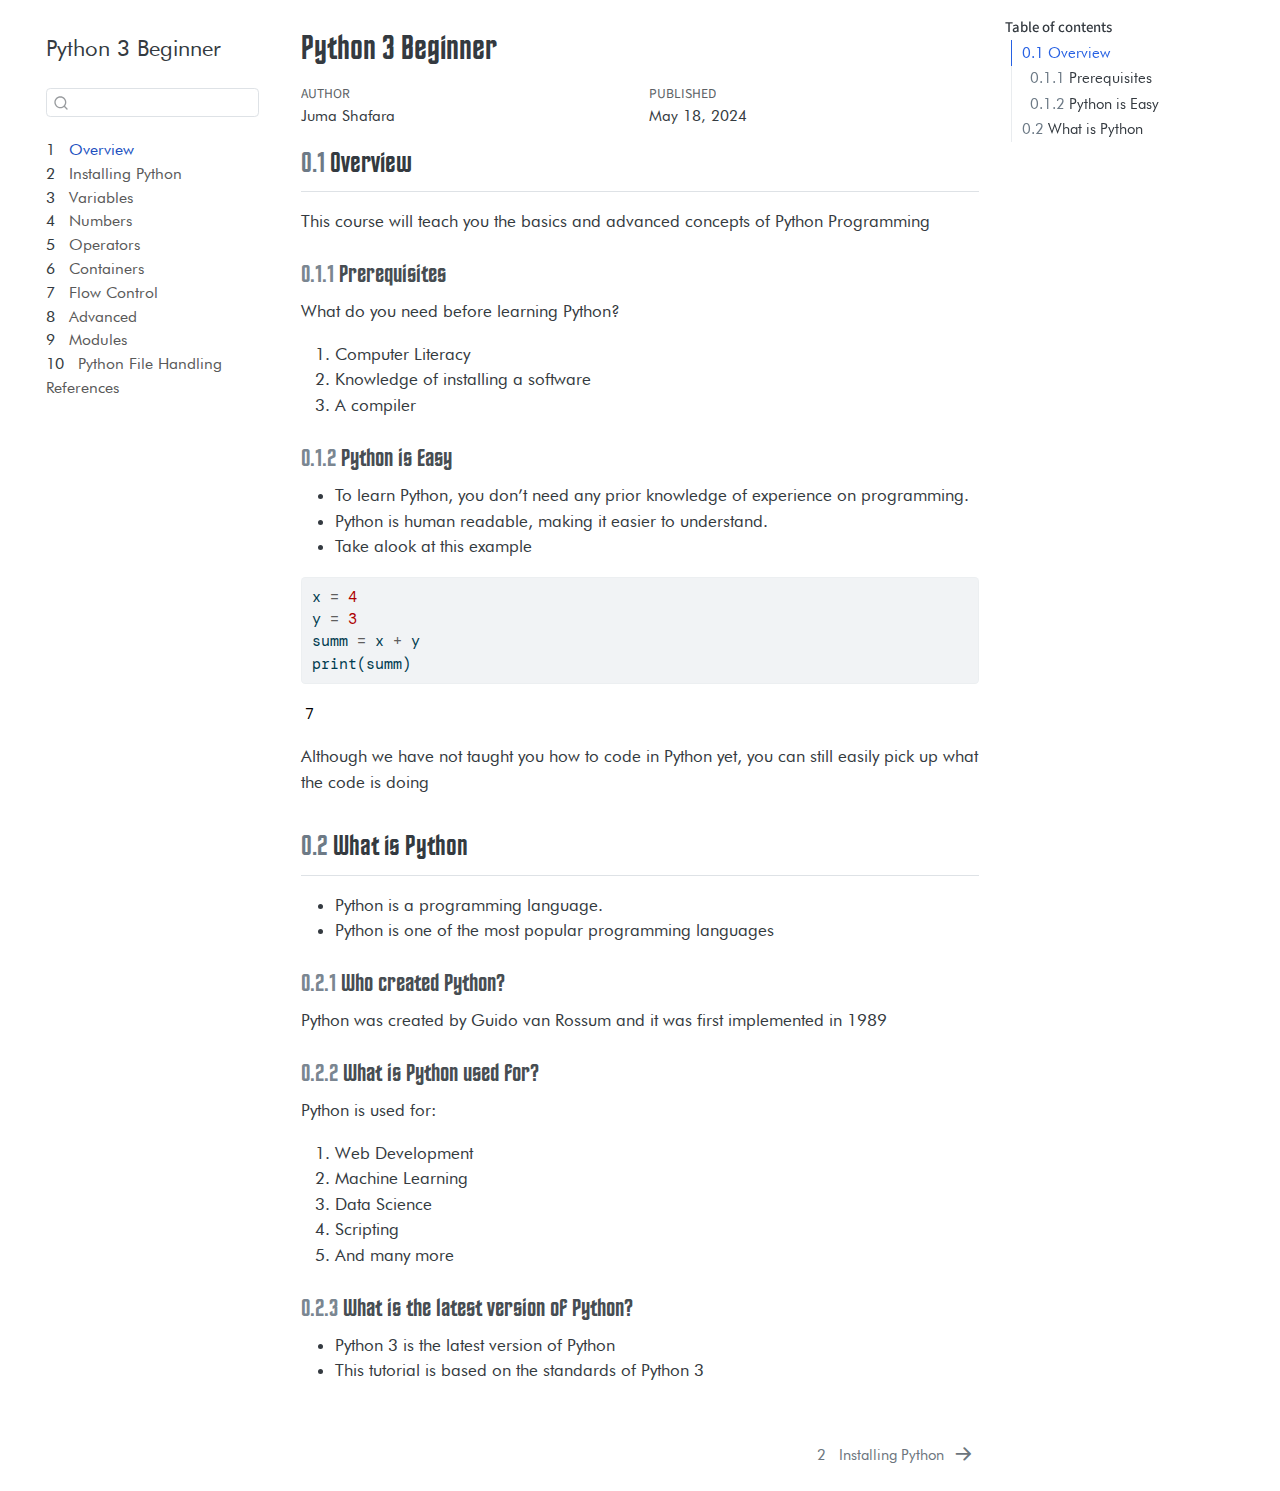
<file: index.html>
<!DOCTYPE html>
<html xmlns="http://www.w3.org/1999/xhtml" lang="en" xml:lang="en"><head>

<meta charset="utf-8">
<meta name="generator" content="quarto-1.4.554">

<meta name="viewport" content="width=device-width, initial-scale=1.0, user-scalable=yes">

<meta name="author" content="Juma Shafara">
<meta name="dcterms.date" content="2024-05-18">

<title>Python 3 Beginner</title>
<style>
code{white-space: pre-wrap;}
span.smallcaps{font-variant: small-caps;}
div.columns{display: flex; gap: min(4vw, 1.5em);}
div.column{flex: auto; overflow-x: auto;}
div.hanging-indent{margin-left: 1.5em; text-indent: -1.5em;}
ul.task-list{list-style: none;}
ul.task-list li input[type="checkbox"] {
  width: 0.8em;
  margin: 0 0.8em 0.2em -1em; /* quarto-specific, see https://github.com/quarto-dev/quarto-cli/issues/4556 */ 
  vertical-align: middle;
}
/* CSS for syntax highlighting */
pre > code.sourceCode { white-space: pre; position: relative; }
pre > code.sourceCode > span { line-height: 1.25; }
pre > code.sourceCode > span:empty { height: 1.2em; }
.sourceCode { overflow: visible; }
code.sourceCode > span { color: inherit; text-decoration: inherit; }
div.sourceCode { margin: 1em 0; }
pre.sourceCode { margin: 0; }
@media screen {
div.sourceCode { overflow: auto; }
}
@media print {
pre > code.sourceCode { white-space: pre-wrap; }
pre > code.sourceCode > span { text-indent: -5em; padding-left: 5em; }
}
pre.numberSource code
  { counter-reset: source-line 0; }
pre.numberSource code > span
  { position: relative; left: -4em; counter-increment: source-line; }
pre.numberSource code > span > a:first-child::before
  { content: counter(source-line);
    position: relative; left: -1em; text-align: right; vertical-align: baseline;
    border: none; display: inline-block;
    -webkit-touch-callout: none; -webkit-user-select: none;
    -khtml-user-select: none; -moz-user-select: none;
    -ms-user-select: none; user-select: none;
    padding: 0 4px; width: 4em;
  }
pre.numberSource { margin-left: 3em;  padding-left: 4px; }
div.sourceCode
  {   }
@media screen {
pre > code.sourceCode > span > a:first-child::before { text-decoration: underline; }
}
</style>


<script src="site_libs/quarto-nav/quarto-nav.js"></script>
<script src="site_libs/quarto-nav/headroom.min.js"></script>
<script src="site_libs/clipboard/clipboard.min.js"></script>
<script src="site_libs/quarto-search/autocomplete.umd.js"></script>
<script src="site_libs/quarto-search/fuse.min.js"></script>
<script src="site_libs/quarto-search/quarto-search.js"></script>
<meta name="quarto:offset" content="./">
<link href="./01_basics.html" rel="next">
<script src="site_libs/quarto-html/quarto.js"></script>
<script src="site_libs/quarto-html/popper.min.js"></script>
<script src="site_libs/quarto-html/tippy.umd.min.js"></script>
<script src="site_libs/quarto-html/anchor.min.js"></script>
<link href="site_libs/quarto-html/tippy.css" rel="stylesheet">
<link href="site_libs/quarto-html/quarto-syntax-highlighting.css" rel="stylesheet" id="quarto-text-highlighting-styles">
<script src="site_libs/bootstrap/bootstrap.min.js"></script>
<link href="site_libs/bootstrap/bootstrap-icons.css" rel="stylesheet">
<link href="site_libs/bootstrap/bootstrap.min.css" rel="stylesheet" id="quarto-bootstrap" data-mode="light">
<script id="quarto-search-options" type="application/json">{
  "location": "sidebar",
  "copy-button": false,
  "collapse-after": 3,
  "panel-placement": "start",
  "type": "textbox",
  "limit": 50,
  "keyboard-shortcut": [
    "f",
    "/",
    "s"
  ],
  "show-item-context": false,
  "language": {
    "search-no-results-text": "No results",
    "search-matching-documents-text": "matching documents",
    "search-copy-link-title": "Copy link to search",
    "search-hide-matches-text": "Hide additional matches",
    "search-more-match-text": "more match in this document",
    "search-more-matches-text": "more matches in this document",
    "search-clear-button-title": "Clear",
    "search-text-placeholder": "",
    "search-detached-cancel-button-title": "Cancel",
    "search-submit-button-title": "Submit",
    "search-label": "Search"
  }
}</script>


<link rel="stylesheet" href="styles.css">
</head>

<body class="nav-sidebar floating">

<div id="quarto-search-results"></div>
  <header id="quarto-header" class="headroom fixed-top">
  <nav class="quarto-secondary-nav">
    <div class="container-fluid d-flex">
      <button type="button" class="quarto-btn-toggle btn" data-bs-toggle="collapse" data-bs-target=".quarto-sidebar-collapse-item" aria-controls="quarto-sidebar" aria-expanded="false" aria-label="Toggle sidebar navigation" onclick="if (window.quartoToggleHeadroom) { window.quartoToggleHeadroom(); }">
        <i class="bi bi-layout-text-sidebar-reverse"></i>
      </button>
        <nav class="quarto-page-breadcrumbs" aria-label="breadcrumb"><ol class="breadcrumb"><li class="breadcrumb-item"><a href="./index.html"><span class="chapter-number">1</span>&nbsp; <span class="chapter-title">Overview</span></a></li></ol></nav>
        <a class="flex-grow-1" role="button" data-bs-toggle="collapse" data-bs-target=".quarto-sidebar-collapse-item" aria-controls="quarto-sidebar" aria-expanded="false" aria-label="Toggle sidebar navigation" onclick="if (window.quartoToggleHeadroom) { window.quartoToggleHeadroom(); }">      
        </a>
      <button type="button" class="btn quarto-search-button" aria-label="" onclick="window.quartoOpenSearch();">
        <i class="bi bi-search"></i>
      </button>
    </div>
  </nav>
</header>
<!-- content -->
<div id="quarto-content" class="quarto-container page-columns page-rows-contents page-layout-article">
<!-- sidebar -->
  <nav id="quarto-sidebar" class="sidebar collapse collapse-horizontal quarto-sidebar-collapse-item sidebar-navigation floating overflow-auto">
    <div class="pt-lg-2 mt-2 text-left sidebar-header">
    <div class="sidebar-title mb-0 py-0">
      <a href="./">Python 3 Beginner</a> 
    </div>
      </div>
        <div class="mt-2 flex-shrink-0 align-items-center">
        <div class="sidebar-search">
        <div id="quarto-search" class="" title="Search"></div>
        </div>
        </div>
    <div class="sidebar-menu-container"> 
    <ul class="list-unstyled mt-1">
        <li class="sidebar-item">
  <div class="sidebar-item-container"> 
  <a href="./index.html" class="sidebar-item-text sidebar-link active">
 <span class="menu-text"><span class="chapter-number">1</span>&nbsp; <span class="chapter-title">Overview</span></span></a>
  </div>
</li>
        <li class="sidebar-item">
  <div class="sidebar-item-container"> 
  <a href="./01_basics.html" class="sidebar-item-text sidebar-link">
 <span class="menu-text"><span class="chapter-number">2</span>&nbsp; <span class="chapter-title">Installing Python</span></span></a>
  </div>
</li>
        <li class="sidebar-item">
  <div class="sidebar-item-container"> 
  <a href="./02_variables.html" class="sidebar-item-text sidebar-link">
 <span class="menu-text"><span class="chapter-number">3</span>&nbsp; <span class="chapter-title">Variables</span></span></a>
  </div>
</li>
        <li class="sidebar-item">
  <div class="sidebar-item-container"> 
  <a href="./03_numbers.html" class="sidebar-item-text sidebar-link">
 <span class="menu-text"><span class="chapter-number">4</span>&nbsp; <span class="chapter-title">Numbers</span></span></a>
  </div>
</li>
        <li class="sidebar-item">
  <div class="sidebar-item-container"> 
  <a href="./04_operators.html" class="sidebar-item-text sidebar-link">
 <span class="menu-text"><span class="chapter-number">5</span>&nbsp; <span class="chapter-title">Operators</span></span></a>
  </div>
</li>
        <li class="sidebar-item">
  <div class="sidebar-item-container"> 
  <a href="./05_containers.html" class="sidebar-item-text sidebar-link">
 <span class="menu-text"><span class="chapter-number">6</span>&nbsp; <span class="chapter-title">Containers</span></span></a>
  </div>
</li>
        <li class="sidebar-item">
  <div class="sidebar-item-container"> 
  <a href="./06_flow_control.html" class="sidebar-item-text sidebar-link">
 <span class="menu-text"><span class="chapter-number">7</span>&nbsp; <span class="chapter-title">Flow Control</span></span></a>
  </div>
</li>
        <li class="sidebar-item">
  <div class="sidebar-item-container"> 
  <a href="./07_advanced.html" class="sidebar-item-text sidebar-link">
 <span class="menu-text"><span class="chapter-number">8</span>&nbsp; <span class="chapter-title">Advanced</span></span></a>
  </div>
</li>
        <li class="sidebar-item">
  <div class="sidebar-item-container"> 
  <a href="./08_modules.html" class="sidebar-item-text sidebar-link">
 <span class="menu-text"><span class="chapter-number">9</span>&nbsp; <span class="chapter-title">Modules</span></span></a>
  </div>
</li>
        <li class="sidebar-item">
  <div class="sidebar-item-container"> 
  <a href="./09_file_handling.html" class="sidebar-item-text sidebar-link">
 <span class="menu-text"><span class="chapter-number">10</span>&nbsp; <span class="chapter-title">Python File Handling</span></span></a>
  </div>
</li>
        <li class="sidebar-item">
  <div class="sidebar-item-container"> 
  <a href="./references.html" class="sidebar-item-text sidebar-link">
 <span class="menu-text">References</span></a>
  </div>
</li>
    </ul>
    </div>
</nav>
<div id="quarto-sidebar-glass" class="quarto-sidebar-collapse-item" data-bs-toggle="collapse" data-bs-target=".quarto-sidebar-collapse-item"></div>
<!-- margin-sidebar -->
    <div id="quarto-margin-sidebar" class="sidebar margin-sidebar">
        <nav id="TOC" role="doc-toc" class="toc-active">
    <h2 id="toc-title">Table of contents</h2>
   
  <ul>
  <li><a href="#overview" id="toc-overview" class="nav-link active" data-scroll-target="#overview"><span class="header-section-number">0.1</span> Overview</a>
  <ul class="collapse">
  <li><a href="#prerequisites" id="toc-prerequisites" class="nav-link" data-scroll-target="#prerequisites"><span class="header-section-number">0.1.1</span> Prerequisites</a></li>
  <li><a href="#python-is-easy" id="toc-python-is-easy" class="nav-link" data-scroll-target="#python-is-easy"><span class="header-section-number">0.1.2</span> Python is Easy</a></li>
  </ul></li>
  <li><a href="#what-is-python" id="toc-what-is-python" class="nav-link" data-scroll-target="#what-is-python"><span class="header-section-number">0.2</span> What is Python</a>
  <ul class="collapse">
  <li><a href="#who-created-python" id="toc-who-created-python" class="nav-link" data-scroll-target="#who-created-python"><span class="header-section-number">0.2.1</span> Who created Python?</a></li>
  <li><a href="#what-is-python-used-for" id="toc-what-is-python-used-for" class="nav-link" data-scroll-target="#what-is-python-used-for"><span class="header-section-number">0.2.2</span> What is Python used for?</a></li>
  <li><a href="#what-is-the-latest-version-of-python" id="toc-what-is-the-latest-version-of-python" class="nav-link" data-scroll-target="#what-is-the-latest-version-of-python"><span class="header-section-number">0.2.3</span> What is the latest version of Python?</a></li>
  </ul></li>
  </ul>
</nav>
    </div>
<!-- main -->
<main class="content" id="quarto-document-content">

<header id="title-block-header" class="quarto-title-block default">
<div class="quarto-title">
<h1 class="title">Python 3 Beginner</h1>
</div>



<div class="quarto-title-meta">

    <div>
    <div class="quarto-title-meta-heading">Author</div>
    <div class="quarto-title-meta-contents">
             <p>Juma Shafara </p>
          </div>
  </div>
    
    <div>
    <div class="quarto-title-meta-heading">Published</div>
    <div class="quarto-title-meta-contents">
      <p class="date">May 18, 2024</p>
    </div>
  </div>
  
    
  </div>
  


</header>


<section id="overview" class="level2" data-number="0.1">
<h2 data-number="0.1" class="anchored" data-anchor-id="overview"><span class="header-section-number">0.1</span> Overview</h2>
<p>This course will teach you the basics and advanced concepts of Python Programming</p>
<section id="prerequisites" class="level3" data-number="0.1.1">
<h3 data-number="0.1.1" class="anchored" data-anchor-id="prerequisites"><span class="header-section-number">0.1.1</span> Prerequisites</h3>
<p>What do you need before learning Python?</p>
<ol type="1">
<li>Computer Literacy</li>
<li>Knowledge of installing a software</li>
<li>A compiler</li>
</ol>
</section>
<section id="python-is-easy" class="level3" data-number="0.1.2">
<h3 data-number="0.1.2" class="anchored" data-anchor-id="python-is-easy"><span class="header-section-number">0.1.2</span> Python is Easy</h3>
<ul>
<li>To learn Python, you don’t need any prior knowledge of experience on programming.</li>
<li>Python is human readable, making it easier to understand.</li>
<li>Take alook at this example</li>
</ul>
<div class="sourceCode" id="cb1"><pre class="sourceCode python code-with-copy"><code class="sourceCode python"><span id="cb1-1"><a href="#cb1-1" aria-hidden="true" tabindex="-1"></a>x <span class="op">=</span> <span class="dv">4</span></span>
<span id="cb1-2"><a href="#cb1-2" aria-hidden="true" tabindex="-1"></a>y <span class="op">=</span> <span class="dv">3</span></span>
<span id="cb1-3"><a href="#cb1-3" aria-hidden="true" tabindex="-1"></a>summ <span class="op">=</span> x <span class="op">+</span> y</span>
<span id="cb1-4"><a href="#cb1-4" aria-hidden="true" tabindex="-1"></a><span class="bu">print</span>(summ)</span></code><button title="Copy to Clipboard" class="code-copy-button"><i class="bi"></i></button></pre></div>
<pre><code>7</code></pre>
<p>Although we have not taught you how to code in Python yet, you can still easily pick up what the code is doing</p>
</section>
</section>
<section id="what-is-python" class="level2" data-number="0.2">
<h2 data-number="0.2" class="anchored" data-anchor-id="what-is-python"><span class="header-section-number">0.2</span> What is Python</h2>
<ul>
<li>Python is a programming language.</li>
<li>Python is one of the most popular programming languages</li>
</ul>
<section id="who-created-python" class="level3" data-number="0.2.1">
<h3 data-number="0.2.1" class="anchored" data-anchor-id="who-created-python"><span class="header-section-number">0.2.1</span> Who created Python?</h3>
<p>Python was created by Guido van Rossum and it was first implemented in 1989</p>
</section>
<section id="what-is-python-used-for" class="level3" data-number="0.2.2">
<h3 data-number="0.2.2" class="anchored" data-anchor-id="what-is-python-used-for"><span class="header-section-number">0.2.2</span> What is Python used for?</h3>
<p>Python is used for:</p>
<ol type="1">
<li>Web Development</li>
<li>Machine Learning</li>
<li>Data Science</li>
<li>Scripting</li>
<li>And many more</li>
</ol>
</section>
<section id="what-is-the-latest-version-of-python" class="level3" data-number="0.2.3">
<h3 data-number="0.2.3" class="anchored" data-anchor-id="what-is-the-latest-version-of-python"><span class="header-section-number">0.2.3</span> What is the latest version of Python?</h3>
<ul>
<li>Python 3 is the latest version of Python</li>
<li>This tutorial is based on the standards of Python 3</li>
</ul>


</section>
</section>

</main> <!-- /main -->
<script id="quarto-html-after-body" type="application/javascript">
window.document.addEventListener("DOMContentLoaded", function (event) {
  const toggleBodyColorMode = (bsSheetEl) => {
    const mode = bsSheetEl.getAttribute("data-mode");
    const bodyEl = window.document.querySelector("body");
    if (mode === "dark") {
      bodyEl.classList.add("quarto-dark");
      bodyEl.classList.remove("quarto-light");
    } else {
      bodyEl.classList.add("quarto-light");
      bodyEl.classList.remove("quarto-dark");
    }
  }
  const toggleBodyColorPrimary = () => {
    const bsSheetEl = window.document.querySelector("link#quarto-bootstrap");
    if (bsSheetEl) {
      toggleBodyColorMode(bsSheetEl);
    }
  }
  toggleBodyColorPrimary();  
  const icon = "";
  const anchorJS = new window.AnchorJS();
  anchorJS.options = {
    placement: 'right',
    icon: icon
  };
  anchorJS.add('.anchored');
  const isCodeAnnotation = (el) => {
    for (const clz of el.classList) {
      if (clz.startsWith('code-annotation-')) {                     
        return true;
      }
    }
    return false;
  }
  const clipboard = new window.ClipboardJS('.code-copy-button', {
    text: function(trigger) {
      const codeEl = trigger.previousElementSibling.cloneNode(true);
      for (const childEl of codeEl.children) {
        if (isCodeAnnotation(childEl)) {
          childEl.remove();
        }
      }
      return codeEl.innerText;
    }
  });
  clipboard.on('success', function(e) {
    // button target
    const button = e.trigger;
    // don't keep focus
    button.blur();
    // flash "checked"
    button.classList.add('code-copy-button-checked');
    var currentTitle = button.getAttribute("title");
    button.setAttribute("title", "Copied!");
    let tooltip;
    if (window.bootstrap) {
      button.setAttribute("data-bs-toggle", "tooltip");
      button.setAttribute("data-bs-placement", "left");
      button.setAttribute("data-bs-title", "Copied!");
      tooltip = new bootstrap.Tooltip(button, 
        { trigger: "manual", 
          customClass: "code-copy-button-tooltip",
          offset: [0, -8]});
      tooltip.show();    
    }
    setTimeout(function() {
      if (tooltip) {
        tooltip.hide();
        button.removeAttribute("data-bs-title");
        button.removeAttribute("data-bs-toggle");
        button.removeAttribute("data-bs-placement");
      }
      button.setAttribute("title", currentTitle);
      button.classList.remove('code-copy-button-checked');
    }, 1000);
    // clear code selection
    e.clearSelection();
  });
    var localhostRegex = new RegExp(/^(?:http|https):\/\/localhost\:?[0-9]*\//);
    var mailtoRegex = new RegExp(/^mailto:/);
      var filterRegex = new RegExp('/' + window.location.host + '/');
    var isInternal = (href) => {
        return filterRegex.test(href) || localhostRegex.test(href) || mailtoRegex.test(href);
    }
    // Inspect non-navigation links and adorn them if external
 	var links = window.document.querySelectorAll('a[href]:not(.nav-link):not(.navbar-brand):not(.toc-action):not(.sidebar-link):not(.sidebar-item-toggle):not(.pagination-link):not(.no-external):not([aria-hidden]):not(.dropdown-item):not(.quarto-navigation-tool)');
    for (var i=0; i<links.length; i++) {
      const link = links[i];
      if (!isInternal(link.href)) {
        // undo the damage that might have been done by quarto-nav.js in the case of
        // links that we want to consider external
        if (link.dataset.originalHref !== undefined) {
          link.href = link.dataset.originalHref;
        }
      }
    }
  function tippyHover(el, contentFn, onTriggerFn, onUntriggerFn) {
    const config = {
      allowHTML: true,
      maxWidth: 500,
      delay: 100,
      arrow: false,
      appendTo: function(el) {
          return el.parentElement;
      },
      interactive: true,
      interactiveBorder: 10,
      theme: 'quarto',
      placement: 'bottom-start',
    };
    if (contentFn) {
      config.content = contentFn;
    }
    if (onTriggerFn) {
      config.onTrigger = onTriggerFn;
    }
    if (onUntriggerFn) {
      config.onUntrigger = onUntriggerFn;
    }
    window.tippy(el, config); 
  }
  const noterefs = window.document.querySelectorAll('a[role="doc-noteref"]');
  for (var i=0; i<noterefs.length; i++) {
    const ref = noterefs[i];
    tippyHover(ref, function() {
      // use id or data attribute instead here
      let href = ref.getAttribute('data-footnote-href') || ref.getAttribute('href');
      try { href = new URL(href).hash; } catch {}
      const id = href.replace(/^#\/?/, "");
      const note = window.document.getElementById(id);
      if (note) {
        return note.innerHTML;
      } else {
        return "";
      }
    });
  }
  const xrefs = window.document.querySelectorAll('a.quarto-xref');
  const processXRef = (id, note) => {
    // Strip column container classes
    const stripColumnClz = (el) => {
      el.classList.remove("page-full", "page-columns");
      if (el.children) {
        for (const child of el.children) {
          stripColumnClz(child);
        }
      }
    }
    stripColumnClz(note)
    if (id === null || id.startsWith('sec-')) {
      // Special case sections, only their first couple elements
      const container = document.createElement("div");
      if (note.children && note.children.length > 2) {
        container.appendChild(note.children[0].cloneNode(true));
        for (let i = 1; i < note.children.length; i++) {
          const child = note.children[i];
          if (child.tagName === "P" && child.innerText === "") {
            continue;
          } else {
            container.appendChild(child.cloneNode(true));
            break;
          }
        }
        if (window.Quarto?.typesetMath) {
          window.Quarto.typesetMath(container);
        }
        return container.innerHTML
      } else {
        if (window.Quarto?.typesetMath) {
          window.Quarto.typesetMath(note);
        }
        return note.innerHTML;
      }
    } else {
      // Remove any anchor links if they are present
      const anchorLink = note.querySelector('a.anchorjs-link');
      if (anchorLink) {
        anchorLink.remove();
      }
      if (window.Quarto?.typesetMath) {
        window.Quarto.typesetMath(note);
      }
      // TODO in 1.5, we should make sure this works without a callout special case
      if (note.classList.contains("callout")) {
        return note.outerHTML;
      } else {
        return note.innerHTML;
      }
    }
  }
  for (var i=0; i<xrefs.length; i++) {
    const xref = xrefs[i];
    tippyHover(xref, undefined, function(instance) {
      instance.disable();
      let url = xref.getAttribute('href');
      let hash = undefined; 
      if (url.startsWith('#')) {
        hash = url;
      } else {
        try { hash = new URL(url).hash; } catch {}
      }
      if (hash) {
        const id = hash.replace(/^#\/?/, "");
        const note = window.document.getElementById(id);
        if (note !== null) {
          try {
            const html = processXRef(id, note.cloneNode(true));
            instance.setContent(html);
          } finally {
            instance.enable();
            instance.show();
          }
        } else {
          // See if we can fetch this
          fetch(url.split('#')[0])
          .then(res => res.text())
          .then(html => {
            const parser = new DOMParser();
            const htmlDoc = parser.parseFromString(html, "text/html");
            const note = htmlDoc.getElementById(id);
            if (note !== null) {
              const html = processXRef(id, note);
              instance.setContent(html);
            } 
          }).finally(() => {
            instance.enable();
            instance.show();
          });
        }
      } else {
        // See if we can fetch a full url (with no hash to target)
        // This is a special case and we should probably do some content thinning / targeting
        fetch(url)
        .then(res => res.text())
        .then(html => {
          const parser = new DOMParser();
          const htmlDoc = parser.parseFromString(html, "text/html");
          const note = htmlDoc.querySelector('main.content');
          if (note !== null) {
            // This should only happen for chapter cross references
            // (since there is no id in the URL)
            // remove the first header
            if (note.children.length > 0 && note.children[0].tagName === "HEADER") {
              note.children[0].remove();
            }
            const html = processXRef(null, note);
            instance.setContent(html);
          } 
        }).finally(() => {
          instance.enable();
          instance.show();
        });
      }
    }, function(instance) {
    });
  }
      let selectedAnnoteEl;
      const selectorForAnnotation = ( cell, annotation) => {
        let cellAttr = 'data-code-cell="' + cell + '"';
        let lineAttr = 'data-code-annotation="' +  annotation + '"';
        const selector = 'span[' + cellAttr + '][' + lineAttr + ']';
        return selector;
      }
      const selectCodeLines = (annoteEl) => {
        const doc = window.document;
        const targetCell = annoteEl.getAttribute("data-target-cell");
        const targetAnnotation = annoteEl.getAttribute("data-target-annotation");
        const annoteSpan = window.document.querySelector(selectorForAnnotation(targetCell, targetAnnotation));
        const lines = annoteSpan.getAttribute("data-code-lines").split(",");
        const lineIds = lines.map((line) => {
          return targetCell + "-" + line;
        })
        let top = null;
        let height = null;
        let parent = null;
        if (lineIds.length > 0) {
            //compute the position of the single el (top and bottom and make a div)
            const el = window.document.getElementById(lineIds[0]);
            top = el.offsetTop;
            height = el.offsetHeight;
            parent = el.parentElement.parentElement;
          if (lineIds.length > 1) {
            const lastEl = window.document.getElementById(lineIds[lineIds.length - 1]);
            const bottom = lastEl.offsetTop + lastEl.offsetHeight;
            height = bottom - top;
          }
          if (top !== null && height !== null && parent !== null) {
            // cook up a div (if necessary) and position it 
            let div = window.document.getElementById("code-annotation-line-highlight");
            if (div === null) {
              div = window.document.createElement("div");
              div.setAttribute("id", "code-annotation-line-highlight");
              div.style.position = 'absolute';
              parent.appendChild(div);
            }
            div.style.top = top - 2 + "px";
            div.style.height = height + 4 + "px";
            div.style.left = 0;
            let gutterDiv = window.document.getElementById("code-annotation-line-highlight-gutter");
            if (gutterDiv === null) {
              gutterDiv = window.document.createElement("div");
              gutterDiv.setAttribute("id", "code-annotation-line-highlight-gutter");
              gutterDiv.style.position = 'absolute';
              const codeCell = window.document.getElementById(targetCell);
              const gutter = codeCell.querySelector('.code-annotation-gutter');
              gutter.appendChild(gutterDiv);
            }
            gutterDiv.style.top = top - 2 + "px";
            gutterDiv.style.height = height + 4 + "px";
          }
          selectedAnnoteEl = annoteEl;
        }
      };
      const unselectCodeLines = () => {
        const elementsIds = ["code-annotation-line-highlight", "code-annotation-line-highlight-gutter"];
        elementsIds.forEach((elId) => {
          const div = window.document.getElementById(elId);
          if (div) {
            div.remove();
          }
        });
        selectedAnnoteEl = undefined;
      };
        // Handle positioning of the toggle
    window.addEventListener(
      "resize",
      throttle(() => {
        elRect = undefined;
        if (selectedAnnoteEl) {
          selectCodeLines(selectedAnnoteEl);
        }
      }, 10)
    );
    function throttle(fn, ms) {
    let throttle = false;
    let timer;
      return (...args) => {
        if(!throttle) { // first call gets through
            fn.apply(this, args);
            throttle = true;
        } else { // all the others get throttled
            if(timer) clearTimeout(timer); // cancel #2
            timer = setTimeout(() => {
              fn.apply(this, args);
              timer = throttle = false;
            }, ms);
        }
      };
    }
      // Attach click handler to the DT
      const annoteDls = window.document.querySelectorAll('dt[data-target-cell]');
      for (const annoteDlNode of annoteDls) {
        annoteDlNode.addEventListener('click', (event) => {
          const clickedEl = event.target;
          if (clickedEl !== selectedAnnoteEl) {
            unselectCodeLines();
            const activeEl = window.document.querySelector('dt[data-target-cell].code-annotation-active');
            if (activeEl) {
              activeEl.classList.remove('code-annotation-active');
            }
            selectCodeLines(clickedEl);
            clickedEl.classList.add('code-annotation-active');
          } else {
            // Unselect the line
            unselectCodeLines();
            clickedEl.classList.remove('code-annotation-active');
          }
        });
      }
  const findCites = (el) => {
    const parentEl = el.parentElement;
    if (parentEl) {
      const cites = parentEl.dataset.cites;
      if (cites) {
        return {
          el,
          cites: cites.split(' ')
        };
      } else {
        return findCites(el.parentElement)
      }
    } else {
      return undefined;
    }
  };
  var bibliorefs = window.document.querySelectorAll('a[role="doc-biblioref"]');
  for (var i=0; i<bibliorefs.length; i++) {
    const ref = bibliorefs[i];
    const citeInfo = findCites(ref);
    if (citeInfo) {
      tippyHover(citeInfo.el, function() {
        var popup = window.document.createElement('div');
        citeInfo.cites.forEach(function(cite) {
          var citeDiv = window.document.createElement('div');
          citeDiv.classList.add('hanging-indent');
          citeDiv.classList.add('csl-entry');
          var biblioDiv = window.document.getElementById('ref-' + cite);
          if (biblioDiv) {
            citeDiv.innerHTML = biblioDiv.innerHTML;
          }
          popup.appendChild(citeDiv);
        });
        return popup.innerHTML;
      });
    }
  }
});
</script>
<nav class="page-navigation">
  <div class="nav-page nav-page-previous">
  </div>
  <div class="nav-page nav-page-next">
      <a href="./01_basics.html" class="pagination-link" aria-label="Installing Python">
        <span class="nav-page-text"><span class="chapter-number">2</span>&nbsp; <span class="chapter-title">Installing Python</span></span> <i class="bi bi-arrow-right-short"></i>
      </a>
  </div>
</nav>
</div> <!-- /content -->




</body></html>
</file>
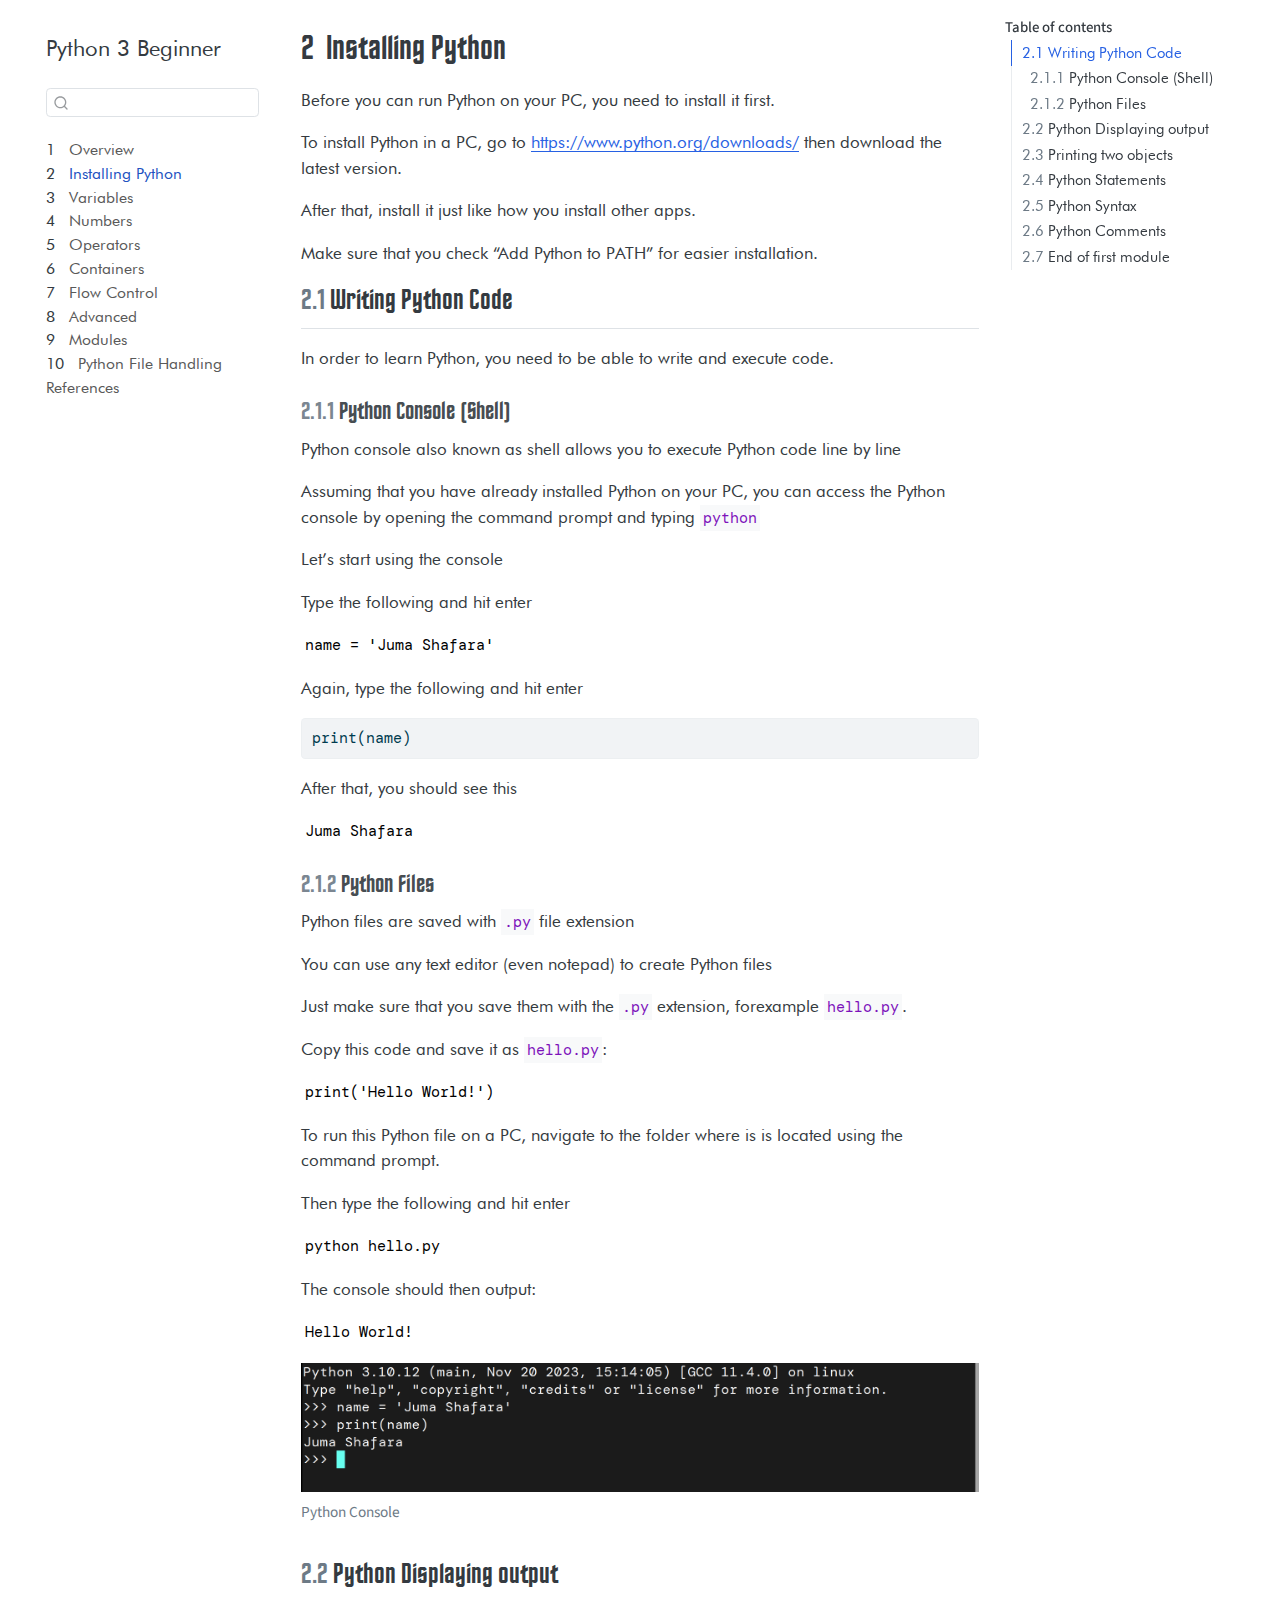
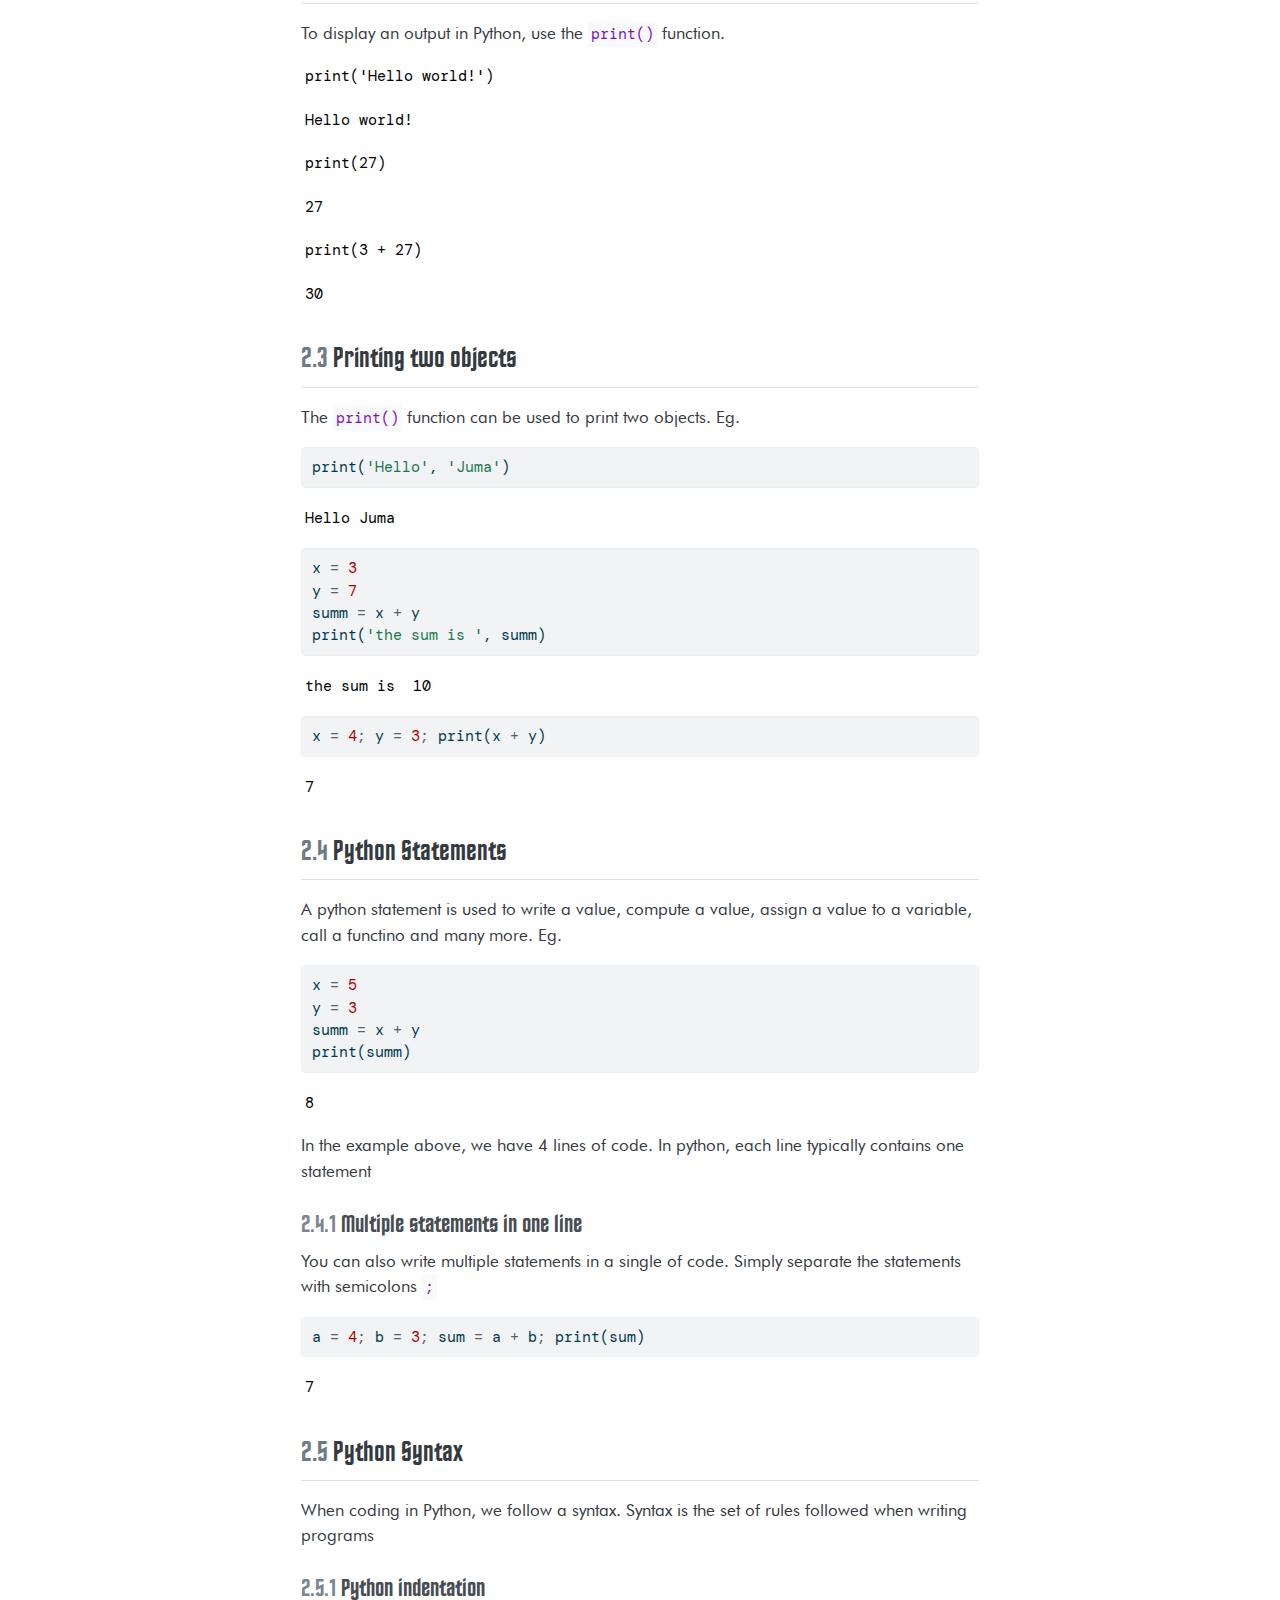
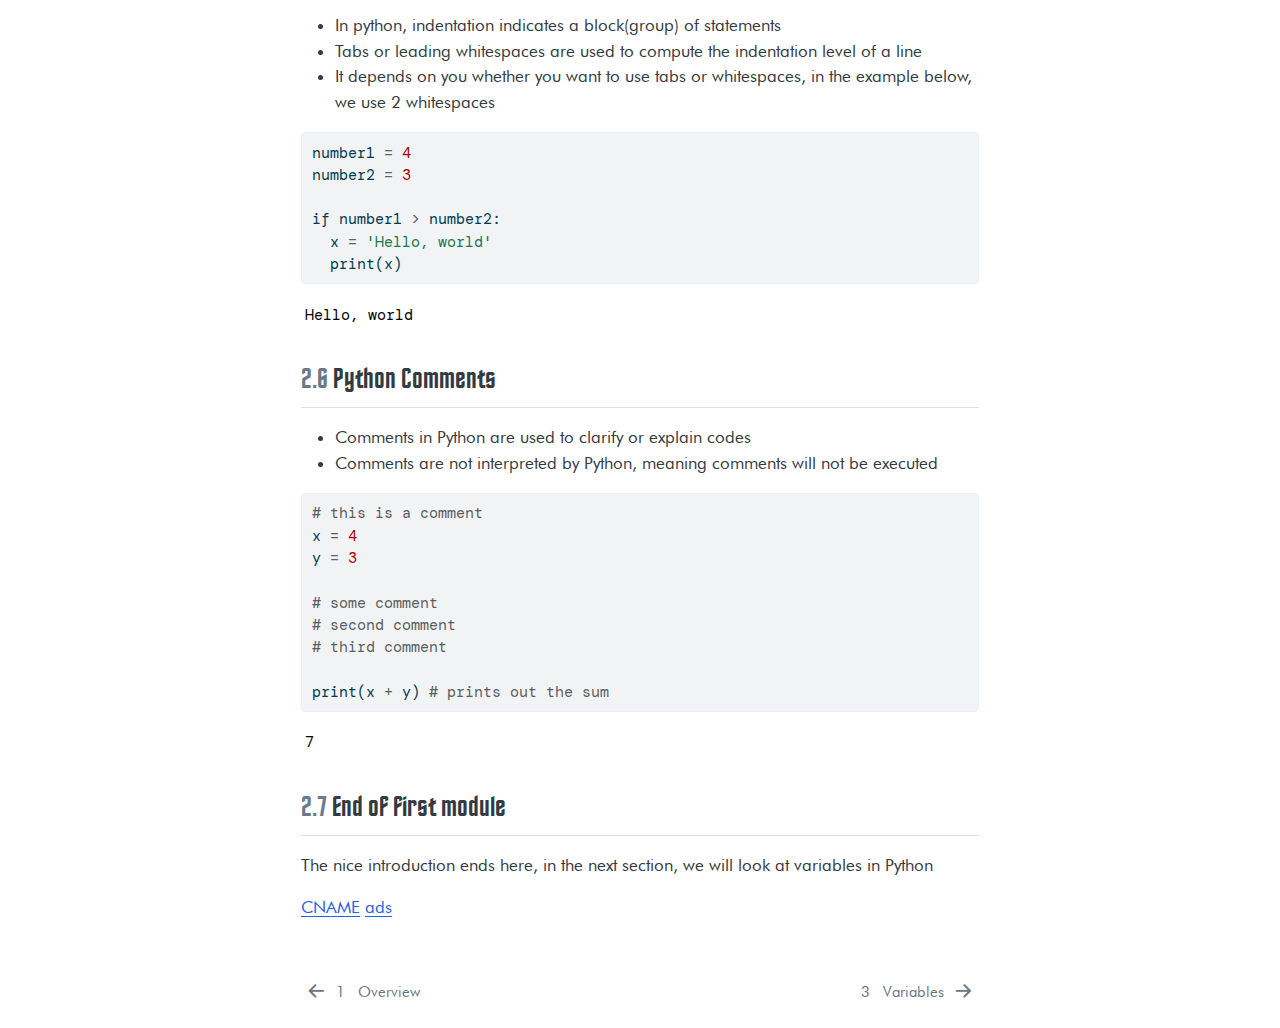
<file: 01_basics.html>
<!DOCTYPE html>
<html xmlns="http://www.w3.org/1999/xhtml" lang="en" xml:lang="en"><head>

<meta charset="utf-8">
<meta name="generator" content="quarto-1.4.554">

<meta name="viewport" content="width=device-width, initial-scale=1.0, user-scalable=yes">


<title>Python 3 Beginner - 2&nbsp; Installing Python</title>
<style>
code{white-space: pre-wrap;}
span.smallcaps{font-variant: small-caps;}
div.columns{display: flex; gap: min(4vw, 1.5em);}
div.column{flex: auto; overflow-x: auto;}
div.hanging-indent{margin-left: 1.5em; text-indent: -1.5em;}
ul.task-list{list-style: none;}
ul.task-list li input[type="checkbox"] {
  width: 0.8em;
  margin: 0 0.8em 0.2em -1em; /* quarto-specific, see https://github.com/quarto-dev/quarto-cli/issues/4556 */ 
  vertical-align: middle;
}
/* CSS for syntax highlighting */
pre > code.sourceCode { white-space: pre; position: relative; }
pre > code.sourceCode > span { line-height: 1.25; }
pre > code.sourceCode > span:empty { height: 1.2em; }
.sourceCode { overflow: visible; }
code.sourceCode > span { color: inherit; text-decoration: inherit; }
div.sourceCode { margin: 1em 0; }
pre.sourceCode { margin: 0; }
@media screen {
div.sourceCode { overflow: auto; }
}
@media print {
pre > code.sourceCode { white-space: pre-wrap; }
pre > code.sourceCode > span { text-indent: -5em; padding-left: 5em; }
}
pre.numberSource code
  { counter-reset: source-line 0; }
pre.numberSource code > span
  { position: relative; left: -4em; counter-increment: source-line; }
pre.numberSource code > span > a:first-child::before
  { content: counter(source-line);
    position: relative; left: -1em; text-align: right; vertical-align: baseline;
    border: none; display: inline-block;
    -webkit-touch-callout: none; -webkit-user-select: none;
    -khtml-user-select: none; -moz-user-select: none;
    -ms-user-select: none; user-select: none;
    padding: 0 4px; width: 4em;
  }
pre.numberSource { margin-left: 3em;  padding-left: 4px; }
div.sourceCode
  {   }
@media screen {
pre > code.sourceCode > span > a:first-child::before { text-decoration: underline; }
}
</style>


<script src="site_libs/quarto-nav/quarto-nav.js"></script>
<script src="site_libs/quarto-nav/headroom.min.js"></script>
<script src="site_libs/clipboard/clipboard.min.js"></script>
<script src="site_libs/quarto-search/autocomplete.umd.js"></script>
<script src="site_libs/quarto-search/fuse.min.js"></script>
<script src="site_libs/quarto-search/quarto-search.js"></script>
<meta name="quarto:offset" content="./">
<link href="./02_variables.html" rel="next">
<link href="./index.html" rel="prev">
<script src="site_libs/quarto-html/quarto.js"></script>
<script src="site_libs/quarto-html/popper.min.js"></script>
<script src="site_libs/quarto-html/tippy.umd.min.js"></script>
<script src="site_libs/quarto-html/anchor.min.js"></script>
<link href="site_libs/quarto-html/tippy.css" rel="stylesheet">
<link href="site_libs/quarto-html/quarto-syntax-highlighting.css" rel="stylesheet" id="quarto-text-highlighting-styles">
<script src="site_libs/bootstrap/bootstrap.min.js"></script>
<link href="site_libs/bootstrap/bootstrap-icons.css" rel="stylesheet">
<link href="site_libs/bootstrap/bootstrap.min.css" rel="stylesheet" id="quarto-bootstrap" data-mode="light">
<script id="quarto-search-options" type="application/json">{
  "location": "sidebar",
  "copy-button": false,
  "collapse-after": 3,
  "panel-placement": "start",
  "type": "textbox",
  "limit": 50,
  "keyboard-shortcut": [
    "f",
    "/",
    "s"
  ],
  "show-item-context": false,
  "language": {
    "search-no-results-text": "No results",
    "search-matching-documents-text": "matching documents",
    "search-copy-link-title": "Copy link to search",
    "search-hide-matches-text": "Hide additional matches",
    "search-more-match-text": "more match in this document",
    "search-more-matches-text": "more matches in this document",
    "search-clear-button-title": "Clear",
    "search-text-placeholder": "",
    "search-detached-cancel-button-title": "Cancel",
    "search-submit-button-title": "Submit",
    "search-label": "Search"
  }
}</script>


<link rel="stylesheet" href="styles.css">
</head>

<body class="nav-sidebar floating">

<div id="quarto-search-results"></div>
  <header id="quarto-header" class="headroom fixed-top">
  <nav class="quarto-secondary-nav">
    <div class="container-fluid d-flex">
      <button type="button" class="quarto-btn-toggle btn" data-bs-toggle="collapse" data-bs-target=".quarto-sidebar-collapse-item" aria-controls="quarto-sidebar" aria-expanded="false" aria-label="Toggle sidebar navigation" onclick="if (window.quartoToggleHeadroom) { window.quartoToggleHeadroom(); }">
        <i class="bi bi-layout-text-sidebar-reverse"></i>
      </button>
        <nav class="quarto-page-breadcrumbs" aria-label="breadcrumb"><ol class="breadcrumb"><li class="breadcrumb-item"><a href="./01_basics.html"><span class="chapter-number">2</span>&nbsp; <span class="chapter-title">Installing Python</span></a></li></ol></nav>
        <a class="flex-grow-1" role="button" data-bs-toggle="collapse" data-bs-target=".quarto-sidebar-collapse-item" aria-controls="quarto-sidebar" aria-expanded="false" aria-label="Toggle sidebar navigation" onclick="if (window.quartoToggleHeadroom) { window.quartoToggleHeadroom(); }">      
        </a>
      <button type="button" class="btn quarto-search-button" aria-label="" onclick="window.quartoOpenSearch();">
        <i class="bi bi-search"></i>
      </button>
    </div>
  </nav>
</header>
<!-- content -->
<div id="quarto-content" class="quarto-container page-columns page-rows-contents page-layout-article">
<!-- sidebar -->
  <nav id="quarto-sidebar" class="sidebar collapse collapse-horizontal quarto-sidebar-collapse-item sidebar-navigation floating overflow-auto">
    <div class="pt-lg-2 mt-2 text-left sidebar-header">
    <div class="sidebar-title mb-0 py-0">
      <a href="./">Python 3 Beginner</a> 
    </div>
      </div>
        <div class="mt-2 flex-shrink-0 align-items-center">
        <div class="sidebar-search">
        <div id="quarto-search" class="" title="Search"></div>
        </div>
        </div>
    <div class="sidebar-menu-container"> 
    <ul class="list-unstyled mt-1">
        <li class="sidebar-item">
  <div class="sidebar-item-container"> 
  <a href="./index.html" class="sidebar-item-text sidebar-link">
 <span class="menu-text"><span class="chapter-number">1</span>&nbsp; <span class="chapter-title">Overview</span></span></a>
  </div>
</li>
        <li class="sidebar-item">
  <div class="sidebar-item-container"> 
  <a href="./01_basics.html" class="sidebar-item-text sidebar-link active">
 <span class="menu-text"><span class="chapter-number">2</span>&nbsp; <span class="chapter-title">Installing Python</span></span></a>
  </div>
</li>
        <li class="sidebar-item">
  <div class="sidebar-item-container"> 
  <a href="./02_variables.html" class="sidebar-item-text sidebar-link">
 <span class="menu-text"><span class="chapter-number">3</span>&nbsp; <span class="chapter-title">Variables</span></span></a>
  </div>
</li>
        <li class="sidebar-item">
  <div class="sidebar-item-container"> 
  <a href="./03_numbers.html" class="sidebar-item-text sidebar-link">
 <span class="menu-text"><span class="chapter-number">4</span>&nbsp; <span class="chapter-title">Numbers</span></span></a>
  </div>
</li>
        <li class="sidebar-item">
  <div class="sidebar-item-container"> 
  <a href="./04_operators.html" class="sidebar-item-text sidebar-link">
 <span class="menu-text"><span class="chapter-number">5</span>&nbsp; <span class="chapter-title">Operators</span></span></a>
  </div>
</li>
        <li class="sidebar-item">
  <div class="sidebar-item-container"> 
  <a href="./05_containers.html" class="sidebar-item-text sidebar-link">
 <span class="menu-text"><span class="chapter-number">6</span>&nbsp; <span class="chapter-title">Containers</span></span></a>
  </div>
</li>
        <li class="sidebar-item">
  <div class="sidebar-item-container"> 
  <a href="./06_flow_control.html" class="sidebar-item-text sidebar-link">
 <span class="menu-text"><span class="chapter-number">7</span>&nbsp; <span class="chapter-title">Flow Control</span></span></a>
  </div>
</li>
        <li class="sidebar-item">
  <div class="sidebar-item-container"> 
  <a href="./07_advanced.html" class="sidebar-item-text sidebar-link">
 <span class="menu-text"><span class="chapter-number">8</span>&nbsp; <span class="chapter-title">Advanced</span></span></a>
  </div>
</li>
        <li class="sidebar-item">
  <div class="sidebar-item-container"> 
  <a href="./08_modules.html" class="sidebar-item-text sidebar-link">
 <span class="menu-text"><span class="chapter-number">9</span>&nbsp; <span class="chapter-title">Modules</span></span></a>
  </div>
</li>
        <li class="sidebar-item">
  <div class="sidebar-item-container"> 
  <a href="./09_file_handling.html" class="sidebar-item-text sidebar-link">
 <span class="menu-text"><span class="chapter-number">10</span>&nbsp; <span class="chapter-title">Python File Handling</span></span></a>
  </div>
</li>
        <li class="sidebar-item">
  <div class="sidebar-item-container"> 
  <a href="./references.html" class="sidebar-item-text sidebar-link">
 <span class="menu-text">References</span></a>
  </div>
</li>
    </ul>
    </div>
</nav>
<div id="quarto-sidebar-glass" class="quarto-sidebar-collapse-item" data-bs-toggle="collapse" data-bs-target=".quarto-sidebar-collapse-item"></div>
<!-- margin-sidebar -->
    <div id="quarto-margin-sidebar" class="sidebar margin-sidebar">
        <nav id="TOC" role="doc-toc" class="toc-active">
    <h2 id="toc-title">Table of contents</h2>
   
  <ul>
  <li><a href="#writing-python-code" id="toc-writing-python-code" class="nav-link active" data-scroll-target="#writing-python-code"><span class="header-section-number">2.1</span> Writing Python Code</a>
  <ul class="collapse">
  <li><a href="#python-console-shell" id="toc-python-console-shell" class="nav-link" data-scroll-target="#python-console-shell"><span class="header-section-number">2.1.1</span> Python Console (Shell)</a></li>
  <li><a href="#python-files" id="toc-python-files" class="nav-link" data-scroll-target="#python-files"><span class="header-section-number">2.1.2</span> Python Files</a></li>
  </ul></li>
  <li><a href="#python-displaying-output" id="toc-python-displaying-output" class="nav-link" data-scroll-target="#python-displaying-output"><span class="header-section-number">2.2</span> Python Displaying output</a></li>
  <li><a href="#printing-two-objects" id="toc-printing-two-objects" class="nav-link" data-scroll-target="#printing-two-objects"><span class="header-section-number">2.3</span> Printing two objects</a></li>
  <li><a href="#python-statements" id="toc-python-statements" class="nav-link" data-scroll-target="#python-statements"><span class="header-section-number">2.4</span> Python Statements</a>
  <ul class="collapse">
  <li><a href="#multiple-statements-in-one-line" id="toc-multiple-statements-in-one-line" class="nav-link" data-scroll-target="#multiple-statements-in-one-line"><span class="header-section-number">2.4.1</span> Multiple statements in one line</a></li>
  </ul></li>
  <li><a href="#python-syntax" id="toc-python-syntax" class="nav-link" data-scroll-target="#python-syntax"><span class="header-section-number">2.5</span> Python Syntax</a>
  <ul class="collapse">
  <li><a href="#python-indentation" id="toc-python-indentation" class="nav-link" data-scroll-target="#python-indentation"><span class="header-section-number">2.5.1</span> Python indentation</a></li>
  </ul></li>
  <li><a href="#python-comments" id="toc-python-comments" class="nav-link" data-scroll-target="#python-comments"><span class="header-section-number">2.6</span> Python Comments</a></li>
  <li><a href="#end-of-first-module" id="toc-end-of-first-module" class="nav-link" data-scroll-target="#end-of-first-module"><span class="header-section-number">2.7</span> End of first module</a></li>
  </ul>
</nav>
    </div>
<!-- main -->
<main class="content" id="quarto-document-content">

<header id="title-block-header" class="quarto-title-block default">
<div class="quarto-title">
<h1 class="title"><span class="chapter-number">2</span>&nbsp; <span class="chapter-title">Installing Python</span></h1>
</div>



<div class="quarto-title-meta">

    
  
    
  </div>
  


</header>


<p>Before you can run Python on your PC, you need to install it first.</p>
<p>To install Python in a PC, go to <a href="https://www.python.org/downloads/">https://www.python.org/downloads/</a> then download the latest version.</p>
<p>After that, install it just like how you install other apps.</p>
<p>Make sure that you check “Add Python to PATH” for easier installation.</p>
<section id="writing-python-code" class="level2" data-number="2.1">
<h2 data-number="2.1" class="anchored" data-anchor-id="writing-python-code"><span class="header-section-number">2.1</span> Writing Python Code</h2>
<p>In order to learn Python, you need to be able to write and execute code.</p>
<section id="python-console-shell" class="level3" data-number="2.1.1">
<h3 data-number="2.1.1" class="anchored" data-anchor-id="python-console-shell"><span class="header-section-number">2.1.1</span> Python Console (Shell)</h3>
<p>Python console also known as shell allows you to execute Python code line by line</p>
<p>Assuming that you have already installed Python on your PC, you can access the Python console by opening the command prompt and typing <code>python</code></p>
<p>Let’s start using the console</p>
<p>Type the following and hit enter</p>
<pre><code>name = 'Juma Shafara'</code></pre>
<p>Again, type the following and hit enter</p>
<div class="sourceCode" id="cb2"><pre class="sourceCode python code-with-copy"><code class="sourceCode python"><span id="cb2-1"><a href="#cb2-1" aria-hidden="true" tabindex="-1"></a><span class="bu">print</span>(name)</span></code><button title="Copy to Clipboard" class="code-copy-button"><i class="bi"></i></button></pre></div>
<p>After that, you should see this</p>
<pre><code>Juma Shafara</code></pre>
</section>
<section id="python-files" class="level3" data-number="2.1.2">
<h3 data-number="2.1.2" class="anchored" data-anchor-id="python-files"><span class="header-section-number">2.1.2</span> Python Files</h3>
<p>Python files are saved with <code>.py</code> file extension</p>
<p>You can use any text editor (even notepad) to create Python files</p>
<p>Just make sure that you save them with the <code>.py</code> extension, forexample <code>hello.py</code>.</p>
<p>Copy this code and save it as <code>hello.py</code>:</p>
<pre><code>print('Hello World!')</code></pre>
<p>To run this Python file on a PC, navigate to the folder where is is located using the command prompt.</p>
<p>Then type the following and hit enter</p>
<pre><code>python hello.py</code></pre>
<p>The console should then output:</p>
<pre><code>Hello World!</code></pre>
<div class="quarto-figure quarto-figure-center">
<figure class="figure">
<p><img src="python_console.png" class="img-fluid figure-img"></p>
<figcaption>Python Console</figcaption>
</figure>
</div>
</section>
</section>
<section id="python-displaying-output" class="level2" data-number="2.2">
<h2 data-number="2.2" class="anchored" data-anchor-id="python-displaying-output"><span class="header-section-number">2.2</span> Python Displaying output</h2>
<p>To display an output in Python, use the <code>print()</code> function.</p>
<pre><code>print('Hello world!')</code></pre>
<pre><code>Hello world!</code></pre>
<pre><code>print(27)</code></pre>
<pre><code>27</code></pre>
<pre><code>print(3 + 27)</code></pre>
<pre><code>30</code></pre>
</section>
<section id="printing-two-objects" class="level2" data-number="2.3">
<h2 data-number="2.3" class="anchored" data-anchor-id="printing-two-objects"><span class="header-section-number">2.3</span> Printing two objects</h2>
<p>The <code>print()</code> function can be used to print two objects. Eg.</p>
<div class="sourceCode" id="cb13"><pre class="sourceCode python code-with-copy"><code class="sourceCode python"><span id="cb13-1"><a href="#cb13-1" aria-hidden="true" tabindex="-1"></a><span class="bu">print</span>(<span class="st">'Hello'</span>, <span class="st">'Juma'</span>)</span></code><button title="Copy to Clipboard" class="code-copy-button"><i class="bi"></i></button></pre></div>
<pre><code>Hello Juma</code></pre>
<div class="sourceCode" id="cb15"><pre class="sourceCode python code-with-copy"><code class="sourceCode python"><span id="cb15-1"><a href="#cb15-1" aria-hidden="true" tabindex="-1"></a>x <span class="op">=</span> <span class="dv">3</span></span>
<span id="cb15-2"><a href="#cb15-2" aria-hidden="true" tabindex="-1"></a>y <span class="op">=</span> <span class="dv">7</span></span>
<span id="cb15-3"><a href="#cb15-3" aria-hidden="true" tabindex="-1"></a>summ <span class="op">=</span> x <span class="op">+</span> y</span>
<span id="cb15-4"><a href="#cb15-4" aria-hidden="true" tabindex="-1"></a><span class="bu">print</span>(<span class="st">'the sum is '</span>, summ)</span></code><button title="Copy to Clipboard" class="code-copy-button"><i class="bi"></i></button></pre></div>
<pre><code>the sum is  10</code></pre>
<div class="sourceCode" id="cb17"><pre class="sourceCode python code-with-copy"><code class="sourceCode python"><span id="cb17-1"><a href="#cb17-1" aria-hidden="true" tabindex="-1"></a>x <span class="op">=</span> <span class="dv">4</span><span class="op">;</span> y <span class="op">=</span> <span class="dv">3</span><span class="op">;</span> <span class="bu">print</span>(x <span class="op">+</span> y)</span></code><button title="Copy to Clipboard" class="code-copy-button"><i class="bi"></i></button></pre></div>
<pre><code>7</code></pre>
</section>
<section id="python-statements" class="level2" data-number="2.4">
<h2 data-number="2.4" class="anchored" data-anchor-id="python-statements"><span class="header-section-number">2.4</span> Python Statements</h2>
<p>A python statement is used to write a value, compute a value, assign a value to a variable, call a functino and many more. Eg.</p>
<div class="sourceCode" id="cb19"><pre class="sourceCode python code-with-copy"><code class="sourceCode python"><span id="cb19-1"><a href="#cb19-1" aria-hidden="true" tabindex="-1"></a>x <span class="op">=</span> <span class="dv">5</span></span>
<span id="cb19-2"><a href="#cb19-2" aria-hidden="true" tabindex="-1"></a>y <span class="op">=</span> <span class="dv">3</span></span>
<span id="cb19-3"><a href="#cb19-3" aria-hidden="true" tabindex="-1"></a>summ <span class="op">=</span> x <span class="op">+</span> y</span>
<span id="cb19-4"><a href="#cb19-4" aria-hidden="true" tabindex="-1"></a><span class="bu">print</span>(summ)</span></code><button title="Copy to Clipboard" class="code-copy-button"><i class="bi"></i></button></pre></div>
<pre><code>8</code></pre>
<p>In the example above, we have 4 lines of code. In python, each line typically contains one statement</p>
<section id="multiple-statements-in-one-line" class="level3" data-number="2.4.1">
<h3 data-number="2.4.1" class="anchored" data-anchor-id="multiple-statements-in-one-line"><span class="header-section-number">2.4.1</span> Multiple statements in one line</h3>
<p>You can also write multiple statements in a single of code. Simply separate the statements with semicolons <code>;</code></p>
<div class="sourceCode" id="cb21"><pre class="sourceCode python code-with-copy"><code class="sourceCode python"><span id="cb21-1"><a href="#cb21-1" aria-hidden="true" tabindex="-1"></a>a <span class="op">=</span> <span class="dv">4</span><span class="op">;</span> b <span class="op">=</span> <span class="dv">3</span><span class="op">;</span> <span class="bu">sum</span> <span class="op">=</span> a <span class="op">+</span> b<span class="op">;</span> <span class="bu">print</span>(<span class="bu">sum</span>)</span></code><button title="Copy to Clipboard" class="code-copy-button"><i class="bi"></i></button></pre></div>
<pre><code>7</code></pre>
</section>
</section>
<section id="python-syntax" class="level2" data-number="2.5">
<h2 data-number="2.5" class="anchored" data-anchor-id="python-syntax"><span class="header-section-number">2.5</span> Python Syntax</h2>
<p>When coding in Python, we follow a syntax. Syntax is the set of rules followed when writing programs</p>
<section id="python-indentation" class="level3" data-number="2.5.1">
<h3 data-number="2.5.1" class="anchored" data-anchor-id="python-indentation"><span class="header-section-number">2.5.1</span> Python indentation</h3>
<ul>
<li>In python, indentation indicates a block(group) of statements</li>
<li>Tabs or leading whitespaces are used to compute the indentation level of a line</li>
<li>It depends on you whether you want to use tabs or whitespaces, in the example below, we use 2 whitespaces</li>
</ul>
<div class="sourceCode" id="cb23"><pre class="sourceCode python code-with-copy"><code class="sourceCode python"><span id="cb23-1"><a href="#cb23-1" aria-hidden="true" tabindex="-1"></a>number1 <span class="op">=</span> <span class="dv">4</span></span>
<span id="cb23-2"><a href="#cb23-2" aria-hidden="true" tabindex="-1"></a>number2 <span class="op">=</span> <span class="dv">3</span></span>
<span id="cb23-3"><a href="#cb23-3" aria-hidden="true" tabindex="-1"></a></span>
<span id="cb23-4"><a href="#cb23-4" aria-hidden="true" tabindex="-1"></a><span class="cf">if</span> number1 <span class="op">&gt;</span> number2:</span>
<span id="cb23-5"><a href="#cb23-5" aria-hidden="true" tabindex="-1"></a>  x <span class="op">=</span> <span class="st">'Hello, world'</span></span>
<span id="cb23-6"><a href="#cb23-6" aria-hidden="true" tabindex="-1"></a>  <span class="bu">print</span>(x)</span></code><button title="Copy to Clipboard" class="code-copy-button"><i class="bi"></i></button></pre></div>
<pre><code>Hello, world</code></pre>
</section>
</section>
<section id="python-comments" class="level2" data-number="2.6">
<h2 data-number="2.6" class="anchored" data-anchor-id="python-comments"><span class="header-section-number">2.6</span> Python Comments</h2>
<ul>
<li>Comments in Python are used to clarify or explain codes</li>
<li>Comments are not interpreted by Python, meaning comments will not be executed</li>
</ul>
<div class="sourceCode" id="cb25"><pre class="sourceCode python code-with-copy"><code class="sourceCode python"><span id="cb25-1"><a href="#cb25-1" aria-hidden="true" tabindex="-1"></a><span class="co"># this is a comment</span></span>
<span id="cb25-2"><a href="#cb25-2" aria-hidden="true" tabindex="-1"></a>x <span class="op">=</span> <span class="dv">4</span></span>
<span id="cb25-3"><a href="#cb25-3" aria-hidden="true" tabindex="-1"></a>y <span class="op">=</span> <span class="dv">3</span></span>
<span id="cb25-4"><a href="#cb25-4" aria-hidden="true" tabindex="-1"></a></span>
<span id="cb25-5"><a href="#cb25-5" aria-hidden="true" tabindex="-1"></a><span class="co"># some comment</span></span>
<span id="cb25-6"><a href="#cb25-6" aria-hidden="true" tabindex="-1"></a><span class="co"># second comment</span></span>
<span id="cb25-7"><a href="#cb25-7" aria-hidden="true" tabindex="-1"></a><span class="co"># third comment</span></span>
<span id="cb25-8"><a href="#cb25-8" aria-hidden="true" tabindex="-1"></a></span>
<span id="cb25-9"><a href="#cb25-9" aria-hidden="true" tabindex="-1"></a><span class="bu">print</span>(x <span class="op">+</span> y) <span class="co"># prints out the sum</span></span></code><button title="Copy to Clipboard" class="code-copy-button"><i class="bi"></i></button></pre></div>
<pre><code>7</code></pre>
</section>
<section id="end-of-first-module" class="level2" data-number="2.7">
<h2 data-number="2.7" class="anchored" data-anchor-id="end-of-first-module"><span class="header-section-number">2.7</span> End of first module</h2>
<p>The nice introduction ends here, in the next section, we will look at variables in Python</p>
<p><a href="./CNAME">CNAME</a> <a href="./ads.txt">ads</a></p>


</section>

</main> <!-- /main -->
<script id="quarto-html-after-body" type="application/javascript">
window.document.addEventListener("DOMContentLoaded", function (event) {
  const toggleBodyColorMode = (bsSheetEl) => {
    const mode = bsSheetEl.getAttribute("data-mode");
    const bodyEl = window.document.querySelector("body");
    if (mode === "dark") {
      bodyEl.classList.add("quarto-dark");
      bodyEl.classList.remove("quarto-light");
    } else {
      bodyEl.classList.add("quarto-light");
      bodyEl.classList.remove("quarto-dark");
    }
  }
  const toggleBodyColorPrimary = () => {
    const bsSheetEl = window.document.querySelector("link#quarto-bootstrap");
    if (bsSheetEl) {
      toggleBodyColorMode(bsSheetEl);
    }
  }
  toggleBodyColorPrimary();  
  const icon = "";
  const anchorJS = new window.AnchorJS();
  anchorJS.options = {
    placement: 'right',
    icon: icon
  };
  anchorJS.add('.anchored');
  const isCodeAnnotation = (el) => {
    for (const clz of el.classList) {
      if (clz.startsWith('code-annotation-')) {                     
        return true;
      }
    }
    return false;
  }
  const clipboard = new window.ClipboardJS('.code-copy-button', {
    text: function(trigger) {
      const codeEl = trigger.previousElementSibling.cloneNode(true);
      for (const childEl of codeEl.children) {
        if (isCodeAnnotation(childEl)) {
          childEl.remove();
        }
      }
      return codeEl.innerText;
    }
  });
  clipboard.on('success', function(e) {
    // button target
    const button = e.trigger;
    // don't keep focus
    button.blur();
    // flash "checked"
    button.classList.add('code-copy-button-checked');
    var currentTitle = button.getAttribute("title");
    button.setAttribute("title", "Copied!");
    let tooltip;
    if (window.bootstrap) {
      button.setAttribute("data-bs-toggle", "tooltip");
      button.setAttribute("data-bs-placement", "left");
      button.setAttribute("data-bs-title", "Copied!");
      tooltip = new bootstrap.Tooltip(button, 
        { trigger: "manual", 
          customClass: "code-copy-button-tooltip",
          offset: [0, -8]});
      tooltip.show();    
    }
    setTimeout(function() {
      if (tooltip) {
        tooltip.hide();
        button.removeAttribute("data-bs-title");
        button.removeAttribute("data-bs-toggle");
        button.removeAttribute("data-bs-placement");
      }
      button.setAttribute("title", currentTitle);
      button.classList.remove('code-copy-button-checked');
    }, 1000);
    // clear code selection
    e.clearSelection();
  });
    var localhostRegex = new RegExp(/^(?:http|https):\/\/localhost\:?[0-9]*\//);
    var mailtoRegex = new RegExp(/^mailto:/);
      var filterRegex = new RegExp('/' + window.location.host + '/');
    var isInternal = (href) => {
        return filterRegex.test(href) || localhostRegex.test(href) || mailtoRegex.test(href);
    }
    // Inspect non-navigation links and adorn them if external
 	var links = window.document.querySelectorAll('a[href]:not(.nav-link):not(.navbar-brand):not(.toc-action):not(.sidebar-link):not(.sidebar-item-toggle):not(.pagination-link):not(.no-external):not([aria-hidden]):not(.dropdown-item):not(.quarto-navigation-tool)');
    for (var i=0; i<links.length; i++) {
      const link = links[i];
      if (!isInternal(link.href)) {
        // undo the damage that might have been done by quarto-nav.js in the case of
        // links that we want to consider external
        if (link.dataset.originalHref !== undefined) {
          link.href = link.dataset.originalHref;
        }
      }
    }
  function tippyHover(el, contentFn, onTriggerFn, onUntriggerFn) {
    const config = {
      allowHTML: true,
      maxWidth: 500,
      delay: 100,
      arrow: false,
      appendTo: function(el) {
          return el.parentElement;
      },
      interactive: true,
      interactiveBorder: 10,
      theme: 'quarto',
      placement: 'bottom-start',
    };
    if (contentFn) {
      config.content = contentFn;
    }
    if (onTriggerFn) {
      config.onTrigger = onTriggerFn;
    }
    if (onUntriggerFn) {
      config.onUntrigger = onUntriggerFn;
    }
    window.tippy(el, config); 
  }
  const noterefs = window.document.querySelectorAll('a[role="doc-noteref"]');
  for (var i=0; i<noterefs.length; i++) {
    const ref = noterefs[i];
    tippyHover(ref, function() {
      // use id or data attribute instead here
      let href = ref.getAttribute('data-footnote-href') || ref.getAttribute('href');
      try { href = new URL(href).hash; } catch {}
      const id = href.replace(/^#\/?/, "");
      const note = window.document.getElementById(id);
      if (note) {
        return note.innerHTML;
      } else {
        return "";
      }
    });
  }
  const xrefs = window.document.querySelectorAll('a.quarto-xref');
  const processXRef = (id, note) => {
    // Strip column container classes
    const stripColumnClz = (el) => {
      el.classList.remove("page-full", "page-columns");
      if (el.children) {
        for (const child of el.children) {
          stripColumnClz(child);
        }
      }
    }
    stripColumnClz(note)
    if (id === null || id.startsWith('sec-')) {
      // Special case sections, only their first couple elements
      const container = document.createElement("div");
      if (note.children && note.children.length > 2) {
        container.appendChild(note.children[0].cloneNode(true));
        for (let i = 1; i < note.children.length; i++) {
          const child = note.children[i];
          if (child.tagName === "P" && child.innerText === "") {
            continue;
          } else {
            container.appendChild(child.cloneNode(true));
            break;
          }
        }
        if (window.Quarto?.typesetMath) {
          window.Quarto.typesetMath(container);
        }
        return container.innerHTML
      } else {
        if (window.Quarto?.typesetMath) {
          window.Quarto.typesetMath(note);
        }
        return note.innerHTML;
      }
    } else {
      // Remove any anchor links if they are present
      const anchorLink = note.querySelector('a.anchorjs-link');
      if (anchorLink) {
        anchorLink.remove();
      }
      if (window.Quarto?.typesetMath) {
        window.Quarto.typesetMath(note);
      }
      // TODO in 1.5, we should make sure this works without a callout special case
      if (note.classList.contains("callout")) {
        return note.outerHTML;
      } else {
        return note.innerHTML;
      }
    }
  }
  for (var i=0; i<xrefs.length; i++) {
    const xref = xrefs[i];
    tippyHover(xref, undefined, function(instance) {
      instance.disable();
      let url = xref.getAttribute('href');
      let hash = undefined; 
      if (url.startsWith('#')) {
        hash = url;
      } else {
        try { hash = new URL(url).hash; } catch {}
      }
      if (hash) {
        const id = hash.replace(/^#\/?/, "");
        const note = window.document.getElementById(id);
        if (note !== null) {
          try {
            const html = processXRef(id, note.cloneNode(true));
            instance.setContent(html);
          } finally {
            instance.enable();
            instance.show();
          }
        } else {
          // See if we can fetch this
          fetch(url.split('#')[0])
          .then(res => res.text())
          .then(html => {
            const parser = new DOMParser();
            const htmlDoc = parser.parseFromString(html, "text/html");
            const note = htmlDoc.getElementById(id);
            if (note !== null) {
              const html = processXRef(id, note);
              instance.setContent(html);
            } 
          }).finally(() => {
            instance.enable();
            instance.show();
          });
        }
      } else {
        // See if we can fetch a full url (with no hash to target)
        // This is a special case and we should probably do some content thinning / targeting
        fetch(url)
        .then(res => res.text())
        .then(html => {
          const parser = new DOMParser();
          const htmlDoc = parser.parseFromString(html, "text/html");
          const note = htmlDoc.querySelector('main.content');
          if (note !== null) {
            // This should only happen for chapter cross references
            // (since there is no id in the URL)
            // remove the first header
            if (note.children.length > 0 && note.children[0].tagName === "HEADER") {
              note.children[0].remove();
            }
            const html = processXRef(null, note);
            instance.setContent(html);
          } 
        }).finally(() => {
          instance.enable();
          instance.show();
        });
      }
    }, function(instance) {
    });
  }
      let selectedAnnoteEl;
      const selectorForAnnotation = ( cell, annotation) => {
        let cellAttr = 'data-code-cell="' + cell + '"';
        let lineAttr = 'data-code-annotation="' +  annotation + '"';
        const selector = 'span[' + cellAttr + '][' + lineAttr + ']';
        return selector;
      }
      const selectCodeLines = (annoteEl) => {
        const doc = window.document;
        const targetCell = annoteEl.getAttribute("data-target-cell");
        const targetAnnotation = annoteEl.getAttribute("data-target-annotation");
        const annoteSpan = window.document.querySelector(selectorForAnnotation(targetCell, targetAnnotation));
        const lines = annoteSpan.getAttribute("data-code-lines").split(",");
        const lineIds = lines.map((line) => {
          return targetCell + "-" + line;
        })
        let top = null;
        let height = null;
        let parent = null;
        if (lineIds.length > 0) {
            //compute the position of the single el (top and bottom and make a div)
            const el = window.document.getElementById(lineIds[0]);
            top = el.offsetTop;
            height = el.offsetHeight;
            parent = el.parentElement.parentElement;
          if (lineIds.length > 1) {
            const lastEl = window.document.getElementById(lineIds[lineIds.length - 1]);
            const bottom = lastEl.offsetTop + lastEl.offsetHeight;
            height = bottom - top;
          }
          if (top !== null && height !== null && parent !== null) {
            // cook up a div (if necessary) and position it 
            let div = window.document.getElementById("code-annotation-line-highlight");
            if (div === null) {
              div = window.document.createElement("div");
              div.setAttribute("id", "code-annotation-line-highlight");
              div.style.position = 'absolute';
              parent.appendChild(div);
            }
            div.style.top = top - 2 + "px";
            div.style.height = height + 4 + "px";
            div.style.left = 0;
            let gutterDiv = window.document.getElementById("code-annotation-line-highlight-gutter");
            if (gutterDiv === null) {
              gutterDiv = window.document.createElement("div");
              gutterDiv.setAttribute("id", "code-annotation-line-highlight-gutter");
              gutterDiv.style.position = 'absolute';
              const codeCell = window.document.getElementById(targetCell);
              const gutter = codeCell.querySelector('.code-annotation-gutter');
              gutter.appendChild(gutterDiv);
            }
            gutterDiv.style.top = top - 2 + "px";
            gutterDiv.style.height = height + 4 + "px";
          }
          selectedAnnoteEl = annoteEl;
        }
      };
      const unselectCodeLines = () => {
        const elementsIds = ["code-annotation-line-highlight", "code-annotation-line-highlight-gutter"];
        elementsIds.forEach((elId) => {
          const div = window.document.getElementById(elId);
          if (div) {
            div.remove();
          }
        });
        selectedAnnoteEl = undefined;
      };
        // Handle positioning of the toggle
    window.addEventListener(
      "resize",
      throttle(() => {
        elRect = undefined;
        if (selectedAnnoteEl) {
          selectCodeLines(selectedAnnoteEl);
        }
      }, 10)
    );
    function throttle(fn, ms) {
    let throttle = false;
    let timer;
      return (...args) => {
        if(!throttle) { // first call gets through
            fn.apply(this, args);
            throttle = true;
        } else { // all the others get throttled
            if(timer) clearTimeout(timer); // cancel #2
            timer = setTimeout(() => {
              fn.apply(this, args);
              timer = throttle = false;
            }, ms);
        }
      };
    }
      // Attach click handler to the DT
      const annoteDls = window.document.querySelectorAll('dt[data-target-cell]');
      for (const annoteDlNode of annoteDls) {
        annoteDlNode.addEventListener('click', (event) => {
          const clickedEl = event.target;
          if (clickedEl !== selectedAnnoteEl) {
            unselectCodeLines();
            const activeEl = window.document.querySelector('dt[data-target-cell].code-annotation-active');
            if (activeEl) {
              activeEl.classList.remove('code-annotation-active');
            }
            selectCodeLines(clickedEl);
            clickedEl.classList.add('code-annotation-active');
          } else {
            // Unselect the line
            unselectCodeLines();
            clickedEl.classList.remove('code-annotation-active');
          }
        });
      }
  const findCites = (el) => {
    const parentEl = el.parentElement;
    if (parentEl) {
      const cites = parentEl.dataset.cites;
      if (cites) {
        return {
          el,
          cites: cites.split(' ')
        };
      } else {
        return findCites(el.parentElement)
      }
    } else {
      return undefined;
    }
  };
  var bibliorefs = window.document.querySelectorAll('a[role="doc-biblioref"]');
  for (var i=0; i<bibliorefs.length; i++) {
    const ref = bibliorefs[i];
    const citeInfo = findCites(ref);
    if (citeInfo) {
      tippyHover(citeInfo.el, function() {
        var popup = window.document.createElement('div');
        citeInfo.cites.forEach(function(cite) {
          var citeDiv = window.document.createElement('div');
          citeDiv.classList.add('hanging-indent');
          citeDiv.classList.add('csl-entry');
          var biblioDiv = window.document.getElementById('ref-' + cite);
          if (biblioDiv) {
            citeDiv.innerHTML = biblioDiv.innerHTML;
          }
          popup.appendChild(citeDiv);
        });
        return popup.innerHTML;
      });
    }
  }
});
</script>
<nav class="page-navigation">
  <div class="nav-page nav-page-previous">
      <a href="./index.html" class="pagination-link" aria-label="Overview">
        <i class="bi bi-arrow-left-short"></i> <span class="nav-page-text"><span class="chapter-number">1</span>&nbsp; <span class="chapter-title">Overview</span></span>
      </a>          
  </div>
  <div class="nav-page nav-page-next">
      <a href="./02_variables.html" class="pagination-link" aria-label="Variables">
        <span class="nav-page-text"><span class="chapter-number">3</span>&nbsp; <span class="chapter-title">Variables</span></span> <i class="bi bi-arrow-right-short"></i>
      </a>
  </div>
</nav>
</div> <!-- /content -->




</body></html>
</file>
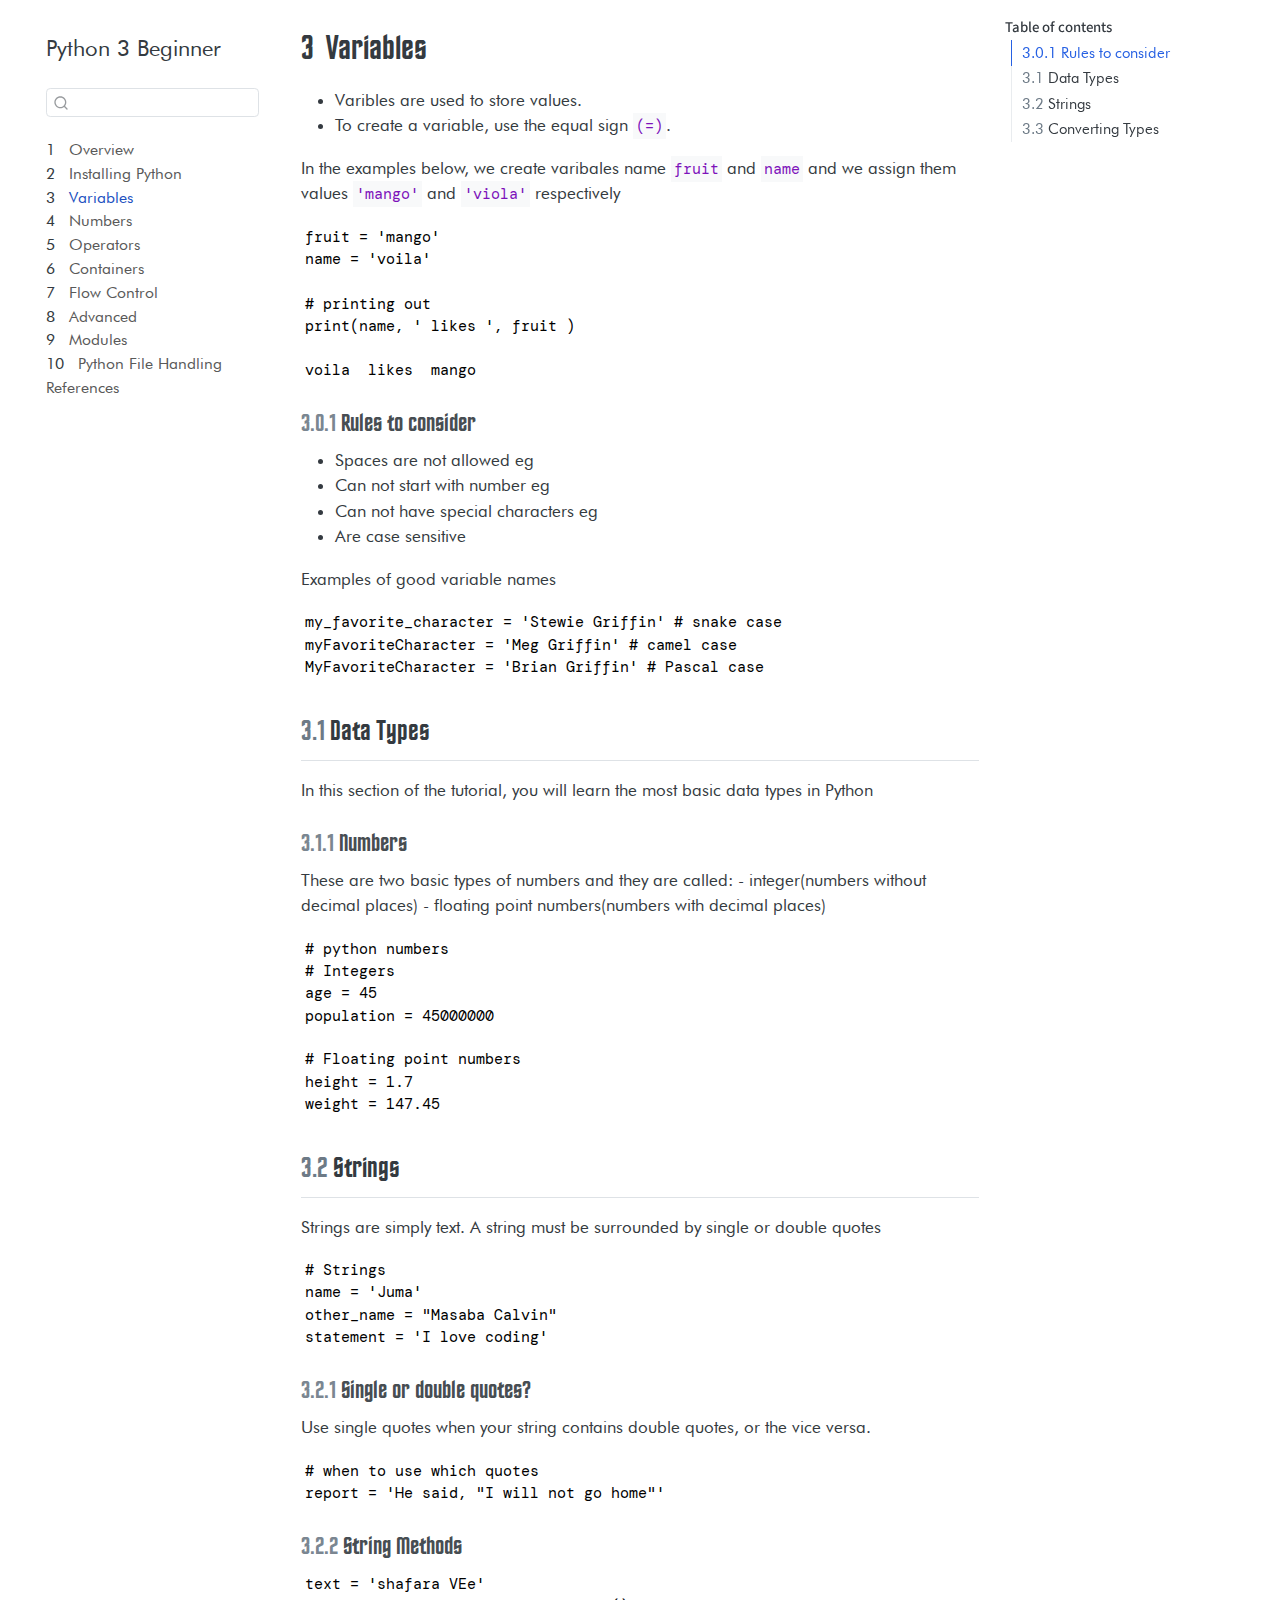
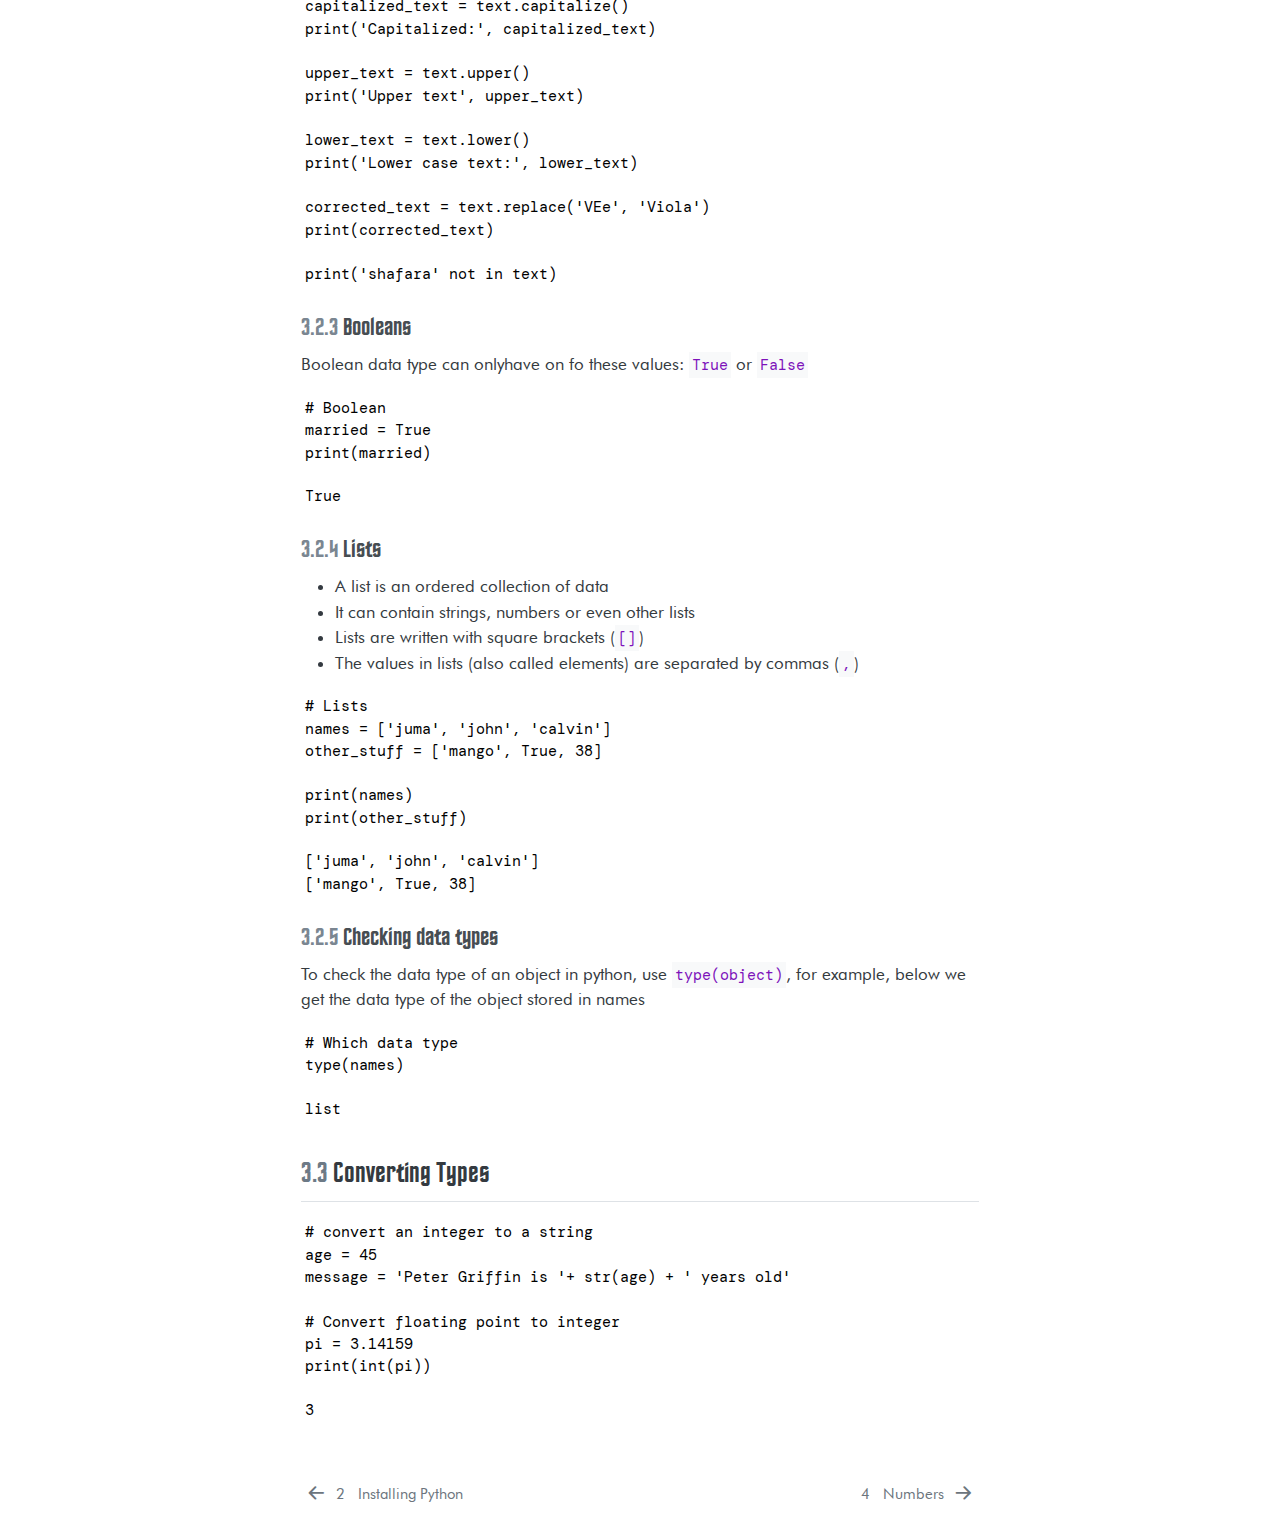
<file: 02_variables.html>
<!DOCTYPE html>
<html xmlns="http://www.w3.org/1999/xhtml" lang="en" xml:lang="en"><head>

<meta charset="utf-8">
<meta name="generator" content="quarto-1.4.554">

<meta name="viewport" content="width=device-width, initial-scale=1.0, user-scalable=yes">


<title>Python 3 Beginner - 3&nbsp; Variables</title>
<style>
code{white-space: pre-wrap;}
span.smallcaps{font-variant: small-caps;}
div.columns{display: flex; gap: min(4vw, 1.5em);}
div.column{flex: auto; overflow-x: auto;}
div.hanging-indent{margin-left: 1.5em; text-indent: -1.5em;}
ul.task-list{list-style: none;}
ul.task-list li input[type="checkbox"] {
  width: 0.8em;
  margin: 0 0.8em 0.2em -1em; /* quarto-specific, see https://github.com/quarto-dev/quarto-cli/issues/4556 */ 
  vertical-align: middle;
}
</style>


<script src="site_libs/quarto-nav/quarto-nav.js"></script>
<script src="site_libs/quarto-nav/headroom.min.js"></script>
<script src="site_libs/clipboard/clipboard.min.js"></script>
<script src="site_libs/quarto-search/autocomplete.umd.js"></script>
<script src="site_libs/quarto-search/fuse.min.js"></script>
<script src="site_libs/quarto-search/quarto-search.js"></script>
<meta name="quarto:offset" content="./">
<link href="./03_numbers.html" rel="next">
<link href="./01_basics.html" rel="prev">
<script src="site_libs/quarto-html/quarto.js"></script>
<script src="site_libs/quarto-html/popper.min.js"></script>
<script src="site_libs/quarto-html/tippy.umd.min.js"></script>
<script src="site_libs/quarto-html/anchor.min.js"></script>
<link href="site_libs/quarto-html/tippy.css" rel="stylesheet">
<link href="site_libs/quarto-html/quarto-syntax-highlighting.css" rel="stylesheet" id="quarto-text-highlighting-styles">
<script src="site_libs/bootstrap/bootstrap.min.js"></script>
<link href="site_libs/bootstrap/bootstrap-icons.css" rel="stylesheet">
<link href="site_libs/bootstrap/bootstrap.min.css" rel="stylesheet" id="quarto-bootstrap" data-mode="light">
<script id="quarto-search-options" type="application/json">{
  "location": "sidebar",
  "copy-button": false,
  "collapse-after": 3,
  "panel-placement": "start",
  "type": "textbox",
  "limit": 50,
  "keyboard-shortcut": [
    "f",
    "/",
    "s"
  ],
  "show-item-context": false,
  "language": {
    "search-no-results-text": "No results",
    "search-matching-documents-text": "matching documents",
    "search-copy-link-title": "Copy link to search",
    "search-hide-matches-text": "Hide additional matches",
    "search-more-match-text": "more match in this document",
    "search-more-matches-text": "more matches in this document",
    "search-clear-button-title": "Clear",
    "search-text-placeholder": "",
    "search-detached-cancel-button-title": "Cancel",
    "search-submit-button-title": "Submit",
    "search-label": "Search"
  }
}</script>


<link rel="stylesheet" href="styles.css">
</head>

<body class="nav-sidebar floating">

<div id="quarto-search-results"></div>
  <header id="quarto-header" class="headroom fixed-top">
  <nav class="quarto-secondary-nav">
    <div class="container-fluid d-flex">
      <button type="button" class="quarto-btn-toggle btn" data-bs-toggle="collapse" data-bs-target=".quarto-sidebar-collapse-item" aria-controls="quarto-sidebar" aria-expanded="false" aria-label="Toggle sidebar navigation" onclick="if (window.quartoToggleHeadroom) { window.quartoToggleHeadroom(); }">
        <i class="bi bi-layout-text-sidebar-reverse"></i>
      </button>
        <nav class="quarto-page-breadcrumbs" aria-label="breadcrumb"><ol class="breadcrumb"><li class="breadcrumb-item"><a href="./02_variables.html"><span class="chapter-number">3</span>&nbsp; <span class="chapter-title">Variables</span></a></li></ol></nav>
        <a class="flex-grow-1" role="button" data-bs-toggle="collapse" data-bs-target=".quarto-sidebar-collapse-item" aria-controls="quarto-sidebar" aria-expanded="false" aria-label="Toggle sidebar navigation" onclick="if (window.quartoToggleHeadroom) { window.quartoToggleHeadroom(); }">      
        </a>
      <button type="button" class="btn quarto-search-button" aria-label="" onclick="window.quartoOpenSearch();">
        <i class="bi bi-search"></i>
      </button>
    </div>
  </nav>
</header>
<!-- content -->
<div id="quarto-content" class="quarto-container page-columns page-rows-contents page-layout-article">
<!-- sidebar -->
  <nav id="quarto-sidebar" class="sidebar collapse collapse-horizontal quarto-sidebar-collapse-item sidebar-navigation floating overflow-auto">
    <div class="pt-lg-2 mt-2 text-left sidebar-header">
    <div class="sidebar-title mb-0 py-0">
      <a href="./">Python 3 Beginner</a> 
    </div>
      </div>
        <div class="mt-2 flex-shrink-0 align-items-center">
        <div class="sidebar-search">
        <div id="quarto-search" class="" title="Search"></div>
        </div>
        </div>
    <div class="sidebar-menu-container"> 
    <ul class="list-unstyled mt-1">
        <li class="sidebar-item">
  <div class="sidebar-item-container"> 
  <a href="./index.html" class="sidebar-item-text sidebar-link">
 <span class="menu-text"><span class="chapter-number">1</span>&nbsp; <span class="chapter-title">Overview</span></span></a>
  </div>
</li>
        <li class="sidebar-item">
  <div class="sidebar-item-container"> 
  <a href="./01_basics.html" class="sidebar-item-text sidebar-link">
 <span class="menu-text"><span class="chapter-number">2</span>&nbsp; <span class="chapter-title">Installing Python</span></span></a>
  </div>
</li>
        <li class="sidebar-item">
  <div class="sidebar-item-container"> 
  <a href="./02_variables.html" class="sidebar-item-text sidebar-link active">
 <span class="menu-text"><span class="chapter-number">3</span>&nbsp; <span class="chapter-title">Variables</span></span></a>
  </div>
</li>
        <li class="sidebar-item">
  <div class="sidebar-item-container"> 
  <a href="./03_numbers.html" class="sidebar-item-text sidebar-link">
 <span class="menu-text"><span class="chapter-number">4</span>&nbsp; <span class="chapter-title">Numbers</span></span></a>
  </div>
</li>
        <li class="sidebar-item">
  <div class="sidebar-item-container"> 
  <a href="./04_operators.html" class="sidebar-item-text sidebar-link">
 <span class="menu-text"><span class="chapter-number">5</span>&nbsp; <span class="chapter-title">Operators</span></span></a>
  </div>
</li>
        <li class="sidebar-item">
  <div class="sidebar-item-container"> 
  <a href="./05_containers.html" class="sidebar-item-text sidebar-link">
 <span class="menu-text"><span class="chapter-number">6</span>&nbsp; <span class="chapter-title">Containers</span></span></a>
  </div>
</li>
        <li class="sidebar-item">
  <div class="sidebar-item-container"> 
  <a href="./06_flow_control.html" class="sidebar-item-text sidebar-link">
 <span class="menu-text"><span class="chapter-number">7</span>&nbsp; <span class="chapter-title">Flow Control</span></span></a>
  </div>
</li>
        <li class="sidebar-item">
  <div class="sidebar-item-container"> 
  <a href="./07_advanced.html" class="sidebar-item-text sidebar-link">
 <span class="menu-text"><span class="chapter-number">8</span>&nbsp; <span class="chapter-title">Advanced</span></span></a>
  </div>
</li>
        <li class="sidebar-item">
  <div class="sidebar-item-container"> 
  <a href="./08_modules.html" class="sidebar-item-text sidebar-link">
 <span class="menu-text"><span class="chapter-number">9</span>&nbsp; <span class="chapter-title">Modules</span></span></a>
  </div>
</li>
        <li class="sidebar-item">
  <div class="sidebar-item-container"> 
  <a href="./09_file_handling.html" class="sidebar-item-text sidebar-link">
 <span class="menu-text"><span class="chapter-number">10</span>&nbsp; <span class="chapter-title">Python File Handling</span></span></a>
  </div>
</li>
        <li class="sidebar-item">
  <div class="sidebar-item-container"> 
  <a href="./references.html" class="sidebar-item-text sidebar-link">
 <span class="menu-text">References</span></a>
  </div>
</li>
    </ul>
    </div>
</nav>
<div id="quarto-sidebar-glass" class="quarto-sidebar-collapse-item" data-bs-toggle="collapse" data-bs-target=".quarto-sidebar-collapse-item"></div>
<!-- margin-sidebar -->
    <div id="quarto-margin-sidebar" class="sidebar margin-sidebar">
        <nav id="TOC" role="doc-toc" class="toc-active">
    <h2 id="toc-title">Table of contents</h2>
   
  <ul>
  <li><a href="#rules-to-consider" id="toc-rules-to-consider" class="nav-link active" data-scroll-target="#rules-to-consider"><span class="header-section-number">3.0.1</span> Rules to consider</a></li>
  <li><a href="#data-types" id="toc-data-types" class="nav-link" data-scroll-target="#data-types"><span class="header-section-number">3.1</span> Data Types</a>
  <ul class="collapse">
  <li><a href="#numbers" id="toc-numbers" class="nav-link" data-scroll-target="#numbers"><span class="header-section-number">3.1.1</span> Numbers</a></li>
  </ul></li>
  <li><a href="#strings" id="toc-strings" class="nav-link" data-scroll-target="#strings"><span class="header-section-number">3.2</span> Strings</a>
  <ul class="collapse">
  <li><a href="#single-or-double-quotes" id="toc-single-or-double-quotes" class="nav-link" data-scroll-target="#single-or-double-quotes"><span class="header-section-number">3.2.1</span> Single or double quotes?</a></li>
  <li><a href="#string-methods" id="toc-string-methods" class="nav-link" data-scroll-target="#string-methods"><span class="header-section-number">3.2.2</span> String Methods</a></li>
  <li><a href="#booleans" id="toc-booleans" class="nav-link" data-scroll-target="#booleans"><span class="header-section-number">3.2.3</span> Booleans</a></li>
  <li><a href="#lists" id="toc-lists" class="nav-link" data-scroll-target="#lists"><span class="header-section-number">3.2.4</span> Lists</a></li>
  <li><a href="#checking-data-types" id="toc-checking-data-types" class="nav-link" data-scroll-target="#checking-data-types"><span class="header-section-number">3.2.5</span> Checking data types</a></li>
  </ul></li>
  <li><a href="#converting-types" id="toc-converting-types" class="nav-link" data-scroll-target="#converting-types"><span class="header-section-number">3.3</span> Converting Types</a></li>
  </ul>
</nav>
    </div>
<!-- main -->
<main class="content" id="quarto-document-content">

<header id="title-block-header" class="quarto-title-block default">
<div class="quarto-title">
<h1 class="title"><span class="chapter-number">3</span>&nbsp; <span class="chapter-title">Variables</span></h1>
</div>



<div class="quarto-title-meta">

    
  
    
  </div>
  


</header>


<ul>
<li>Varibles are used to store values.</li>
<li>To create a variable, use the equal sign <code>(=)</code>.</li>
</ul>
<p>In the examples below, we create varibales name <code>fruit</code> and <code>name</code> and we assign them values <code>'mango'</code> and <code>'viola'</code> respectively</p>
<pre><code>fruit = 'mango'
name = 'voila'

# printing out
print(name, ' likes ', fruit )</code></pre>
<pre><code>voila  likes  mango</code></pre>
<section id="rules-to-consider" class="level3" data-number="3.0.1">
<h3 data-number="3.0.1" class="anchored" data-anchor-id="rules-to-consider"><span class="header-section-number">3.0.1</span> Rules to consider</h3>
<ul>
<li>Spaces are not allowed eg</li>
<li>Can not start with number eg</li>
<li>Can not have special characters eg</li>
<li>Are case sensitive</li>
</ul>
<p>Examples of good variable names</p>
<pre><code>my_favorite_character = 'Stewie Griffin' # snake case
myFavoriteCharacter = 'Meg Griffin' # camel case
MyFavoriteCharacter = 'Brian Griffin' # Pascal case</code></pre>
</section>
<section id="data-types" class="level2" data-number="3.1">
<h2 data-number="3.1" class="anchored" data-anchor-id="data-types"><span class="header-section-number">3.1</span> Data Types</h2>
<p>In this section of the tutorial, you will learn the most basic data types in Python</p>
<section id="numbers" class="level3" data-number="3.1.1">
<h3 data-number="3.1.1" class="anchored" data-anchor-id="numbers"><span class="header-section-number">3.1.1</span> Numbers</h3>
<p>These are two basic types of numbers and they are called: - integer(numbers without decimal places) - floating point numbers(numbers with decimal places)</p>
<pre><code># python numbers
# Integers
age = 45
population = 45000000</code></pre>
<pre><code># Floating point numbers
height = 1.7
weight = 147.45</code></pre>
</section>
</section>
<section id="strings" class="level2" data-number="3.2">
<h2 data-number="3.2" class="anchored" data-anchor-id="strings"><span class="header-section-number">3.2</span> Strings</h2>
<p>Strings are simply text. A string must be surrounded by single or double quotes</p>
<pre><code># Strings
name = 'Juma'
other_name = "Masaba Calvin"
statement = 'I love coding'</code></pre>
<section id="single-or-double-quotes" class="level3" data-number="3.2.1">
<h3 data-number="3.2.1" class="anchored" data-anchor-id="single-or-double-quotes"><span class="header-section-number">3.2.1</span> Single or double quotes?</h3>
<p>Use single quotes when your string contains double quotes, or the vice versa.</p>
<pre><code># when to use which quotes
report = 'He said, "I will not go home"'</code></pre>
</section>
<section id="string-methods" class="level3" data-number="3.2.2">
<h3 data-number="3.2.2" class="anchored" data-anchor-id="string-methods"><span class="header-section-number">3.2.2</span> String Methods</h3>
<pre><code>text = 'shafara VEe'
capitalized_text = text.capitalize()
print('Capitalized:', capitalized_text)

upper_text = text.upper()
print('Upper text', upper_text)

lower_text = text.lower()
print('Lower case text:', lower_text)

corrected_text = text.replace('VEe', 'Viola')
print(corrected_text)

print('shafara' not in text)</code></pre>
</section>
<section id="booleans" class="level3" data-number="3.2.3">
<h3 data-number="3.2.3" class="anchored" data-anchor-id="booleans"><span class="header-section-number">3.2.3</span> Booleans</h3>
<p>Boolean data type can onlyhave on fo these values: <code>True</code> or <code>False</code></p>
<pre><code># Boolean
married = True
print(married)</code></pre>
<pre><code>True</code></pre>
</section>
<section id="lists" class="level3" data-number="3.2.4">
<h3 data-number="3.2.4" class="anchored" data-anchor-id="lists"><span class="header-section-number">3.2.4</span> Lists</h3>
<ul>
<li>A list is an ordered collection of data</li>
<li>It can contain strings, numbers or even other lists</li>
<li>Lists are written with square brackets (<code>[]</code>)</li>
<li>The values in lists (also called elements) are separated by commas (<code>,</code>)</li>
</ul>
<pre><code># Lists
names = ['juma', 'john', 'calvin']
other_stuff = ['mango', True, 38]

print(names)
print(other_stuff)</code></pre>
<pre><code>['juma', 'john', 'calvin']
['mango', True, 38]</code></pre>
</section>
<section id="checking-data-types" class="level3" data-number="3.2.5">
<h3 data-number="3.2.5" class="anchored" data-anchor-id="checking-data-types"><span class="header-section-number">3.2.5</span> Checking data types</h3>
<p>To check the data type of an object in python, use <code>type(object)</code>, for example, below we get the data type of the object stored in names</p>
<pre><code># Which data type
type(names)</code></pre>
<pre><code>list</code></pre>
</section>
</section>
<section id="converting-types" class="level2" data-number="3.3">
<h2 data-number="3.3" class="anchored" data-anchor-id="converting-types"><span class="header-section-number">3.3</span> Converting Types</h2>
<pre><code># convert an integer to a string
age = 45
message = 'Peter Griffin is '+ str(age) + ' years old'

# Convert floating point to integer
pi = 3.14159
print(int(pi))</code></pre>
<pre><code>3</code></pre>


</section>

</main> <!-- /main -->
<script id="quarto-html-after-body" type="application/javascript">
window.document.addEventListener("DOMContentLoaded", function (event) {
  const toggleBodyColorMode = (bsSheetEl) => {
    const mode = bsSheetEl.getAttribute("data-mode");
    const bodyEl = window.document.querySelector("body");
    if (mode === "dark") {
      bodyEl.classList.add("quarto-dark");
      bodyEl.classList.remove("quarto-light");
    } else {
      bodyEl.classList.add("quarto-light");
      bodyEl.classList.remove("quarto-dark");
    }
  }
  const toggleBodyColorPrimary = () => {
    const bsSheetEl = window.document.querySelector("link#quarto-bootstrap");
    if (bsSheetEl) {
      toggleBodyColorMode(bsSheetEl);
    }
  }
  toggleBodyColorPrimary();  
  const icon = "";
  const anchorJS = new window.AnchorJS();
  anchorJS.options = {
    placement: 'right',
    icon: icon
  };
  anchorJS.add('.anchored');
  const isCodeAnnotation = (el) => {
    for (const clz of el.classList) {
      if (clz.startsWith('code-annotation-')) {                     
        return true;
      }
    }
    return false;
  }
  const clipboard = new window.ClipboardJS('.code-copy-button', {
    text: function(trigger) {
      const codeEl = trigger.previousElementSibling.cloneNode(true);
      for (const childEl of codeEl.children) {
        if (isCodeAnnotation(childEl)) {
          childEl.remove();
        }
      }
      return codeEl.innerText;
    }
  });
  clipboard.on('success', function(e) {
    // button target
    const button = e.trigger;
    // don't keep focus
    button.blur();
    // flash "checked"
    button.classList.add('code-copy-button-checked');
    var currentTitle = button.getAttribute("title");
    button.setAttribute("title", "Copied!");
    let tooltip;
    if (window.bootstrap) {
      button.setAttribute("data-bs-toggle", "tooltip");
      button.setAttribute("data-bs-placement", "left");
      button.setAttribute("data-bs-title", "Copied!");
      tooltip = new bootstrap.Tooltip(button, 
        { trigger: "manual", 
          customClass: "code-copy-button-tooltip",
          offset: [0, -8]});
      tooltip.show();    
    }
    setTimeout(function() {
      if (tooltip) {
        tooltip.hide();
        button.removeAttribute("data-bs-title");
        button.removeAttribute("data-bs-toggle");
        button.removeAttribute("data-bs-placement");
      }
      button.setAttribute("title", currentTitle);
      button.classList.remove('code-copy-button-checked');
    }, 1000);
    // clear code selection
    e.clearSelection();
  });
    var localhostRegex = new RegExp(/^(?:http|https):\/\/localhost\:?[0-9]*\//);
    var mailtoRegex = new RegExp(/^mailto:/);
      var filterRegex = new RegExp('/' + window.location.host + '/');
    var isInternal = (href) => {
        return filterRegex.test(href) || localhostRegex.test(href) || mailtoRegex.test(href);
    }
    // Inspect non-navigation links and adorn them if external
 	var links = window.document.querySelectorAll('a[href]:not(.nav-link):not(.navbar-brand):not(.toc-action):not(.sidebar-link):not(.sidebar-item-toggle):not(.pagination-link):not(.no-external):not([aria-hidden]):not(.dropdown-item):not(.quarto-navigation-tool)');
    for (var i=0; i<links.length; i++) {
      const link = links[i];
      if (!isInternal(link.href)) {
        // undo the damage that might have been done by quarto-nav.js in the case of
        // links that we want to consider external
        if (link.dataset.originalHref !== undefined) {
          link.href = link.dataset.originalHref;
        }
      }
    }
  function tippyHover(el, contentFn, onTriggerFn, onUntriggerFn) {
    const config = {
      allowHTML: true,
      maxWidth: 500,
      delay: 100,
      arrow: false,
      appendTo: function(el) {
          return el.parentElement;
      },
      interactive: true,
      interactiveBorder: 10,
      theme: 'quarto',
      placement: 'bottom-start',
    };
    if (contentFn) {
      config.content = contentFn;
    }
    if (onTriggerFn) {
      config.onTrigger = onTriggerFn;
    }
    if (onUntriggerFn) {
      config.onUntrigger = onUntriggerFn;
    }
    window.tippy(el, config); 
  }
  const noterefs = window.document.querySelectorAll('a[role="doc-noteref"]');
  for (var i=0; i<noterefs.length; i++) {
    const ref = noterefs[i];
    tippyHover(ref, function() {
      // use id or data attribute instead here
      let href = ref.getAttribute('data-footnote-href') || ref.getAttribute('href');
      try { href = new URL(href).hash; } catch {}
      const id = href.replace(/^#\/?/, "");
      const note = window.document.getElementById(id);
      if (note) {
        return note.innerHTML;
      } else {
        return "";
      }
    });
  }
  const xrefs = window.document.querySelectorAll('a.quarto-xref');
  const processXRef = (id, note) => {
    // Strip column container classes
    const stripColumnClz = (el) => {
      el.classList.remove("page-full", "page-columns");
      if (el.children) {
        for (const child of el.children) {
          stripColumnClz(child);
        }
      }
    }
    stripColumnClz(note)
    if (id === null || id.startsWith('sec-')) {
      // Special case sections, only their first couple elements
      const container = document.createElement("div");
      if (note.children && note.children.length > 2) {
        container.appendChild(note.children[0].cloneNode(true));
        for (let i = 1; i < note.children.length; i++) {
          const child = note.children[i];
          if (child.tagName === "P" && child.innerText === "") {
            continue;
          } else {
            container.appendChild(child.cloneNode(true));
            break;
          }
        }
        if (window.Quarto?.typesetMath) {
          window.Quarto.typesetMath(container);
        }
        return container.innerHTML
      } else {
        if (window.Quarto?.typesetMath) {
          window.Quarto.typesetMath(note);
        }
        return note.innerHTML;
      }
    } else {
      // Remove any anchor links if they are present
      const anchorLink = note.querySelector('a.anchorjs-link');
      if (anchorLink) {
        anchorLink.remove();
      }
      if (window.Quarto?.typesetMath) {
        window.Quarto.typesetMath(note);
      }
      // TODO in 1.5, we should make sure this works without a callout special case
      if (note.classList.contains("callout")) {
        return note.outerHTML;
      } else {
        return note.innerHTML;
      }
    }
  }
  for (var i=0; i<xrefs.length; i++) {
    const xref = xrefs[i];
    tippyHover(xref, undefined, function(instance) {
      instance.disable();
      let url = xref.getAttribute('href');
      let hash = undefined; 
      if (url.startsWith('#')) {
        hash = url;
      } else {
        try { hash = new URL(url).hash; } catch {}
      }
      if (hash) {
        const id = hash.replace(/^#\/?/, "");
        const note = window.document.getElementById(id);
        if (note !== null) {
          try {
            const html = processXRef(id, note.cloneNode(true));
            instance.setContent(html);
          } finally {
            instance.enable();
            instance.show();
          }
        } else {
          // See if we can fetch this
          fetch(url.split('#')[0])
          .then(res => res.text())
          .then(html => {
            const parser = new DOMParser();
            const htmlDoc = parser.parseFromString(html, "text/html");
            const note = htmlDoc.getElementById(id);
            if (note !== null) {
              const html = processXRef(id, note);
              instance.setContent(html);
            } 
          }).finally(() => {
            instance.enable();
            instance.show();
          });
        }
      } else {
        // See if we can fetch a full url (with no hash to target)
        // This is a special case and we should probably do some content thinning / targeting
        fetch(url)
        .then(res => res.text())
        .then(html => {
          const parser = new DOMParser();
          const htmlDoc = parser.parseFromString(html, "text/html");
          const note = htmlDoc.querySelector('main.content');
          if (note !== null) {
            // This should only happen for chapter cross references
            // (since there is no id in the URL)
            // remove the first header
            if (note.children.length > 0 && note.children[0].tagName === "HEADER") {
              note.children[0].remove();
            }
            const html = processXRef(null, note);
            instance.setContent(html);
          } 
        }).finally(() => {
          instance.enable();
          instance.show();
        });
      }
    }, function(instance) {
    });
  }
      let selectedAnnoteEl;
      const selectorForAnnotation = ( cell, annotation) => {
        let cellAttr = 'data-code-cell="' + cell + '"';
        let lineAttr = 'data-code-annotation="' +  annotation + '"';
        const selector = 'span[' + cellAttr + '][' + lineAttr + ']';
        return selector;
      }
      const selectCodeLines = (annoteEl) => {
        const doc = window.document;
        const targetCell = annoteEl.getAttribute("data-target-cell");
        const targetAnnotation = annoteEl.getAttribute("data-target-annotation");
        const annoteSpan = window.document.querySelector(selectorForAnnotation(targetCell, targetAnnotation));
        const lines = annoteSpan.getAttribute("data-code-lines").split(",");
        const lineIds = lines.map((line) => {
          return targetCell + "-" + line;
        })
        let top = null;
        let height = null;
        let parent = null;
        if (lineIds.length > 0) {
            //compute the position of the single el (top and bottom and make a div)
            const el = window.document.getElementById(lineIds[0]);
            top = el.offsetTop;
            height = el.offsetHeight;
            parent = el.parentElement.parentElement;
          if (lineIds.length > 1) {
            const lastEl = window.document.getElementById(lineIds[lineIds.length - 1]);
            const bottom = lastEl.offsetTop + lastEl.offsetHeight;
            height = bottom - top;
          }
          if (top !== null && height !== null && parent !== null) {
            // cook up a div (if necessary) and position it 
            let div = window.document.getElementById("code-annotation-line-highlight");
            if (div === null) {
              div = window.document.createElement("div");
              div.setAttribute("id", "code-annotation-line-highlight");
              div.style.position = 'absolute';
              parent.appendChild(div);
            }
            div.style.top = top - 2 + "px";
            div.style.height = height + 4 + "px";
            div.style.left = 0;
            let gutterDiv = window.document.getElementById("code-annotation-line-highlight-gutter");
            if (gutterDiv === null) {
              gutterDiv = window.document.createElement("div");
              gutterDiv.setAttribute("id", "code-annotation-line-highlight-gutter");
              gutterDiv.style.position = 'absolute';
              const codeCell = window.document.getElementById(targetCell);
              const gutter = codeCell.querySelector('.code-annotation-gutter');
              gutter.appendChild(gutterDiv);
            }
            gutterDiv.style.top = top - 2 + "px";
            gutterDiv.style.height = height + 4 + "px";
          }
          selectedAnnoteEl = annoteEl;
        }
      };
      const unselectCodeLines = () => {
        const elementsIds = ["code-annotation-line-highlight", "code-annotation-line-highlight-gutter"];
        elementsIds.forEach((elId) => {
          const div = window.document.getElementById(elId);
          if (div) {
            div.remove();
          }
        });
        selectedAnnoteEl = undefined;
      };
        // Handle positioning of the toggle
    window.addEventListener(
      "resize",
      throttle(() => {
        elRect = undefined;
        if (selectedAnnoteEl) {
          selectCodeLines(selectedAnnoteEl);
        }
      }, 10)
    );
    function throttle(fn, ms) {
    let throttle = false;
    let timer;
      return (...args) => {
        if(!throttle) { // first call gets through
            fn.apply(this, args);
            throttle = true;
        } else { // all the others get throttled
            if(timer) clearTimeout(timer); // cancel #2
            timer = setTimeout(() => {
              fn.apply(this, args);
              timer = throttle = false;
            }, ms);
        }
      };
    }
      // Attach click handler to the DT
      const annoteDls = window.document.querySelectorAll('dt[data-target-cell]');
      for (const annoteDlNode of annoteDls) {
        annoteDlNode.addEventListener('click', (event) => {
          const clickedEl = event.target;
          if (clickedEl !== selectedAnnoteEl) {
            unselectCodeLines();
            const activeEl = window.document.querySelector('dt[data-target-cell].code-annotation-active');
            if (activeEl) {
              activeEl.classList.remove('code-annotation-active');
            }
            selectCodeLines(clickedEl);
            clickedEl.classList.add('code-annotation-active');
          } else {
            // Unselect the line
            unselectCodeLines();
            clickedEl.classList.remove('code-annotation-active');
          }
        });
      }
  const findCites = (el) => {
    const parentEl = el.parentElement;
    if (parentEl) {
      const cites = parentEl.dataset.cites;
      if (cites) {
        return {
          el,
          cites: cites.split(' ')
        };
      } else {
        return findCites(el.parentElement)
      }
    } else {
      return undefined;
    }
  };
  var bibliorefs = window.document.querySelectorAll('a[role="doc-biblioref"]');
  for (var i=0; i<bibliorefs.length; i++) {
    const ref = bibliorefs[i];
    const citeInfo = findCites(ref);
    if (citeInfo) {
      tippyHover(citeInfo.el, function() {
        var popup = window.document.createElement('div');
        citeInfo.cites.forEach(function(cite) {
          var citeDiv = window.document.createElement('div');
          citeDiv.classList.add('hanging-indent');
          citeDiv.classList.add('csl-entry');
          var biblioDiv = window.document.getElementById('ref-' + cite);
          if (biblioDiv) {
            citeDiv.innerHTML = biblioDiv.innerHTML;
          }
          popup.appendChild(citeDiv);
        });
        return popup.innerHTML;
      });
    }
  }
});
</script>
<nav class="page-navigation">
  <div class="nav-page nav-page-previous">
      <a href="./01_basics.html" class="pagination-link" aria-label="Installing Python">
        <i class="bi bi-arrow-left-short"></i> <span class="nav-page-text"><span class="chapter-number">2</span>&nbsp; <span class="chapter-title">Installing Python</span></span>
      </a>          
  </div>
  <div class="nav-page nav-page-next">
      <a href="./03_numbers.html" class="pagination-link" aria-label="Numbers">
        <span class="nav-page-text"><span class="chapter-number">4</span>&nbsp; <span class="chapter-title">Numbers</span></span> <i class="bi bi-arrow-right-short"></i>
      </a>
  </div>
</nav>
</div> <!-- /content -->




</body></html>
</file>
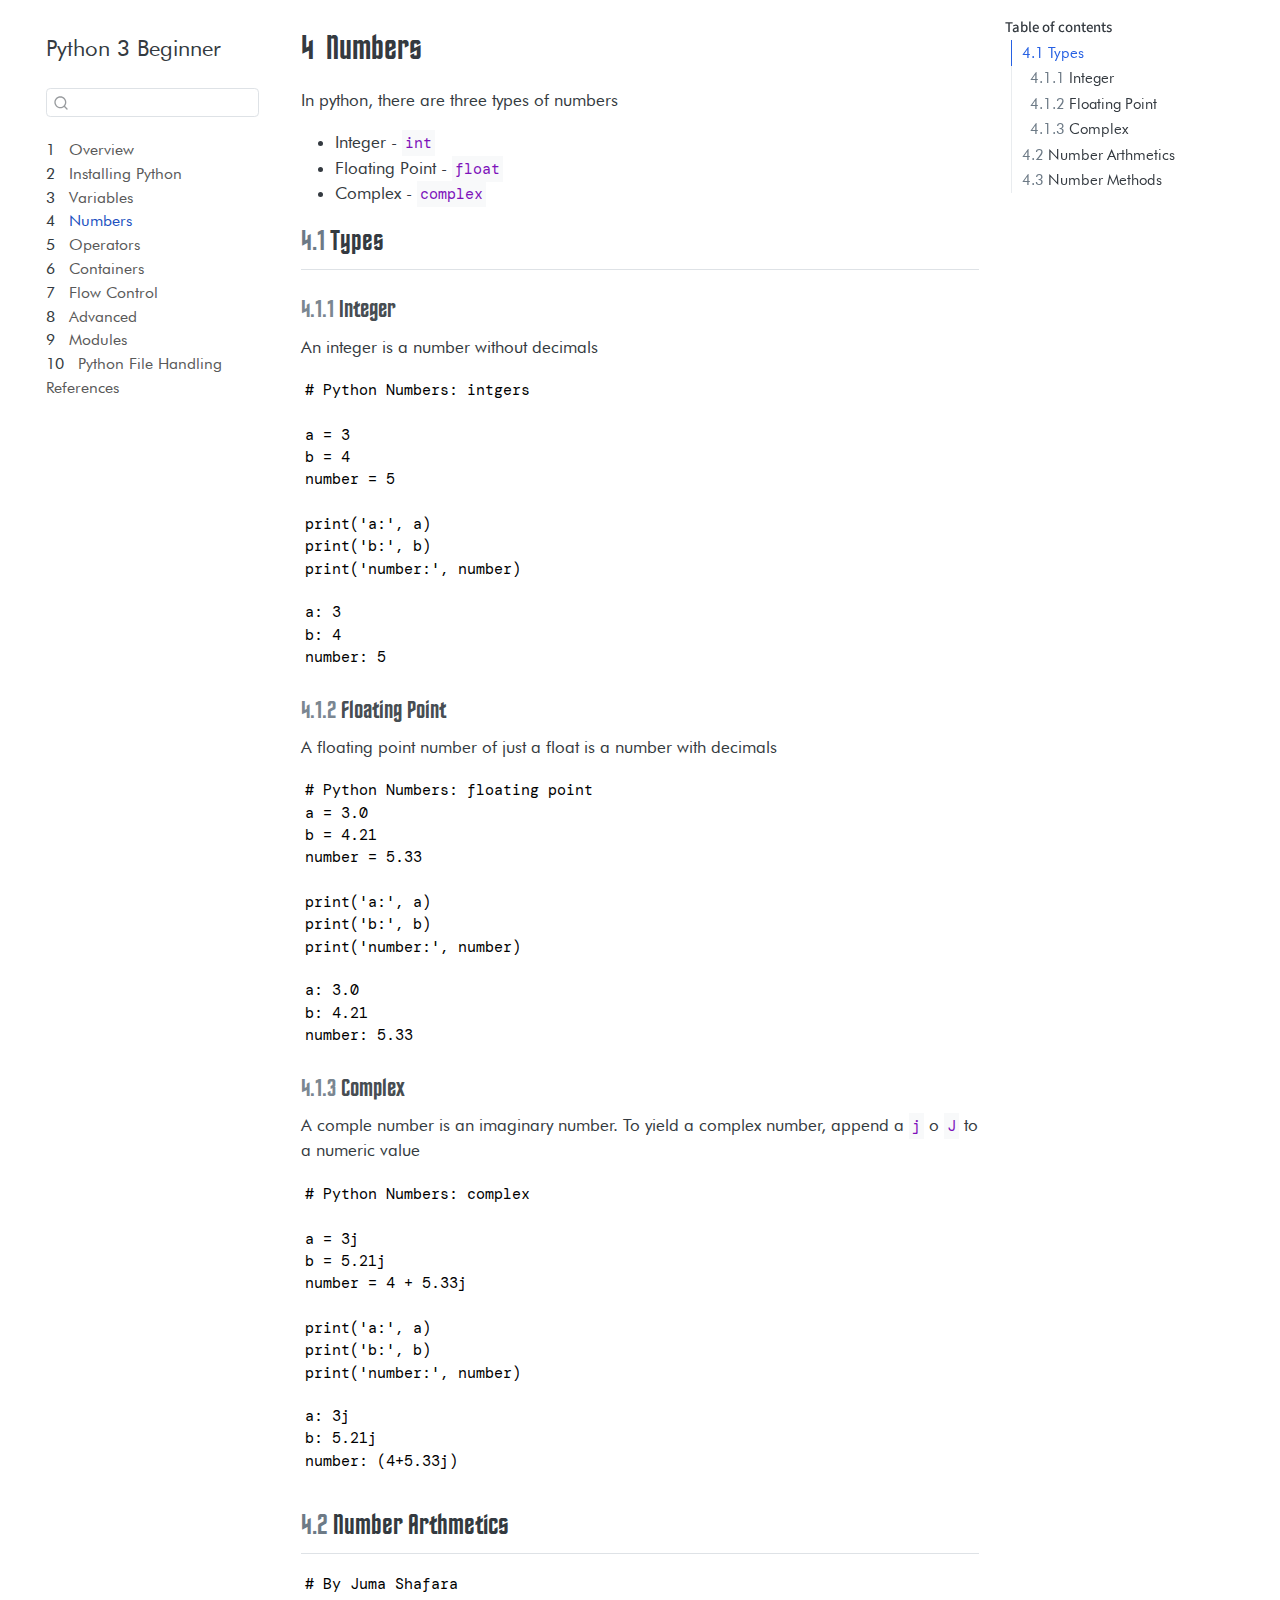
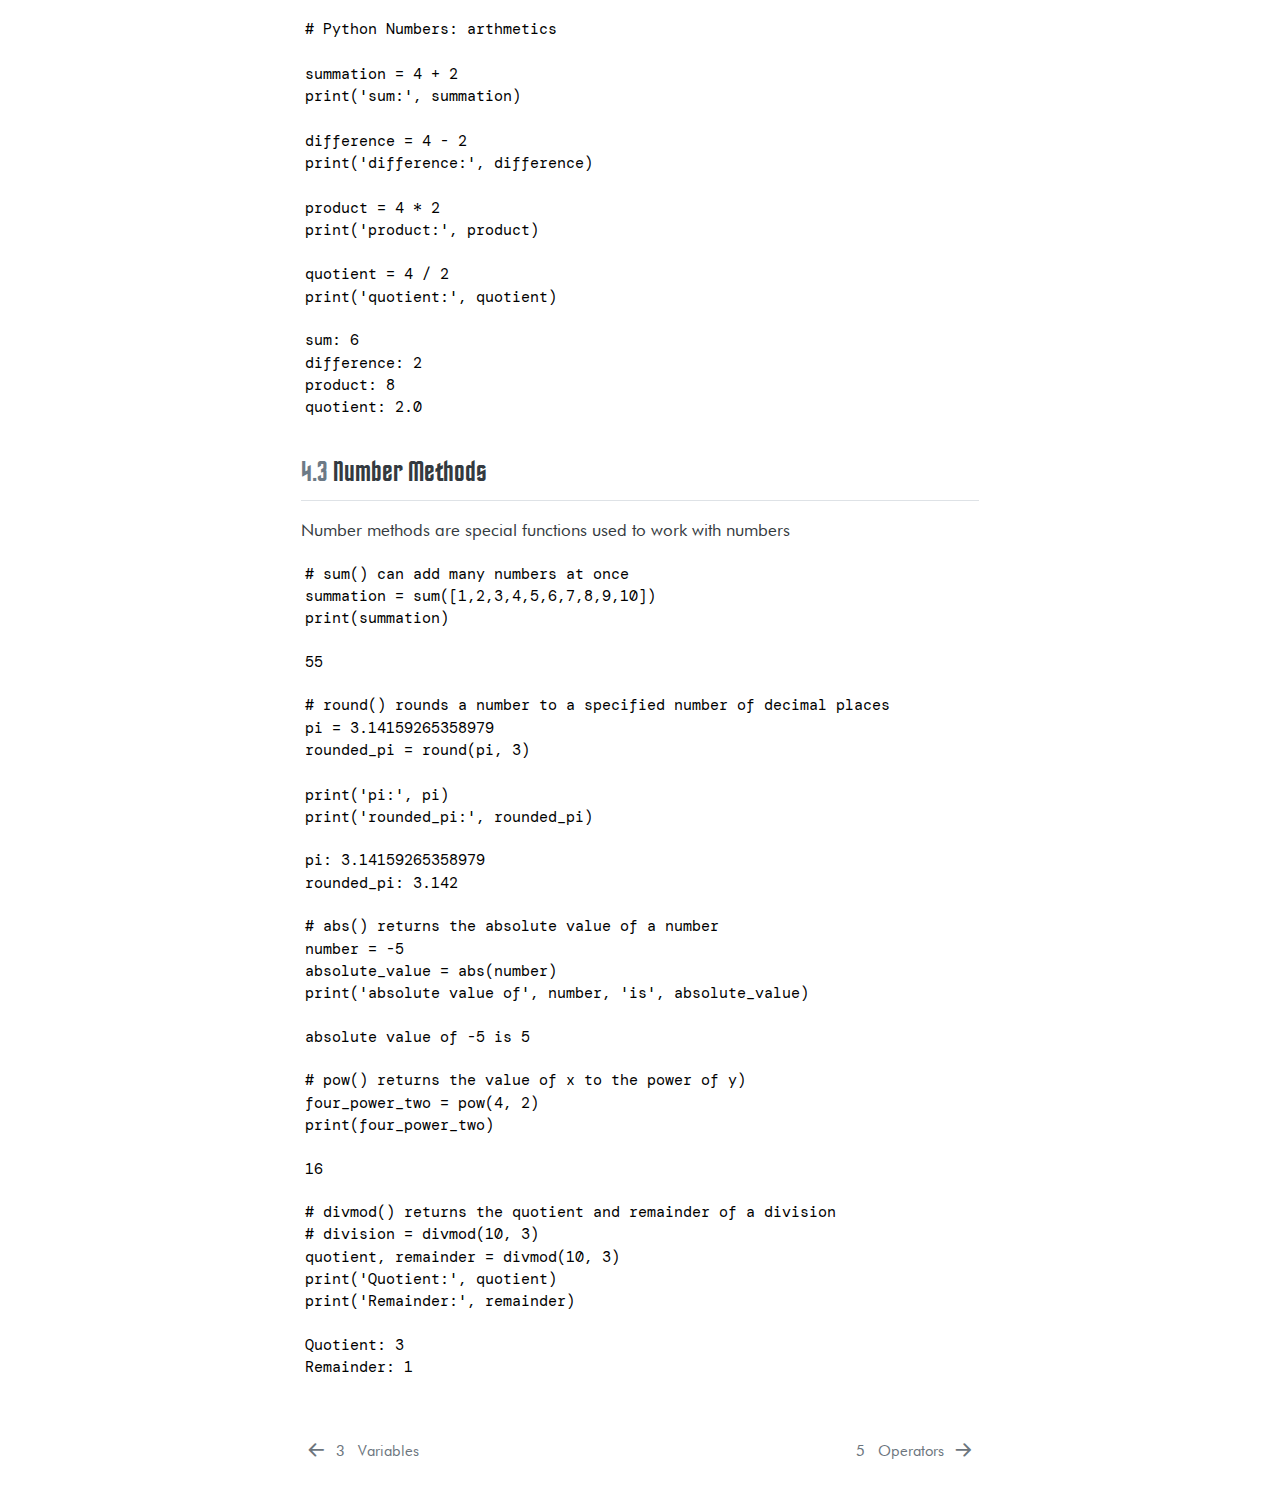
<file: 03_numbers.html>
<!DOCTYPE html>
<html xmlns="http://www.w3.org/1999/xhtml" lang="en" xml:lang="en"><head>

<meta charset="utf-8">
<meta name="generator" content="quarto-1.4.554">

<meta name="viewport" content="width=device-width, initial-scale=1.0, user-scalable=yes">


<title>Python 3 Beginner - 4&nbsp; Numbers</title>
<style>
code{white-space: pre-wrap;}
span.smallcaps{font-variant: small-caps;}
div.columns{display: flex; gap: min(4vw, 1.5em);}
div.column{flex: auto; overflow-x: auto;}
div.hanging-indent{margin-left: 1.5em; text-indent: -1.5em;}
ul.task-list{list-style: none;}
ul.task-list li input[type="checkbox"] {
  width: 0.8em;
  margin: 0 0.8em 0.2em -1em; /* quarto-specific, see https://github.com/quarto-dev/quarto-cli/issues/4556 */ 
  vertical-align: middle;
}
</style>


<script src="site_libs/quarto-nav/quarto-nav.js"></script>
<script src="site_libs/quarto-nav/headroom.min.js"></script>
<script src="site_libs/clipboard/clipboard.min.js"></script>
<script src="site_libs/quarto-search/autocomplete.umd.js"></script>
<script src="site_libs/quarto-search/fuse.min.js"></script>
<script src="site_libs/quarto-search/quarto-search.js"></script>
<meta name="quarto:offset" content="./">
<link href="./04_operators.html" rel="next">
<link href="./02_variables.html" rel="prev">
<script src="site_libs/quarto-html/quarto.js"></script>
<script src="site_libs/quarto-html/popper.min.js"></script>
<script src="site_libs/quarto-html/tippy.umd.min.js"></script>
<script src="site_libs/quarto-html/anchor.min.js"></script>
<link href="site_libs/quarto-html/tippy.css" rel="stylesheet">
<link href="site_libs/quarto-html/quarto-syntax-highlighting.css" rel="stylesheet" id="quarto-text-highlighting-styles">
<script src="site_libs/bootstrap/bootstrap.min.js"></script>
<link href="site_libs/bootstrap/bootstrap-icons.css" rel="stylesheet">
<link href="site_libs/bootstrap/bootstrap.min.css" rel="stylesheet" id="quarto-bootstrap" data-mode="light">
<script id="quarto-search-options" type="application/json">{
  "location": "sidebar",
  "copy-button": false,
  "collapse-after": 3,
  "panel-placement": "start",
  "type": "textbox",
  "limit": 50,
  "keyboard-shortcut": [
    "f",
    "/",
    "s"
  ],
  "show-item-context": false,
  "language": {
    "search-no-results-text": "No results",
    "search-matching-documents-text": "matching documents",
    "search-copy-link-title": "Copy link to search",
    "search-hide-matches-text": "Hide additional matches",
    "search-more-match-text": "more match in this document",
    "search-more-matches-text": "more matches in this document",
    "search-clear-button-title": "Clear",
    "search-text-placeholder": "",
    "search-detached-cancel-button-title": "Cancel",
    "search-submit-button-title": "Submit",
    "search-label": "Search"
  }
}</script>


<link rel="stylesheet" href="styles.css">
</head>

<body class="nav-sidebar floating">

<div id="quarto-search-results"></div>
  <header id="quarto-header" class="headroom fixed-top">
  <nav class="quarto-secondary-nav">
    <div class="container-fluid d-flex">
      <button type="button" class="quarto-btn-toggle btn" data-bs-toggle="collapse" data-bs-target=".quarto-sidebar-collapse-item" aria-controls="quarto-sidebar" aria-expanded="false" aria-label="Toggle sidebar navigation" onclick="if (window.quartoToggleHeadroom) { window.quartoToggleHeadroom(); }">
        <i class="bi bi-layout-text-sidebar-reverse"></i>
      </button>
        <nav class="quarto-page-breadcrumbs" aria-label="breadcrumb"><ol class="breadcrumb"><li class="breadcrumb-item"><a href="./03_numbers.html"><span class="chapter-number">4</span>&nbsp; <span class="chapter-title">Numbers</span></a></li></ol></nav>
        <a class="flex-grow-1" role="button" data-bs-toggle="collapse" data-bs-target=".quarto-sidebar-collapse-item" aria-controls="quarto-sidebar" aria-expanded="false" aria-label="Toggle sidebar navigation" onclick="if (window.quartoToggleHeadroom) { window.quartoToggleHeadroom(); }">      
        </a>
      <button type="button" class="btn quarto-search-button" aria-label="" onclick="window.quartoOpenSearch();">
        <i class="bi bi-search"></i>
      </button>
    </div>
  </nav>
</header>
<!-- content -->
<div id="quarto-content" class="quarto-container page-columns page-rows-contents page-layout-article">
<!-- sidebar -->
  <nav id="quarto-sidebar" class="sidebar collapse collapse-horizontal quarto-sidebar-collapse-item sidebar-navigation floating overflow-auto">
    <div class="pt-lg-2 mt-2 text-left sidebar-header">
    <div class="sidebar-title mb-0 py-0">
      <a href="./">Python 3 Beginner</a> 
    </div>
      </div>
        <div class="mt-2 flex-shrink-0 align-items-center">
        <div class="sidebar-search">
        <div id="quarto-search" class="" title="Search"></div>
        </div>
        </div>
    <div class="sidebar-menu-container"> 
    <ul class="list-unstyled mt-1">
        <li class="sidebar-item">
  <div class="sidebar-item-container"> 
  <a href="./index.html" class="sidebar-item-text sidebar-link">
 <span class="menu-text"><span class="chapter-number">1</span>&nbsp; <span class="chapter-title">Overview</span></span></a>
  </div>
</li>
        <li class="sidebar-item">
  <div class="sidebar-item-container"> 
  <a href="./01_basics.html" class="sidebar-item-text sidebar-link">
 <span class="menu-text"><span class="chapter-number">2</span>&nbsp; <span class="chapter-title">Installing Python</span></span></a>
  </div>
</li>
        <li class="sidebar-item">
  <div class="sidebar-item-container"> 
  <a href="./02_variables.html" class="sidebar-item-text sidebar-link">
 <span class="menu-text"><span class="chapter-number">3</span>&nbsp; <span class="chapter-title">Variables</span></span></a>
  </div>
</li>
        <li class="sidebar-item">
  <div class="sidebar-item-container"> 
  <a href="./03_numbers.html" class="sidebar-item-text sidebar-link active">
 <span class="menu-text"><span class="chapter-number">4</span>&nbsp; <span class="chapter-title">Numbers</span></span></a>
  </div>
</li>
        <li class="sidebar-item">
  <div class="sidebar-item-container"> 
  <a href="./04_operators.html" class="sidebar-item-text sidebar-link">
 <span class="menu-text"><span class="chapter-number">5</span>&nbsp; <span class="chapter-title">Operators</span></span></a>
  </div>
</li>
        <li class="sidebar-item">
  <div class="sidebar-item-container"> 
  <a href="./05_containers.html" class="sidebar-item-text sidebar-link">
 <span class="menu-text"><span class="chapter-number">6</span>&nbsp; <span class="chapter-title">Containers</span></span></a>
  </div>
</li>
        <li class="sidebar-item">
  <div class="sidebar-item-container"> 
  <a href="./06_flow_control.html" class="sidebar-item-text sidebar-link">
 <span class="menu-text"><span class="chapter-number">7</span>&nbsp; <span class="chapter-title">Flow Control</span></span></a>
  </div>
</li>
        <li class="sidebar-item">
  <div class="sidebar-item-container"> 
  <a href="./07_advanced.html" class="sidebar-item-text sidebar-link">
 <span class="menu-text"><span class="chapter-number">8</span>&nbsp; <span class="chapter-title">Advanced</span></span></a>
  </div>
</li>
        <li class="sidebar-item">
  <div class="sidebar-item-container"> 
  <a href="./08_modules.html" class="sidebar-item-text sidebar-link">
 <span class="menu-text"><span class="chapter-number">9</span>&nbsp; <span class="chapter-title">Modules</span></span></a>
  </div>
</li>
        <li class="sidebar-item">
  <div class="sidebar-item-container"> 
  <a href="./09_file_handling.html" class="sidebar-item-text sidebar-link">
 <span class="menu-text"><span class="chapter-number">10</span>&nbsp; <span class="chapter-title">Python File Handling</span></span></a>
  </div>
</li>
        <li class="sidebar-item">
  <div class="sidebar-item-container"> 
  <a href="./references.html" class="sidebar-item-text sidebar-link">
 <span class="menu-text">References</span></a>
  </div>
</li>
    </ul>
    </div>
</nav>
<div id="quarto-sidebar-glass" class="quarto-sidebar-collapse-item" data-bs-toggle="collapse" data-bs-target=".quarto-sidebar-collapse-item"></div>
<!-- margin-sidebar -->
    <div id="quarto-margin-sidebar" class="sidebar margin-sidebar">
        <nav id="TOC" role="doc-toc" class="toc-active">
    <h2 id="toc-title">Table of contents</h2>
   
  <ul>
  <li><a href="#types" id="toc-types" class="nav-link active" data-scroll-target="#types"><span class="header-section-number">4.1</span> Types</a>
  <ul class="collapse">
  <li><a href="#integer" id="toc-integer" class="nav-link" data-scroll-target="#integer"><span class="header-section-number">4.1.1</span> Integer</a></li>
  <li><a href="#floating-point" id="toc-floating-point" class="nav-link" data-scroll-target="#floating-point"><span class="header-section-number">4.1.2</span> Floating Point</a></li>
  <li><a href="#complex" id="toc-complex" class="nav-link" data-scroll-target="#complex"><span class="header-section-number">4.1.3</span> Complex</a></li>
  </ul></li>
  <li><a href="#number-arthmetics" id="toc-number-arthmetics" class="nav-link" data-scroll-target="#number-arthmetics"><span class="header-section-number">4.2</span> Number Arthmetics</a></li>
  <li><a href="#number-methods" id="toc-number-methods" class="nav-link" data-scroll-target="#number-methods"><span class="header-section-number">4.3</span> Number Methods</a></li>
  </ul>
</nav>
    </div>
<!-- main -->
<main class="content" id="quarto-document-content">

<header id="title-block-header" class="quarto-title-block default">
<div class="quarto-title">
<h1 class="title"><span class="chapter-number">4</span>&nbsp; <span class="chapter-title">Numbers</span></h1>
</div>



<div class="quarto-title-meta">

    
  
    
  </div>
  


</header>


<p>In python, there are three types of numbers</p>
<ul>
<li>Integer - <code>int</code></li>
<li>Floating Point - <code>float</code></li>
<li>Complex - <code>complex</code></li>
</ul>
<section id="types" class="level2" data-number="4.1">
<h2 data-number="4.1" class="anchored" data-anchor-id="types"><span class="header-section-number">4.1</span> Types</h2>
<section id="integer" class="level3" data-number="4.1.1">
<h3 data-number="4.1.1" class="anchored" data-anchor-id="integer"><span class="header-section-number">4.1.1</span> Integer</h3>
<p>An integer is a number without decimals</p>
<pre><code># Python Numbers: intgers

a = 3
b = 4
number = 5

print('a:', a)
print('b:', b)
print('number:', number)</code></pre>
<pre><code>a: 3
b: 4
number: 5</code></pre>
</section>
<section id="floating-point" class="level3" data-number="4.1.2">
<h3 data-number="4.1.2" class="anchored" data-anchor-id="floating-point"><span class="header-section-number">4.1.2</span> Floating Point</h3>
<p>A floating point number of just a float is a number with decimals</p>
<pre><code># Python Numbers: floating point
a = 3.0
b = 4.21
number = 5.33

print('a:', a)
print('b:', b)
print('number:', number)</code></pre>
<pre><code>a: 3.0
b: 4.21
number: 5.33</code></pre>
</section>
<section id="complex" class="level3" data-number="4.1.3">
<h3 data-number="4.1.3" class="anchored" data-anchor-id="complex"><span class="header-section-number">4.1.3</span> Complex</h3>
<p>A comple number is an imaginary number. To yield a complex number, append a <code>j</code> o <code>J</code> to a numeric value</p>
<pre><code># Python Numbers: complex

a = 3j
b = 5.21j
number = 4 + 5.33j

print('a:', a)
print('b:', b)
print('number:', number)</code></pre>
<pre><code>a: 3j
b: 5.21j
number: (4+5.33j)</code></pre>
</section>
</section>
<section id="number-arthmetics" class="level2" data-number="4.2">
<h2 data-number="4.2" class="anchored" data-anchor-id="number-arthmetics"><span class="header-section-number">4.2</span> Number Arthmetics</h2>
<pre><code># By Juma Shafara

# Python Numbers: arthmetics

summation = 4 + 2
print('sum:', summation)

difference = 4 - 2
print('difference:', difference)

product = 4 * 2
print('product:', product)

quotient = 4 / 2
print('quotient:', quotient)</code></pre>
<pre><code>sum: 6
difference: 2
product: 8
quotient: 2.0</code></pre>
</section>
<section id="number-methods" class="level2" data-number="4.3">
<h2 data-number="4.3" class="anchored" data-anchor-id="number-methods"><span class="header-section-number">4.3</span> Number Methods</h2>
<p>Number methods are special functions used to work with numbers</p>
<pre><code># sum() can add many numbers at once
summation = sum([1,2,3,4,5,6,7,8,9,10])
print(summation)</code></pre>
<pre><code>55</code></pre>
<pre><code># round() rounds a number to a specified number of decimal places
pi = 3.14159265358979
rounded_pi = round(pi, 3)

print('pi:', pi)
print('rounded_pi:', rounded_pi)</code></pre>
<pre><code>pi: 3.14159265358979
rounded_pi: 3.142</code></pre>
<pre><code># abs() returns the absolute value of a number
number = -5
absolute_value = abs(number)
print('absolute value of', number, 'is', absolute_value)</code></pre>
<pre><code>absolute value of -5 is 5</code></pre>
<pre><code># pow() returns the value of x to the power of y)
four_power_two = pow(4, 2)
print(four_power_two)</code></pre>
<pre><code>16</code></pre>
<pre><code># divmod() returns the quotient and remainder of a division
# division = divmod(10, 3)
quotient, remainder = divmod(10, 3)
print('Quotient:', quotient)
print('Remainder:', remainder)</code></pre>
<pre><code>Quotient: 3
Remainder: 1</code></pre>


</section>

</main> <!-- /main -->
<script id="quarto-html-after-body" type="application/javascript">
window.document.addEventListener("DOMContentLoaded", function (event) {
  const toggleBodyColorMode = (bsSheetEl) => {
    const mode = bsSheetEl.getAttribute("data-mode");
    const bodyEl = window.document.querySelector("body");
    if (mode === "dark") {
      bodyEl.classList.add("quarto-dark");
      bodyEl.classList.remove("quarto-light");
    } else {
      bodyEl.classList.add("quarto-light");
      bodyEl.classList.remove("quarto-dark");
    }
  }
  const toggleBodyColorPrimary = () => {
    const bsSheetEl = window.document.querySelector("link#quarto-bootstrap");
    if (bsSheetEl) {
      toggleBodyColorMode(bsSheetEl);
    }
  }
  toggleBodyColorPrimary();  
  const icon = "";
  const anchorJS = new window.AnchorJS();
  anchorJS.options = {
    placement: 'right',
    icon: icon
  };
  anchorJS.add('.anchored');
  const isCodeAnnotation = (el) => {
    for (const clz of el.classList) {
      if (clz.startsWith('code-annotation-')) {                     
        return true;
      }
    }
    return false;
  }
  const clipboard = new window.ClipboardJS('.code-copy-button', {
    text: function(trigger) {
      const codeEl = trigger.previousElementSibling.cloneNode(true);
      for (const childEl of codeEl.children) {
        if (isCodeAnnotation(childEl)) {
          childEl.remove();
        }
      }
      return codeEl.innerText;
    }
  });
  clipboard.on('success', function(e) {
    // button target
    const button = e.trigger;
    // don't keep focus
    button.blur();
    // flash "checked"
    button.classList.add('code-copy-button-checked');
    var currentTitle = button.getAttribute("title");
    button.setAttribute("title", "Copied!");
    let tooltip;
    if (window.bootstrap) {
      button.setAttribute("data-bs-toggle", "tooltip");
      button.setAttribute("data-bs-placement", "left");
      button.setAttribute("data-bs-title", "Copied!");
      tooltip = new bootstrap.Tooltip(button, 
        { trigger: "manual", 
          customClass: "code-copy-button-tooltip",
          offset: [0, -8]});
      tooltip.show();    
    }
    setTimeout(function() {
      if (tooltip) {
        tooltip.hide();
        button.removeAttribute("data-bs-title");
        button.removeAttribute("data-bs-toggle");
        button.removeAttribute("data-bs-placement");
      }
      button.setAttribute("title", currentTitle);
      button.classList.remove('code-copy-button-checked');
    }, 1000);
    // clear code selection
    e.clearSelection();
  });
    var localhostRegex = new RegExp(/^(?:http|https):\/\/localhost\:?[0-9]*\//);
    var mailtoRegex = new RegExp(/^mailto:/);
      var filterRegex = new RegExp('/' + window.location.host + '/');
    var isInternal = (href) => {
        return filterRegex.test(href) || localhostRegex.test(href) || mailtoRegex.test(href);
    }
    // Inspect non-navigation links and adorn them if external
 	var links = window.document.querySelectorAll('a[href]:not(.nav-link):not(.navbar-brand):not(.toc-action):not(.sidebar-link):not(.sidebar-item-toggle):not(.pagination-link):not(.no-external):not([aria-hidden]):not(.dropdown-item):not(.quarto-navigation-tool)');
    for (var i=0; i<links.length; i++) {
      const link = links[i];
      if (!isInternal(link.href)) {
        // undo the damage that might have been done by quarto-nav.js in the case of
        // links that we want to consider external
        if (link.dataset.originalHref !== undefined) {
          link.href = link.dataset.originalHref;
        }
      }
    }
  function tippyHover(el, contentFn, onTriggerFn, onUntriggerFn) {
    const config = {
      allowHTML: true,
      maxWidth: 500,
      delay: 100,
      arrow: false,
      appendTo: function(el) {
          return el.parentElement;
      },
      interactive: true,
      interactiveBorder: 10,
      theme: 'quarto',
      placement: 'bottom-start',
    };
    if (contentFn) {
      config.content = contentFn;
    }
    if (onTriggerFn) {
      config.onTrigger = onTriggerFn;
    }
    if (onUntriggerFn) {
      config.onUntrigger = onUntriggerFn;
    }
    window.tippy(el, config); 
  }
  const noterefs = window.document.querySelectorAll('a[role="doc-noteref"]');
  for (var i=0; i<noterefs.length; i++) {
    const ref = noterefs[i];
    tippyHover(ref, function() {
      // use id or data attribute instead here
      let href = ref.getAttribute('data-footnote-href') || ref.getAttribute('href');
      try { href = new URL(href).hash; } catch {}
      const id = href.replace(/^#\/?/, "");
      const note = window.document.getElementById(id);
      if (note) {
        return note.innerHTML;
      } else {
        return "";
      }
    });
  }
  const xrefs = window.document.querySelectorAll('a.quarto-xref');
  const processXRef = (id, note) => {
    // Strip column container classes
    const stripColumnClz = (el) => {
      el.classList.remove("page-full", "page-columns");
      if (el.children) {
        for (const child of el.children) {
          stripColumnClz(child);
        }
      }
    }
    stripColumnClz(note)
    if (id === null || id.startsWith('sec-')) {
      // Special case sections, only their first couple elements
      const container = document.createElement("div");
      if (note.children && note.children.length > 2) {
        container.appendChild(note.children[0].cloneNode(true));
        for (let i = 1; i < note.children.length; i++) {
          const child = note.children[i];
          if (child.tagName === "P" && child.innerText === "") {
            continue;
          } else {
            container.appendChild(child.cloneNode(true));
            break;
          }
        }
        if (window.Quarto?.typesetMath) {
          window.Quarto.typesetMath(container);
        }
        return container.innerHTML
      } else {
        if (window.Quarto?.typesetMath) {
          window.Quarto.typesetMath(note);
        }
        return note.innerHTML;
      }
    } else {
      // Remove any anchor links if they are present
      const anchorLink = note.querySelector('a.anchorjs-link');
      if (anchorLink) {
        anchorLink.remove();
      }
      if (window.Quarto?.typesetMath) {
        window.Quarto.typesetMath(note);
      }
      // TODO in 1.5, we should make sure this works without a callout special case
      if (note.classList.contains("callout")) {
        return note.outerHTML;
      } else {
        return note.innerHTML;
      }
    }
  }
  for (var i=0; i<xrefs.length; i++) {
    const xref = xrefs[i];
    tippyHover(xref, undefined, function(instance) {
      instance.disable();
      let url = xref.getAttribute('href');
      let hash = undefined; 
      if (url.startsWith('#')) {
        hash = url;
      } else {
        try { hash = new URL(url).hash; } catch {}
      }
      if (hash) {
        const id = hash.replace(/^#\/?/, "");
        const note = window.document.getElementById(id);
        if (note !== null) {
          try {
            const html = processXRef(id, note.cloneNode(true));
            instance.setContent(html);
          } finally {
            instance.enable();
            instance.show();
          }
        } else {
          // See if we can fetch this
          fetch(url.split('#')[0])
          .then(res => res.text())
          .then(html => {
            const parser = new DOMParser();
            const htmlDoc = parser.parseFromString(html, "text/html");
            const note = htmlDoc.getElementById(id);
            if (note !== null) {
              const html = processXRef(id, note);
              instance.setContent(html);
            } 
          }).finally(() => {
            instance.enable();
            instance.show();
          });
        }
      } else {
        // See if we can fetch a full url (with no hash to target)
        // This is a special case and we should probably do some content thinning / targeting
        fetch(url)
        .then(res => res.text())
        .then(html => {
          const parser = new DOMParser();
          const htmlDoc = parser.parseFromString(html, "text/html");
          const note = htmlDoc.querySelector('main.content');
          if (note !== null) {
            // This should only happen for chapter cross references
            // (since there is no id in the URL)
            // remove the first header
            if (note.children.length > 0 && note.children[0].tagName === "HEADER") {
              note.children[0].remove();
            }
            const html = processXRef(null, note);
            instance.setContent(html);
          } 
        }).finally(() => {
          instance.enable();
          instance.show();
        });
      }
    }, function(instance) {
    });
  }
      let selectedAnnoteEl;
      const selectorForAnnotation = ( cell, annotation) => {
        let cellAttr = 'data-code-cell="' + cell + '"';
        let lineAttr = 'data-code-annotation="' +  annotation + '"';
        const selector = 'span[' + cellAttr + '][' + lineAttr + ']';
        return selector;
      }
      const selectCodeLines = (annoteEl) => {
        const doc = window.document;
        const targetCell = annoteEl.getAttribute("data-target-cell");
        const targetAnnotation = annoteEl.getAttribute("data-target-annotation");
        const annoteSpan = window.document.querySelector(selectorForAnnotation(targetCell, targetAnnotation));
        const lines = annoteSpan.getAttribute("data-code-lines").split(",");
        const lineIds = lines.map((line) => {
          return targetCell + "-" + line;
        })
        let top = null;
        let height = null;
        let parent = null;
        if (lineIds.length > 0) {
            //compute the position of the single el (top and bottom and make a div)
            const el = window.document.getElementById(lineIds[0]);
            top = el.offsetTop;
            height = el.offsetHeight;
            parent = el.parentElement.parentElement;
          if (lineIds.length > 1) {
            const lastEl = window.document.getElementById(lineIds[lineIds.length - 1]);
            const bottom = lastEl.offsetTop + lastEl.offsetHeight;
            height = bottom - top;
          }
          if (top !== null && height !== null && parent !== null) {
            // cook up a div (if necessary) and position it 
            let div = window.document.getElementById("code-annotation-line-highlight");
            if (div === null) {
              div = window.document.createElement("div");
              div.setAttribute("id", "code-annotation-line-highlight");
              div.style.position = 'absolute';
              parent.appendChild(div);
            }
            div.style.top = top - 2 + "px";
            div.style.height = height + 4 + "px";
            div.style.left = 0;
            let gutterDiv = window.document.getElementById("code-annotation-line-highlight-gutter");
            if (gutterDiv === null) {
              gutterDiv = window.document.createElement("div");
              gutterDiv.setAttribute("id", "code-annotation-line-highlight-gutter");
              gutterDiv.style.position = 'absolute';
              const codeCell = window.document.getElementById(targetCell);
              const gutter = codeCell.querySelector('.code-annotation-gutter');
              gutter.appendChild(gutterDiv);
            }
            gutterDiv.style.top = top - 2 + "px";
            gutterDiv.style.height = height + 4 + "px";
          }
          selectedAnnoteEl = annoteEl;
        }
      };
      const unselectCodeLines = () => {
        const elementsIds = ["code-annotation-line-highlight", "code-annotation-line-highlight-gutter"];
        elementsIds.forEach((elId) => {
          const div = window.document.getElementById(elId);
          if (div) {
            div.remove();
          }
        });
        selectedAnnoteEl = undefined;
      };
        // Handle positioning of the toggle
    window.addEventListener(
      "resize",
      throttle(() => {
        elRect = undefined;
        if (selectedAnnoteEl) {
          selectCodeLines(selectedAnnoteEl);
        }
      }, 10)
    );
    function throttle(fn, ms) {
    let throttle = false;
    let timer;
      return (...args) => {
        if(!throttle) { // first call gets through
            fn.apply(this, args);
            throttle = true;
        } else { // all the others get throttled
            if(timer) clearTimeout(timer); // cancel #2
            timer = setTimeout(() => {
              fn.apply(this, args);
              timer = throttle = false;
            }, ms);
        }
      };
    }
      // Attach click handler to the DT
      const annoteDls = window.document.querySelectorAll('dt[data-target-cell]');
      for (const annoteDlNode of annoteDls) {
        annoteDlNode.addEventListener('click', (event) => {
          const clickedEl = event.target;
          if (clickedEl !== selectedAnnoteEl) {
            unselectCodeLines();
            const activeEl = window.document.querySelector('dt[data-target-cell].code-annotation-active');
            if (activeEl) {
              activeEl.classList.remove('code-annotation-active');
            }
            selectCodeLines(clickedEl);
            clickedEl.classList.add('code-annotation-active');
          } else {
            // Unselect the line
            unselectCodeLines();
            clickedEl.classList.remove('code-annotation-active');
          }
        });
      }
  const findCites = (el) => {
    const parentEl = el.parentElement;
    if (parentEl) {
      const cites = parentEl.dataset.cites;
      if (cites) {
        return {
          el,
          cites: cites.split(' ')
        };
      } else {
        return findCites(el.parentElement)
      }
    } else {
      return undefined;
    }
  };
  var bibliorefs = window.document.querySelectorAll('a[role="doc-biblioref"]');
  for (var i=0; i<bibliorefs.length; i++) {
    const ref = bibliorefs[i];
    const citeInfo = findCites(ref);
    if (citeInfo) {
      tippyHover(citeInfo.el, function() {
        var popup = window.document.createElement('div');
        citeInfo.cites.forEach(function(cite) {
          var citeDiv = window.document.createElement('div');
          citeDiv.classList.add('hanging-indent');
          citeDiv.classList.add('csl-entry');
          var biblioDiv = window.document.getElementById('ref-' + cite);
          if (biblioDiv) {
            citeDiv.innerHTML = biblioDiv.innerHTML;
          }
          popup.appendChild(citeDiv);
        });
        return popup.innerHTML;
      });
    }
  }
});
</script>
<nav class="page-navigation">
  <div class="nav-page nav-page-previous">
      <a href="./02_variables.html" class="pagination-link" aria-label="Variables">
        <i class="bi bi-arrow-left-short"></i> <span class="nav-page-text"><span class="chapter-number">3</span>&nbsp; <span class="chapter-title">Variables</span></span>
      </a>          
  </div>
  <div class="nav-page nav-page-next">
      <a href="./04_operators.html" class="pagination-link" aria-label="Operators">
        <span class="nav-page-text"><span class="chapter-number">5</span>&nbsp; <span class="chapter-title">Operators</span></span> <i class="bi bi-arrow-right-short"></i>
      </a>
  </div>
</nav>
</div> <!-- /content -->




</body></html>
</file>
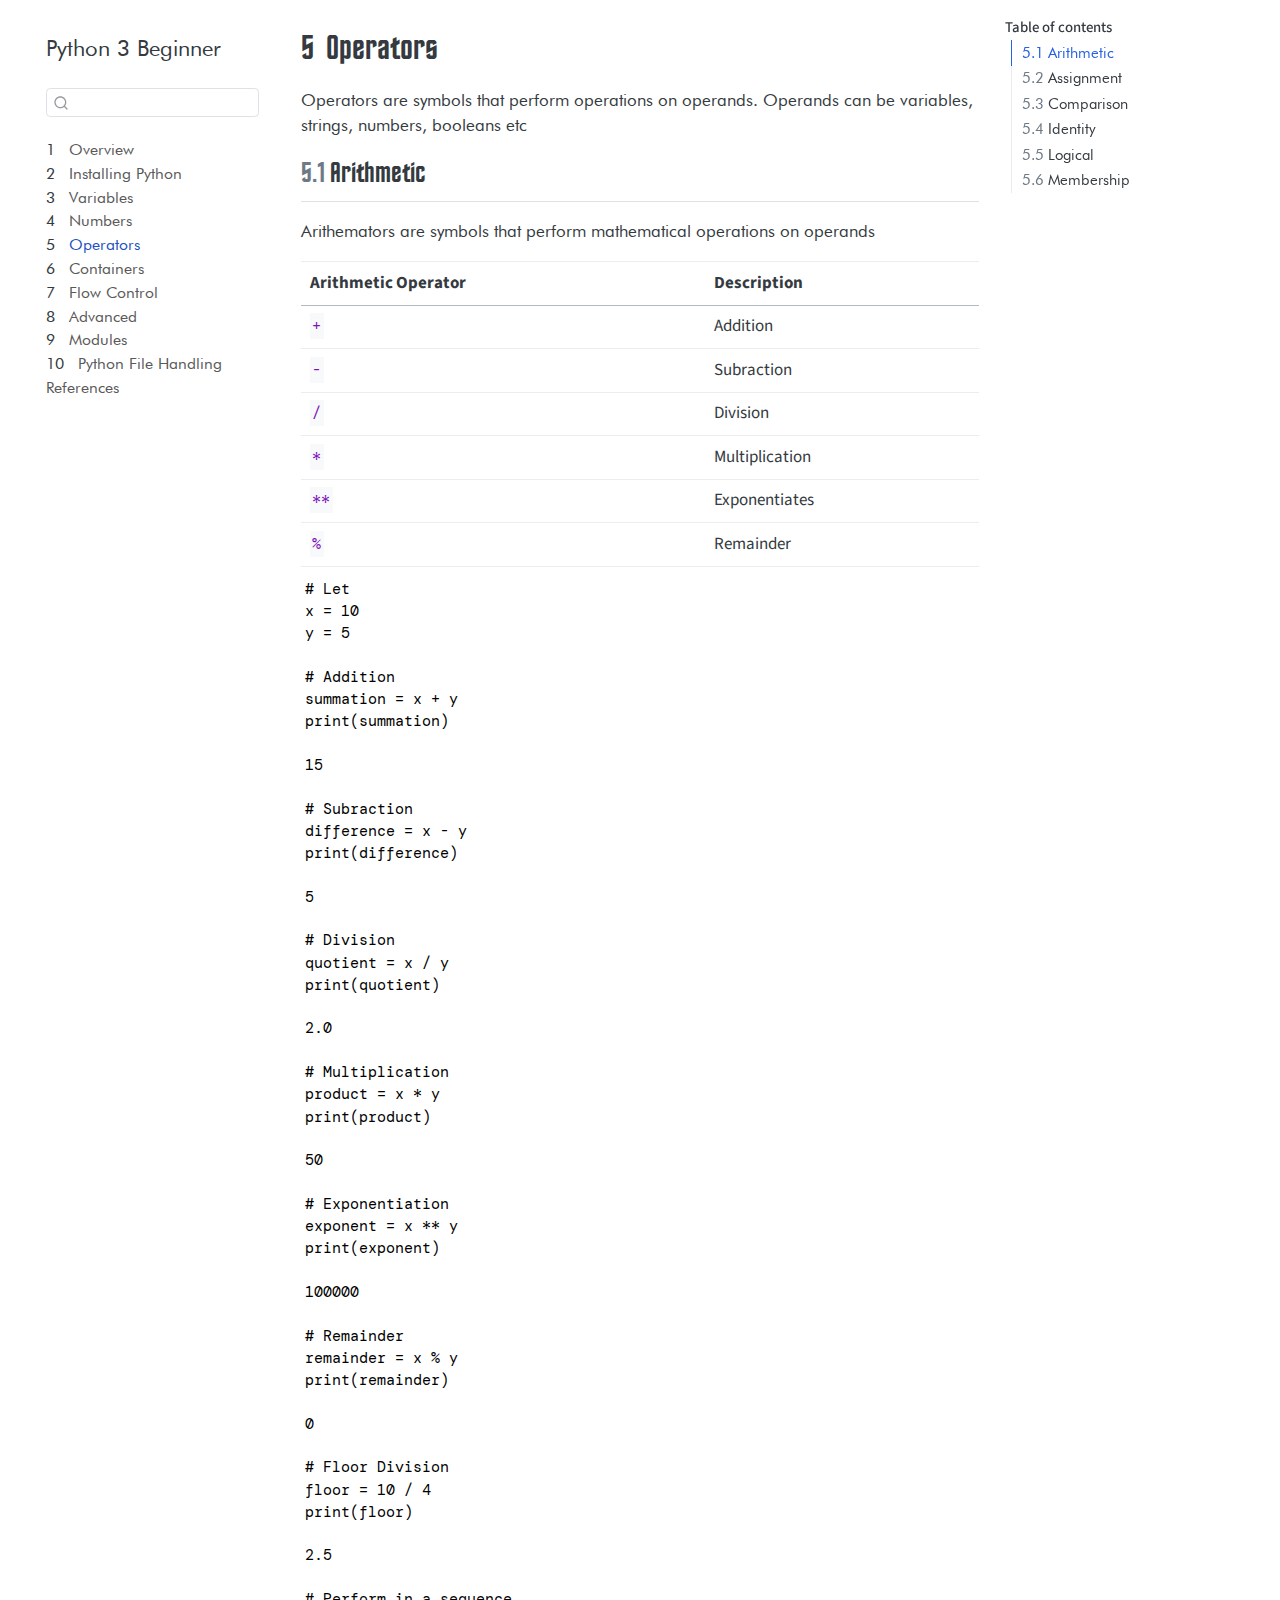
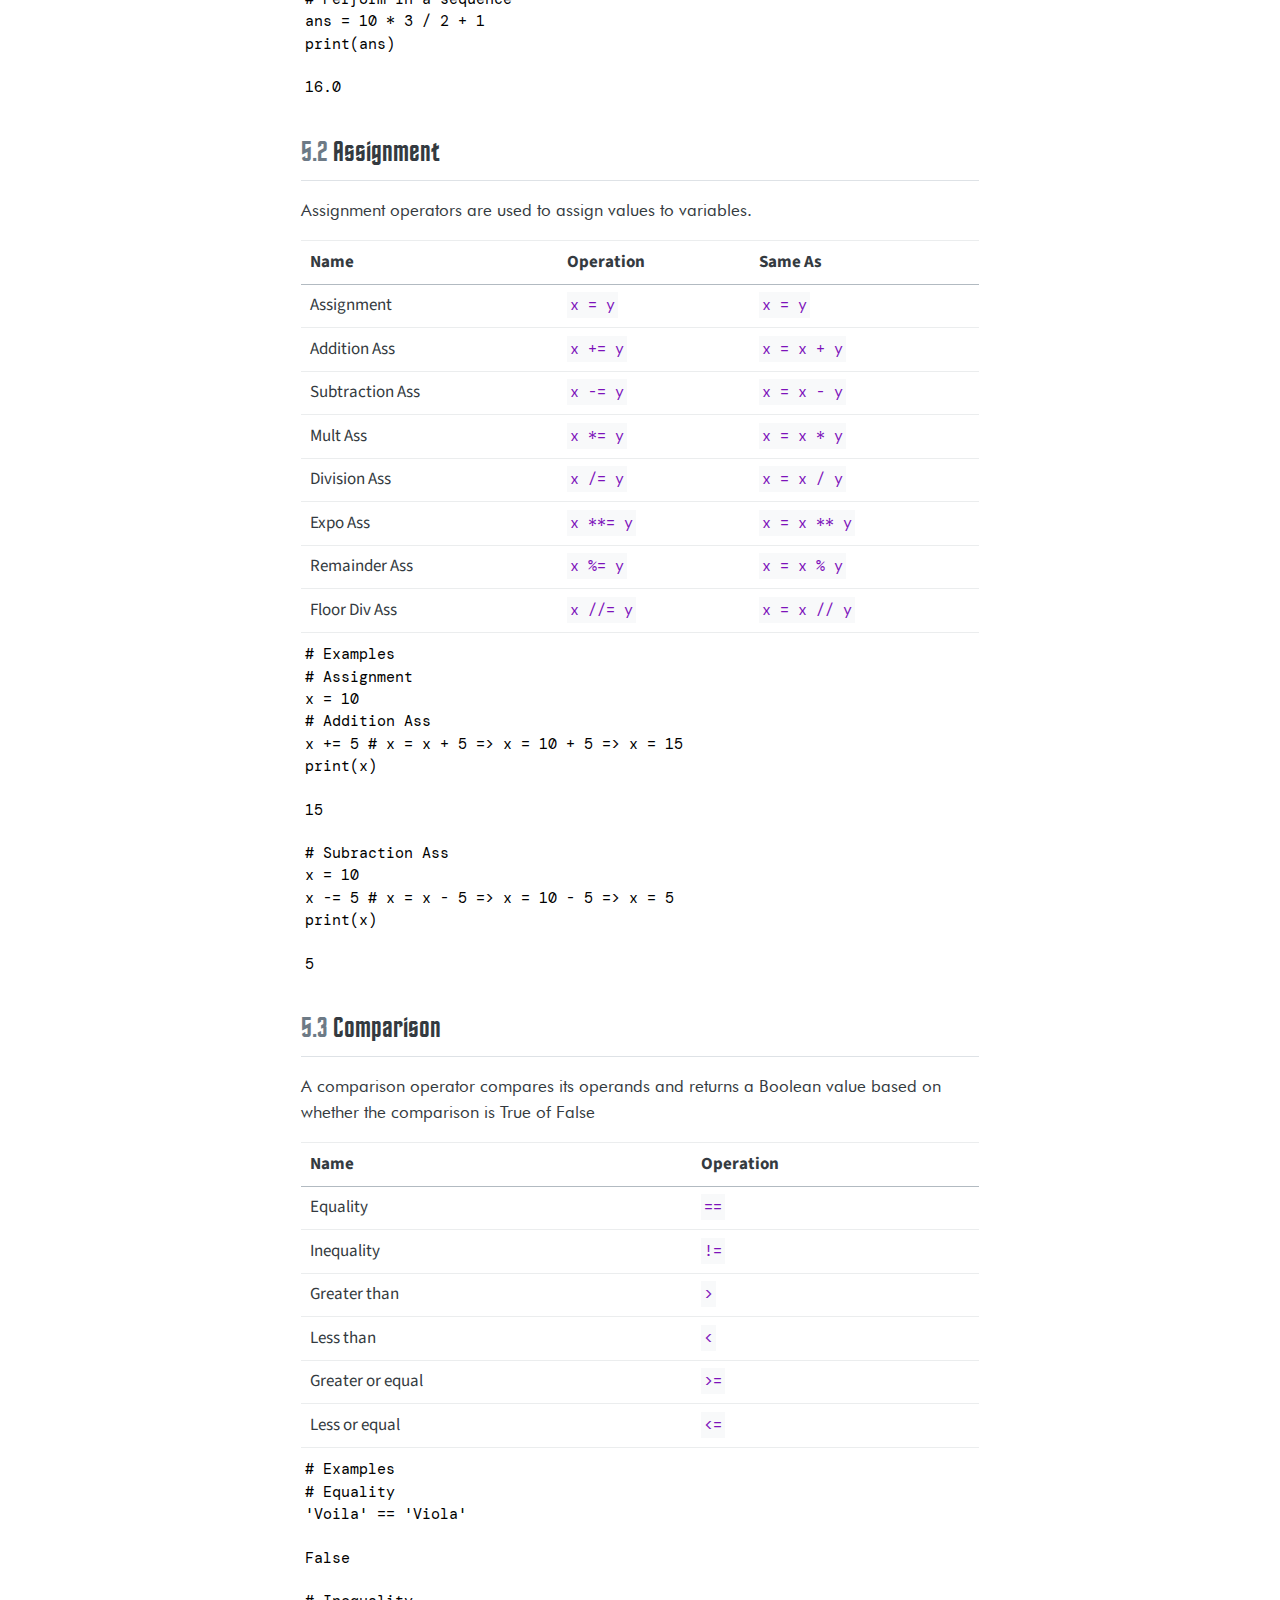
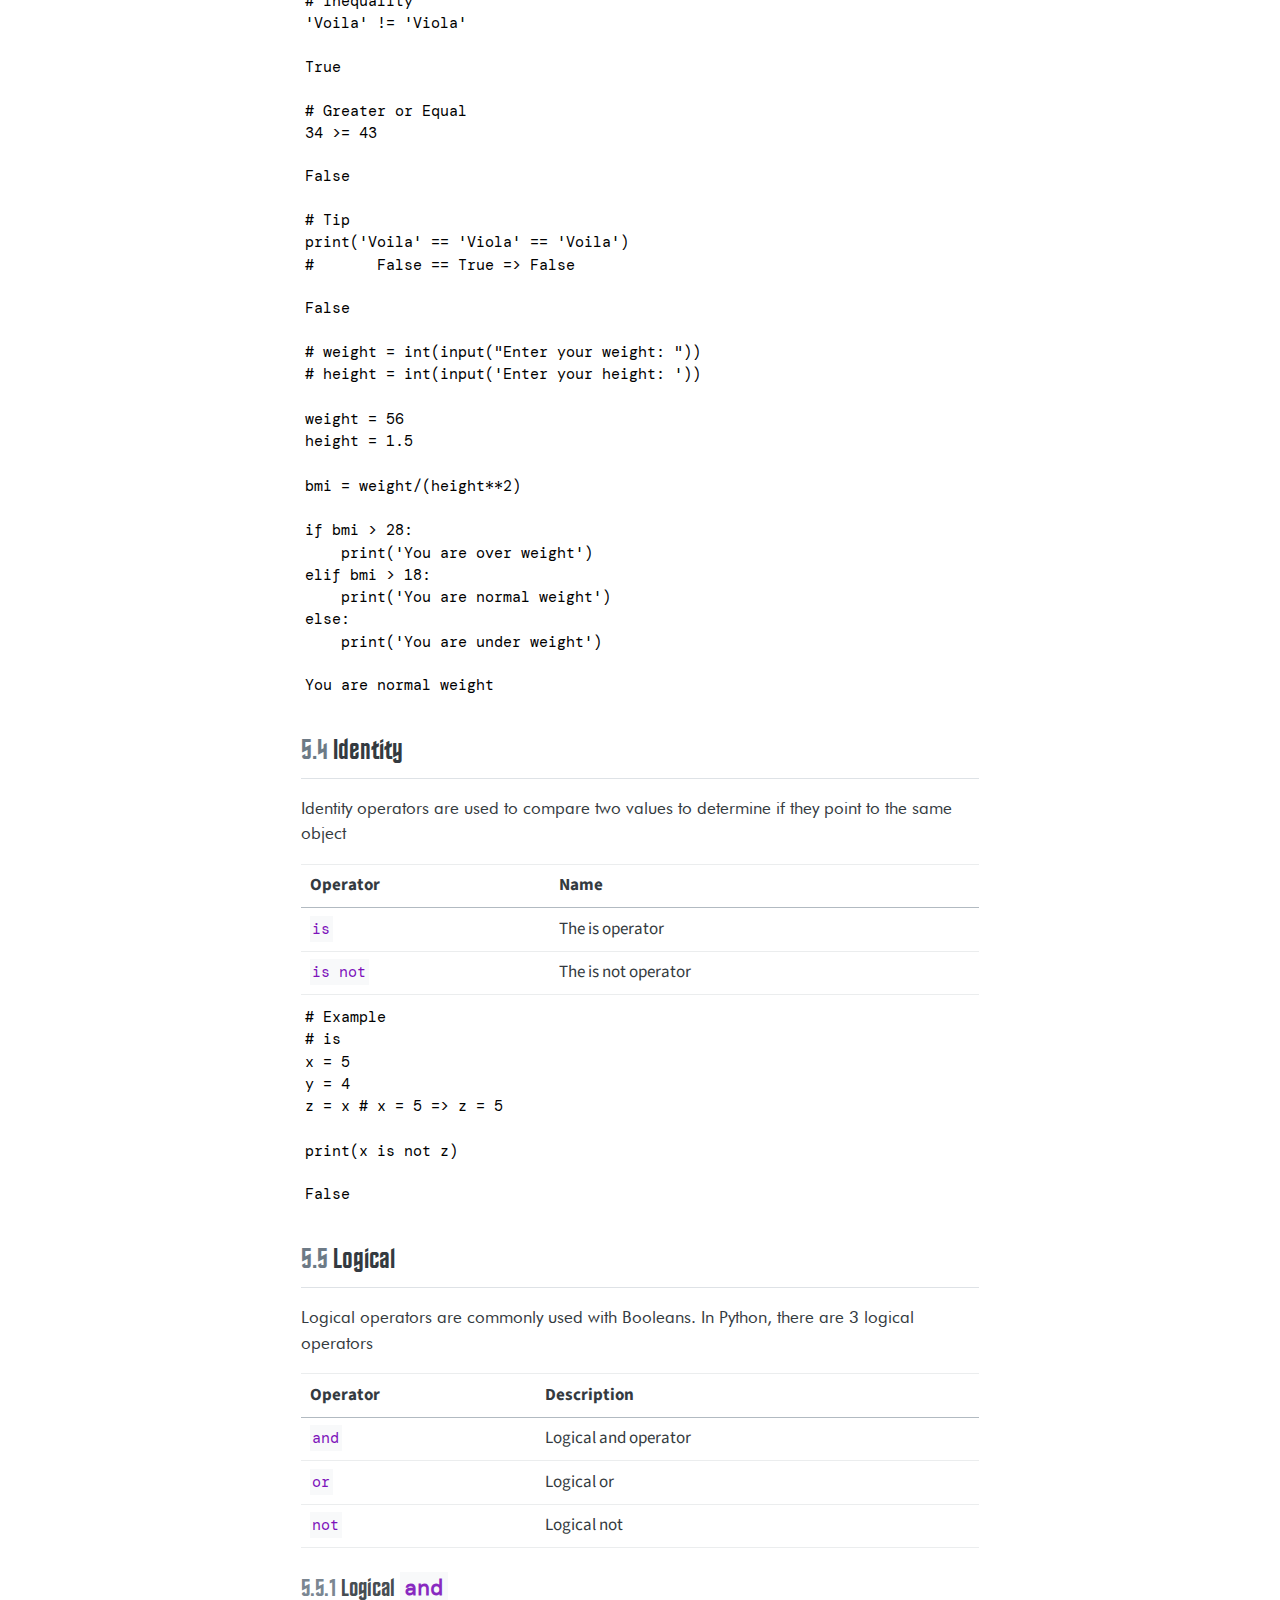
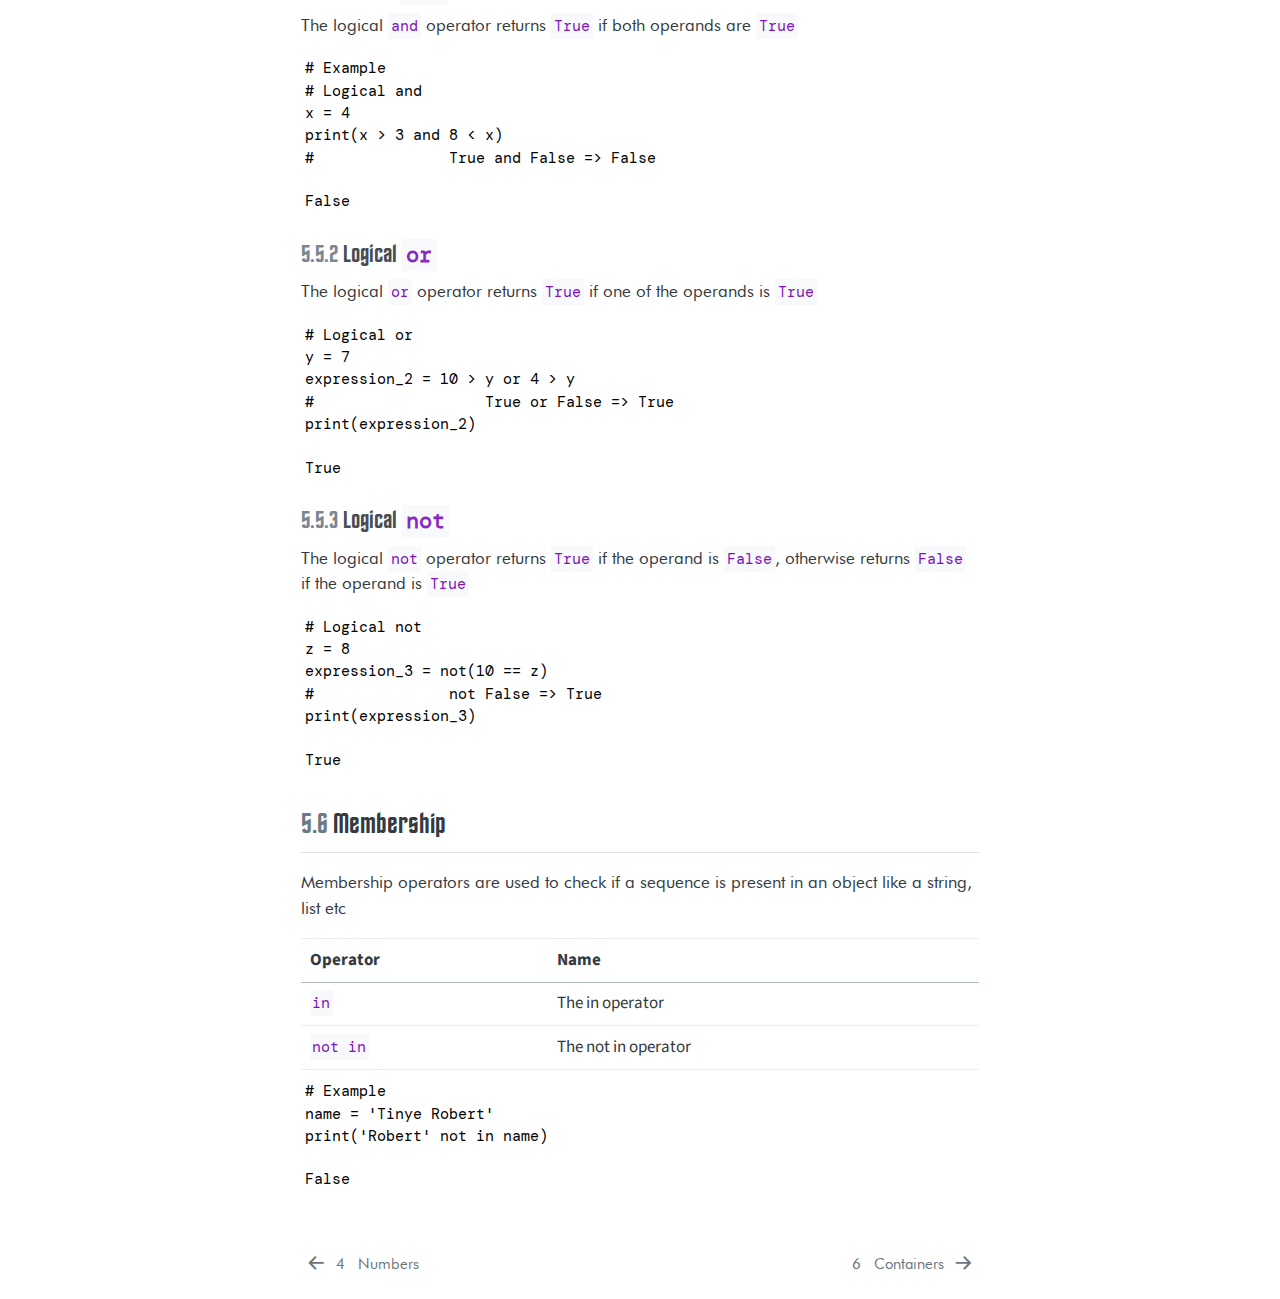
<file: 04_operators.html>
<!DOCTYPE html>
<html xmlns="http://www.w3.org/1999/xhtml" lang="en" xml:lang="en"><head>

<meta charset="utf-8">
<meta name="generator" content="quarto-1.4.554">

<meta name="viewport" content="width=device-width, initial-scale=1.0, user-scalable=yes">


<title>Python 3 Beginner - 5&nbsp; Operators</title>
<style>
code{white-space: pre-wrap;}
span.smallcaps{font-variant: small-caps;}
div.columns{display: flex; gap: min(4vw, 1.5em);}
div.column{flex: auto; overflow-x: auto;}
div.hanging-indent{margin-left: 1.5em; text-indent: -1.5em;}
ul.task-list{list-style: none;}
ul.task-list li input[type="checkbox"] {
  width: 0.8em;
  margin: 0 0.8em 0.2em -1em; /* quarto-specific, see https://github.com/quarto-dev/quarto-cli/issues/4556 */ 
  vertical-align: middle;
}
</style>


<script src="site_libs/quarto-nav/quarto-nav.js"></script>
<script src="site_libs/quarto-nav/headroom.min.js"></script>
<script src="site_libs/clipboard/clipboard.min.js"></script>
<script src="site_libs/quarto-search/autocomplete.umd.js"></script>
<script src="site_libs/quarto-search/fuse.min.js"></script>
<script src="site_libs/quarto-search/quarto-search.js"></script>
<meta name="quarto:offset" content="./">
<link href="./05_containers.html" rel="next">
<link href="./03_numbers.html" rel="prev">
<script src="site_libs/quarto-html/quarto.js"></script>
<script src="site_libs/quarto-html/popper.min.js"></script>
<script src="site_libs/quarto-html/tippy.umd.min.js"></script>
<script src="site_libs/quarto-html/anchor.min.js"></script>
<link href="site_libs/quarto-html/tippy.css" rel="stylesheet">
<link href="site_libs/quarto-html/quarto-syntax-highlighting.css" rel="stylesheet" id="quarto-text-highlighting-styles">
<script src="site_libs/bootstrap/bootstrap.min.js"></script>
<link href="site_libs/bootstrap/bootstrap-icons.css" rel="stylesheet">
<link href="site_libs/bootstrap/bootstrap.min.css" rel="stylesheet" id="quarto-bootstrap" data-mode="light">
<script id="quarto-search-options" type="application/json">{
  "location": "sidebar",
  "copy-button": false,
  "collapse-after": 3,
  "panel-placement": "start",
  "type": "textbox",
  "limit": 50,
  "keyboard-shortcut": [
    "f",
    "/",
    "s"
  ],
  "show-item-context": false,
  "language": {
    "search-no-results-text": "No results",
    "search-matching-documents-text": "matching documents",
    "search-copy-link-title": "Copy link to search",
    "search-hide-matches-text": "Hide additional matches",
    "search-more-match-text": "more match in this document",
    "search-more-matches-text": "more matches in this document",
    "search-clear-button-title": "Clear",
    "search-text-placeholder": "",
    "search-detached-cancel-button-title": "Cancel",
    "search-submit-button-title": "Submit",
    "search-label": "Search"
  }
}</script>


<link rel="stylesheet" href="styles.css">
</head>

<body class="nav-sidebar floating">

<div id="quarto-search-results"></div>
  <header id="quarto-header" class="headroom fixed-top">
  <nav class="quarto-secondary-nav">
    <div class="container-fluid d-flex">
      <button type="button" class="quarto-btn-toggle btn" data-bs-toggle="collapse" data-bs-target=".quarto-sidebar-collapse-item" aria-controls="quarto-sidebar" aria-expanded="false" aria-label="Toggle sidebar navigation" onclick="if (window.quartoToggleHeadroom) { window.quartoToggleHeadroom(); }">
        <i class="bi bi-layout-text-sidebar-reverse"></i>
      </button>
        <nav class="quarto-page-breadcrumbs" aria-label="breadcrumb"><ol class="breadcrumb"><li class="breadcrumb-item"><a href="./04_operators.html"><span class="chapter-number">5</span>&nbsp; <span class="chapter-title">Operators</span></a></li></ol></nav>
        <a class="flex-grow-1" role="button" data-bs-toggle="collapse" data-bs-target=".quarto-sidebar-collapse-item" aria-controls="quarto-sidebar" aria-expanded="false" aria-label="Toggle sidebar navigation" onclick="if (window.quartoToggleHeadroom) { window.quartoToggleHeadroom(); }">      
        </a>
      <button type="button" class="btn quarto-search-button" aria-label="" onclick="window.quartoOpenSearch();">
        <i class="bi bi-search"></i>
      </button>
    </div>
  </nav>
</header>
<!-- content -->
<div id="quarto-content" class="quarto-container page-columns page-rows-contents page-layout-article">
<!-- sidebar -->
  <nav id="quarto-sidebar" class="sidebar collapse collapse-horizontal quarto-sidebar-collapse-item sidebar-navigation floating overflow-auto">
    <div class="pt-lg-2 mt-2 text-left sidebar-header">
    <div class="sidebar-title mb-0 py-0">
      <a href="./">Python 3 Beginner</a> 
    </div>
      </div>
        <div class="mt-2 flex-shrink-0 align-items-center">
        <div class="sidebar-search">
        <div id="quarto-search" class="" title="Search"></div>
        </div>
        </div>
    <div class="sidebar-menu-container"> 
    <ul class="list-unstyled mt-1">
        <li class="sidebar-item">
  <div class="sidebar-item-container"> 
  <a href="./index.html" class="sidebar-item-text sidebar-link">
 <span class="menu-text"><span class="chapter-number">1</span>&nbsp; <span class="chapter-title">Overview</span></span></a>
  </div>
</li>
        <li class="sidebar-item">
  <div class="sidebar-item-container"> 
  <a href="./01_basics.html" class="sidebar-item-text sidebar-link">
 <span class="menu-text"><span class="chapter-number">2</span>&nbsp; <span class="chapter-title">Installing Python</span></span></a>
  </div>
</li>
        <li class="sidebar-item">
  <div class="sidebar-item-container"> 
  <a href="./02_variables.html" class="sidebar-item-text sidebar-link">
 <span class="menu-text"><span class="chapter-number">3</span>&nbsp; <span class="chapter-title">Variables</span></span></a>
  </div>
</li>
        <li class="sidebar-item">
  <div class="sidebar-item-container"> 
  <a href="./03_numbers.html" class="sidebar-item-text sidebar-link">
 <span class="menu-text"><span class="chapter-number">4</span>&nbsp; <span class="chapter-title">Numbers</span></span></a>
  </div>
</li>
        <li class="sidebar-item">
  <div class="sidebar-item-container"> 
  <a href="./04_operators.html" class="sidebar-item-text sidebar-link active">
 <span class="menu-text"><span class="chapter-number">5</span>&nbsp; <span class="chapter-title">Operators</span></span></a>
  </div>
</li>
        <li class="sidebar-item">
  <div class="sidebar-item-container"> 
  <a href="./05_containers.html" class="sidebar-item-text sidebar-link">
 <span class="menu-text"><span class="chapter-number">6</span>&nbsp; <span class="chapter-title">Containers</span></span></a>
  </div>
</li>
        <li class="sidebar-item">
  <div class="sidebar-item-container"> 
  <a href="./06_flow_control.html" class="sidebar-item-text sidebar-link">
 <span class="menu-text"><span class="chapter-number">7</span>&nbsp; <span class="chapter-title">Flow Control</span></span></a>
  </div>
</li>
        <li class="sidebar-item">
  <div class="sidebar-item-container"> 
  <a href="./07_advanced.html" class="sidebar-item-text sidebar-link">
 <span class="menu-text"><span class="chapter-number">8</span>&nbsp; <span class="chapter-title">Advanced</span></span></a>
  </div>
</li>
        <li class="sidebar-item">
  <div class="sidebar-item-container"> 
  <a href="./08_modules.html" class="sidebar-item-text sidebar-link">
 <span class="menu-text"><span class="chapter-number">9</span>&nbsp; <span class="chapter-title">Modules</span></span></a>
  </div>
</li>
        <li class="sidebar-item">
  <div class="sidebar-item-container"> 
  <a href="./09_file_handling.html" class="sidebar-item-text sidebar-link">
 <span class="menu-text"><span class="chapter-number">10</span>&nbsp; <span class="chapter-title">Python File Handling</span></span></a>
  </div>
</li>
        <li class="sidebar-item">
  <div class="sidebar-item-container"> 
  <a href="./references.html" class="sidebar-item-text sidebar-link">
 <span class="menu-text">References</span></a>
  </div>
</li>
    </ul>
    </div>
</nav>
<div id="quarto-sidebar-glass" class="quarto-sidebar-collapse-item" data-bs-toggle="collapse" data-bs-target=".quarto-sidebar-collapse-item"></div>
<!-- margin-sidebar -->
    <div id="quarto-margin-sidebar" class="sidebar margin-sidebar">
        <nav id="TOC" role="doc-toc" class="toc-active">
    <h2 id="toc-title">Table of contents</h2>
   
  <ul>
  <li><a href="#arithmetic" id="toc-arithmetic" class="nav-link active" data-scroll-target="#arithmetic"><span class="header-section-number">5.1</span> Arithmetic</a></li>
  <li><a href="#assignment" id="toc-assignment" class="nav-link" data-scroll-target="#assignment"><span class="header-section-number">5.2</span> Assignment</a></li>
  <li><a href="#comparison" id="toc-comparison" class="nav-link" data-scroll-target="#comparison"><span class="header-section-number">5.3</span> Comparison</a></li>
  <li><a href="#identity" id="toc-identity" class="nav-link" data-scroll-target="#identity"><span class="header-section-number">5.4</span> Identity</a></li>
  <li><a href="#logical" id="toc-logical" class="nav-link" data-scroll-target="#logical"><span class="header-section-number">5.5</span> Logical</a>
  <ul class="collapse">
  <li><a href="#logical-and" id="toc-logical-and" class="nav-link" data-scroll-target="#logical-and"><span class="header-section-number">5.5.1</span> Logical <code>and</code></a></li>
  <li><a href="#logical-or" id="toc-logical-or" class="nav-link" data-scroll-target="#logical-or"><span class="header-section-number">5.5.2</span> Logical <code>or</code></a></li>
  <li><a href="#logical-not" id="toc-logical-not" class="nav-link" data-scroll-target="#logical-not"><span class="header-section-number">5.5.3</span> Logical <code>not</code></a></li>
  </ul></li>
  <li><a href="#membership" id="toc-membership" class="nav-link" data-scroll-target="#membership"><span class="header-section-number">5.6</span> Membership</a></li>
  </ul>
</nav>
    </div>
<!-- main -->
<main class="content" id="quarto-document-content">

<header id="title-block-header" class="quarto-title-block default">
<div class="quarto-title">
<h1 class="title"><span class="chapter-number">5</span>&nbsp; <span class="chapter-title">Operators</span></h1>
</div>



<div class="quarto-title-meta">

    
  
    
  </div>
  


</header>


<p>Operators are symbols that perform operations on operands. Operands can be variables, strings, numbers, booleans etc</p>
<section id="arithmetic" class="level2" data-number="5.1">
<h2 data-number="5.1" class="anchored" data-anchor-id="arithmetic"><span class="header-section-number">5.1</span> Arithmetic</h2>
<p>Arithemators are symbols that perform mathematical operations on operands</p>
<table class="table">
<thead>
<tr class="header">
<th>Arithmetic Operator</th>
<th>Description</th>
</tr>
</thead>
<tbody>
<tr class="odd">
<td><code>+</code></td>
<td>Addition</td>
</tr>
<tr class="even">
<td><code>-</code></td>
<td>Subraction</td>
</tr>
<tr class="odd">
<td><code>/</code></td>
<td>Division</td>
</tr>
<tr class="even">
<td><code>*</code></td>
<td>Multiplication</td>
</tr>
<tr class="odd">
<td><code>**</code></td>
<td>Exponentiates</td>
</tr>
<tr class="even">
<td><code>%</code></td>
<td>Remainder</td>
</tr>
</tbody>
</table>
<pre><code># Let 
x = 10 
y = 5</code></pre>
<pre><code># Addition
summation = x + y
print(summation)</code></pre>
<pre><code>15</code></pre>
<pre><code># Subraction
difference = x - y
print(difference)</code></pre>
<pre><code>5</code></pre>
<pre><code># Division
quotient = x / y
print(quotient)</code></pre>
<pre><code>2.0</code></pre>
<pre><code># Multiplication
product = x * y
print(product)</code></pre>
<pre><code>50</code></pre>
<pre><code># Exponentiation 
exponent = x ** y
print(exponent)</code></pre>
<pre><code>100000</code></pre>
<pre><code># Remainder
remainder = x % y
print(remainder)</code></pre>
<pre><code>0</code></pre>
<pre><code># Floor Division
floor = 10 / 4
print(floor)</code></pre>
<pre><code>2.5</code></pre>
<pre><code># Perform in a sequence
ans = 10 * 3 / 2 + 1
print(ans)</code></pre>
<pre><code>16.0</code></pre>
</section>
<section id="assignment" class="level2" data-number="5.2">
<h2 data-number="5.2" class="anchored" data-anchor-id="assignment"><span class="header-section-number">5.2</span> Assignment</h2>
<p>Assignment operators are used to assign values to variables.</p>
<table class="table">
<thead>
<tr class="header">
<th>Name</th>
<th>Operation</th>
<th>Same As</th>
</tr>
</thead>
<tbody>
<tr class="odd">
<td>Assignment</td>
<td><code>x = y</code></td>
<td><code>x = y</code></td>
</tr>
<tr class="even">
<td>Addition Ass</td>
<td><code>x += y</code></td>
<td><code>x = x + y</code></td>
</tr>
<tr class="odd">
<td>Subtraction Ass</td>
<td><code>x -= y</code></td>
<td><code>x = x - y</code></td>
</tr>
<tr class="even">
<td>Mult Ass</td>
<td><code>x *= y</code></td>
<td><code>x = x * y</code></td>
</tr>
<tr class="odd">
<td>Division Ass</td>
<td><code>x /= y</code></td>
<td><code>x = x / y</code></td>
</tr>
<tr class="even">
<td>Expo Ass</td>
<td><code>x **= y</code></td>
<td><code>x = x ** y</code></td>
</tr>
<tr class="odd">
<td>Remainder Ass</td>
<td><code>x %= y</code></td>
<td><code>x = x % y</code></td>
</tr>
<tr class="even">
<td>Floor Div Ass</td>
<td><code>x //= y</code></td>
<td><code>x = x // y</code></td>
</tr>
</tbody>
</table>
<pre><code># Examples
# Assignment
x = 10
# Addition Ass
x += 5 # x = x + 5 =&gt; x = 10 + 5 =&gt; x = 15
print(x)</code></pre>
<pre><code>15</code></pre>
<pre><code># Subraction Ass
x = 10
x -= 5 # x = x - 5 =&gt; x = 10 - 5 =&gt; x = 5
print(x)</code></pre>
<pre><code>5</code></pre>
</section>
<section id="comparison" class="level2" data-number="5.3">
<h2 data-number="5.3" class="anchored" data-anchor-id="comparison"><span class="header-section-number">5.3</span> Comparison</h2>
<p>A comparison operator compares its operands and returns a Boolean value based on whether the comparison is True of False</p>
<table class="table">
<thead>
<tr class="header">
<th>Name</th>
<th>Operation</th>
</tr>
</thead>
<tbody>
<tr class="odd">
<td>Equality</td>
<td><code>==</code></td>
</tr>
<tr class="even">
<td>Inequality</td>
<td><code>!=</code></td>
</tr>
<tr class="odd">
<td>Greater than</td>
<td><code>&gt;</code></td>
</tr>
<tr class="even">
<td>Less than</td>
<td><code>&lt;</code></td>
</tr>
<tr class="odd">
<td>Greater or equal</td>
<td><code>&gt;=</code></td>
</tr>
<tr class="even">
<td>Less or equal</td>
<td><code>&lt;=</code></td>
</tr>
</tbody>
</table>
<pre><code># Examples
# Equality 
'Voila' == 'Viola'</code></pre>
<pre><code>False</code></pre>
<pre><code># Inequality 
'Voila' != 'Viola'</code></pre>
<pre><code>True</code></pre>
<pre><code># Greater or Equal
34 &gt;= 43</code></pre>
<pre><code>False</code></pre>
<pre><code># Tip
print('Voila' == 'Viola' == 'Voila')
#       False == True =&gt; False</code></pre>
<pre><code>False</code></pre>
<pre><code># weight = int(input("Enter your weight: "))
# height = int(input('Enter your height: '))

weight = 56
height = 1.5

bmi = weight/(height**2)

if bmi &gt; 28:
    print('You are over weight')
elif bmi &gt; 18:
    print('You are normal weight')
else:
    print('You are under weight')</code></pre>
<pre><code>You are normal weight</code></pre>
</section>
<section id="identity" class="level2" data-number="5.4">
<h2 data-number="5.4" class="anchored" data-anchor-id="identity"><span class="header-section-number">5.4</span> Identity</h2>
<p>Identity operators are used to compare two values to determine if they point to the same object</p>
<table class="table">
<thead>
<tr class="header">
<th>Operator</th>
<th>Name</th>
</tr>
</thead>
<tbody>
<tr class="odd">
<td><code>is</code></td>
<td>The is operator</td>
</tr>
<tr class="even">
<td><code>is not</code></td>
<td>The is not operator</td>
</tr>
</tbody>
</table>
<pre><code># Example
# is
x = 5
y = 4
z = x # x = 5 =&gt; z = 5

print(x is not z)</code></pre>
<pre><code>False</code></pre>
</section>
<section id="logical" class="level2" data-number="5.5">
<h2 data-number="5.5" class="anchored" data-anchor-id="logical"><span class="header-section-number">5.5</span> Logical</h2>
<p>Logical operators are commonly used with Booleans. In Python, there are 3 logical operators</p>
<table class="table">
<thead>
<tr class="header">
<th>Operator</th>
<th>Description</th>
</tr>
</thead>
<tbody>
<tr class="odd">
<td><code>and</code></td>
<td>Logical and operator</td>
</tr>
<tr class="even">
<td><code>or</code></td>
<td>Logical or</td>
</tr>
<tr class="odd">
<td><code>not</code></td>
<td>Logical not</td>
</tr>
</tbody>
</table>
<section id="logical-and" class="level3" data-number="5.5.1">
<h3 data-number="5.5.1" class="anchored" data-anchor-id="logical-and"><span class="header-section-number">5.5.1</span> Logical <code>and</code></h3>
<p>The logical <code>and</code> operator returns <code>True</code> if both operands are <code>True</code></p>
<pre><code># Example
# Logical and
x = 4
print(x &gt; 3 and 8 &lt; x)
#               True and False =&gt; False</code></pre>
<pre><code>False</code></pre>
</section>
<section id="logical-or" class="level3" data-number="5.5.2">
<h3 data-number="5.5.2" class="anchored" data-anchor-id="logical-or"><span class="header-section-number">5.5.2</span> Logical <code>or</code></h3>
<p>The logical <code>or</code> operator returns <code>True</code> if one of the operands is <code>True</code></p>
<pre><code># Logical or
y = 7
expression_2 = 10 &gt; y or 4 &gt; y
#                   True or False =&gt; True
print(expression_2)</code></pre>
<pre><code>True</code></pre>
</section>
<section id="logical-not" class="level3" data-number="5.5.3">
<h3 data-number="5.5.3" class="anchored" data-anchor-id="logical-not"><span class="header-section-number">5.5.3</span> Logical <code>not</code></h3>
<p>The logical <code>not</code> operator returns <code>True</code> if the operand is <code>False</code>, otherwise returns <code>False</code> if the operand is <code>True</code></p>
<pre><code># Logical not
z = 8
expression_3 = not(10 == z)
#               not False =&gt; True
print(expression_3)</code></pre>
<pre><code>True</code></pre>
</section>
</section>
<section id="membership" class="level2" data-number="5.6">
<h2 data-number="5.6" class="anchored" data-anchor-id="membership"><span class="header-section-number">5.6</span> Membership</h2>
<p>Membership operators are used to check if a sequence is present in an object like a string, list etc</p>
<table class="table">
<thead>
<tr class="header">
<th>Operator</th>
<th>Name</th>
</tr>
</thead>
<tbody>
<tr class="odd">
<td><code>in</code></td>
<td>The in operator</td>
</tr>
<tr class="even">
<td><code>not in</code></td>
<td>The not in operator</td>
</tr>
</tbody>
</table>
<pre><code># Example
name = 'Tinye Robert'
print('Robert' not in name)</code></pre>
<pre><code>False</code></pre>


</section>

</main> <!-- /main -->
<script id="quarto-html-after-body" type="application/javascript">
window.document.addEventListener("DOMContentLoaded", function (event) {
  const toggleBodyColorMode = (bsSheetEl) => {
    const mode = bsSheetEl.getAttribute("data-mode");
    const bodyEl = window.document.querySelector("body");
    if (mode === "dark") {
      bodyEl.classList.add("quarto-dark");
      bodyEl.classList.remove("quarto-light");
    } else {
      bodyEl.classList.add("quarto-light");
      bodyEl.classList.remove("quarto-dark");
    }
  }
  const toggleBodyColorPrimary = () => {
    const bsSheetEl = window.document.querySelector("link#quarto-bootstrap");
    if (bsSheetEl) {
      toggleBodyColorMode(bsSheetEl);
    }
  }
  toggleBodyColorPrimary();  
  const icon = "";
  const anchorJS = new window.AnchorJS();
  anchorJS.options = {
    placement: 'right',
    icon: icon
  };
  anchorJS.add('.anchored');
  const isCodeAnnotation = (el) => {
    for (const clz of el.classList) {
      if (clz.startsWith('code-annotation-')) {                     
        return true;
      }
    }
    return false;
  }
  const clipboard = new window.ClipboardJS('.code-copy-button', {
    text: function(trigger) {
      const codeEl = trigger.previousElementSibling.cloneNode(true);
      for (const childEl of codeEl.children) {
        if (isCodeAnnotation(childEl)) {
          childEl.remove();
        }
      }
      return codeEl.innerText;
    }
  });
  clipboard.on('success', function(e) {
    // button target
    const button = e.trigger;
    // don't keep focus
    button.blur();
    // flash "checked"
    button.classList.add('code-copy-button-checked');
    var currentTitle = button.getAttribute("title");
    button.setAttribute("title", "Copied!");
    let tooltip;
    if (window.bootstrap) {
      button.setAttribute("data-bs-toggle", "tooltip");
      button.setAttribute("data-bs-placement", "left");
      button.setAttribute("data-bs-title", "Copied!");
      tooltip = new bootstrap.Tooltip(button, 
        { trigger: "manual", 
          customClass: "code-copy-button-tooltip",
          offset: [0, -8]});
      tooltip.show();    
    }
    setTimeout(function() {
      if (tooltip) {
        tooltip.hide();
        button.removeAttribute("data-bs-title");
        button.removeAttribute("data-bs-toggle");
        button.removeAttribute("data-bs-placement");
      }
      button.setAttribute("title", currentTitle);
      button.classList.remove('code-copy-button-checked');
    }, 1000);
    // clear code selection
    e.clearSelection();
  });
    var localhostRegex = new RegExp(/^(?:http|https):\/\/localhost\:?[0-9]*\//);
    var mailtoRegex = new RegExp(/^mailto:/);
      var filterRegex = new RegExp('/' + window.location.host + '/');
    var isInternal = (href) => {
        return filterRegex.test(href) || localhostRegex.test(href) || mailtoRegex.test(href);
    }
    // Inspect non-navigation links and adorn them if external
 	var links = window.document.querySelectorAll('a[href]:not(.nav-link):not(.navbar-brand):not(.toc-action):not(.sidebar-link):not(.sidebar-item-toggle):not(.pagination-link):not(.no-external):not([aria-hidden]):not(.dropdown-item):not(.quarto-navigation-tool)');
    for (var i=0; i<links.length; i++) {
      const link = links[i];
      if (!isInternal(link.href)) {
        // undo the damage that might have been done by quarto-nav.js in the case of
        // links that we want to consider external
        if (link.dataset.originalHref !== undefined) {
          link.href = link.dataset.originalHref;
        }
      }
    }
  function tippyHover(el, contentFn, onTriggerFn, onUntriggerFn) {
    const config = {
      allowHTML: true,
      maxWidth: 500,
      delay: 100,
      arrow: false,
      appendTo: function(el) {
          return el.parentElement;
      },
      interactive: true,
      interactiveBorder: 10,
      theme: 'quarto',
      placement: 'bottom-start',
    };
    if (contentFn) {
      config.content = contentFn;
    }
    if (onTriggerFn) {
      config.onTrigger = onTriggerFn;
    }
    if (onUntriggerFn) {
      config.onUntrigger = onUntriggerFn;
    }
    window.tippy(el, config); 
  }
  const noterefs = window.document.querySelectorAll('a[role="doc-noteref"]');
  for (var i=0; i<noterefs.length; i++) {
    const ref = noterefs[i];
    tippyHover(ref, function() {
      // use id or data attribute instead here
      let href = ref.getAttribute('data-footnote-href') || ref.getAttribute('href');
      try { href = new URL(href).hash; } catch {}
      const id = href.replace(/^#\/?/, "");
      const note = window.document.getElementById(id);
      if (note) {
        return note.innerHTML;
      } else {
        return "";
      }
    });
  }
  const xrefs = window.document.querySelectorAll('a.quarto-xref');
  const processXRef = (id, note) => {
    // Strip column container classes
    const stripColumnClz = (el) => {
      el.classList.remove("page-full", "page-columns");
      if (el.children) {
        for (const child of el.children) {
          stripColumnClz(child);
        }
      }
    }
    stripColumnClz(note)
    if (id === null || id.startsWith('sec-')) {
      // Special case sections, only their first couple elements
      const container = document.createElement("div");
      if (note.children && note.children.length > 2) {
        container.appendChild(note.children[0].cloneNode(true));
        for (let i = 1; i < note.children.length; i++) {
          const child = note.children[i];
          if (child.tagName === "P" && child.innerText === "") {
            continue;
          } else {
            container.appendChild(child.cloneNode(true));
            break;
          }
        }
        if (window.Quarto?.typesetMath) {
          window.Quarto.typesetMath(container);
        }
        return container.innerHTML
      } else {
        if (window.Quarto?.typesetMath) {
          window.Quarto.typesetMath(note);
        }
        return note.innerHTML;
      }
    } else {
      // Remove any anchor links if they are present
      const anchorLink = note.querySelector('a.anchorjs-link');
      if (anchorLink) {
        anchorLink.remove();
      }
      if (window.Quarto?.typesetMath) {
        window.Quarto.typesetMath(note);
      }
      // TODO in 1.5, we should make sure this works without a callout special case
      if (note.classList.contains("callout")) {
        return note.outerHTML;
      } else {
        return note.innerHTML;
      }
    }
  }
  for (var i=0; i<xrefs.length; i++) {
    const xref = xrefs[i];
    tippyHover(xref, undefined, function(instance) {
      instance.disable();
      let url = xref.getAttribute('href');
      let hash = undefined; 
      if (url.startsWith('#')) {
        hash = url;
      } else {
        try { hash = new URL(url).hash; } catch {}
      }
      if (hash) {
        const id = hash.replace(/^#\/?/, "");
        const note = window.document.getElementById(id);
        if (note !== null) {
          try {
            const html = processXRef(id, note.cloneNode(true));
            instance.setContent(html);
          } finally {
            instance.enable();
            instance.show();
          }
        } else {
          // See if we can fetch this
          fetch(url.split('#')[0])
          .then(res => res.text())
          .then(html => {
            const parser = new DOMParser();
            const htmlDoc = parser.parseFromString(html, "text/html");
            const note = htmlDoc.getElementById(id);
            if (note !== null) {
              const html = processXRef(id, note);
              instance.setContent(html);
            } 
          }).finally(() => {
            instance.enable();
            instance.show();
          });
        }
      } else {
        // See if we can fetch a full url (with no hash to target)
        // This is a special case and we should probably do some content thinning / targeting
        fetch(url)
        .then(res => res.text())
        .then(html => {
          const parser = new DOMParser();
          const htmlDoc = parser.parseFromString(html, "text/html");
          const note = htmlDoc.querySelector('main.content');
          if (note !== null) {
            // This should only happen for chapter cross references
            // (since there is no id in the URL)
            // remove the first header
            if (note.children.length > 0 && note.children[0].tagName === "HEADER") {
              note.children[0].remove();
            }
            const html = processXRef(null, note);
            instance.setContent(html);
          } 
        }).finally(() => {
          instance.enable();
          instance.show();
        });
      }
    }, function(instance) {
    });
  }
      let selectedAnnoteEl;
      const selectorForAnnotation = ( cell, annotation) => {
        let cellAttr = 'data-code-cell="' + cell + '"';
        let lineAttr = 'data-code-annotation="' +  annotation + '"';
        const selector = 'span[' + cellAttr + '][' + lineAttr + ']';
        return selector;
      }
      const selectCodeLines = (annoteEl) => {
        const doc = window.document;
        const targetCell = annoteEl.getAttribute("data-target-cell");
        const targetAnnotation = annoteEl.getAttribute("data-target-annotation");
        const annoteSpan = window.document.querySelector(selectorForAnnotation(targetCell, targetAnnotation));
        const lines = annoteSpan.getAttribute("data-code-lines").split(",");
        const lineIds = lines.map((line) => {
          return targetCell + "-" + line;
        })
        let top = null;
        let height = null;
        let parent = null;
        if (lineIds.length > 0) {
            //compute the position of the single el (top and bottom and make a div)
            const el = window.document.getElementById(lineIds[0]);
            top = el.offsetTop;
            height = el.offsetHeight;
            parent = el.parentElement.parentElement;
          if (lineIds.length > 1) {
            const lastEl = window.document.getElementById(lineIds[lineIds.length - 1]);
            const bottom = lastEl.offsetTop + lastEl.offsetHeight;
            height = bottom - top;
          }
          if (top !== null && height !== null && parent !== null) {
            // cook up a div (if necessary) and position it 
            let div = window.document.getElementById("code-annotation-line-highlight");
            if (div === null) {
              div = window.document.createElement("div");
              div.setAttribute("id", "code-annotation-line-highlight");
              div.style.position = 'absolute';
              parent.appendChild(div);
            }
            div.style.top = top - 2 + "px";
            div.style.height = height + 4 + "px";
            div.style.left = 0;
            let gutterDiv = window.document.getElementById("code-annotation-line-highlight-gutter");
            if (gutterDiv === null) {
              gutterDiv = window.document.createElement("div");
              gutterDiv.setAttribute("id", "code-annotation-line-highlight-gutter");
              gutterDiv.style.position = 'absolute';
              const codeCell = window.document.getElementById(targetCell);
              const gutter = codeCell.querySelector('.code-annotation-gutter');
              gutter.appendChild(gutterDiv);
            }
            gutterDiv.style.top = top - 2 + "px";
            gutterDiv.style.height = height + 4 + "px";
          }
          selectedAnnoteEl = annoteEl;
        }
      };
      const unselectCodeLines = () => {
        const elementsIds = ["code-annotation-line-highlight", "code-annotation-line-highlight-gutter"];
        elementsIds.forEach((elId) => {
          const div = window.document.getElementById(elId);
          if (div) {
            div.remove();
          }
        });
        selectedAnnoteEl = undefined;
      };
        // Handle positioning of the toggle
    window.addEventListener(
      "resize",
      throttle(() => {
        elRect = undefined;
        if (selectedAnnoteEl) {
          selectCodeLines(selectedAnnoteEl);
        }
      }, 10)
    );
    function throttle(fn, ms) {
    let throttle = false;
    let timer;
      return (...args) => {
        if(!throttle) { // first call gets through
            fn.apply(this, args);
            throttle = true;
        } else { // all the others get throttled
            if(timer) clearTimeout(timer); // cancel #2
            timer = setTimeout(() => {
              fn.apply(this, args);
              timer = throttle = false;
            }, ms);
        }
      };
    }
      // Attach click handler to the DT
      const annoteDls = window.document.querySelectorAll('dt[data-target-cell]');
      for (const annoteDlNode of annoteDls) {
        annoteDlNode.addEventListener('click', (event) => {
          const clickedEl = event.target;
          if (clickedEl !== selectedAnnoteEl) {
            unselectCodeLines();
            const activeEl = window.document.querySelector('dt[data-target-cell].code-annotation-active');
            if (activeEl) {
              activeEl.classList.remove('code-annotation-active');
            }
            selectCodeLines(clickedEl);
            clickedEl.classList.add('code-annotation-active');
          } else {
            // Unselect the line
            unselectCodeLines();
            clickedEl.classList.remove('code-annotation-active');
          }
        });
      }
  const findCites = (el) => {
    const parentEl = el.parentElement;
    if (parentEl) {
      const cites = parentEl.dataset.cites;
      if (cites) {
        return {
          el,
          cites: cites.split(' ')
        };
      } else {
        return findCites(el.parentElement)
      }
    } else {
      return undefined;
    }
  };
  var bibliorefs = window.document.querySelectorAll('a[role="doc-biblioref"]');
  for (var i=0; i<bibliorefs.length; i++) {
    const ref = bibliorefs[i];
    const citeInfo = findCites(ref);
    if (citeInfo) {
      tippyHover(citeInfo.el, function() {
        var popup = window.document.createElement('div');
        citeInfo.cites.forEach(function(cite) {
          var citeDiv = window.document.createElement('div');
          citeDiv.classList.add('hanging-indent');
          citeDiv.classList.add('csl-entry');
          var biblioDiv = window.document.getElementById('ref-' + cite);
          if (biblioDiv) {
            citeDiv.innerHTML = biblioDiv.innerHTML;
          }
          popup.appendChild(citeDiv);
        });
        return popup.innerHTML;
      });
    }
  }
});
</script>
<nav class="page-navigation">
  <div class="nav-page nav-page-previous">
      <a href="./03_numbers.html" class="pagination-link" aria-label="Numbers">
        <i class="bi bi-arrow-left-short"></i> <span class="nav-page-text"><span class="chapter-number">4</span>&nbsp; <span class="chapter-title">Numbers</span></span>
      </a>          
  </div>
  <div class="nav-page nav-page-next">
      <a href="./05_containers.html" class="pagination-link" aria-label="Containers">
        <span class="nav-page-text"><span class="chapter-number">6</span>&nbsp; <span class="chapter-title">Containers</span></span> <i class="bi bi-arrow-right-short"></i>
      </a>
  </div>
</nav>
</div> <!-- /content -->




</body></html>
</file>
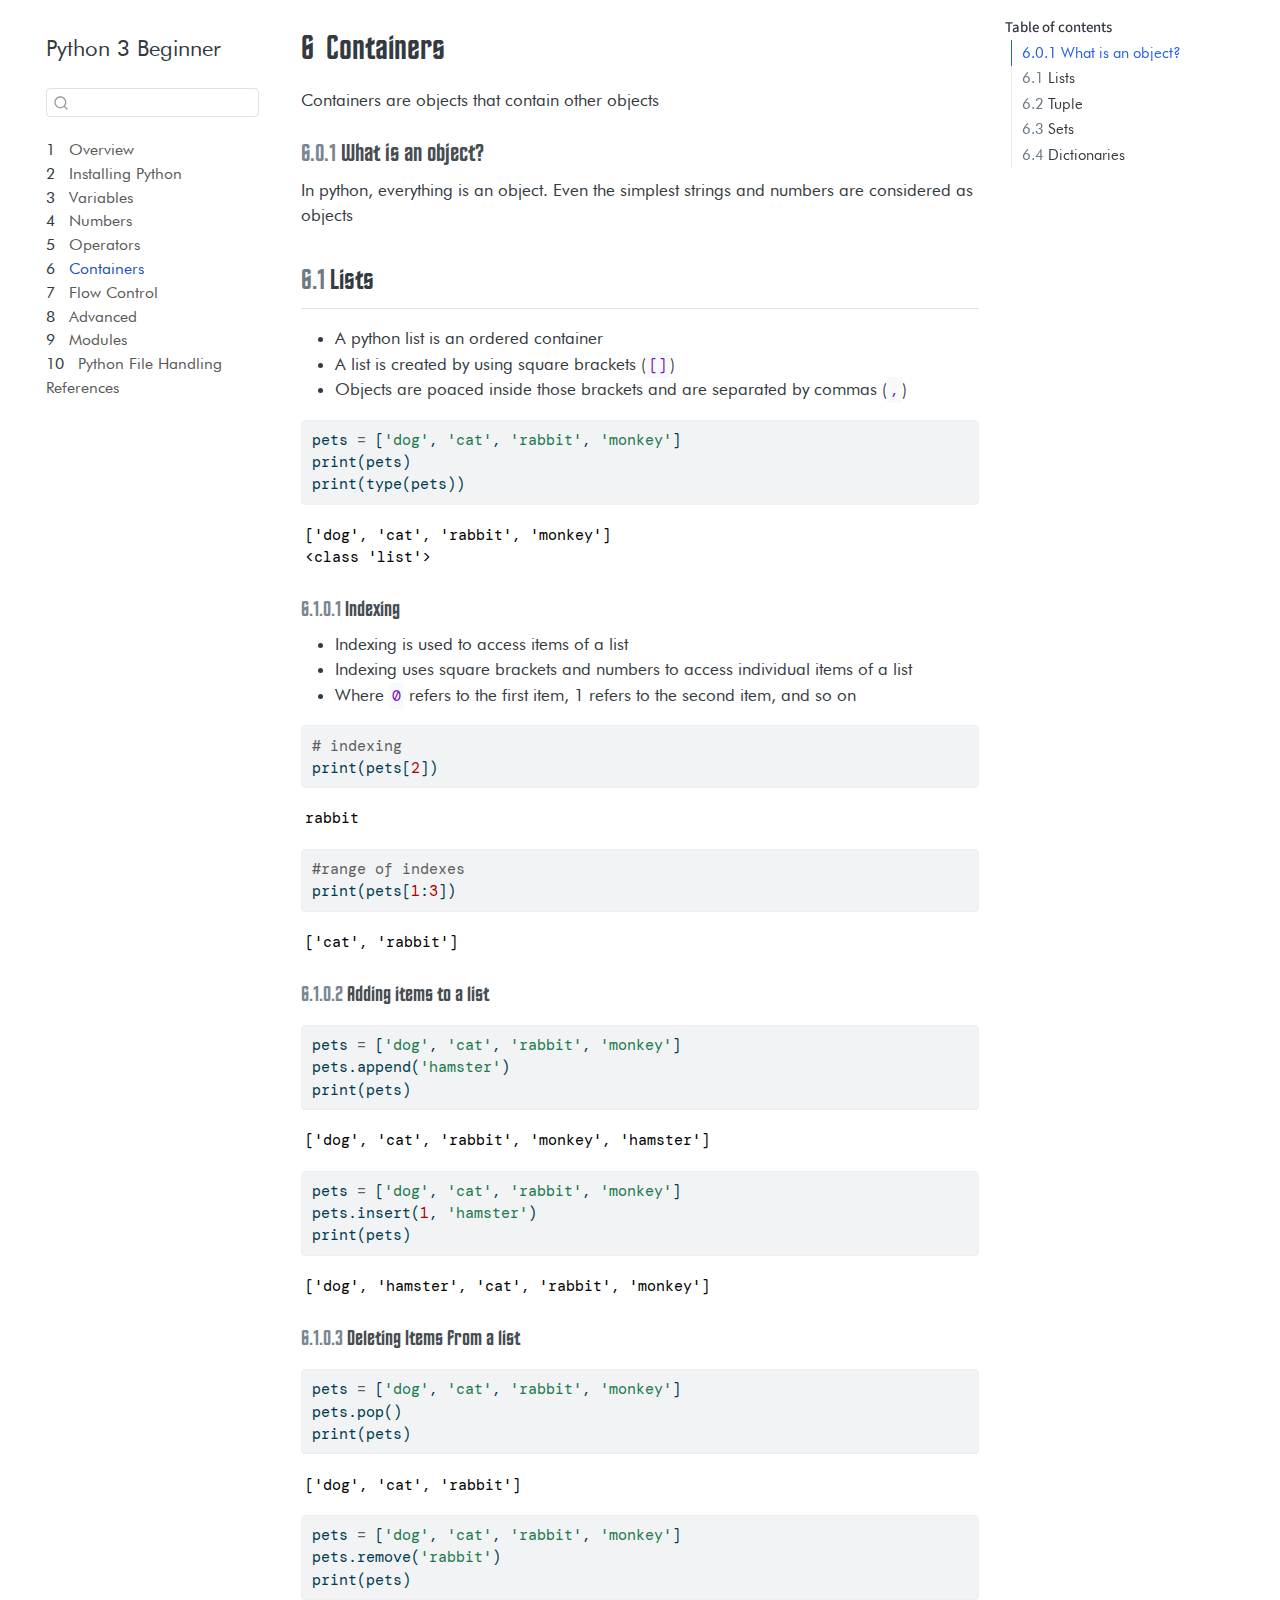
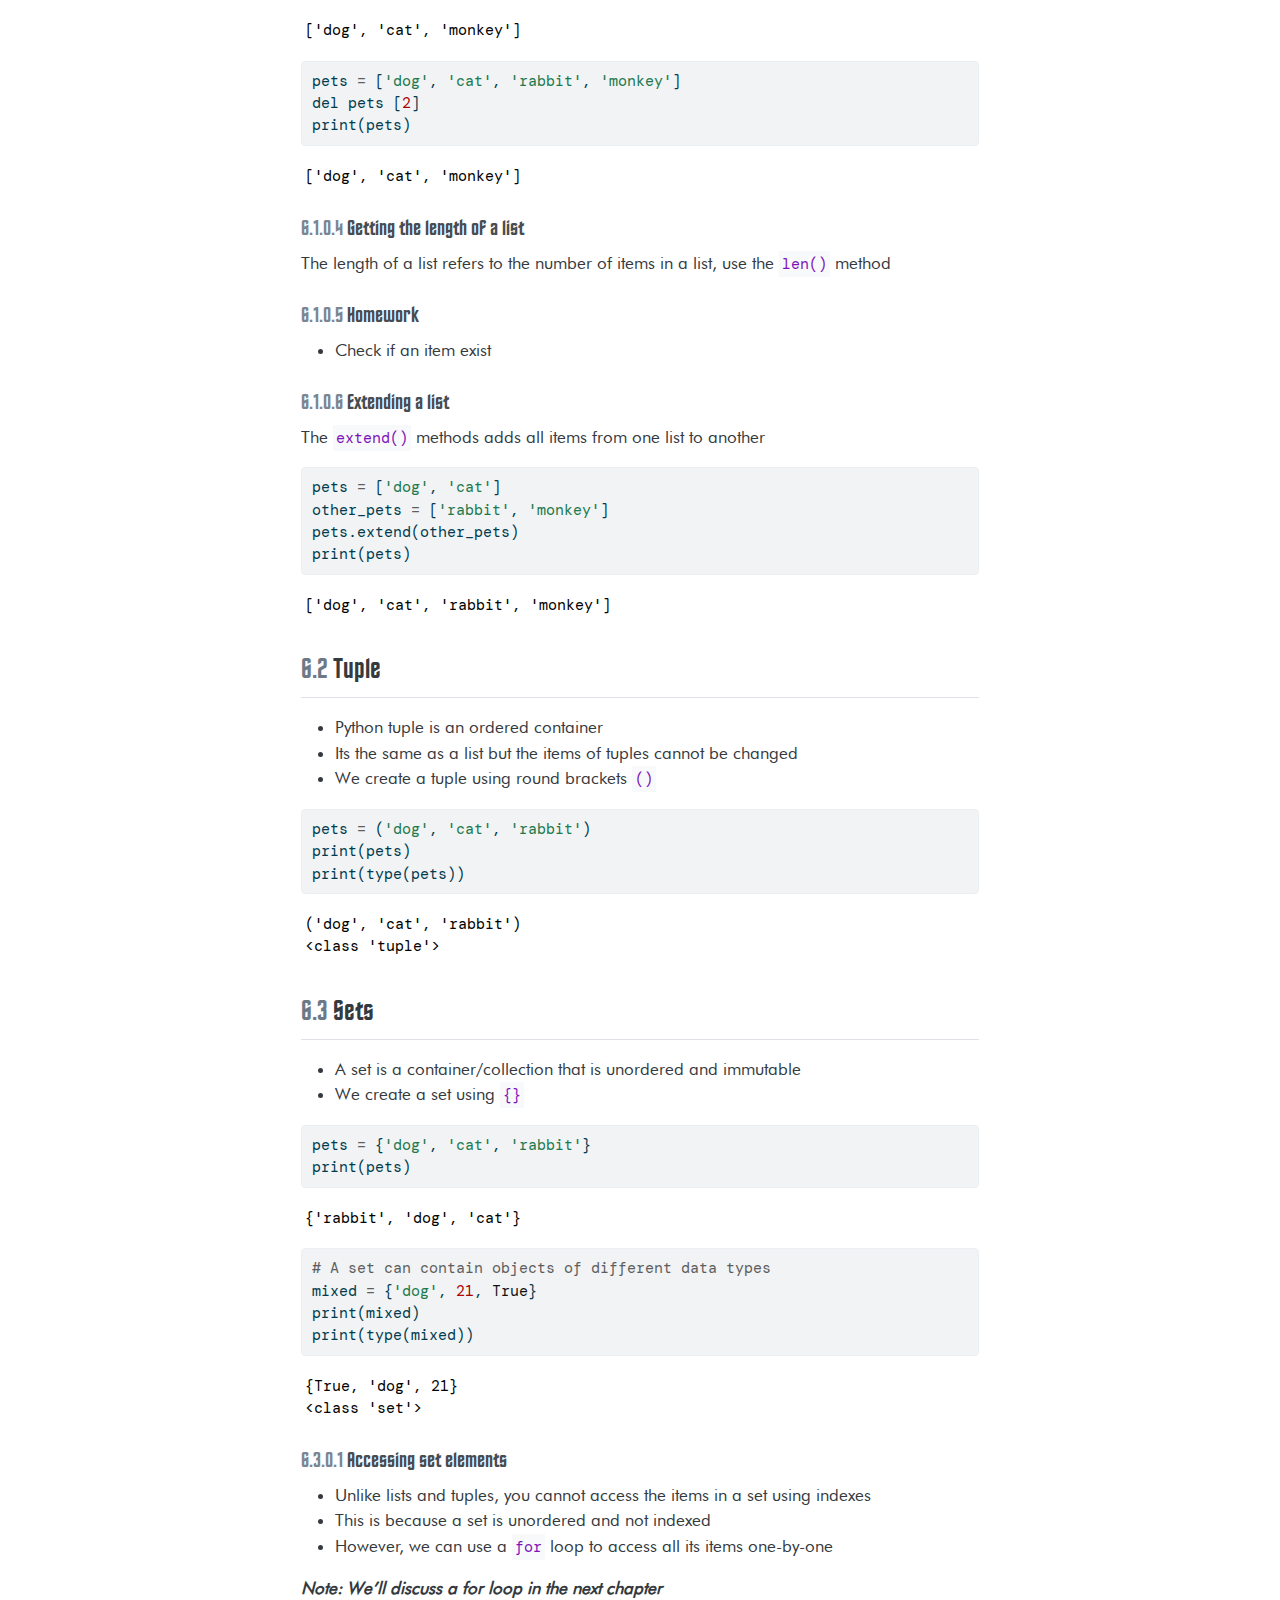
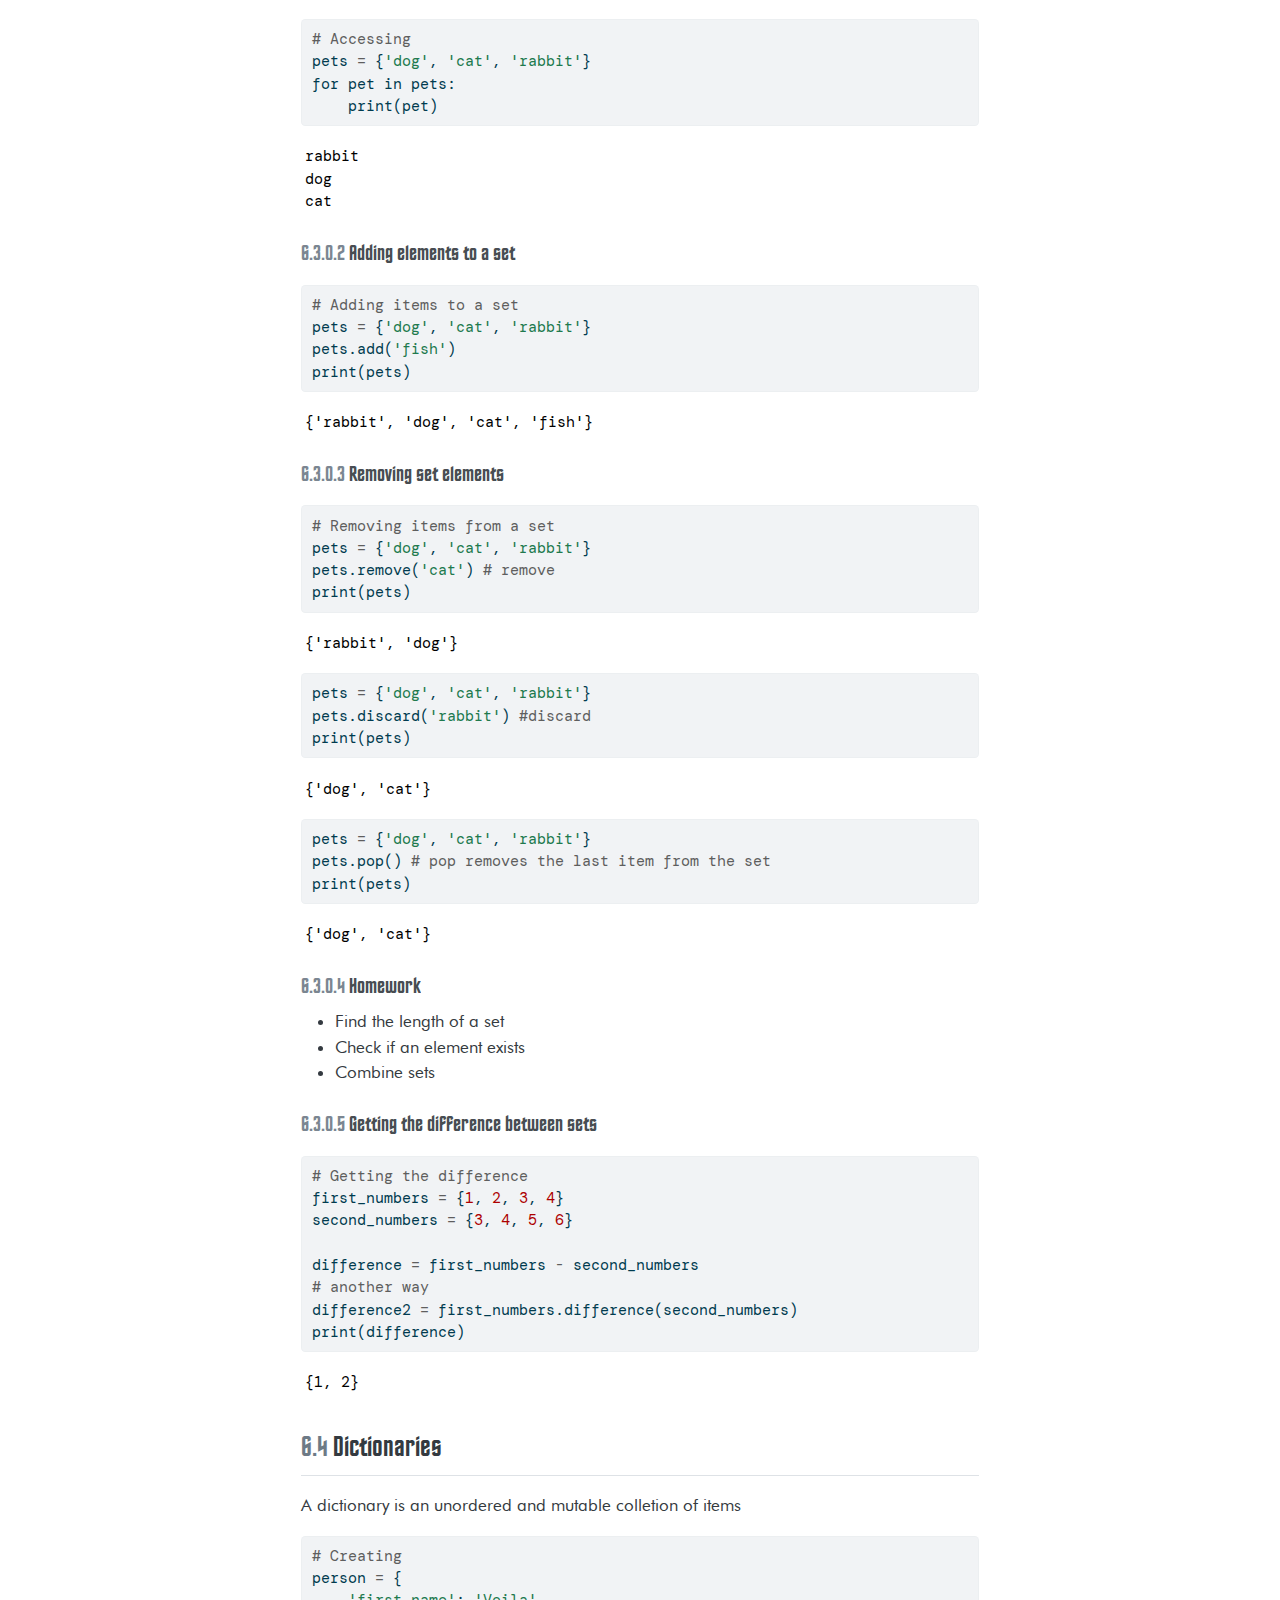
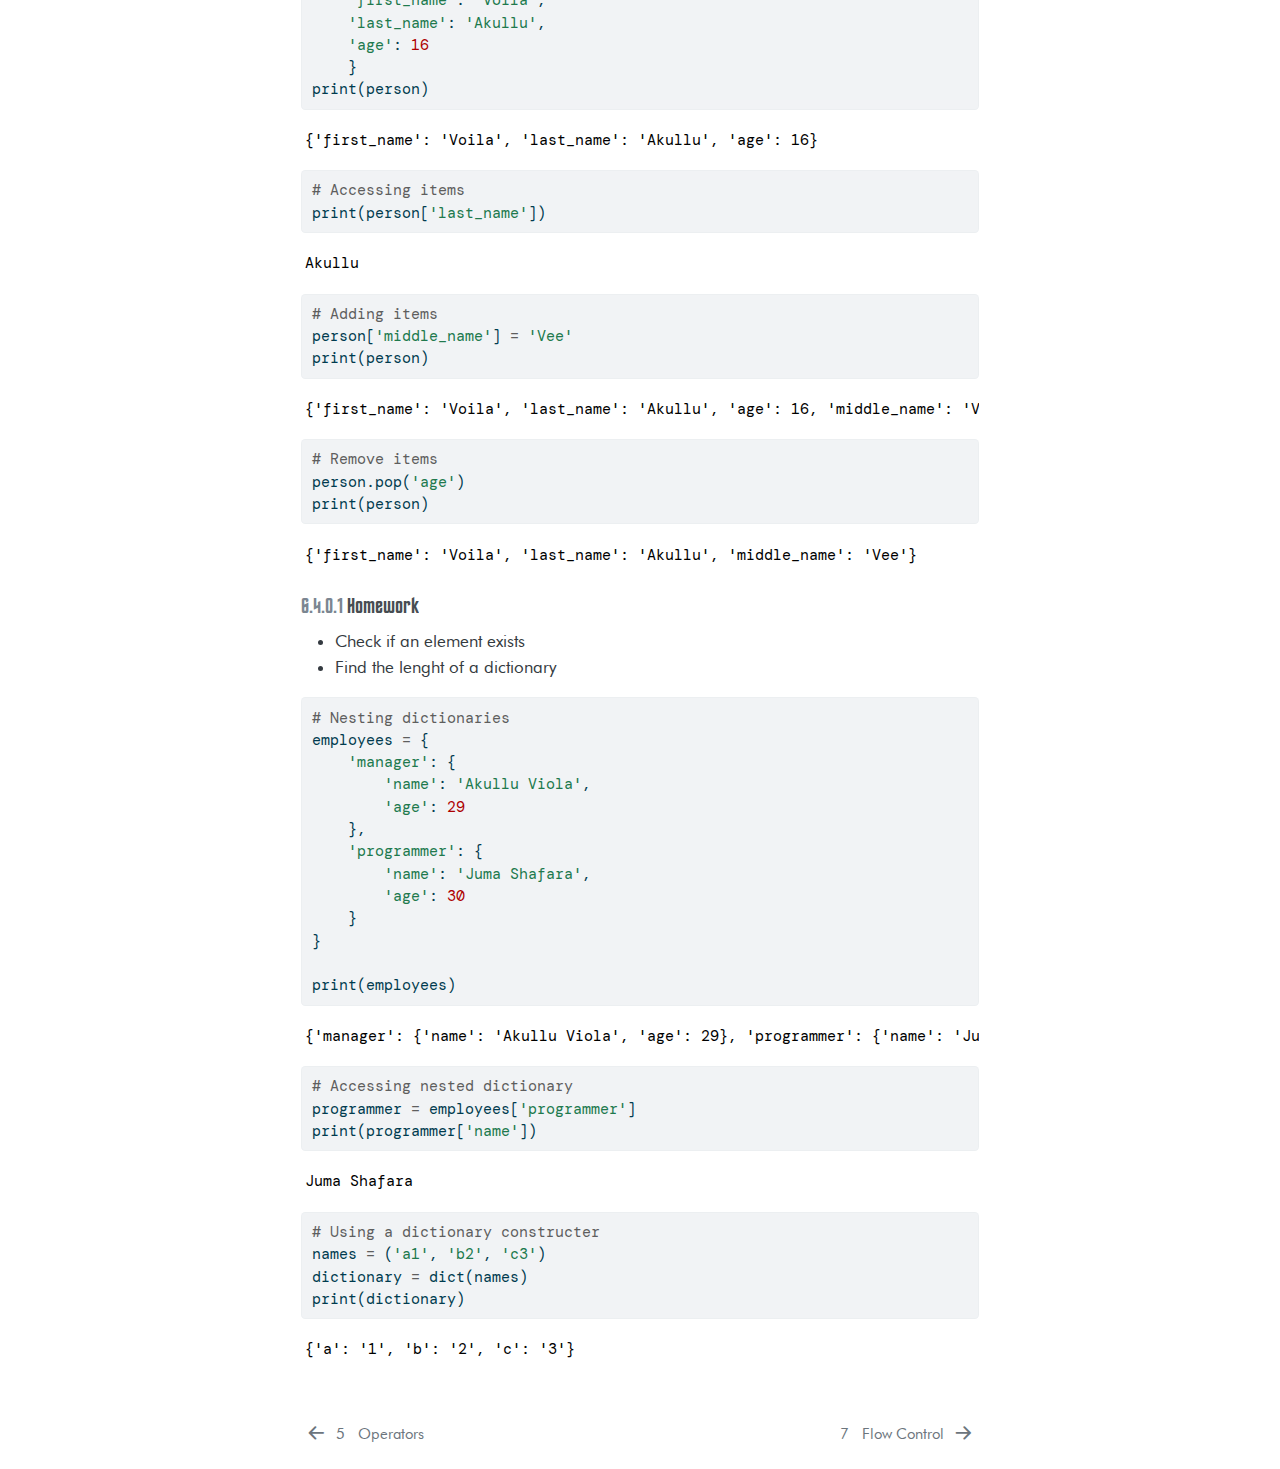
<file: 05_containers.html>
<!DOCTYPE html>
<html xmlns="http://www.w3.org/1999/xhtml" lang="en" xml:lang="en"><head>

<meta charset="utf-8">
<meta name="generator" content="quarto-1.4.554">

<meta name="viewport" content="width=device-width, initial-scale=1.0, user-scalable=yes">


<title>Python 3 Beginner - 6&nbsp; Containers</title>
<style>
code{white-space: pre-wrap;}
span.smallcaps{font-variant: small-caps;}
div.columns{display: flex; gap: min(4vw, 1.5em);}
div.column{flex: auto; overflow-x: auto;}
div.hanging-indent{margin-left: 1.5em; text-indent: -1.5em;}
ul.task-list{list-style: none;}
ul.task-list li input[type="checkbox"] {
  width: 0.8em;
  margin: 0 0.8em 0.2em -1em; /* quarto-specific, see https://github.com/quarto-dev/quarto-cli/issues/4556 */ 
  vertical-align: middle;
}
/* CSS for syntax highlighting */
pre > code.sourceCode { white-space: pre; position: relative; }
pre > code.sourceCode > span { line-height: 1.25; }
pre > code.sourceCode > span:empty { height: 1.2em; }
.sourceCode { overflow: visible; }
code.sourceCode > span { color: inherit; text-decoration: inherit; }
div.sourceCode { margin: 1em 0; }
pre.sourceCode { margin: 0; }
@media screen {
div.sourceCode { overflow: auto; }
}
@media print {
pre > code.sourceCode { white-space: pre-wrap; }
pre > code.sourceCode > span { text-indent: -5em; padding-left: 5em; }
}
pre.numberSource code
  { counter-reset: source-line 0; }
pre.numberSource code > span
  { position: relative; left: -4em; counter-increment: source-line; }
pre.numberSource code > span > a:first-child::before
  { content: counter(source-line);
    position: relative; left: -1em; text-align: right; vertical-align: baseline;
    border: none; display: inline-block;
    -webkit-touch-callout: none; -webkit-user-select: none;
    -khtml-user-select: none; -moz-user-select: none;
    -ms-user-select: none; user-select: none;
    padding: 0 4px; width: 4em;
  }
pre.numberSource { margin-left: 3em;  padding-left: 4px; }
div.sourceCode
  {   }
@media screen {
pre > code.sourceCode > span > a:first-child::before { text-decoration: underline; }
}
</style>


<script src="site_libs/quarto-nav/quarto-nav.js"></script>
<script src="site_libs/quarto-nav/headroom.min.js"></script>
<script src="site_libs/clipboard/clipboard.min.js"></script>
<script src="site_libs/quarto-search/autocomplete.umd.js"></script>
<script src="site_libs/quarto-search/fuse.min.js"></script>
<script src="site_libs/quarto-search/quarto-search.js"></script>
<meta name="quarto:offset" content="./">
<link href="./06_flow_control.html" rel="next">
<link href="./04_operators.html" rel="prev">
<script src="site_libs/quarto-html/quarto.js"></script>
<script src="site_libs/quarto-html/popper.min.js"></script>
<script src="site_libs/quarto-html/tippy.umd.min.js"></script>
<script src="site_libs/quarto-html/anchor.min.js"></script>
<link href="site_libs/quarto-html/tippy.css" rel="stylesheet">
<link href="site_libs/quarto-html/quarto-syntax-highlighting.css" rel="stylesheet" id="quarto-text-highlighting-styles">
<script src="site_libs/bootstrap/bootstrap.min.js"></script>
<link href="site_libs/bootstrap/bootstrap-icons.css" rel="stylesheet">
<link href="site_libs/bootstrap/bootstrap.min.css" rel="stylesheet" id="quarto-bootstrap" data-mode="light">
<script id="quarto-search-options" type="application/json">{
  "location": "sidebar",
  "copy-button": false,
  "collapse-after": 3,
  "panel-placement": "start",
  "type": "textbox",
  "limit": 50,
  "keyboard-shortcut": [
    "f",
    "/",
    "s"
  ],
  "show-item-context": false,
  "language": {
    "search-no-results-text": "No results",
    "search-matching-documents-text": "matching documents",
    "search-copy-link-title": "Copy link to search",
    "search-hide-matches-text": "Hide additional matches",
    "search-more-match-text": "more match in this document",
    "search-more-matches-text": "more matches in this document",
    "search-clear-button-title": "Clear",
    "search-text-placeholder": "",
    "search-detached-cancel-button-title": "Cancel",
    "search-submit-button-title": "Submit",
    "search-label": "Search"
  }
}</script>


<link rel="stylesheet" href="styles.css">
</head>

<body class="nav-sidebar floating">

<div id="quarto-search-results"></div>
  <header id="quarto-header" class="headroom fixed-top">
  <nav class="quarto-secondary-nav">
    <div class="container-fluid d-flex">
      <button type="button" class="quarto-btn-toggle btn" data-bs-toggle="collapse" data-bs-target=".quarto-sidebar-collapse-item" aria-controls="quarto-sidebar" aria-expanded="false" aria-label="Toggle sidebar navigation" onclick="if (window.quartoToggleHeadroom) { window.quartoToggleHeadroom(); }">
        <i class="bi bi-layout-text-sidebar-reverse"></i>
      </button>
        <nav class="quarto-page-breadcrumbs" aria-label="breadcrumb"><ol class="breadcrumb"><li class="breadcrumb-item"><a href="./05_containers.html"><span class="chapter-number">6</span>&nbsp; <span class="chapter-title">Containers</span></a></li></ol></nav>
        <a class="flex-grow-1" role="button" data-bs-toggle="collapse" data-bs-target=".quarto-sidebar-collapse-item" aria-controls="quarto-sidebar" aria-expanded="false" aria-label="Toggle sidebar navigation" onclick="if (window.quartoToggleHeadroom) { window.quartoToggleHeadroom(); }">      
        </a>
      <button type="button" class="btn quarto-search-button" aria-label="" onclick="window.quartoOpenSearch();">
        <i class="bi bi-search"></i>
      </button>
    </div>
  </nav>
</header>
<!-- content -->
<div id="quarto-content" class="quarto-container page-columns page-rows-contents page-layout-article">
<!-- sidebar -->
  <nav id="quarto-sidebar" class="sidebar collapse collapse-horizontal quarto-sidebar-collapse-item sidebar-navigation floating overflow-auto">
    <div class="pt-lg-2 mt-2 text-left sidebar-header">
    <div class="sidebar-title mb-0 py-0">
      <a href="./">Python 3 Beginner</a> 
    </div>
      </div>
        <div class="mt-2 flex-shrink-0 align-items-center">
        <div class="sidebar-search">
        <div id="quarto-search" class="" title="Search"></div>
        </div>
        </div>
    <div class="sidebar-menu-container"> 
    <ul class="list-unstyled mt-1">
        <li class="sidebar-item">
  <div class="sidebar-item-container"> 
  <a href="./index.html" class="sidebar-item-text sidebar-link">
 <span class="menu-text"><span class="chapter-number">1</span>&nbsp; <span class="chapter-title">Overview</span></span></a>
  </div>
</li>
        <li class="sidebar-item">
  <div class="sidebar-item-container"> 
  <a href="./01_basics.html" class="sidebar-item-text sidebar-link">
 <span class="menu-text"><span class="chapter-number">2</span>&nbsp; <span class="chapter-title">Installing Python</span></span></a>
  </div>
</li>
        <li class="sidebar-item">
  <div class="sidebar-item-container"> 
  <a href="./02_variables.html" class="sidebar-item-text sidebar-link">
 <span class="menu-text"><span class="chapter-number">3</span>&nbsp; <span class="chapter-title">Variables</span></span></a>
  </div>
</li>
        <li class="sidebar-item">
  <div class="sidebar-item-container"> 
  <a href="./03_numbers.html" class="sidebar-item-text sidebar-link">
 <span class="menu-text"><span class="chapter-number">4</span>&nbsp; <span class="chapter-title">Numbers</span></span></a>
  </div>
</li>
        <li class="sidebar-item">
  <div class="sidebar-item-container"> 
  <a href="./04_operators.html" class="sidebar-item-text sidebar-link">
 <span class="menu-text"><span class="chapter-number">5</span>&nbsp; <span class="chapter-title">Operators</span></span></a>
  </div>
</li>
        <li class="sidebar-item">
  <div class="sidebar-item-container"> 
  <a href="./05_containers.html" class="sidebar-item-text sidebar-link active">
 <span class="menu-text"><span class="chapter-number">6</span>&nbsp; <span class="chapter-title">Containers</span></span></a>
  </div>
</li>
        <li class="sidebar-item">
  <div class="sidebar-item-container"> 
  <a href="./06_flow_control.html" class="sidebar-item-text sidebar-link">
 <span class="menu-text"><span class="chapter-number">7</span>&nbsp; <span class="chapter-title">Flow Control</span></span></a>
  </div>
</li>
        <li class="sidebar-item">
  <div class="sidebar-item-container"> 
  <a href="./07_advanced.html" class="sidebar-item-text sidebar-link">
 <span class="menu-text"><span class="chapter-number">8</span>&nbsp; <span class="chapter-title">Advanced</span></span></a>
  </div>
</li>
        <li class="sidebar-item">
  <div class="sidebar-item-container"> 
  <a href="./08_modules.html" class="sidebar-item-text sidebar-link">
 <span class="menu-text"><span class="chapter-number">9</span>&nbsp; <span class="chapter-title">Modules</span></span></a>
  </div>
</li>
        <li class="sidebar-item">
  <div class="sidebar-item-container"> 
  <a href="./09_file_handling.html" class="sidebar-item-text sidebar-link">
 <span class="menu-text"><span class="chapter-number">10</span>&nbsp; <span class="chapter-title">Python File Handling</span></span></a>
  </div>
</li>
        <li class="sidebar-item">
  <div class="sidebar-item-container"> 
  <a href="./references.html" class="sidebar-item-text sidebar-link">
 <span class="menu-text">References</span></a>
  </div>
</li>
    </ul>
    </div>
</nav>
<div id="quarto-sidebar-glass" class="quarto-sidebar-collapse-item" data-bs-toggle="collapse" data-bs-target=".quarto-sidebar-collapse-item"></div>
<!-- margin-sidebar -->
    <div id="quarto-margin-sidebar" class="sidebar margin-sidebar">
        <nav id="TOC" role="doc-toc" class="toc-active">
    <h2 id="toc-title">Table of contents</h2>
   
  <ul>
  <li><a href="#what-is-an-object" id="toc-what-is-an-object" class="nav-link active" data-scroll-target="#what-is-an-object"><span class="header-section-number">6.0.1</span> What is an object?</a></li>
  <li><a href="#lists" id="toc-lists" class="nav-link" data-scroll-target="#lists"><span class="header-section-number">6.1</span> Lists</a></li>
  <li><a href="#tuple" id="toc-tuple" class="nav-link" data-scroll-target="#tuple"><span class="header-section-number">6.2</span> Tuple</a></li>
  <li><a href="#sets" id="toc-sets" class="nav-link" data-scroll-target="#sets"><span class="header-section-number">6.3</span> Sets</a></li>
  <li><a href="#dictionaries" id="toc-dictionaries" class="nav-link" data-scroll-target="#dictionaries"><span class="header-section-number">6.4</span> Dictionaries</a></li>
  </ul>
</nav>
    </div>
<!-- main -->
<main class="content" id="quarto-document-content">

<header id="title-block-header" class="quarto-title-block default">
<div class="quarto-title">
<h1 class="title"><span class="chapter-number">6</span>&nbsp; <span class="chapter-title">Containers</span></h1>
</div>



<div class="quarto-title-meta">

    
  
    
  </div>
  


</header>


<p>Containers are objects that contain other objects</p>
<section id="what-is-an-object" class="level3" data-number="6.0.1">
<h3 data-number="6.0.1" class="anchored" data-anchor-id="what-is-an-object"><span class="header-section-number">6.0.1</span> What is an object?</h3>
<p>In python, everything is an object. Even the simplest strings and numbers are considered as objects</p>
</section>
<section id="lists" class="level2" data-number="6.1">
<h2 data-number="6.1" class="anchored" data-anchor-id="lists"><span class="header-section-number">6.1</span> Lists</h2>
<ul>
<li>A python list is an ordered container</li>
<li>A list is created by using square brackets (<code>[]</code>)</li>
<li>Objects are poaced inside those brackets and are separated by commas (<code>,</code>)</li>
</ul>
<div class="sourceCode" id="cb1"><pre class="sourceCode py code-with-copy"><code class="sourceCode python"><span id="cb1-1"><a href="#cb1-1" aria-hidden="true" tabindex="-1"></a>pets <span class="op">=</span> [<span class="st">'dog'</span>, <span class="st">'cat'</span>, <span class="st">'rabbit'</span>, <span class="st">'monkey'</span>]</span>
<span id="cb1-2"><a href="#cb1-2" aria-hidden="true" tabindex="-1"></a><span class="bu">print</span>(pets)</span>
<span id="cb1-3"><a href="#cb1-3" aria-hidden="true" tabindex="-1"></a><span class="bu">print</span>(<span class="bu">type</span>(pets))</span></code><button title="Copy to Clipboard" class="code-copy-button"><i class="bi"></i></button></pre></div>
<pre><code>['dog', 'cat', 'rabbit', 'monkey']
&lt;class 'list'&gt;</code></pre>
<section id="indexing" class="level4" data-number="6.1.0.1">
<h4 data-number="6.1.0.1" class="anchored" data-anchor-id="indexing"><span class="header-section-number">6.1.0.1</span> Indexing</h4>
<ul>
<li>Indexing is used to access items of a list</li>
<li>Indexing uses square brackets and numbers to access individual items of a list</li>
<li>Where <code>0</code> refers to the first item, 1 refers to the second item, and so on</li>
</ul>
<div class="sourceCode" id="cb3"><pre class="sourceCode py code-with-copy"><code class="sourceCode python"><span id="cb3-1"><a href="#cb3-1" aria-hidden="true" tabindex="-1"></a><span class="co"># indexing</span></span>
<span id="cb3-2"><a href="#cb3-2" aria-hidden="true" tabindex="-1"></a><span class="bu">print</span>(pets[<span class="dv">2</span>])</span></code><button title="Copy to Clipboard" class="code-copy-button"><i class="bi"></i></button></pre></div>
<pre><code>rabbit</code></pre>
<div class="sourceCode" id="cb5"><pre class="sourceCode py code-with-copy"><code class="sourceCode python"><span id="cb5-1"><a href="#cb5-1" aria-hidden="true" tabindex="-1"></a><span class="co">#range of indexes</span></span>
<span id="cb5-2"><a href="#cb5-2" aria-hidden="true" tabindex="-1"></a><span class="bu">print</span>(pets[<span class="dv">1</span>:<span class="dv">3</span>])</span></code><button title="Copy to Clipboard" class="code-copy-button"><i class="bi"></i></button></pre></div>
<pre><code>['cat', 'rabbit']</code></pre>
</section>
<section id="adding-items-to-a-list" class="level4" data-number="6.1.0.2">
<h4 data-number="6.1.0.2" class="anchored" data-anchor-id="adding-items-to-a-list"><span class="header-section-number">6.1.0.2</span> Adding items to a list</h4>
<div class="sourceCode" id="cb7"><pre class="sourceCode py code-with-copy"><code class="sourceCode python"><span id="cb7-1"><a href="#cb7-1" aria-hidden="true" tabindex="-1"></a>pets <span class="op">=</span> [<span class="st">'dog'</span>, <span class="st">'cat'</span>, <span class="st">'rabbit'</span>, <span class="st">'monkey'</span>]</span>
<span id="cb7-2"><a href="#cb7-2" aria-hidden="true" tabindex="-1"></a>pets.append(<span class="st">'hamster'</span>)</span>
<span id="cb7-3"><a href="#cb7-3" aria-hidden="true" tabindex="-1"></a><span class="bu">print</span>(pets)</span></code><button title="Copy to Clipboard" class="code-copy-button"><i class="bi"></i></button></pre></div>
<pre><code>['dog', 'cat', 'rabbit', 'monkey', 'hamster']</code></pre>
<div class="sourceCode" id="cb9"><pre class="sourceCode py code-with-copy"><code class="sourceCode python"><span id="cb9-1"><a href="#cb9-1" aria-hidden="true" tabindex="-1"></a>pets <span class="op">=</span> [<span class="st">'dog'</span>, <span class="st">'cat'</span>, <span class="st">'rabbit'</span>, <span class="st">'monkey'</span>]</span>
<span id="cb9-2"><a href="#cb9-2" aria-hidden="true" tabindex="-1"></a>pets.insert(<span class="dv">1</span>, <span class="st">'hamster'</span>)</span>
<span id="cb9-3"><a href="#cb9-3" aria-hidden="true" tabindex="-1"></a><span class="bu">print</span>(pets)</span></code><button title="Copy to Clipboard" class="code-copy-button"><i class="bi"></i></button></pre></div>
<pre><code>['dog', 'hamster', 'cat', 'rabbit', 'monkey']</code></pre>
</section>
<section id="deleting-items-from-a-list" class="level4" data-number="6.1.0.3">
<h4 data-number="6.1.0.3" class="anchored" data-anchor-id="deleting-items-from-a-list"><span class="header-section-number">6.1.0.3</span> Deleting Items from a list</h4>
<div class="sourceCode" id="cb11"><pre class="sourceCode py code-with-copy"><code class="sourceCode python"><span id="cb11-1"><a href="#cb11-1" aria-hidden="true" tabindex="-1"></a>pets <span class="op">=</span> [<span class="st">'dog'</span>, <span class="st">'cat'</span>, <span class="st">'rabbit'</span>, <span class="st">'monkey'</span>]</span>
<span id="cb11-2"><a href="#cb11-2" aria-hidden="true" tabindex="-1"></a>pets.pop()</span>
<span id="cb11-3"><a href="#cb11-3" aria-hidden="true" tabindex="-1"></a><span class="bu">print</span>(pets)</span></code><button title="Copy to Clipboard" class="code-copy-button"><i class="bi"></i></button></pre></div>
<pre><code>['dog', 'cat', 'rabbit']</code></pre>
<div class="sourceCode" id="cb13"><pre class="sourceCode py code-with-copy"><code class="sourceCode python"><span id="cb13-1"><a href="#cb13-1" aria-hidden="true" tabindex="-1"></a>pets <span class="op">=</span> [<span class="st">'dog'</span>, <span class="st">'cat'</span>, <span class="st">'rabbit'</span>, <span class="st">'monkey'</span>]</span>
<span id="cb13-2"><a href="#cb13-2" aria-hidden="true" tabindex="-1"></a>pets.remove(<span class="st">'rabbit'</span>)</span>
<span id="cb13-3"><a href="#cb13-3" aria-hidden="true" tabindex="-1"></a><span class="bu">print</span>(pets)</span></code><button title="Copy to Clipboard" class="code-copy-button"><i class="bi"></i></button></pre></div>
<pre><code>['dog', 'cat', 'monkey']</code></pre>
<div class="sourceCode" id="cb15"><pre class="sourceCode py code-with-copy"><code class="sourceCode python"><span id="cb15-1"><a href="#cb15-1" aria-hidden="true" tabindex="-1"></a>pets <span class="op">=</span> [<span class="st">'dog'</span>, <span class="st">'cat'</span>, <span class="st">'rabbit'</span>, <span class="st">'monkey'</span>]</span>
<span id="cb15-2"><a href="#cb15-2" aria-hidden="true" tabindex="-1"></a><span class="kw">del</span> pets [<span class="dv">2</span>]</span>
<span id="cb15-3"><a href="#cb15-3" aria-hidden="true" tabindex="-1"></a><span class="bu">print</span>(pets)</span></code><button title="Copy to Clipboard" class="code-copy-button"><i class="bi"></i></button></pre></div>
<pre><code>['dog', 'cat', 'monkey']</code></pre>
</section>
<section id="getting-the-length-of-a-list" class="level4" data-number="6.1.0.4">
<h4 data-number="6.1.0.4" class="anchored" data-anchor-id="getting-the-length-of-a-list"><span class="header-section-number">6.1.0.4</span> Getting the length of a list</h4>
<p>The length of a list refers to the number of items in a list, use the <code>len()</code> method</p>
</section>
<section id="homework" class="level4" data-number="6.1.0.5">
<h4 data-number="6.1.0.5" class="anchored" data-anchor-id="homework"><span class="header-section-number">6.1.0.5</span> Homework</h4>
<ul>
<li>Check if an item exist</li>
</ul>
</section>
<section id="extending-a-list" class="level4" data-number="6.1.0.6">
<h4 data-number="6.1.0.6" class="anchored" data-anchor-id="extending-a-list"><span class="header-section-number">6.1.0.6</span> Extending a list</h4>
<p>The <code>extend()</code> methods adds all items from one list to another</p>
<div class="sourceCode" id="cb17"><pre class="sourceCode py code-with-copy"><code class="sourceCode python"><span id="cb17-1"><a href="#cb17-1" aria-hidden="true" tabindex="-1"></a>pets <span class="op">=</span> [<span class="st">'dog'</span>, <span class="st">'cat'</span>]</span>
<span id="cb17-2"><a href="#cb17-2" aria-hidden="true" tabindex="-1"></a>other_pets <span class="op">=</span> [<span class="st">'rabbit'</span>, <span class="st">'monkey'</span>]</span>
<span id="cb17-3"><a href="#cb17-3" aria-hidden="true" tabindex="-1"></a>pets.extend(other_pets)</span>
<span id="cb17-4"><a href="#cb17-4" aria-hidden="true" tabindex="-1"></a><span class="bu">print</span>(pets)</span></code><button title="Copy to Clipboard" class="code-copy-button"><i class="bi"></i></button></pre></div>
<pre><code>['dog', 'cat', 'rabbit', 'monkey']</code></pre>
</section>
</section>
<section id="tuple" class="level2" data-number="6.2">
<h2 data-number="6.2" class="anchored" data-anchor-id="tuple"><span class="header-section-number">6.2</span> Tuple</h2>
<ul>
<li>Python tuple is an ordered container</li>
<li>Its the same as a list but the items of tuples cannot be changed</li>
<li>We create a tuple using round brackets <code>()</code></li>
</ul>
<div class="sourceCode" id="cb19"><pre class="sourceCode py code-with-copy"><code class="sourceCode python"><span id="cb19-1"><a href="#cb19-1" aria-hidden="true" tabindex="-1"></a>pets <span class="op">=</span> (<span class="st">'dog'</span>, <span class="st">'cat'</span>, <span class="st">'rabbit'</span>)</span>
<span id="cb19-2"><a href="#cb19-2" aria-hidden="true" tabindex="-1"></a><span class="bu">print</span>(pets)</span>
<span id="cb19-3"><a href="#cb19-3" aria-hidden="true" tabindex="-1"></a><span class="bu">print</span>(<span class="bu">type</span>(pets))</span></code><button title="Copy to Clipboard" class="code-copy-button"><i class="bi"></i></button></pre></div>
<pre><code>('dog', 'cat', 'rabbit')
&lt;class 'tuple'&gt;</code></pre>
</section>
<section id="sets" class="level2" data-number="6.3">
<h2 data-number="6.3" class="anchored" data-anchor-id="sets"><span class="header-section-number">6.3</span> Sets</h2>
<ul>
<li>A set is a container/collection that is unordered and immutable</li>
<li>We create a set using <code>{}</code></li>
</ul>
<div class="sourceCode" id="cb21"><pre class="sourceCode py code-with-copy"><code class="sourceCode python"><span id="cb21-1"><a href="#cb21-1" aria-hidden="true" tabindex="-1"></a>pets <span class="op">=</span> {<span class="st">'dog'</span>, <span class="st">'cat'</span>, <span class="st">'rabbit'</span>}</span>
<span id="cb21-2"><a href="#cb21-2" aria-hidden="true" tabindex="-1"></a><span class="bu">print</span>(pets)</span></code><button title="Copy to Clipboard" class="code-copy-button"><i class="bi"></i></button></pre></div>
<pre><code>{'rabbit', 'dog', 'cat'}</code></pre>
<div class="sourceCode" id="cb23"><pre class="sourceCode py code-with-copy"><code class="sourceCode python"><span id="cb23-1"><a href="#cb23-1" aria-hidden="true" tabindex="-1"></a><span class="co"># A set can contain objects of different data types</span></span>
<span id="cb23-2"><a href="#cb23-2" aria-hidden="true" tabindex="-1"></a>mixed <span class="op">=</span> {<span class="st">'dog'</span>, <span class="dv">21</span>, <span class="va">True</span>}</span>
<span id="cb23-3"><a href="#cb23-3" aria-hidden="true" tabindex="-1"></a><span class="bu">print</span>(mixed)</span>
<span id="cb23-4"><a href="#cb23-4" aria-hidden="true" tabindex="-1"></a><span class="bu">print</span>(<span class="bu">type</span>(mixed))</span></code><button title="Copy to Clipboard" class="code-copy-button"><i class="bi"></i></button></pre></div>
<pre><code>{True, 'dog', 21}
&lt;class 'set'&gt;</code></pre>
<section id="accessing-set-elements" class="level4" data-number="6.3.0.1">
<h4 data-number="6.3.0.1" class="anchored" data-anchor-id="accessing-set-elements"><span class="header-section-number">6.3.0.1</span> Accessing set elements</h4>
<ul>
<li>Unlike lists and tuples, you cannot access the items in a set using indexes</li>
<li>This is because a set is unordered and not indexed</li>
<li>However, we can use a <code>for</code> loop to access all its items one-by-one</li>
</ul>
<p><strong><em>Note: We’ll discuss a for loop in the next chapter</em></strong></p>
<div class="sourceCode" id="cb25"><pre class="sourceCode py code-with-copy"><code class="sourceCode python"><span id="cb25-1"><a href="#cb25-1" aria-hidden="true" tabindex="-1"></a><span class="co"># Accessing</span></span>
<span id="cb25-2"><a href="#cb25-2" aria-hidden="true" tabindex="-1"></a>pets <span class="op">=</span> {<span class="st">'dog'</span>, <span class="st">'cat'</span>, <span class="st">'rabbit'</span>}</span>
<span id="cb25-3"><a href="#cb25-3" aria-hidden="true" tabindex="-1"></a><span class="cf">for</span> pet <span class="kw">in</span> pets:</span>
<span id="cb25-4"><a href="#cb25-4" aria-hidden="true" tabindex="-1"></a>    <span class="bu">print</span>(pet)</span></code><button title="Copy to Clipboard" class="code-copy-button"><i class="bi"></i></button></pre></div>
<pre><code>rabbit
dog
cat</code></pre>
</section>
<section id="adding-elements-to-a-set" class="level4" data-number="6.3.0.2">
<h4 data-number="6.3.0.2" class="anchored" data-anchor-id="adding-elements-to-a-set"><span class="header-section-number">6.3.0.2</span> Adding elements to a set</h4>
<div class="sourceCode" id="cb27"><pre class="sourceCode py code-with-copy"><code class="sourceCode python"><span id="cb27-1"><a href="#cb27-1" aria-hidden="true" tabindex="-1"></a><span class="co"># Adding items to a set</span></span>
<span id="cb27-2"><a href="#cb27-2" aria-hidden="true" tabindex="-1"></a>pets <span class="op">=</span> {<span class="st">'dog'</span>, <span class="st">'cat'</span>, <span class="st">'rabbit'</span>}</span>
<span id="cb27-3"><a href="#cb27-3" aria-hidden="true" tabindex="-1"></a>pets.add(<span class="st">'fish'</span>)</span>
<span id="cb27-4"><a href="#cb27-4" aria-hidden="true" tabindex="-1"></a><span class="bu">print</span>(pets)</span></code><button title="Copy to Clipboard" class="code-copy-button"><i class="bi"></i></button></pre></div>
<pre><code>{'rabbit', 'dog', 'cat', 'fish'}</code></pre>
</section>
<section id="removing-set-elements" class="level4" data-number="6.3.0.3">
<h4 data-number="6.3.0.3" class="anchored" data-anchor-id="removing-set-elements"><span class="header-section-number">6.3.0.3</span> Removing set elements</h4>
<div class="sourceCode" id="cb29"><pre class="sourceCode py code-with-copy"><code class="sourceCode python"><span id="cb29-1"><a href="#cb29-1" aria-hidden="true" tabindex="-1"></a><span class="co"># Removing items from a set</span></span>
<span id="cb29-2"><a href="#cb29-2" aria-hidden="true" tabindex="-1"></a>pets <span class="op">=</span> {<span class="st">'dog'</span>, <span class="st">'cat'</span>, <span class="st">'rabbit'</span>}</span>
<span id="cb29-3"><a href="#cb29-3" aria-hidden="true" tabindex="-1"></a>pets.remove(<span class="st">'cat'</span>) <span class="co"># remove</span></span>
<span id="cb29-4"><a href="#cb29-4" aria-hidden="true" tabindex="-1"></a><span class="bu">print</span>(pets)</span></code><button title="Copy to Clipboard" class="code-copy-button"><i class="bi"></i></button></pre></div>
<pre><code>{'rabbit', 'dog'}</code></pre>
<div class="sourceCode" id="cb31"><pre class="sourceCode py code-with-copy"><code class="sourceCode python"><span id="cb31-1"><a href="#cb31-1" aria-hidden="true" tabindex="-1"></a>pets <span class="op">=</span> {<span class="st">'dog'</span>, <span class="st">'cat'</span>, <span class="st">'rabbit'</span>}</span>
<span id="cb31-2"><a href="#cb31-2" aria-hidden="true" tabindex="-1"></a>pets.discard(<span class="st">'rabbit'</span>) <span class="co">#discard</span></span>
<span id="cb31-3"><a href="#cb31-3" aria-hidden="true" tabindex="-1"></a><span class="bu">print</span>(pets)</span></code><button title="Copy to Clipboard" class="code-copy-button"><i class="bi"></i></button></pre></div>
<pre><code>{'dog', 'cat'}</code></pre>
<div class="sourceCode" id="cb33"><pre class="sourceCode py code-with-copy"><code class="sourceCode python"><span id="cb33-1"><a href="#cb33-1" aria-hidden="true" tabindex="-1"></a>pets <span class="op">=</span> {<span class="st">'dog'</span>, <span class="st">'cat'</span>, <span class="st">'rabbit'</span>}</span>
<span id="cb33-2"><a href="#cb33-2" aria-hidden="true" tabindex="-1"></a>pets.pop() <span class="co"># pop removes the last item from the set</span></span>
<span id="cb33-3"><a href="#cb33-3" aria-hidden="true" tabindex="-1"></a><span class="bu">print</span>(pets)</span></code><button title="Copy to Clipboard" class="code-copy-button"><i class="bi"></i></button></pre></div>
<pre><code>{'dog', 'cat'}</code></pre>
</section>
<section id="homework-1" class="level4" data-number="6.3.0.4">
<h4 data-number="6.3.0.4" class="anchored" data-anchor-id="homework-1"><span class="header-section-number">6.3.0.4</span> Homework</h4>
<ul>
<li>Find the length of a set</li>
<li>Check if an element exists</li>
<li>Combine sets</li>
</ul>
</section>
<section id="getting-the-difference-between-sets" class="level4" data-number="6.3.0.5">
<h4 data-number="6.3.0.5" class="anchored" data-anchor-id="getting-the-difference-between-sets"><span class="header-section-number">6.3.0.5</span> Getting the difference between sets</h4>
<div class="sourceCode" id="cb35"><pre class="sourceCode py code-with-copy"><code class="sourceCode python"><span id="cb35-1"><a href="#cb35-1" aria-hidden="true" tabindex="-1"></a><span class="co"># Getting the difference</span></span>
<span id="cb35-2"><a href="#cb35-2" aria-hidden="true" tabindex="-1"></a>first_numbers <span class="op">=</span> {<span class="dv">1</span>, <span class="dv">2</span>, <span class="dv">3</span>, <span class="dv">4</span>}</span>
<span id="cb35-3"><a href="#cb35-3" aria-hidden="true" tabindex="-1"></a>second_numbers <span class="op">=</span> {<span class="dv">3</span>, <span class="dv">4</span>, <span class="dv">5</span>, <span class="dv">6</span>}</span>
<span id="cb35-4"><a href="#cb35-4" aria-hidden="true" tabindex="-1"></a></span>
<span id="cb35-5"><a href="#cb35-5" aria-hidden="true" tabindex="-1"></a>difference <span class="op">=</span> first_numbers <span class="op">-</span> second_numbers</span>
<span id="cb35-6"><a href="#cb35-6" aria-hidden="true" tabindex="-1"></a><span class="co"># another way</span></span>
<span id="cb35-7"><a href="#cb35-7" aria-hidden="true" tabindex="-1"></a>difference2 <span class="op">=</span> first_numbers.difference(second_numbers)</span>
<span id="cb35-8"><a href="#cb35-8" aria-hidden="true" tabindex="-1"></a><span class="bu">print</span>(difference)</span></code><button title="Copy to Clipboard" class="code-copy-button"><i class="bi"></i></button></pre></div>
<pre><code>{1, 2}</code></pre>
</section>
</section>
<section id="dictionaries" class="level2" data-number="6.4">
<h2 data-number="6.4" class="anchored" data-anchor-id="dictionaries"><span class="header-section-number">6.4</span> Dictionaries</h2>
<p>A dictionary is an unordered and mutable colletion of items</p>
<div class="sourceCode" id="cb37"><pre class="sourceCode py code-with-copy"><code class="sourceCode python"><span id="cb37-1"><a href="#cb37-1" aria-hidden="true" tabindex="-1"></a><span class="co"># Creating</span></span>
<span id="cb37-2"><a href="#cb37-2" aria-hidden="true" tabindex="-1"></a>person <span class="op">=</span> {</span>
<span id="cb37-3"><a href="#cb37-3" aria-hidden="true" tabindex="-1"></a>    <span class="st">'first_name'</span>: <span class="st">'Voila'</span>,</span>
<span id="cb37-4"><a href="#cb37-4" aria-hidden="true" tabindex="-1"></a>    <span class="st">'last_name'</span>: <span class="st">'Akullu'</span>,</span>
<span id="cb37-5"><a href="#cb37-5" aria-hidden="true" tabindex="-1"></a>    <span class="st">'age'</span>: <span class="dv">16</span></span>
<span id="cb37-6"><a href="#cb37-6" aria-hidden="true" tabindex="-1"></a>    }</span>
<span id="cb37-7"><a href="#cb37-7" aria-hidden="true" tabindex="-1"></a><span class="bu">print</span>(person)</span></code><button title="Copy to Clipboard" class="code-copy-button"><i class="bi"></i></button></pre></div>
<pre><code>{'first_name': 'Voila', 'last_name': 'Akullu', 'age': 16}</code></pre>
<div class="sourceCode" id="cb39"><pre class="sourceCode py code-with-copy"><code class="sourceCode python"><span id="cb39-1"><a href="#cb39-1" aria-hidden="true" tabindex="-1"></a><span class="co"># Accessing items</span></span>
<span id="cb39-2"><a href="#cb39-2" aria-hidden="true" tabindex="-1"></a><span class="bu">print</span>(person[<span class="st">'last_name'</span>])</span></code><button title="Copy to Clipboard" class="code-copy-button"><i class="bi"></i></button></pre></div>
<pre><code>Akullu</code></pre>
<div class="sourceCode" id="cb41"><pre class="sourceCode py code-with-copy"><code class="sourceCode python"><span id="cb41-1"><a href="#cb41-1" aria-hidden="true" tabindex="-1"></a><span class="co"># Adding items</span></span>
<span id="cb41-2"><a href="#cb41-2" aria-hidden="true" tabindex="-1"></a>person[<span class="st">'middle_name'</span>] <span class="op">=</span> <span class="st">'Vee'</span></span>
<span id="cb41-3"><a href="#cb41-3" aria-hidden="true" tabindex="-1"></a><span class="bu">print</span>(person)</span></code><button title="Copy to Clipboard" class="code-copy-button"><i class="bi"></i></button></pre></div>
<pre><code>{'first_name': 'Voila', 'last_name': 'Akullu', 'age': 16, 'middle_name': 'Vee'}</code></pre>
<div class="sourceCode" id="cb43"><pre class="sourceCode py code-with-copy"><code class="sourceCode python"><span id="cb43-1"><a href="#cb43-1" aria-hidden="true" tabindex="-1"></a><span class="co"># Remove items</span></span>
<span id="cb43-2"><a href="#cb43-2" aria-hidden="true" tabindex="-1"></a>person.pop(<span class="st">'age'</span>)</span>
<span id="cb43-3"><a href="#cb43-3" aria-hidden="true" tabindex="-1"></a><span class="bu">print</span>(person)</span></code><button title="Copy to Clipboard" class="code-copy-button"><i class="bi"></i></button></pre></div>
<pre><code>{'first_name': 'Voila', 'last_name': 'Akullu', 'middle_name': 'Vee'}</code></pre>
<section id="homework-2" class="level4" data-number="6.4.0.1">
<h4 data-number="6.4.0.1" class="anchored" data-anchor-id="homework-2"><span class="header-section-number">6.4.0.1</span> Homework</h4>
<ul>
<li>Check if an element exists</li>
<li>Find the lenght of a dictionary</li>
</ul>
<div class="sourceCode" id="cb45"><pre class="sourceCode py code-with-copy"><code class="sourceCode python"><span id="cb45-1"><a href="#cb45-1" aria-hidden="true" tabindex="-1"></a><span class="co"># Nesting dictionaries</span></span>
<span id="cb45-2"><a href="#cb45-2" aria-hidden="true" tabindex="-1"></a>employees <span class="op">=</span> {</span>
<span id="cb45-3"><a href="#cb45-3" aria-hidden="true" tabindex="-1"></a>    <span class="st">'manager'</span>: {</span>
<span id="cb45-4"><a href="#cb45-4" aria-hidden="true" tabindex="-1"></a>        <span class="st">'name'</span>: <span class="st">'Akullu Viola'</span>,</span>
<span id="cb45-5"><a href="#cb45-5" aria-hidden="true" tabindex="-1"></a>        <span class="st">'age'</span>: <span class="dv">29</span></span>
<span id="cb45-6"><a href="#cb45-6" aria-hidden="true" tabindex="-1"></a>    },</span>
<span id="cb45-7"><a href="#cb45-7" aria-hidden="true" tabindex="-1"></a>    <span class="st">'programmer'</span>: {</span>
<span id="cb45-8"><a href="#cb45-8" aria-hidden="true" tabindex="-1"></a>        <span class="st">'name'</span>: <span class="st">'Juma Shafara'</span>,</span>
<span id="cb45-9"><a href="#cb45-9" aria-hidden="true" tabindex="-1"></a>        <span class="st">'age'</span>: <span class="dv">30</span></span>
<span id="cb45-10"><a href="#cb45-10" aria-hidden="true" tabindex="-1"></a>    }</span>
<span id="cb45-11"><a href="#cb45-11" aria-hidden="true" tabindex="-1"></a>}</span>
<span id="cb45-12"><a href="#cb45-12" aria-hidden="true" tabindex="-1"></a></span>
<span id="cb45-13"><a href="#cb45-13" aria-hidden="true" tabindex="-1"></a><span class="bu">print</span>(employees)</span></code><button title="Copy to Clipboard" class="code-copy-button"><i class="bi"></i></button></pre></div>
<pre><code>{'manager': {'name': 'Akullu Viola', 'age': 29}, 'programmer': {'name': 'Juma Shafara', 'age': 30}}</code></pre>
<div class="sourceCode" id="cb47"><pre class="sourceCode py code-with-copy"><code class="sourceCode python"><span id="cb47-1"><a href="#cb47-1" aria-hidden="true" tabindex="-1"></a><span class="co"># Accessing nested dictionary</span></span>
<span id="cb47-2"><a href="#cb47-2" aria-hidden="true" tabindex="-1"></a>programmer <span class="op">=</span> employees[<span class="st">'programmer'</span>]</span>
<span id="cb47-3"><a href="#cb47-3" aria-hidden="true" tabindex="-1"></a><span class="bu">print</span>(programmer[<span class="st">'name'</span>])</span></code><button title="Copy to Clipboard" class="code-copy-button"><i class="bi"></i></button></pre></div>
<pre><code>Juma Shafara</code></pre>
<div class="sourceCode" id="cb49"><pre class="sourceCode py code-with-copy"><code class="sourceCode python"><span id="cb49-1"><a href="#cb49-1" aria-hidden="true" tabindex="-1"></a><span class="co"># Using a dictionary constructer</span></span>
<span id="cb49-2"><a href="#cb49-2" aria-hidden="true" tabindex="-1"></a>names <span class="op">=</span> (<span class="st">'a1'</span>, <span class="st">'b2'</span>, <span class="st">'c3'</span>)</span>
<span id="cb49-3"><a href="#cb49-3" aria-hidden="true" tabindex="-1"></a>dictionary <span class="op">=</span> <span class="bu">dict</span>(names)</span>
<span id="cb49-4"><a href="#cb49-4" aria-hidden="true" tabindex="-1"></a><span class="bu">print</span>(dictionary)</span></code><button title="Copy to Clipboard" class="code-copy-button"><i class="bi"></i></button></pre></div>
<pre><code>{'a': '1', 'b': '2', 'c': '3'}</code></pre>


</section>
</section>

</main> <!-- /main -->
<script id="quarto-html-after-body" type="application/javascript">
window.document.addEventListener("DOMContentLoaded", function (event) {
  const toggleBodyColorMode = (bsSheetEl) => {
    const mode = bsSheetEl.getAttribute("data-mode");
    const bodyEl = window.document.querySelector("body");
    if (mode === "dark") {
      bodyEl.classList.add("quarto-dark");
      bodyEl.classList.remove("quarto-light");
    } else {
      bodyEl.classList.add("quarto-light");
      bodyEl.classList.remove("quarto-dark");
    }
  }
  const toggleBodyColorPrimary = () => {
    const bsSheetEl = window.document.querySelector("link#quarto-bootstrap");
    if (bsSheetEl) {
      toggleBodyColorMode(bsSheetEl);
    }
  }
  toggleBodyColorPrimary();  
  const icon = "";
  const anchorJS = new window.AnchorJS();
  anchorJS.options = {
    placement: 'right',
    icon: icon
  };
  anchorJS.add('.anchored');
  const isCodeAnnotation = (el) => {
    for (const clz of el.classList) {
      if (clz.startsWith('code-annotation-')) {                     
        return true;
      }
    }
    return false;
  }
  const clipboard = new window.ClipboardJS('.code-copy-button', {
    text: function(trigger) {
      const codeEl = trigger.previousElementSibling.cloneNode(true);
      for (const childEl of codeEl.children) {
        if (isCodeAnnotation(childEl)) {
          childEl.remove();
        }
      }
      return codeEl.innerText;
    }
  });
  clipboard.on('success', function(e) {
    // button target
    const button = e.trigger;
    // don't keep focus
    button.blur();
    // flash "checked"
    button.classList.add('code-copy-button-checked');
    var currentTitle = button.getAttribute("title");
    button.setAttribute("title", "Copied!");
    let tooltip;
    if (window.bootstrap) {
      button.setAttribute("data-bs-toggle", "tooltip");
      button.setAttribute("data-bs-placement", "left");
      button.setAttribute("data-bs-title", "Copied!");
      tooltip = new bootstrap.Tooltip(button, 
        { trigger: "manual", 
          customClass: "code-copy-button-tooltip",
          offset: [0, -8]});
      tooltip.show();    
    }
    setTimeout(function() {
      if (tooltip) {
        tooltip.hide();
        button.removeAttribute("data-bs-title");
        button.removeAttribute("data-bs-toggle");
        button.removeAttribute("data-bs-placement");
      }
      button.setAttribute("title", currentTitle);
      button.classList.remove('code-copy-button-checked');
    }, 1000);
    // clear code selection
    e.clearSelection();
  });
    var localhostRegex = new RegExp(/^(?:http|https):\/\/localhost\:?[0-9]*\//);
    var mailtoRegex = new RegExp(/^mailto:/);
      var filterRegex = new RegExp('/' + window.location.host + '/');
    var isInternal = (href) => {
        return filterRegex.test(href) || localhostRegex.test(href) || mailtoRegex.test(href);
    }
    // Inspect non-navigation links and adorn them if external
 	var links = window.document.querySelectorAll('a[href]:not(.nav-link):not(.navbar-brand):not(.toc-action):not(.sidebar-link):not(.sidebar-item-toggle):not(.pagination-link):not(.no-external):not([aria-hidden]):not(.dropdown-item):not(.quarto-navigation-tool)');
    for (var i=0; i<links.length; i++) {
      const link = links[i];
      if (!isInternal(link.href)) {
        // undo the damage that might have been done by quarto-nav.js in the case of
        // links that we want to consider external
        if (link.dataset.originalHref !== undefined) {
          link.href = link.dataset.originalHref;
        }
      }
    }
  function tippyHover(el, contentFn, onTriggerFn, onUntriggerFn) {
    const config = {
      allowHTML: true,
      maxWidth: 500,
      delay: 100,
      arrow: false,
      appendTo: function(el) {
          return el.parentElement;
      },
      interactive: true,
      interactiveBorder: 10,
      theme: 'quarto',
      placement: 'bottom-start',
    };
    if (contentFn) {
      config.content = contentFn;
    }
    if (onTriggerFn) {
      config.onTrigger = onTriggerFn;
    }
    if (onUntriggerFn) {
      config.onUntrigger = onUntriggerFn;
    }
    window.tippy(el, config); 
  }
  const noterefs = window.document.querySelectorAll('a[role="doc-noteref"]');
  for (var i=0; i<noterefs.length; i++) {
    const ref = noterefs[i];
    tippyHover(ref, function() {
      // use id or data attribute instead here
      let href = ref.getAttribute('data-footnote-href') || ref.getAttribute('href');
      try { href = new URL(href).hash; } catch {}
      const id = href.replace(/^#\/?/, "");
      const note = window.document.getElementById(id);
      if (note) {
        return note.innerHTML;
      } else {
        return "";
      }
    });
  }
  const xrefs = window.document.querySelectorAll('a.quarto-xref');
  const processXRef = (id, note) => {
    // Strip column container classes
    const stripColumnClz = (el) => {
      el.classList.remove("page-full", "page-columns");
      if (el.children) {
        for (const child of el.children) {
          stripColumnClz(child);
        }
      }
    }
    stripColumnClz(note)
    if (id === null || id.startsWith('sec-')) {
      // Special case sections, only their first couple elements
      const container = document.createElement("div");
      if (note.children && note.children.length > 2) {
        container.appendChild(note.children[0].cloneNode(true));
        for (let i = 1; i < note.children.length; i++) {
          const child = note.children[i];
          if (child.tagName === "P" && child.innerText === "") {
            continue;
          } else {
            container.appendChild(child.cloneNode(true));
            break;
          }
        }
        if (window.Quarto?.typesetMath) {
          window.Quarto.typesetMath(container);
        }
        return container.innerHTML
      } else {
        if (window.Quarto?.typesetMath) {
          window.Quarto.typesetMath(note);
        }
        return note.innerHTML;
      }
    } else {
      // Remove any anchor links if they are present
      const anchorLink = note.querySelector('a.anchorjs-link');
      if (anchorLink) {
        anchorLink.remove();
      }
      if (window.Quarto?.typesetMath) {
        window.Quarto.typesetMath(note);
      }
      // TODO in 1.5, we should make sure this works without a callout special case
      if (note.classList.contains("callout")) {
        return note.outerHTML;
      } else {
        return note.innerHTML;
      }
    }
  }
  for (var i=0; i<xrefs.length; i++) {
    const xref = xrefs[i];
    tippyHover(xref, undefined, function(instance) {
      instance.disable();
      let url = xref.getAttribute('href');
      let hash = undefined; 
      if (url.startsWith('#')) {
        hash = url;
      } else {
        try { hash = new URL(url).hash; } catch {}
      }
      if (hash) {
        const id = hash.replace(/^#\/?/, "");
        const note = window.document.getElementById(id);
        if (note !== null) {
          try {
            const html = processXRef(id, note.cloneNode(true));
            instance.setContent(html);
          } finally {
            instance.enable();
            instance.show();
          }
        } else {
          // See if we can fetch this
          fetch(url.split('#')[0])
          .then(res => res.text())
          .then(html => {
            const parser = new DOMParser();
            const htmlDoc = parser.parseFromString(html, "text/html");
            const note = htmlDoc.getElementById(id);
            if (note !== null) {
              const html = processXRef(id, note);
              instance.setContent(html);
            } 
          }).finally(() => {
            instance.enable();
            instance.show();
          });
        }
      } else {
        // See if we can fetch a full url (with no hash to target)
        // This is a special case and we should probably do some content thinning / targeting
        fetch(url)
        .then(res => res.text())
        .then(html => {
          const parser = new DOMParser();
          const htmlDoc = parser.parseFromString(html, "text/html");
          const note = htmlDoc.querySelector('main.content');
          if (note !== null) {
            // This should only happen for chapter cross references
            // (since there is no id in the URL)
            // remove the first header
            if (note.children.length > 0 && note.children[0].tagName === "HEADER") {
              note.children[0].remove();
            }
            const html = processXRef(null, note);
            instance.setContent(html);
          } 
        }).finally(() => {
          instance.enable();
          instance.show();
        });
      }
    }, function(instance) {
    });
  }
      let selectedAnnoteEl;
      const selectorForAnnotation = ( cell, annotation) => {
        let cellAttr = 'data-code-cell="' + cell + '"';
        let lineAttr = 'data-code-annotation="' +  annotation + '"';
        const selector = 'span[' + cellAttr + '][' + lineAttr + ']';
        return selector;
      }
      const selectCodeLines = (annoteEl) => {
        const doc = window.document;
        const targetCell = annoteEl.getAttribute("data-target-cell");
        const targetAnnotation = annoteEl.getAttribute("data-target-annotation");
        const annoteSpan = window.document.querySelector(selectorForAnnotation(targetCell, targetAnnotation));
        const lines = annoteSpan.getAttribute("data-code-lines").split(",");
        const lineIds = lines.map((line) => {
          return targetCell + "-" + line;
        })
        let top = null;
        let height = null;
        let parent = null;
        if (lineIds.length > 0) {
            //compute the position of the single el (top and bottom and make a div)
            const el = window.document.getElementById(lineIds[0]);
            top = el.offsetTop;
            height = el.offsetHeight;
            parent = el.parentElement.parentElement;
          if (lineIds.length > 1) {
            const lastEl = window.document.getElementById(lineIds[lineIds.length - 1]);
            const bottom = lastEl.offsetTop + lastEl.offsetHeight;
            height = bottom - top;
          }
          if (top !== null && height !== null && parent !== null) {
            // cook up a div (if necessary) and position it 
            let div = window.document.getElementById("code-annotation-line-highlight");
            if (div === null) {
              div = window.document.createElement("div");
              div.setAttribute("id", "code-annotation-line-highlight");
              div.style.position = 'absolute';
              parent.appendChild(div);
            }
            div.style.top = top - 2 + "px";
            div.style.height = height + 4 + "px";
            div.style.left = 0;
            let gutterDiv = window.document.getElementById("code-annotation-line-highlight-gutter");
            if (gutterDiv === null) {
              gutterDiv = window.document.createElement("div");
              gutterDiv.setAttribute("id", "code-annotation-line-highlight-gutter");
              gutterDiv.style.position = 'absolute';
              const codeCell = window.document.getElementById(targetCell);
              const gutter = codeCell.querySelector('.code-annotation-gutter');
              gutter.appendChild(gutterDiv);
            }
            gutterDiv.style.top = top - 2 + "px";
            gutterDiv.style.height = height + 4 + "px";
          }
          selectedAnnoteEl = annoteEl;
        }
      };
      const unselectCodeLines = () => {
        const elementsIds = ["code-annotation-line-highlight", "code-annotation-line-highlight-gutter"];
        elementsIds.forEach((elId) => {
          const div = window.document.getElementById(elId);
          if (div) {
            div.remove();
          }
        });
        selectedAnnoteEl = undefined;
      };
        // Handle positioning of the toggle
    window.addEventListener(
      "resize",
      throttle(() => {
        elRect = undefined;
        if (selectedAnnoteEl) {
          selectCodeLines(selectedAnnoteEl);
        }
      }, 10)
    );
    function throttle(fn, ms) {
    let throttle = false;
    let timer;
      return (...args) => {
        if(!throttle) { // first call gets through
            fn.apply(this, args);
            throttle = true;
        } else { // all the others get throttled
            if(timer) clearTimeout(timer); // cancel #2
            timer = setTimeout(() => {
              fn.apply(this, args);
              timer = throttle = false;
            }, ms);
        }
      };
    }
      // Attach click handler to the DT
      const annoteDls = window.document.querySelectorAll('dt[data-target-cell]');
      for (const annoteDlNode of annoteDls) {
        annoteDlNode.addEventListener('click', (event) => {
          const clickedEl = event.target;
          if (clickedEl !== selectedAnnoteEl) {
            unselectCodeLines();
            const activeEl = window.document.querySelector('dt[data-target-cell].code-annotation-active');
            if (activeEl) {
              activeEl.classList.remove('code-annotation-active');
            }
            selectCodeLines(clickedEl);
            clickedEl.classList.add('code-annotation-active');
          } else {
            // Unselect the line
            unselectCodeLines();
            clickedEl.classList.remove('code-annotation-active');
          }
        });
      }
  const findCites = (el) => {
    const parentEl = el.parentElement;
    if (parentEl) {
      const cites = parentEl.dataset.cites;
      if (cites) {
        return {
          el,
          cites: cites.split(' ')
        };
      } else {
        return findCites(el.parentElement)
      }
    } else {
      return undefined;
    }
  };
  var bibliorefs = window.document.querySelectorAll('a[role="doc-biblioref"]');
  for (var i=0; i<bibliorefs.length; i++) {
    const ref = bibliorefs[i];
    const citeInfo = findCites(ref);
    if (citeInfo) {
      tippyHover(citeInfo.el, function() {
        var popup = window.document.createElement('div');
        citeInfo.cites.forEach(function(cite) {
          var citeDiv = window.document.createElement('div');
          citeDiv.classList.add('hanging-indent');
          citeDiv.classList.add('csl-entry');
          var biblioDiv = window.document.getElementById('ref-' + cite);
          if (biblioDiv) {
            citeDiv.innerHTML = biblioDiv.innerHTML;
          }
          popup.appendChild(citeDiv);
        });
        return popup.innerHTML;
      });
    }
  }
});
</script>
<nav class="page-navigation">
  <div class="nav-page nav-page-previous">
      <a href="./04_operators.html" class="pagination-link" aria-label="Operators">
        <i class="bi bi-arrow-left-short"></i> <span class="nav-page-text"><span class="chapter-number">5</span>&nbsp; <span class="chapter-title">Operators</span></span>
      </a>          
  </div>
  <div class="nav-page nav-page-next">
      <a href="./06_flow_control.html" class="pagination-link" aria-label="Flow Control">
        <span class="nav-page-text"><span class="chapter-number">7</span>&nbsp; <span class="chapter-title">Flow Control</span></span> <i class="bi bi-arrow-right-short"></i>
      </a>
  </div>
</nav>
</div> <!-- /content -->




</body></html>
</file>
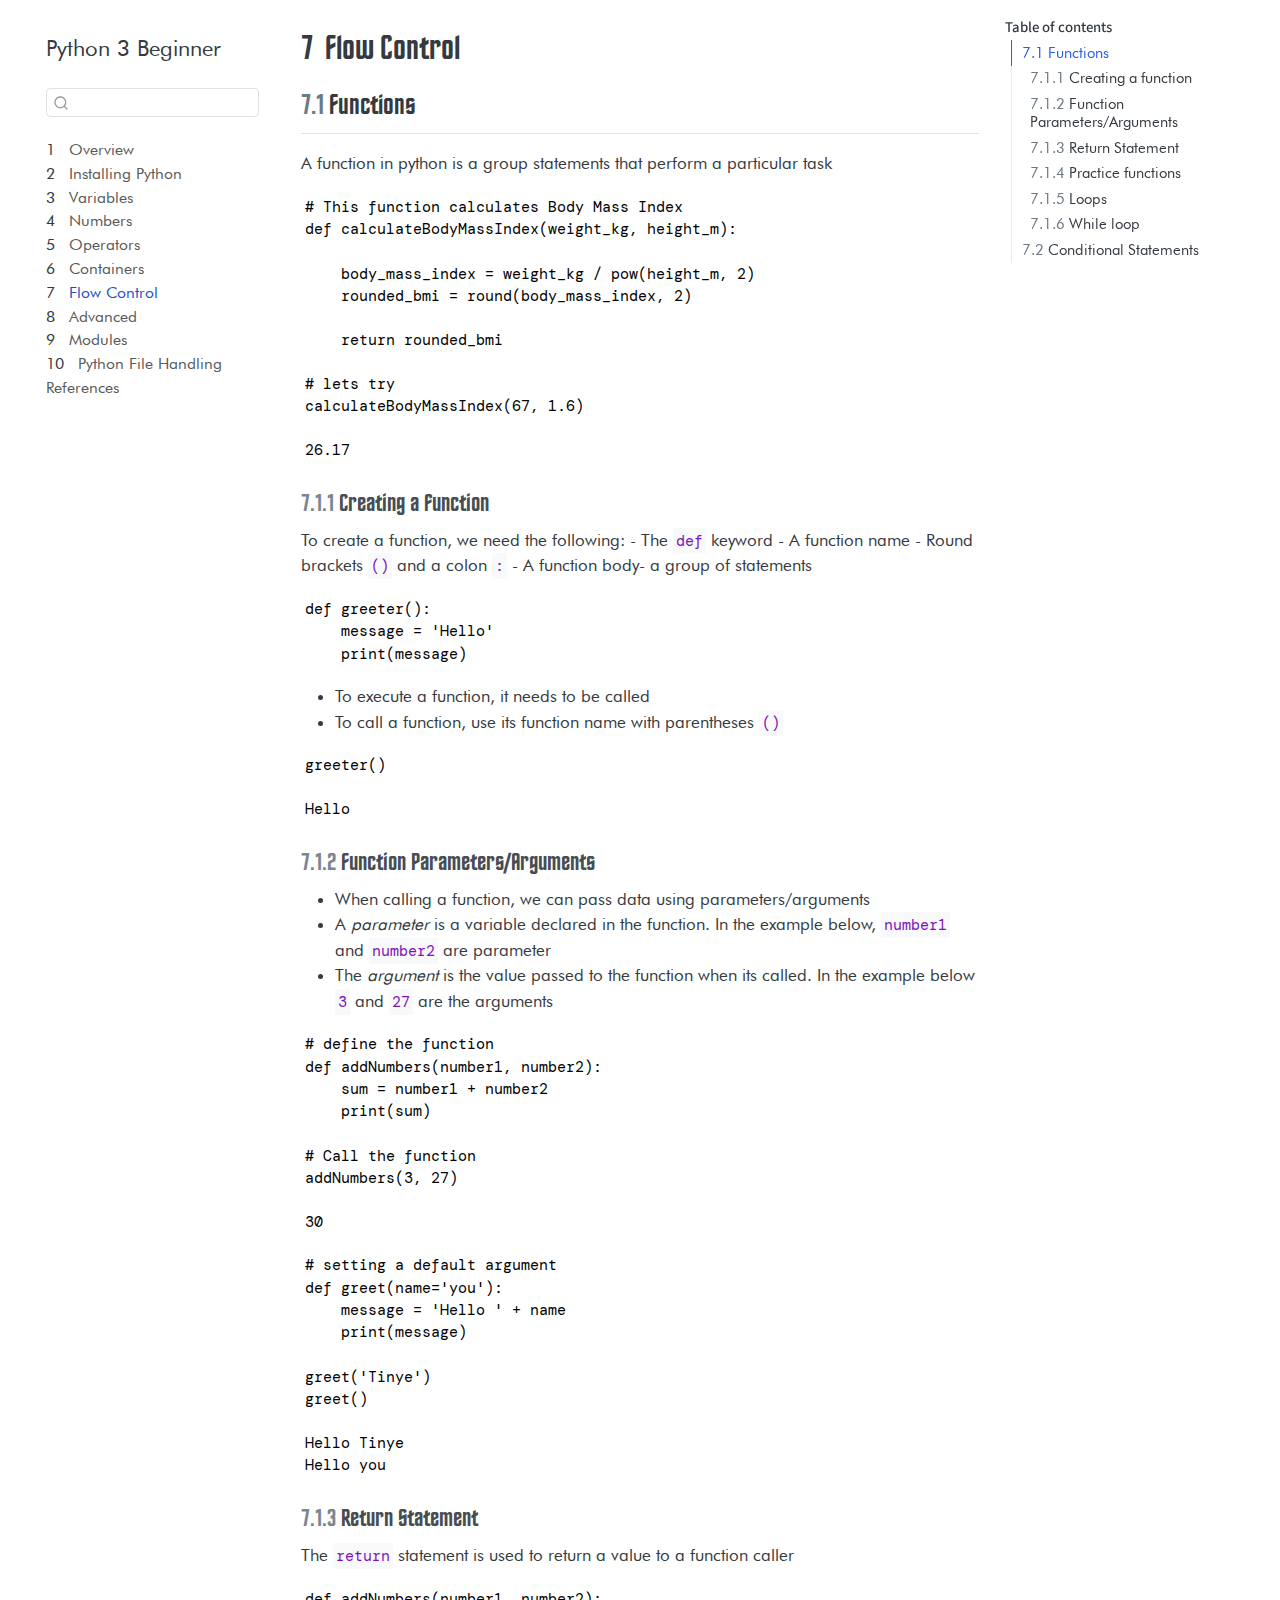
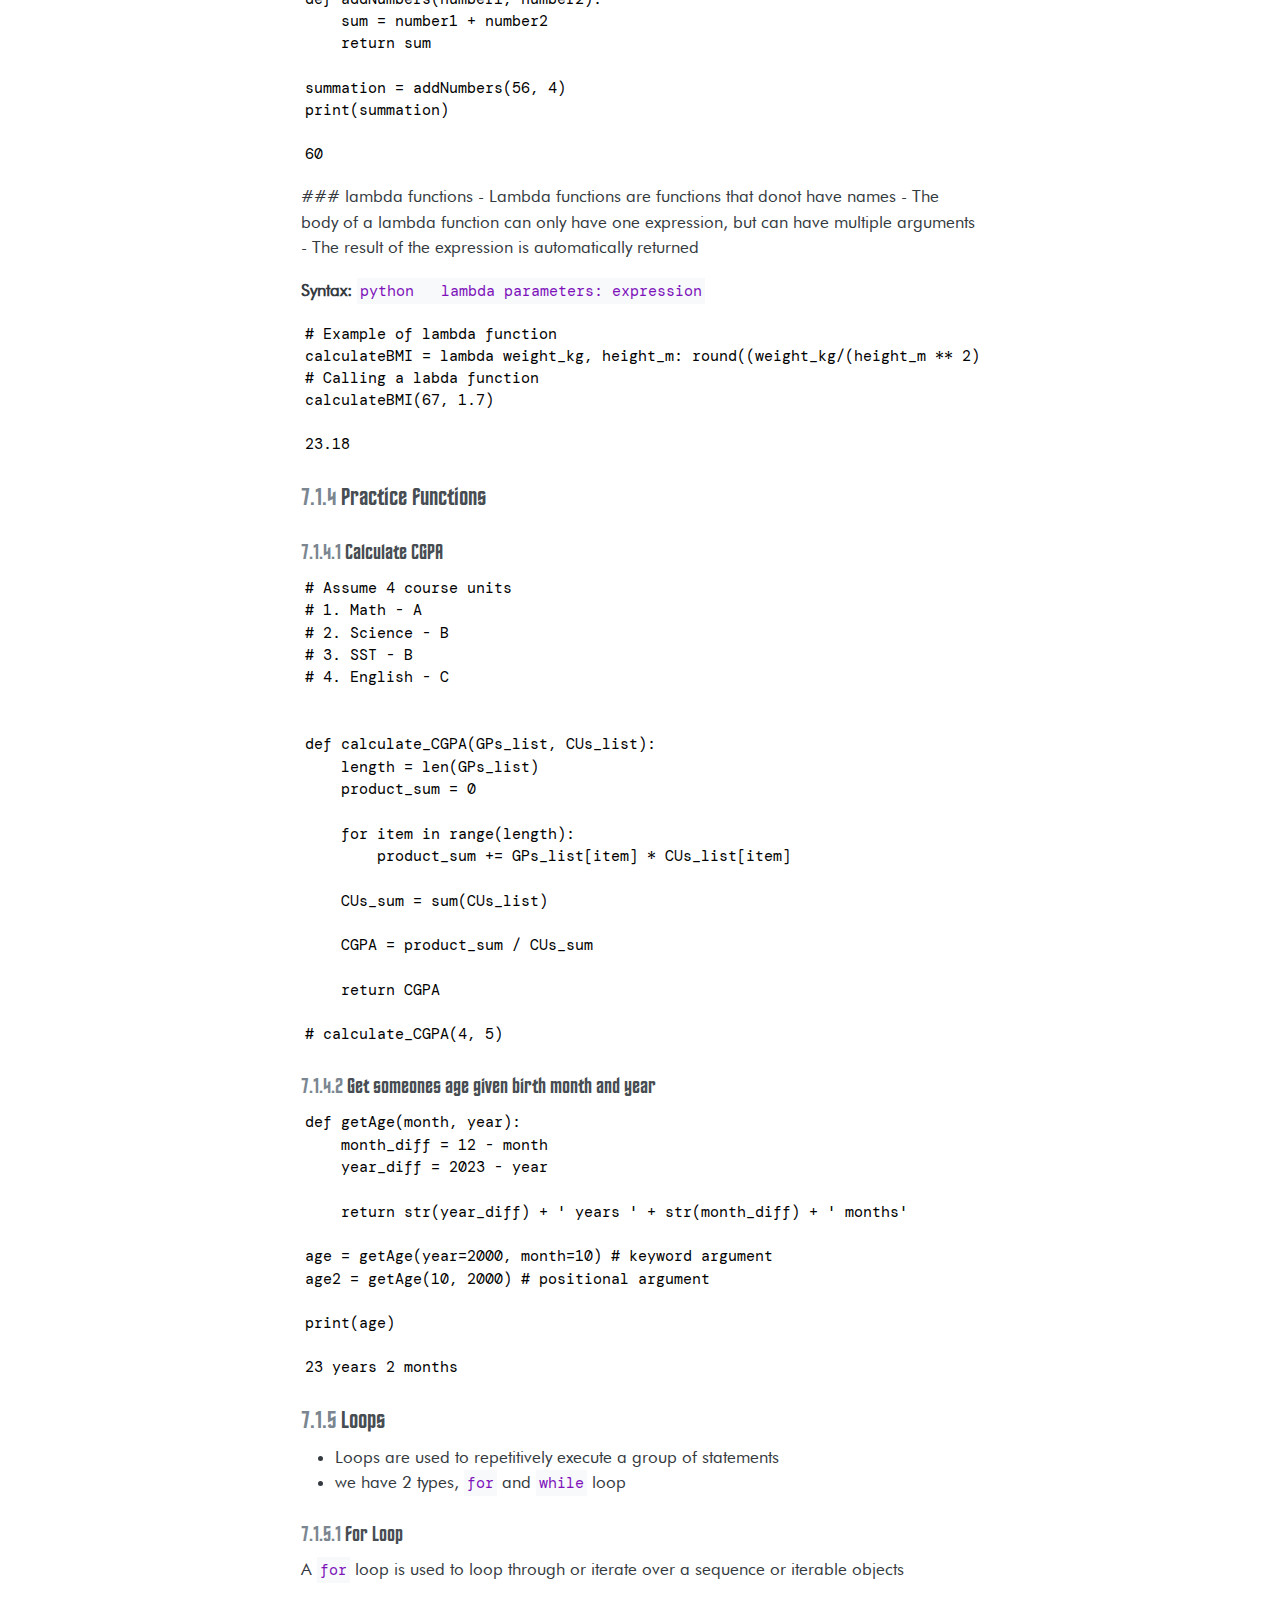
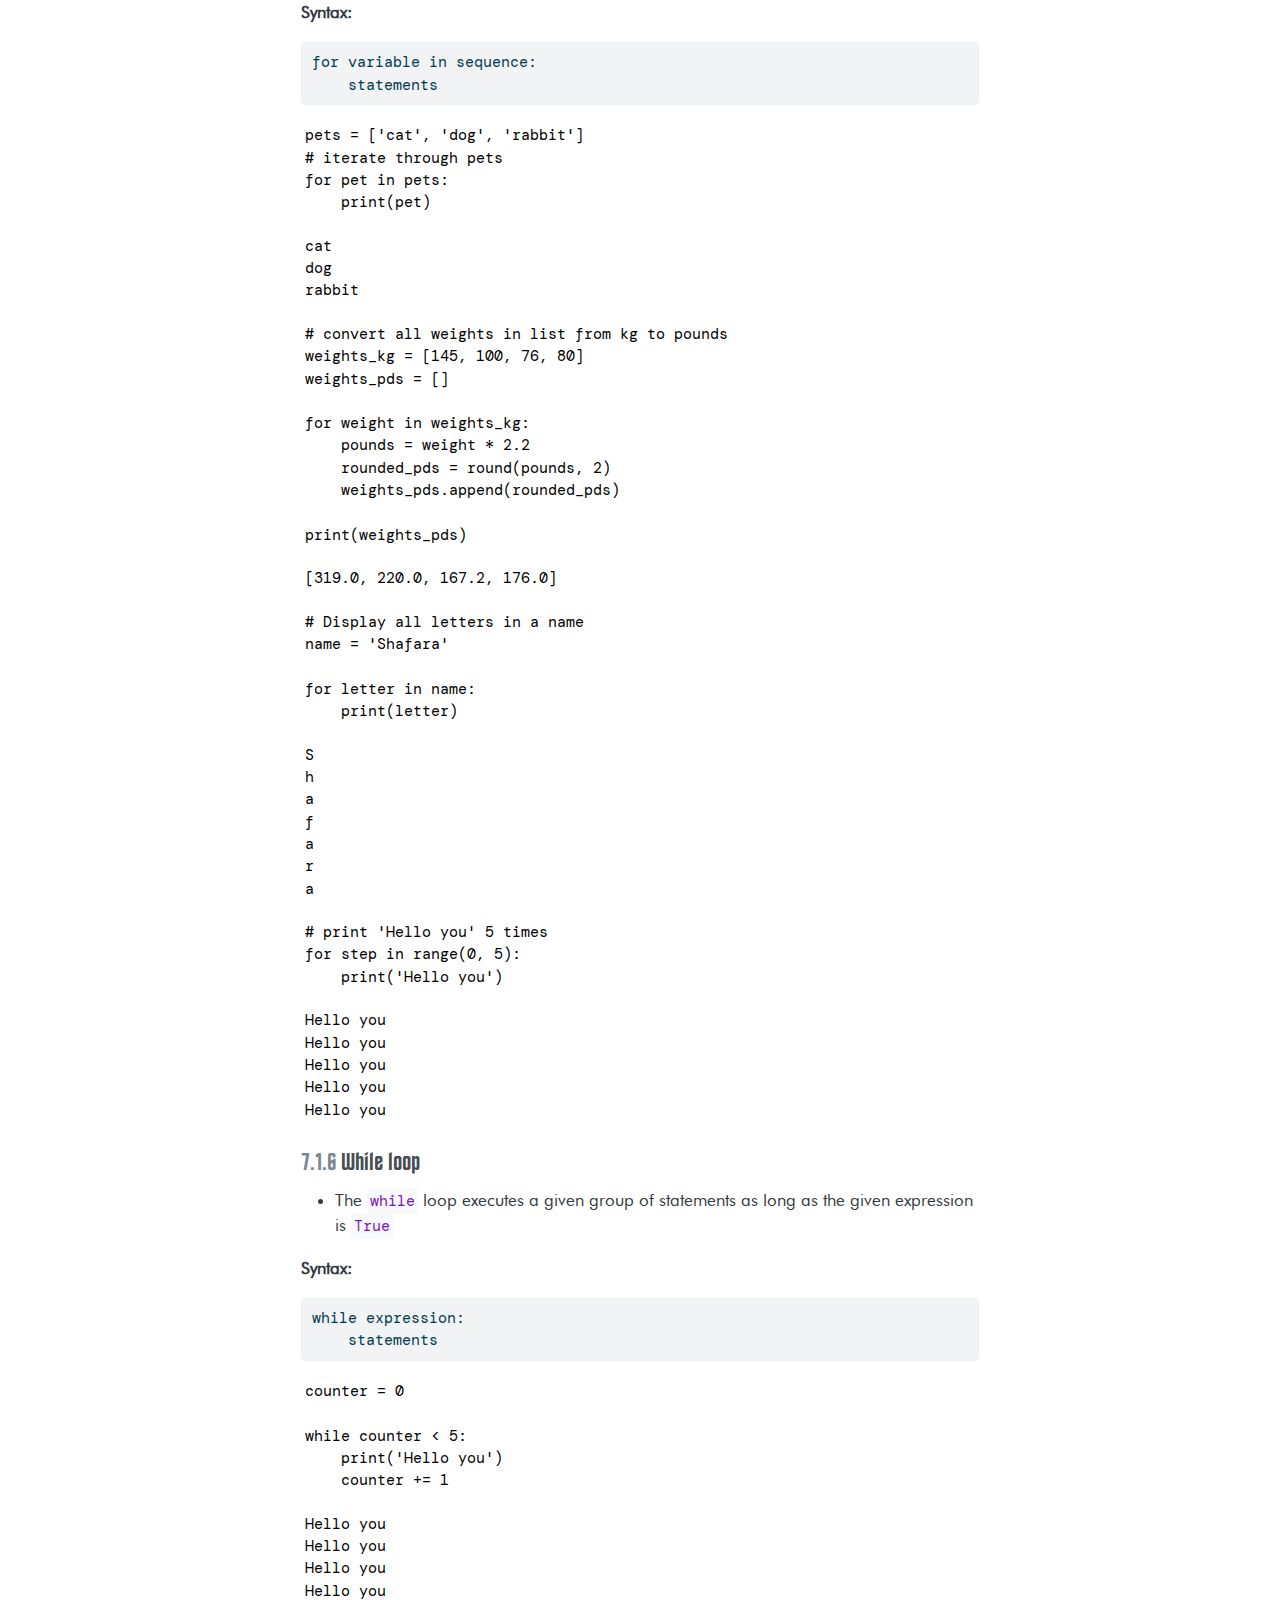
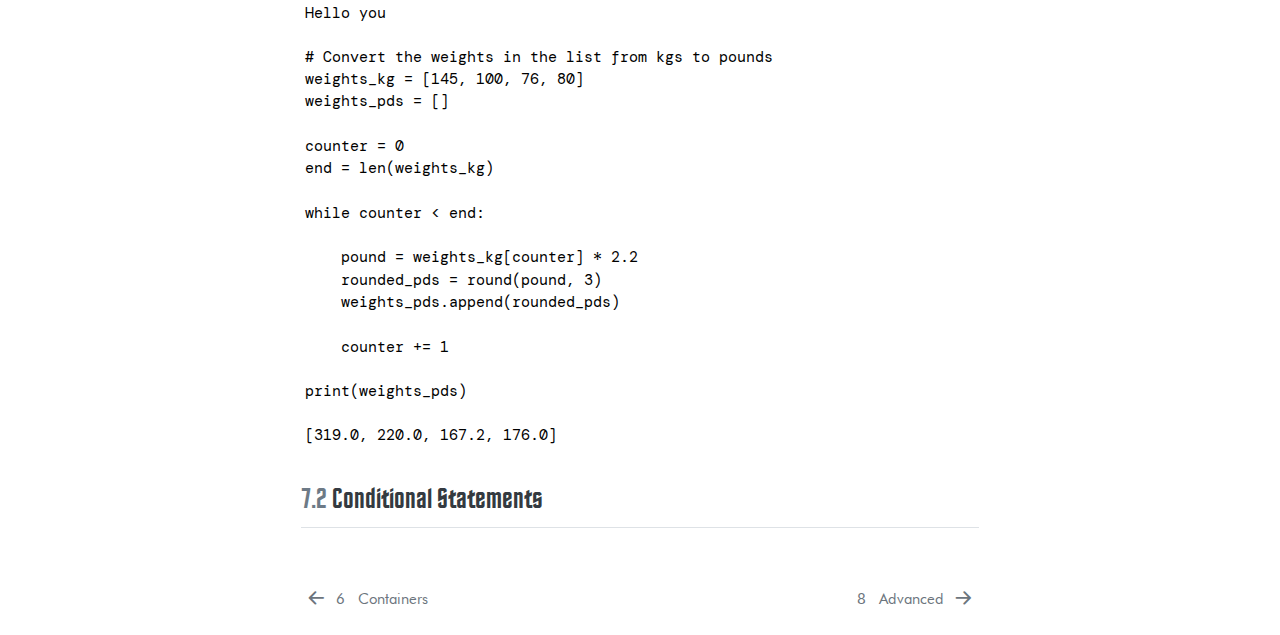
<file: 06_flow_control.html>
<!DOCTYPE html>
<html xmlns="http://www.w3.org/1999/xhtml" lang="en" xml:lang="en"><head>

<meta charset="utf-8">
<meta name="generator" content="quarto-1.4.554">

<meta name="viewport" content="width=device-width, initial-scale=1.0, user-scalable=yes">


<title>Python 3 Beginner - 7&nbsp; Flow Control</title>
<style>
code{white-space: pre-wrap;}
span.smallcaps{font-variant: small-caps;}
div.columns{display: flex; gap: min(4vw, 1.5em);}
div.column{flex: auto; overflow-x: auto;}
div.hanging-indent{margin-left: 1.5em; text-indent: -1.5em;}
ul.task-list{list-style: none;}
ul.task-list li input[type="checkbox"] {
  width: 0.8em;
  margin: 0 0.8em 0.2em -1em; /* quarto-specific, see https://github.com/quarto-dev/quarto-cli/issues/4556 */ 
  vertical-align: middle;
}
/* CSS for syntax highlighting */
pre > code.sourceCode { white-space: pre; position: relative; }
pre > code.sourceCode > span { line-height: 1.25; }
pre > code.sourceCode > span:empty { height: 1.2em; }
.sourceCode { overflow: visible; }
code.sourceCode > span { color: inherit; text-decoration: inherit; }
div.sourceCode { margin: 1em 0; }
pre.sourceCode { margin: 0; }
@media screen {
div.sourceCode { overflow: auto; }
}
@media print {
pre > code.sourceCode { white-space: pre-wrap; }
pre > code.sourceCode > span { text-indent: -5em; padding-left: 5em; }
}
pre.numberSource code
  { counter-reset: source-line 0; }
pre.numberSource code > span
  { position: relative; left: -4em; counter-increment: source-line; }
pre.numberSource code > span > a:first-child::before
  { content: counter(source-line);
    position: relative; left: -1em; text-align: right; vertical-align: baseline;
    border: none; display: inline-block;
    -webkit-touch-callout: none; -webkit-user-select: none;
    -khtml-user-select: none; -moz-user-select: none;
    -ms-user-select: none; user-select: none;
    padding: 0 4px; width: 4em;
  }
pre.numberSource { margin-left: 3em;  padding-left: 4px; }
div.sourceCode
  {   }
@media screen {
pre > code.sourceCode > span > a:first-child::before { text-decoration: underline; }
}
</style>


<script src="site_libs/quarto-nav/quarto-nav.js"></script>
<script src="site_libs/quarto-nav/headroom.min.js"></script>
<script src="site_libs/clipboard/clipboard.min.js"></script>
<script src="site_libs/quarto-search/autocomplete.umd.js"></script>
<script src="site_libs/quarto-search/fuse.min.js"></script>
<script src="site_libs/quarto-search/quarto-search.js"></script>
<meta name="quarto:offset" content="./">
<link href="./07_advanced.html" rel="next">
<link href="./05_containers.html" rel="prev">
<script src="site_libs/quarto-html/quarto.js"></script>
<script src="site_libs/quarto-html/popper.min.js"></script>
<script src="site_libs/quarto-html/tippy.umd.min.js"></script>
<script src="site_libs/quarto-html/anchor.min.js"></script>
<link href="site_libs/quarto-html/tippy.css" rel="stylesheet">
<link href="site_libs/quarto-html/quarto-syntax-highlighting.css" rel="stylesheet" id="quarto-text-highlighting-styles">
<script src="site_libs/bootstrap/bootstrap.min.js"></script>
<link href="site_libs/bootstrap/bootstrap-icons.css" rel="stylesheet">
<link href="site_libs/bootstrap/bootstrap.min.css" rel="stylesheet" id="quarto-bootstrap" data-mode="light">
<script id="quarto-search-options" type="application/json">{
  "location": "sidebar",
  "copy-button": false,
  "collapse-after": 3,
  "panel-placement": "start",
  "type": "textbox",
  "limit": 50,
  "keyboard-shortcut": [
    "f",
    "/",
    "s"
  ],
  "show-item-context": false,
  "language": {
    "search-no-results-text": "No results",
    "search-matching-documents-text": "matching documents",
    "search-copy-link-title": "Copy link to search",
    "search-hide-matches-text": "Hide additional matches",
    "search-more-match-text": "more match in this document",
    "search-more-matches-text": "more matches in this document",
    "search-clear-button-title": "Clear",
    "search-text-placeholder": "",
    "search-detached-cancel-button-title": "Cancel",
    "search-submit-button-title": "Submit",
    "search-label": "Search"
  }
}</script>


<link rel="stylesheet" href="styles.css">
</head>

<body class="nav-sidebar floating">

<div id="quarto-search-results"></div>
  <header id="quarto-header" class="headroom fixed-top">
  <nav class="quarto-secondary-nav">
    <div class="container-fluid d-flex">
      <button type="button" class="quarto-btn-toggle btn" data-bs-toggle="collapse" data-bs-target=".quarto-sidebar-collapse-item" aria-controls="quarto-sidebar" aria-expanded="false" aria-label="Toggle sidebar navigation" onclick="if (window.quartoToggleHeadroom) { window.quartoToggleHeadroom(); }">
        <i class="bi bi-layout-text-sidebar-reverse"></i>
      </button>
        <nav class="quarto-page-breadcrumbs" aria-label="breadcrumb"><ol class="breadcrumb"><li class="breadcrumb-item"><a href="./06_flow_control.html"><span class="chapter-number">7</span>&nbsp; <span class="chapter-title">Flow Control</span></a></li></ol></nav>
        <a class="flex-grow-1" role="button" data-bs-toggle="collapse" data-bs-target=".quarto-sidebar-collapse-item" aria-controls="quarto-sidebar" aria-expanded="false" aria-label="Toggle sidebar navigation" onclick="if (window.quartoToggleHeadroom) { window.quartoToggleHeadroom(); }">      
        </a>
      <button type="button" class="btn quarto-search-button" aria-label="" onclick="window.quartoOpenSearch();">
        <i class="bi bi-search"></i>
      </button>
    </div>
  </nav>
</header>
<!-- content -->
<div id="quarto-content" class="quarto-container page-columns page-rows-contents page-layout-article">
<!-- sidebar -->
  <nav id="quarto-sidebar" class="sidebar collapse collapse-horizontal quarto-sidebar-collapse-item sidebar-navigation floating overflow-auto">
    <div class="pt-lg-2 mt-2 text-left sidebar-header">
    <div class="sidebar-title mb-0 py-0">
      <a href="./">Python 3 Beginner</a> 
    </div>
      </div>
        <div class="mt-2 flex-shrink-0 align-items-center">
        <div class="sidebar-search">
        <div id="quarto-search" class="" title="Search"></div>
        </div>
        </div>
    <div class="sidebar-menu-container"> 
    <ul class="list-unstyled mt-1">
        <li class="sidebar-item">
  <div class="sidebar-item-container"> 
  <a href="./index.html" class="sidebar-item-text sidebar-link">
 <span class="menu-text"><span class="chapter-number">1</span>&nbsp; <span class="chapter-title">Overview</span></span></a>
  </div>
</li>
        <li class="sidebar-item">
  <div class="sidebar-item-container"> 
  <a href="./01_basics.html" class="sidebar-item-text sidebar-link">
 <span class="menu-text"><span class="chapter-number">2</span>&nbsp; <span class="chapter-title">Installing Python</span></span></a>
  </div>
</li>
        <li class="sidebar-item">
  <div class="sidebar-item-container"> 
  <a href="./02_variables.html" class="sidebar-item-text sidebar-link">
 <span class="menu-text"><span class="chapter-number">3</span>&nbsp; <span class="chapter-title">Variables</span></span></a>
  </div>
</li>
        <li class="sidebar-item">
  <div class="sidebar-item-container"> 
  <a href="./03_numbers.html" class="sidebar-item-text sidebar-link">
 <span class="menu-text"><span class="chapter-number">4</span>&nbsp; <span class="chapter-title">Numbers</span></span></a>
  </div>
</li>
        <li class="sidebar-item">
  <div class="sidebar-item-container"> 
  <a href="./04_operators.html" class="sidebar-item-text sidebar-link">
 <span class="menu-text"><span class="chapter-number">5</span>&nbsp; <span class="chapter-title">Operators</span></span></a>
  </div>
</li>
        <li class="sidebar-item">
  <div class="sidebar-item-container"> 
  <a href="./05_containers.html" class="sidebar-item-text sidebar-link">
 <span class="menu-text"><span class="chapter-number">6</span>&nbsp; <span class="chapter-title">Containers</span></span></a>
  </div>
</li>
        <li class="sidebar-item">
  <div class="sidebar-item-container"> 
  <a href="./06_flow_control.html" class="sidebar-item-text sidebar-link active">
 <span class="menu-text"><span class="chapter-number">7</span>&nbsp; <span class="chapter-title">Flow Control</span></span></a>
  </div>
</li>
        <li class="sidebar-item">
  <div class="sidebar-item-container"> 
  <a href="./07_advanced.html" class="sidebar-item-text sidebar-link">
 <span class="menu-text"><span class="chapter-number">8</span>&nbsp; <span class="chapter-title">Advanced</span></span></a>
  </div>
</li>
        <li class="sidebar-item">
  <div class="sidebar-item-container"> 
  <a href="./08_modules.html" class="sidebar-item-text sidebar-link">
 <span class="menu-text"><span class="chapter-number">9</span>&nbsp; <span class="chapter-title">Modules</span></span></a>
  </div>
</li>
        <li class="sidebar-item">
  <div class="sidebar-item-container"> 
  <a href="./09_file_handling.html" class="sidebar-item-text sidebar-link">
 <span class="menu-text"><span class="chapter-number">10</span>&nbsp; <span class="chapter-title">Python File Handling</span></span></a>
  </div>
</li>
        <li class="sidebar-item">
  <div class="sidebar-item-container"> 
  <a href="./references.html" class="sidebar-item-text sidebar-link">
 <span class="menu-text">References</span></a>
  </div>
</li>
    </ul>
    </div>
</nav>
<div id="quarto-sidebar-glass" class="quarto-sidebar-collapse-item" data-bs-toggle="collapse" data-bs-target=".quarto-sidebar-collapse-item"></div>
<!-- margin-sidebar -->
    <div id="quarto-margin-sidebar" class="sidebar margin-sidebar">
        <nav id="TOC" role="doc-toc" class="toc-active">
    <h2 id="toc-title">Table of contents</h2>
   
  <ul>
  <li><a href="#functions" id="toc-functions" class="nav-link active" data-scroll-target="#functions"><span class="header-section-number">7.1</span> Functions</a>
  <ul class="collapse">
  <li><a href="#creating-a-function" id="toc-creating-a-function" class="nav-link" data-scroll-target="#creating-a-function"><span class="header-section-number">7.1.1</span> Creating a function</a></li>
  <li><a href="#function-parametersarguments" id="toc-function-parametersarguments" class="nav-link" data-scroll-target="#function-parametersarguments"><span class="header-section-number">7.1.2</span> Function Parameters/Arguments</a></li>
  <li><a href="#return-statement" id="toc-return-statement" class="nav-link" data-scroll-target="#return-statement"><span class="header-section-number">7.1.3</span> Return Statement</a></li>
  <li><a href="#practice-functions" id="toc-practice-functions" class="nav-link" data-scroll-target="#practice-functions"><span class="header-section-number">7.1.4</span> Practice functions</a></li>
  <li><a href="#loops" id="toc-loops" class="nav-link" data-scroll-target="#loops"><span class="header-section-number">7.1.5</span> Loops</a></li>
  <li><a href="#while-loop" id="toc-while-loop" class="nav-link" data-scroll-target="#while-loop"><span class="header-section-number">7.1.6</span> While loop</a></li>
  </ul></li>
  <li><a href="#conditional-statements" id="toc-conditional-statements" class="nav-link" data-scroll-target="#conditional-statements"><span class="header-section-number">7.2</span> Conditional Statements</a></li>
  </ul>
</nav>
    </div>
<!-- main -->
<main class="content" id="quarto-document-content">

<header id="title-block-header" class="quarto-title-block default">
<div class="quarto-title">
<h1 class="title"><span class="chapter-number">7</span>&nbsp; <span class="chapter-title">Flow Control</span></h1>
</div>



<div class="quarto-title-meta">

    
  
    
  </div>
  


</header>


<section id="functions" class="level2" data-number="7.1">
<h2 data-number="7.1" class="anchored" data-anchor-id="functions"><span class="header-section-number">7.1</span> Functions</h2>
<p>A function in python is a group statements that perform a particular task</p>
<pre><code># This function calculates Body Mass Index
def calculateBodyMassIndex(weight_kg, height_m):

    body_mass_index = weight_kg / pow(height_m, 2)
    rounded_bmi = round(body_mass_index, 2)

    return rounded_bmi</code></pre>
<pre><code># lets try
calculateBodyMassIndex(67, 1.6)</code></pre>
<pre><code>26.17</code></pre>
<section id="creating-a-function" class="level3" data-number="7.1.1">
<h3 data-number="7.1.1" class="anchored" data-anchor-id="creating-a-function"><span class="header-section-number">7.1.1</span> Creating a function</h3>
<p>To create a function, we need the following: - The <code>def</code> keyword - A function name - Round brackets <code>()</code> and a colon <code>:</code> - A function body- a group of statements</p>
<pre><code>def greeter():
    message = 'Hello'
    print(message)</code></pre>
<ul>
<li>To execute a function, it needs to be called</li>
<li>To call a function, use its function name with parentheses <code>()</code></li>
</ul>
<pre><code>greeter()</code></pre>
<pre><code>Hello</code></pre>
</section>
<section id="function-parametersarguments" class="level3" data-number="7.1.2">
<h3 data-number="7.1.2" class="anchored" data-anchor-id="function-parametersarguments"><span class="header-section-number">7.1.2</span> Function Parameters/Arguments</h3>
<ul>
<li>When calling a function, we can pass data using parameters/arguments</li>
<li>A <em>parameter</em> is a variable declared in the function. In the example below, <code>number1</code> and <code>number2</code> are parameter</li>
<li>The <em>argument</em> is the value passed to the function when its called. In the example below <code>3</code> and <code>27</code> are the arguments</li>
</ul>
<pre><code># define the function
def addNumbers(number1, number2):
    sum = number1 + number2
    print(sum)

# Call the function
addNumbers(3, 27)</code></pre>
<pre><code>30</code></pre>
<pre><code># setting a default argument
def greet(name='you'):
    message = 'Hello ' + name
    print(message)

greet('Tinye')
greet()</code></pre>
<pre><code>Hello Tinye
Hello you</code></pre>
</section>
<section id="return-statement" class="level3" data-number="7.1.3">
<h3 data-number="7.1.3" class="anchored" data-anchor-id="return-statement"><span class="header-section-number">7.1.3</span> Return Statement</h3>
<p>The <code>return</code> statement is used to return a value to a function caller</p>
<pre><code>def addNumbers(number1, number2):
    sum = number1 + number2
    return sum

summation = addNumbers(56, 4)
print(summation)</code></pre>
<pre><code>60</code></pre>
<p>### lambda functions - Lambda functions are functions that donot have names - The body of a lambda function can only have one expression, but can have multiple arguments - The result of the expression is automatically returned</p>
<p><strong>Syntax:</strong> <code>python   lambda parameters: expression</code></p>
<pre><code># Example of lambda function
calculateBMI = lambda weight_kg, height_m: round((weight_kg/(height_m ** 2)), 2)
# Calling a labda function
calculateBMI(67, 1.7)</code></pre>
<pre><code>23.18</code></pre>
</section>
<section id="practice-functions" class="level3" data-number="7.1.4">
<h3 data-number="7.1.4" class="anchored" data-anchor-id="practice-functions"><span class="header-section-number">7.1.4</span> Practice functions</h3>
<section id="calculate-cgpa" class="level4" data-number="7.1.4.1">
<h4 data-number="7.1.4.1" class="anchored" data-anchor-id="calculate-cgpa"><span class="header-section-number">7.1.4.1</span> Calculate CGPA</h4>
<pre><code># Assume 4 course units
# 1. Math - A
# 2. Science - B
# 3. SST - B
# 4. English - C


def calculate_CGPA(GPs_list, CUs_list):
    length = len(GPs_list)
    product_sum = 0

    for item in range(length):
        product_sum += GPs_list[item] * CUs_list[item]

    CUs_sum = sum(CUs_list)

    CGPA = product_sum / CUs_sum

    return CGPA

# calculate_CGPA(4, 5)</code></pre>
</section>
<section id="get-someones-age-given-birth-month-and-year" class="level4" data-number="7.1.4.2">
<h4 data-number="7.1.4.2" class="anchored" data-anchor-id="get-someones-age-given-birth-month-and-year"><span class="header-section-number">7.1.4.2</span> Get someones age given birth month and year</h4>
<pre><code>def getAge(month, year):
    month_diff = 12 - month
    year_diff = 2023 - year

    return str(year_diff) + ' years ' + str(month_diff) + ' months'  
    
age = getAge(year=2000, month=10) # keyword argument
age2 = getAge(10, 2000) # positional argument

print(age)</code></pre>
<pre><code>23 years 2 months</code></pre>
</section>
</section>
<section id="loops" class="level3" data-number="7.1.5">
<h3 data-number="7.1.5" class="anchored" data-anchor-id="loops"><span class="header-section-number">7.1.5</span> Loops</h3>
<ul>
<li>Loops are used to repetitively execute a group of statements</li>
<li>we have 2 types, <code>for</code> and <code>while</code> loop</li>
</ul>
<section id="for-loop" class="level4" data-number="7.1.5.1">
<h4 data-number="7.1.5.1" class="anchored" data-anchor-id="for-loop"><span class="header-section-number">7.1.5.1</span> For Loop</h4>
<p>A <code>for</code> loop is used to loop through or iterate over a sequence or iterable objects</p>
<p><strong>Syntax:</strong></p>
<div class="sourceCode" id="cb18"><pre class="sourceCode python code-with-copy"><code class="sourceCode python"><span id="cb18-1"><a href="#cb18-1" aria-hidden="true" tabindex="-1"></a><span class="cf">for</span> variable <span class="kw">in</span> sequence:</span>
<span id="cb18-2"><a href="#cb18-2" aria-hidden="true" tabindex="-1"></a>    statements</span></code><button title="Copy to Clipboard" class="code-copy-button"><i class="bi"></i></button></pre></div>
<pre><code>pets = ['cat', 'dog', 'rabbit']
# iterate through pets
for pet in pets:
    print(pet)</code></pre>
<pre><code>cat
dog
rabbit</code></pre>
<pre><code># convert all weights in list from kg to pounds
weights_kg = [145, 100, 76, 80]
weights_pds = []

for weight in weights_kg:
    pounds = weight * 2.2
    rounded_pds = round(pounds, 2)
    weights_pds.append(rounded_pds)

print(weights_pds)</code></pre>
<pre><code>[319.0, 220.0, 167.2, 176.0]</code></pre>
<pre><code># Display all letters in a name
name = 'Shafara'

for letter in name:
    print(letter)</code></pre>
<pre><code>S
h
a
f
a
r
a</code></pre>
<pre><code># print 'Hello you' 5 times
for step in range(0, 5):
    print('Hello you')</code></pre>
<pre><code>Hello you
Hello you
Hello you
Hello you
Hello you</code></pre>
</section>
</section>
<section id="while-loop" class="level3" data-number="7.1.6">
<h3 data-number="7.1.6" class="anchored" data-anchor-id="while-loop"><span class="header-section-number">7.1.6</span> While loop</h3>
<ul>
<li>The <code>while</code> loop executes a given group of statements as long as the given expression is <code>True</code></li>
</ul>
<p><strong>Syntax:</strong></p>
<div class="sourceCode" id="cb27"><pre class="sourceCode python code-with-copy"><code class="sourceCode python"><span id="cb27-1"><a href="#cb27-1" aria-hidden="true" tabindex="-1"></a><span class="cf">while</span> expression:</span>
<span id="cb27-2"><a href="#cb27-2" aria-hidden="true" tabindex="-1"></a>    statements</span></code><button title="Copy to Clipboard" class="code-copy-button"><i class="bi"></i></button></pre></div>
<pre><code>counter = 0

while counter &lt; 5:
    print('Hello you')
    counter += 1</code></pre>
<pre><code>Hello you
Hello you
Hello you
Hello you
Hello you</code></pre>
<pre><code># Convert the weights in the list from kgs to pounds
weights_kg = [145, 100, 76, 80]
weights_pds = []

counter = 0
end = len(weights_kg)

while counter &lt; end:

    pound = weights_kg[counter] * 2.2
    rounded_pds = round(pound, 3)
    weights_pds.append(rounded_pds)

    counter += 1

print(weights_pds)</code></pre>
<pre><code>[319.0, 220.0, 167.2, 176.0]</code></pre>
</section>
</section>
<section id="conditional-statements" class="level2" data-number="7.2">
<h2 data-number="7.2" class="anchored" data-anchor-id="conditional-statements"><span class="header-section-number">7.2</span> Conditional Statements</h2>


</section>

</main> <!-- /main -->
<script id="quarto-html-after-body" type="application/javascript">
window.document.addEventListener("DOMContentLoaded", function (event) {
  const toggleBodyColorMode = (bsSheetEl) => {
    const mode = bsSheetEl.getAttribute("data-mode");
    const bodyEl = window.document.querySelector("body");
    if (mode === "dark") {
      bodyEl.classList.add("quarto-dark");
      bodyEl.classList.remove("quarto-light");
    } else {
      bodyEl.classList.add("quarto-light");
      bodyEl.classList.remove("quarto-dark");
    }
  }
  const toggleBodyColorPrimary = () => {
    const bsSheetEl = window.document.querySelector("link#quarto-bootstrap");
    if (bsSheetEl) {
      toggleBodyColorMode(bsSheetEl);
    }
  }
  toggleBodyColorPrimary();  
  const icon = "";
  const anchorJS = new window.AnchorJS();
  anchorJS.options = {
    placement: 'right',
    icon: icon
  };
  anchorJS.add('.anchored');
  const isCodeAnnotation = (el) => {
    for (const clz of el.classList) {
      if (clz.startsWith('code-annotation-')) {                     
        return true;
      }
    }
    return false;
  }
  const clipboard = new window.ClipboardJS('.code-copy-button', {
    text: function(trigger) {
      const codeEl = trigger.previousElementSibling.cloneNode(true);
      for (const childEl of codeEl.children) {
        if (isCodeAnnotation(childEl)) {
          childEl.remove();
        }
      }
      return codeEl.innerText;
    }
  });
  clipboard.on('success', function(e) {
    // button target
    const button = e.trigger;
    // don't keep focus
    button.blur();
    // flash "checked"
    button.classList.add('code-copy-button-checked');
    var currentTitle = button.getAttribute("title");
    button.setAttribute("title", "Copied!");
    let tooltip;
    if (window.bootstrap) {
      button.setAttribute("data-bs-toggle", "tooltip");
      button.setAttribute("data-bs-placement", "left");
      button.setAttribute("data-bs-title", "Copied!");
      tooltip = new bootstrap.Tooltip(button, 
        { trigger: "manual", 
          customClass: "code-copy-button-tooltip",
          offset: [0, -8]});
      tooltip.show();    
    }
    setTimeout(function() {
      if (tooltip) {
        tooltip.hide();
        button.removeAttribute("data-bs-title");
        button.removeAttribute("data-bs-toggle");
        button.removeAttribute("data-bs-placement");
      }
      button.setAttribute("title", currentTitle);
      button.classList.remove('code-copy-button-checked');
    }, 1000);
    // clear code selection
    e.clearSelection();
  });
    var localhostRegex = new RegExp(/^(?:http|https):\/\/localhost\:?[0-9]*\//);
    var mailtoRegex = new RegExp(/^mailto:/);
      var filterRegex = new RegExp('/' + window.location.host + '/');
    var isInternal = (href) => {
        return filterRegex.test(href) || localhostRegex.test(href) || mailtoRegex.test(href);
    }
    // Inspect non-navigation links and adorn them if external
 	var links = window.document.querySelectorAll('a[href]:not(.nav-link):not(.navbar-brand):not(.toc-action):not(.sidebar-link):not(.sidebar-item-toggle):not(.pagination-link):not(.no-external):not([aria-hidden]):not(.dropdown-item):not(.quarto-navigation-tool)');
    for (var i=0; i<links.length; i++) {
      const link = links[i];
      if (!isInternal(link.href)) {
        // undo the damage that might have been done by quarto-nav.js in the case of
        // links that we want to consider external
        if (link.dataset.originalHref !== undefined) {
          link.href = link.dataset.originalHref;
        }
      }
    }
  function tippyHover(el, contentFn, onTriggerFn, onUntriggerFn) {
    const config = {
      allowHTML: true,
      maxWidth: 500,
      delay: 100,
      arrow: false,
      appendTo: function(el) {
          return el.parentElement;
      },
      interactive: true,
      interactiveBorder: 10,
      theme: 'quarto',
      placement: 'bottom-start',
    };
    if (contentFn) {
      config.content = contentFn;
    }
    if (onTriggerFn) {
      config.onTrigger = onTriggerFn;
    }
    if (onUntriggerFn) {
      config.onUntrigger = onUntriggerFn;
    }
    window.tippy(el, config); 
  }
  const noterefs = window.document.querySelectorAll('a[role="doc-noteref"]');
  for (var i=0; i<noterefs.length; i++) {
    const ref = noterefs[i];
    tippyHover(ref, function() {
      // use id or data attribute instead here
      let href = ref.getAttribute('data-footnote-href') || ref.getAttribute('href');
      try { href = new URL(href).hash; } catch {}
      const id = href.replace(/^#\/?/, "");
      const note = window.document.getElementById(id);
      if (note) {
        return note.innerHTML;
      } else {
        return "";
      }
    });
  }
  const xrefs = window.document.querySelectorAll('a.quarto-xref');
  const processXRef = (id, note) => {
    // Strip column container classes
    const stripColumnClz = (el) => {
      el.classList.remove("page-full", "page-columns");
      if (el.children) {
        for (const child of el.children) {
          stripColumnClz(child);
        }
      }
    }
    stripColumnClz(note)
    if (id === null || id.startsWith('sec-')) {
      // Special case sections, only their first couple elements
      const container = document.createElement("div");
      if (note.children && note.children.length > 2) {
        container.appendChild(note.children[0].cloneNode(true));
        for (let i = 1; i < note.children.length; i++) {
          const child = note.children[i];
          if (child.tagName === "P" && child.innerText === "") {
            continue;
          } else {
            container.appendChild(child.cloneNode(true));
            break;
          }
        }
        if (window.Quarto?.typesetMath) {
          window.Quarto.typesetMath(container);
        }
        return container.innerHTML
      } else {
        if (window.Quarto?.typesetMath) {
          window.Quarto.typesetMath(note);
        }
        return note.innerHTML;
      }
    } else {
      // Remove any anchor links if they are present
      const anchorLink = note.querySelector('a.anchorjs-link');
      if (anchorLink) {
        anchorLink.remove();
      }
      if (window.Quarto?.typesetMath) {
        window.Quarto.typesetMath(note);
      }
      // TODO in 1.5, we should make sure this works without a callout special case
      if (note.classList.contains("callout")) {
        return note.outerHTML;
      } else {
        return note.innerHTML;
      }
    }
  }
  for (var i=0; i<xrefs.length; i++) {
    const xref = xrefs[i];
    tippyHover(xref, undefined, function(instance) {
      instance.disable();
      let url = xref.getAttribute('href');
      let hash = undefined; 
      if (url.startsWith('#')) {
        hash = url;
      } else {
        try { hash = new URL(url).hash; } catch {}
      }
      if (hash) {
        const id = hash.replace(/^#\/?/, "");
        const note = window.document.getElementById(id);
        if (note !== null) {
          try {
            const html = processXRef(id, note.cloneNode(true));
            instance.setContent(html);
          } finally {
            instance.enable();
            instance.show();
          }
        } else {
          // See if we can fetch this
          fetch(url.split('#')[0])
          .then(res => res.text())
          .then(html => {
            const parser = new DOMParser();
            const htmlDoc = parser.parseFromString(html, "text/html");
            const note = htmlDoc.getElementById(id);
            if (note !== null) {
              const html = processXRef(id, note);
              instance.setContent(html);
            } 
          }).finally(() => {
            instance.enable();
            instance.show();
          });
        }
      } else {
        // See if we can fetch a full url (with no hash to target)
        // This is a special case and we should probably do some content thinning / targeting
        fetch(url)
        .then(res => res.text())
        .then(html => {
          const parser = new DOMParser();
          const htmlDoc = parser.parseFromString(html, "text/html");
          const note = htmlDoc.querySelector('main.content');
          if (note !== null) {
            // This should only happen for chapter cross references
            // (since there is no id in the URL)
            // remove the first header
            if (note.children.length > 0 && note.children[0].tagName === "HEADER") {
              note.children[0].remove();
            }
            const html = processXRef(null, note);
            instance.setContent(html);
          } 
        }).finally(() => {
          instance.enable();
          instance.show();
        });
      }
    }, function(instance) {
    });
  }
      let selectedAnnoteEl;
      const selectorForAnnotation = ( cell, annotation) => {
        let cellAttr = 'data-code-cell="' + cell + '"';
        let lineAttr = 'data-code-annotation="' +  annotation + '"';
        const selector = 'span[' + cellAttr + '][' + lineAttr + ']';
        return selector;
      }
      const selectCodeLines = (annoteEl) => {
        const doc = window.document;
        const targetCell = annoteEl.getAttribute("data-target-cell");
        const targetAnnotation = annoteEl.getAttribute("data-target-annotation");
        const annoteSpan = window.document.querySelector(selectorForAnnotation(targetCell, targetAnnotation));
        const lines = annoteSpan.getAttribute("data-code-lines").split(",");
        const lineIds = lines.map((line) => {
          return targetCell + "-" + line;
        })
        let top = null;
        let height = null;
        let parent = null;
        if (lineIds.length > 0) {
            //compute the position of the single el (top and bottom and make a div)
            const el = window.document.getElementById(lineIds[0]);
            top = el.offsetTop;
            height = el.offsetHeight;
            parent = el.parentElement.parentElement;
          if (lineIds.length > 1) {
            const lastEl = window.document.getElementById(lineIds[lineIds.length - 1]);
            const bottom = lastEl.offsetTop + lastEl.offsetHeight;
            height = bottom - top;
          }
          if (top !== null && height !== null && parent !== null) {
            // cook up a div (if necessary) and position it 
            let div = window.document.getElementById("code-annotation-line-highlight");
            if (div === null) {
              div = window.document.createElement("div");
              div.setAttribute("id", "code-annotation-line-highlight");
              div.style.position = 'absolute';
              parent.appendChild(div);
            }
            div.style.top = top - 2 + "px";
            div.style.height = height + 4 + "px";
            div.style.left = 0;
            let gutterDiv = window.document.getElementById("code-annotation-line-highlight-gutter");
            if (gutterDiv === null) {
              gutterDiv = window.document.createElement("div");
              gutterDiv.setAttribute("id", "code-annotation-line-highlight-gutter");
              gutterDiv.style.position = 'absolute';
              const codeCell = window.document.getElementById(targetCell);
              const gutter = codeCell.querySelector('.code-annotation-gutter');
              gutter.appendChild(gutterDiv);
            }
            gutterDiv.style.top = top - 2 + "px";
            gutterDiv.style.height = height + 4 + "px";
          }
          selectedAnnoteEl = annoteEl;
        }
      };
      const unselectCodeLines = () => {
        const elementsIds = ["code-annotation-line-highlight", "code-annotation-line-highlight-gutter"];
        elementsIds.forEach((elId) => {
          const div = window.document.getElementById(elId);
          if (div) {
            div.remove();
          }
        });
        selectedAnnoteEl = undefined;
      };
        // Handle positioning of the toggle
    window.addEventListener(
      "resize",
      throttle(() => {
        elRect = undefined;
        if (selectedAnnoteEl) {
          selectCodeLines(selectedAnnoteEl);
        }
      }, 10)
    );
    function throttle(fn, ms) {
    let throttle = false;
    let timer;
      return (...args) => {
        if(!throttle) { // first call gets through
            fn.apply(this, args);
            throttle = true;
        } else { // all the others get throttled
            if(timer) clearTimeout(timer); // cancel #2
            timer = setTimeout(() => {
              fn.apply(this, args);
              timer = throttle = false;
            }, ms);
        }
      };
    }
      // Attach click handler to the DT
      const annoteDls = window.document.querySelectorAll('dt[data-target-cell]');
      for (const annoteDlNode of annoteDls) {
        annoteDlNode.addEventListener('click', (event) => {
          const clickedEl = event.target;
          if (clickedEl !== selectedAnnoteEl) {
            unselectCodeLines();
            const activeEl = window.document.querySelector('dt[data-target-cell].code-annotation-active');
            if (activeEl) {
              activeEl.classList.remove('code-annotation-active');
            }
            selectCodeLines(clickedEl);
            clickedEl.classList.add('code-annotation-active');
          } else {
            // Unselect the line
            unselectCodeLines();
            clickedEl.classList.remove('code-annotation-active');
          }
        });
      }
  const findCites = (el) => {
    const parentEl = el.parentElement;
    if (parentEl) {
      const cites = parentEl.dataset.cites;
      if (cites) {
        return {
          el,
          cites: cites.split(' ')
        };
      } else {
        return findCites(el.parentElement)
      }
    } else {
      return undefined;
    }
  };
  var bibliorefs = window.document.querySelectorAll('a[role="doc-biblioref"]');
  for (var i=0; i<bibliorefs.length; i++) {
    const ref = bibliorefs[i];
    const citeInfo = findCites(ref);
    if (citeInfo) {
      tippyHover(citeInfo.el, function() {
        var popup = window.document.createElement('div');
        citeInfo.cites.forEach(function(cite) {
          var citeDiv = window.document.createElement('div');
          citeDiv.classList.add('hanging-indent');
          citeDiv.classList.add('csl-entry');
          var biblioDiv = window.document.getElementById('ref-' + cite);
          if (biblioDiv) {
            citeDiv.innerHTML = biblioDiv.innerHTML;
          }
          popup.appendChild(citeDiv);
        });
        return popup.innerHTML;
      });
    }
  }
});
</script>
<nav class="page-navigation">
  <div class="nav-page nav-page-previous">
      <a href="./05_containers.html" class="pagination-link" aria-label="Containers">
        <i class="bi bi-arrow-left-short"></i> <span class="nav-page-text"><span class="chapter-number">6</span>&nbsp; <span class="chapter-title">Containers</span></span>
      </a>          
  </div>
  <div class="nav-page nav-page-next">
      <a href="./07_advanced.html" class="pagination-link" aria-label="Advanced">
        <span class="nav-page-text"><span class="chapter-number">8</span>&nbsp; <span class="chapter-title">Advanced</span></span> <i class="bi bi-arrow-right-short"></i>
      </a>
  </div>
</nav>
</div> <!-- /content -->




</body></html>
</file>
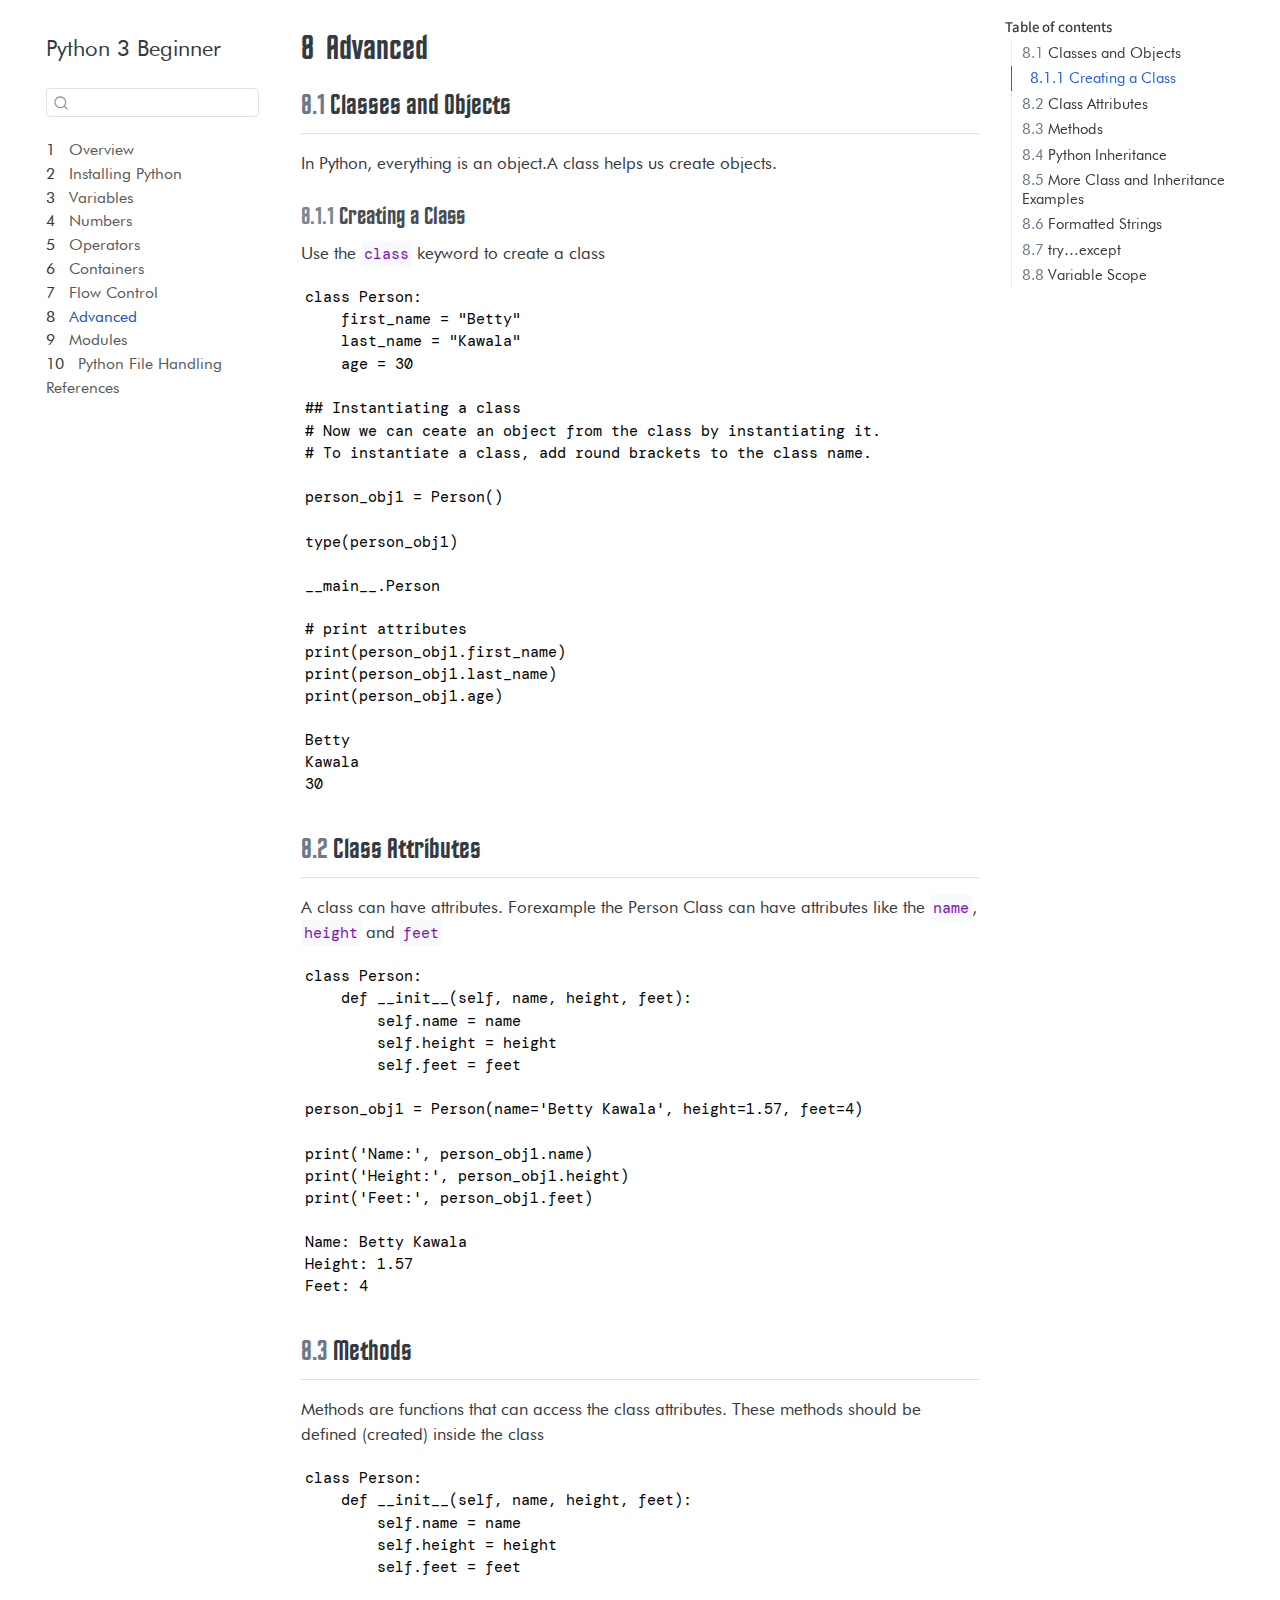
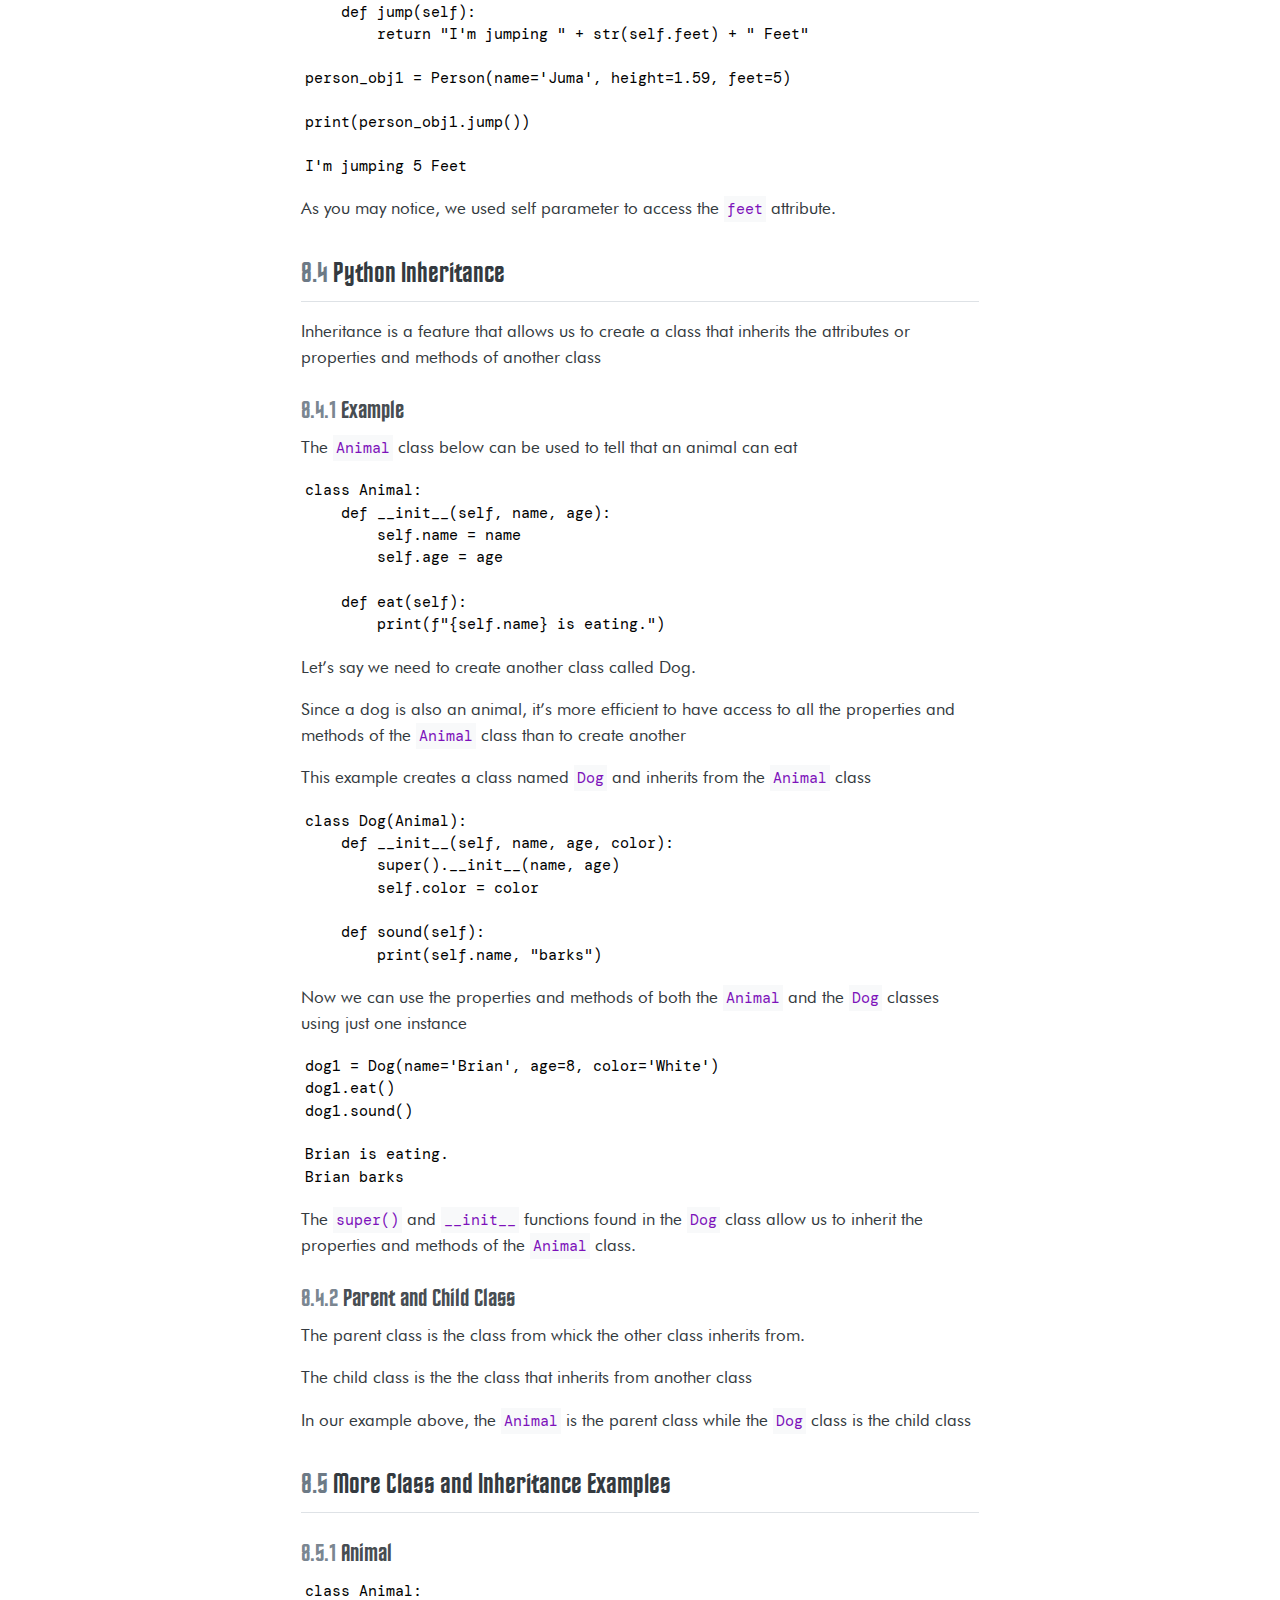
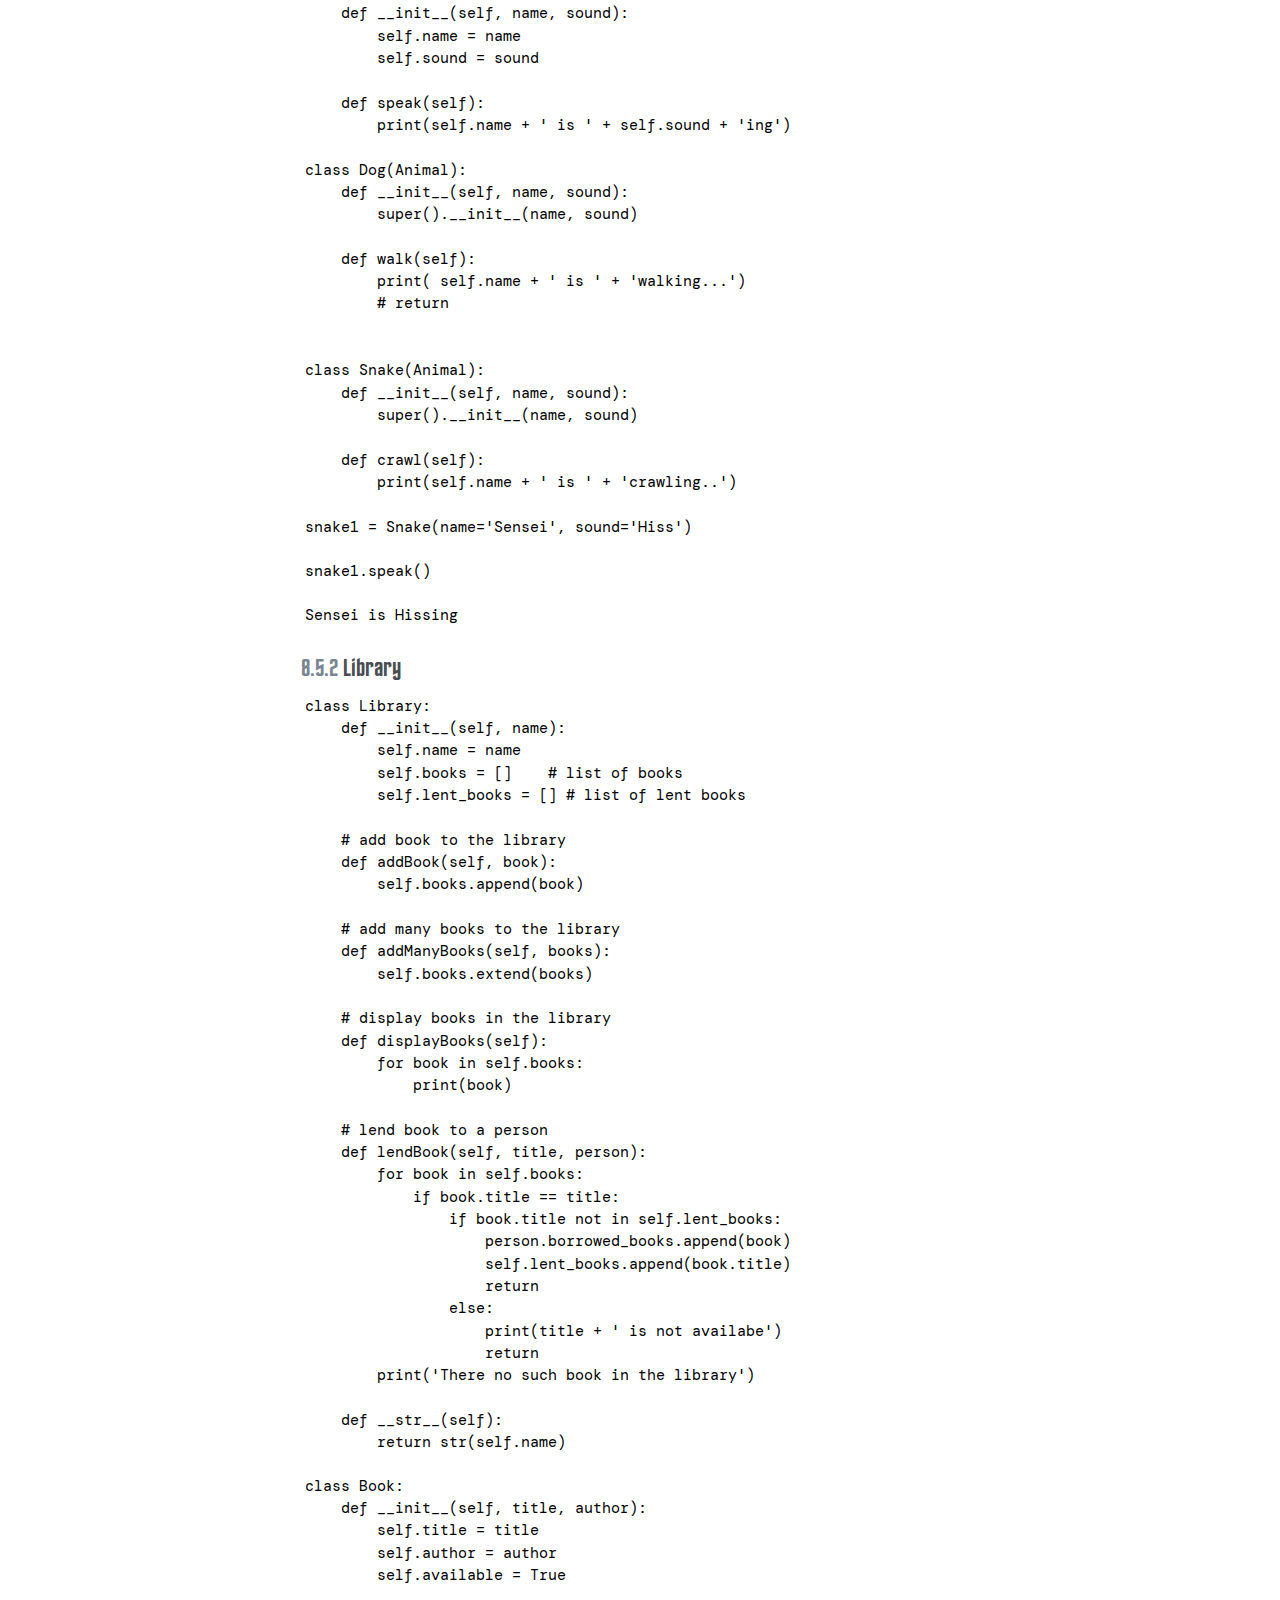
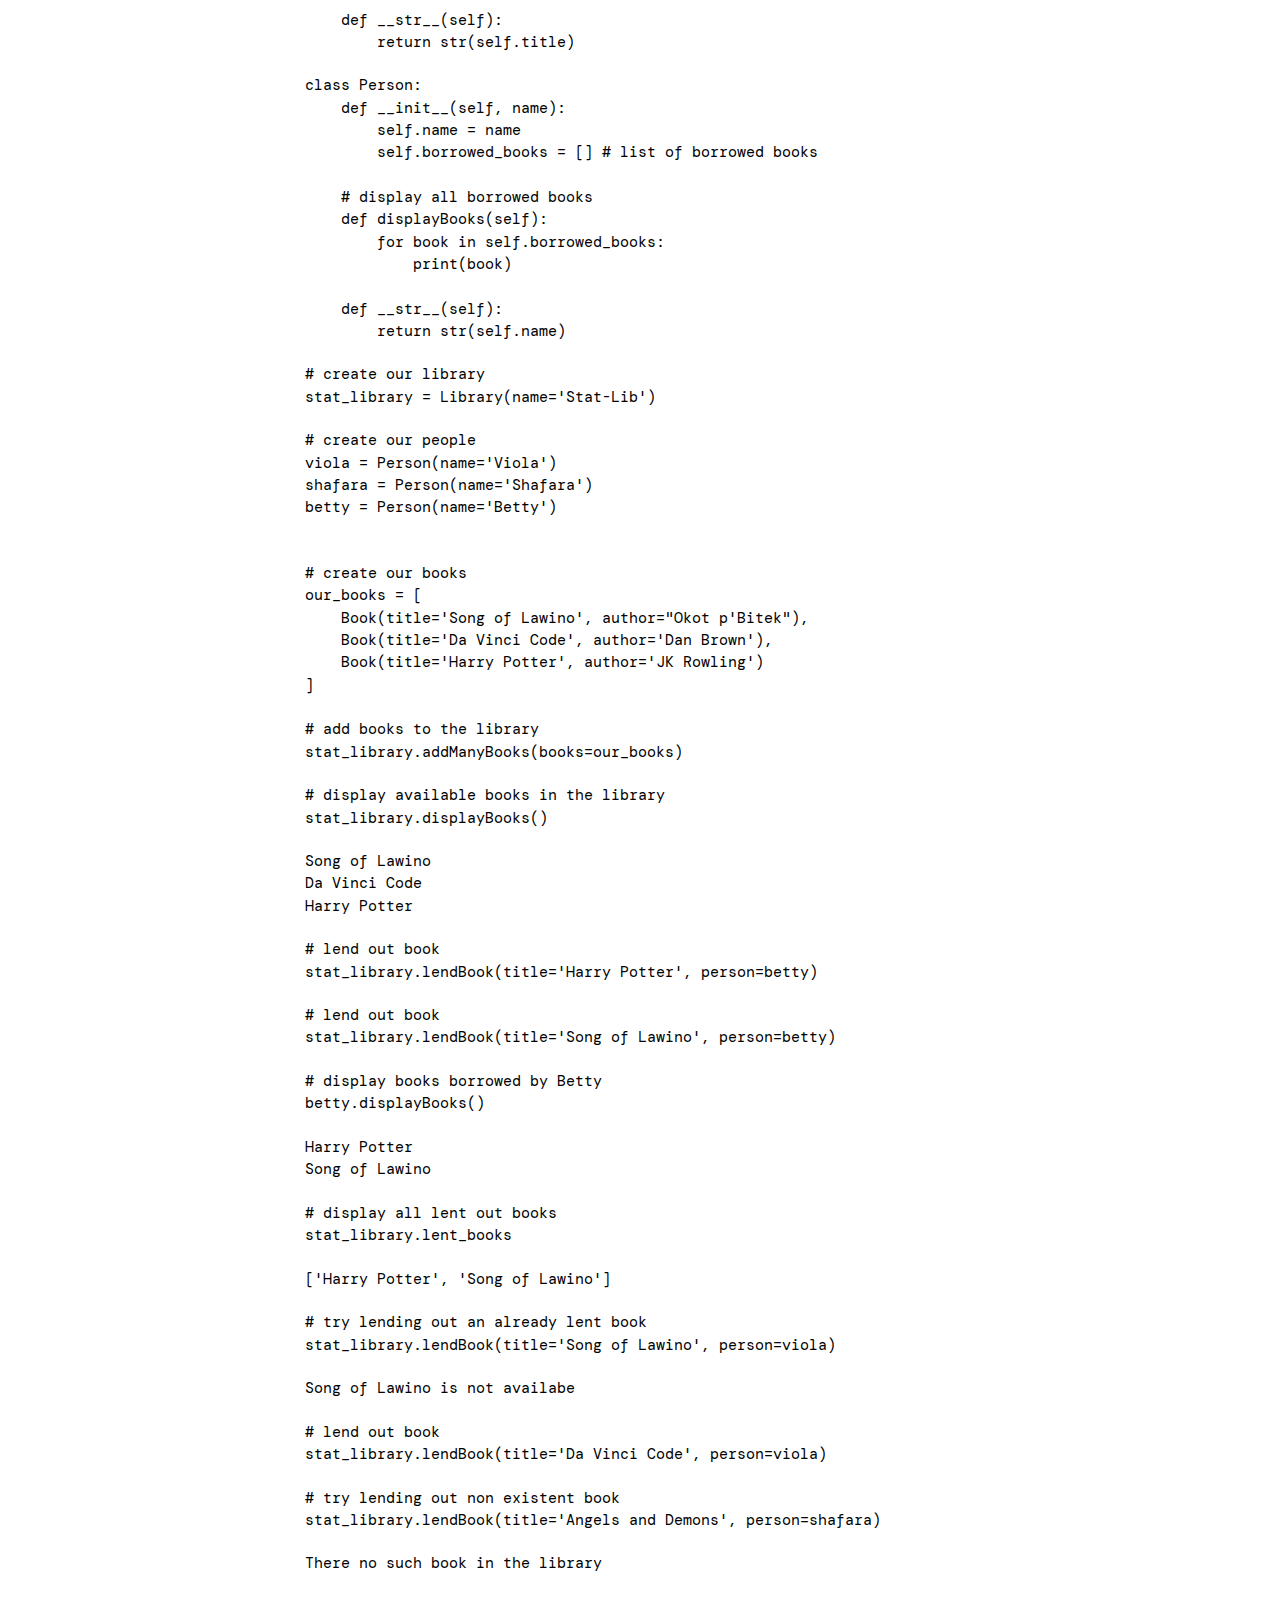
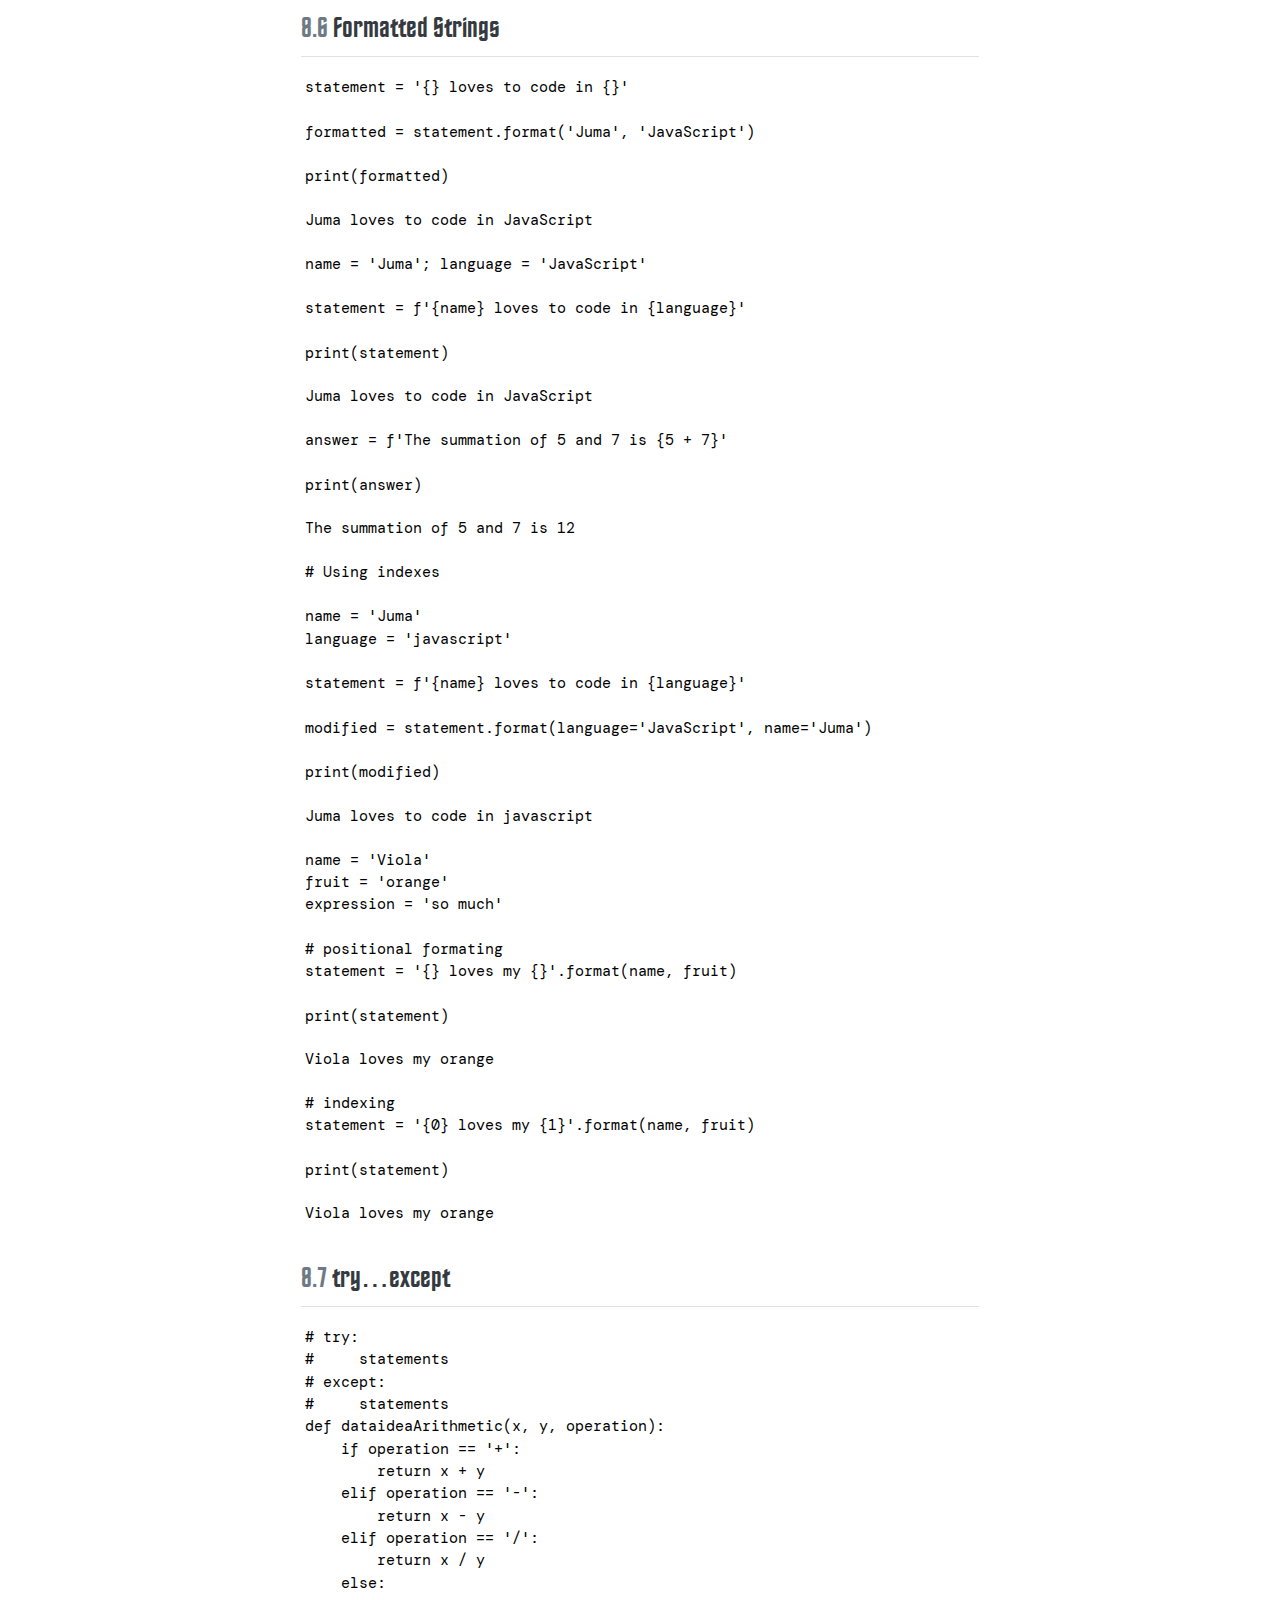
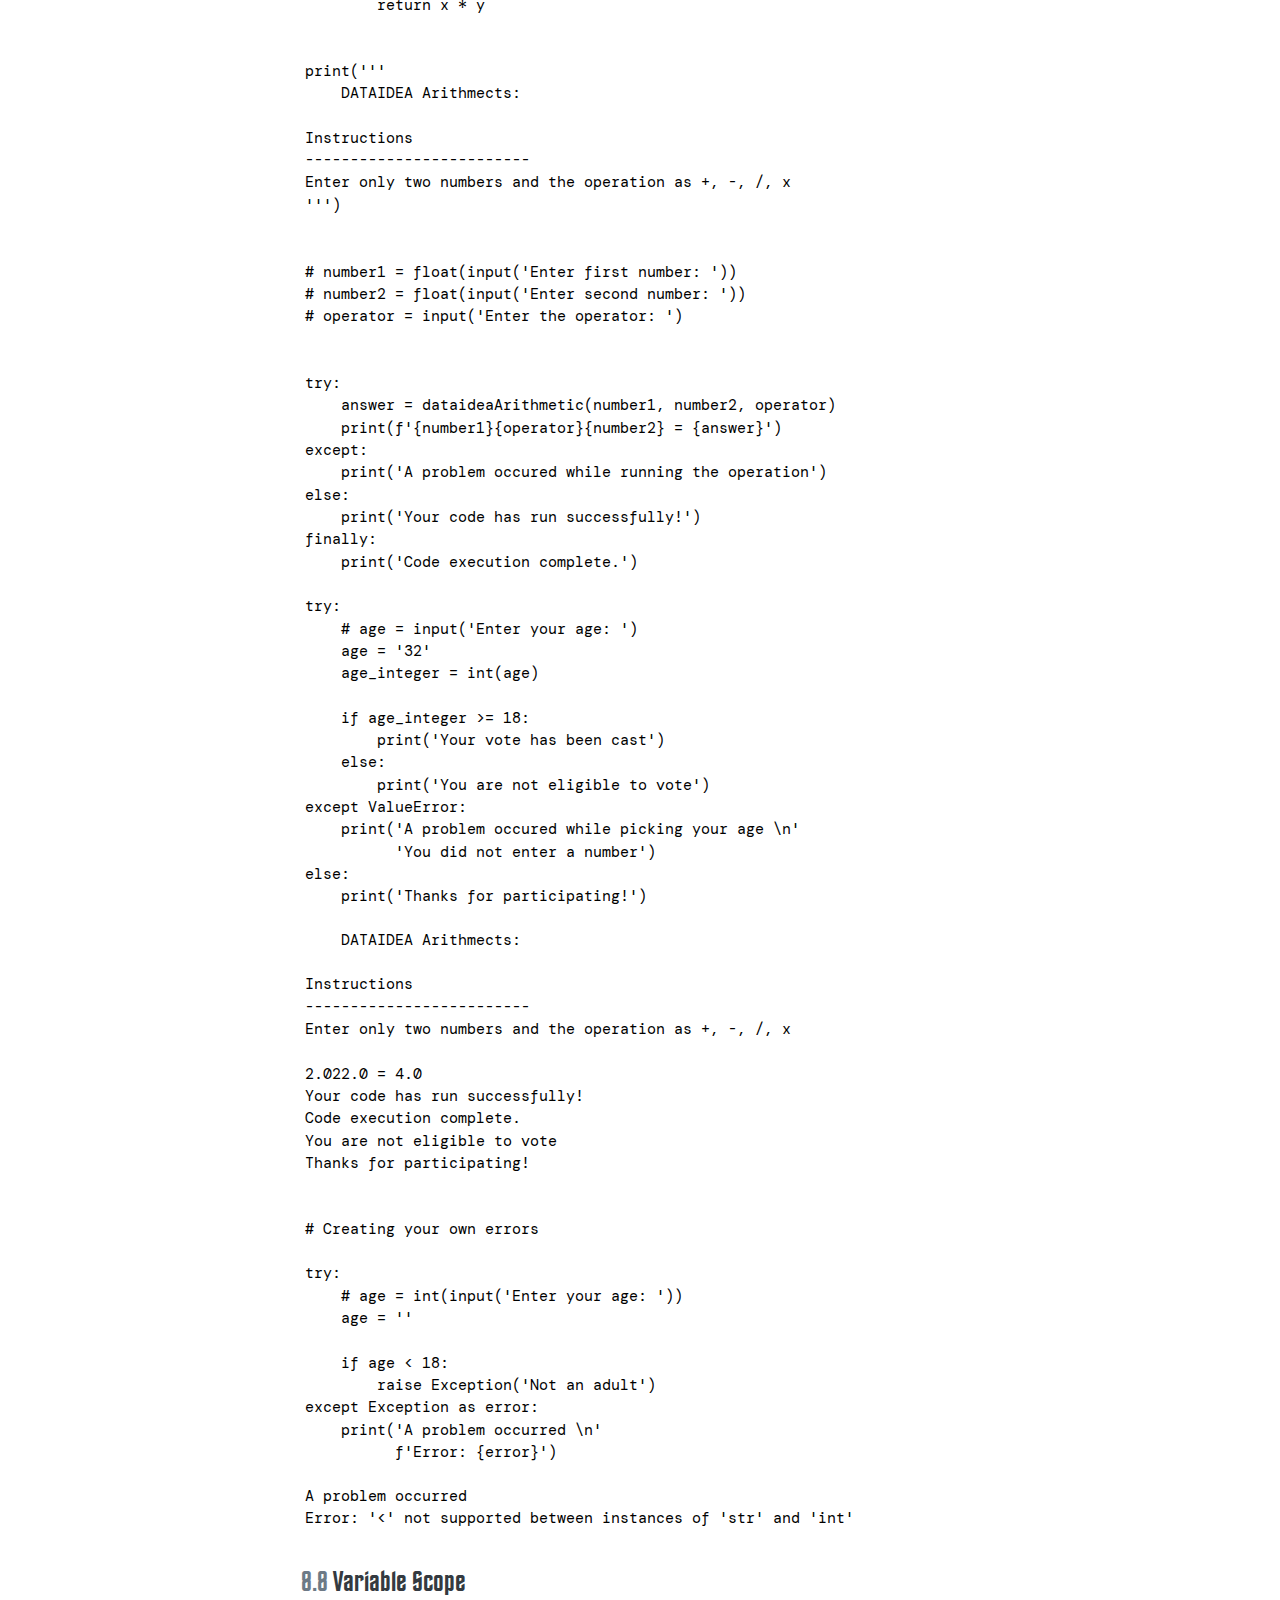
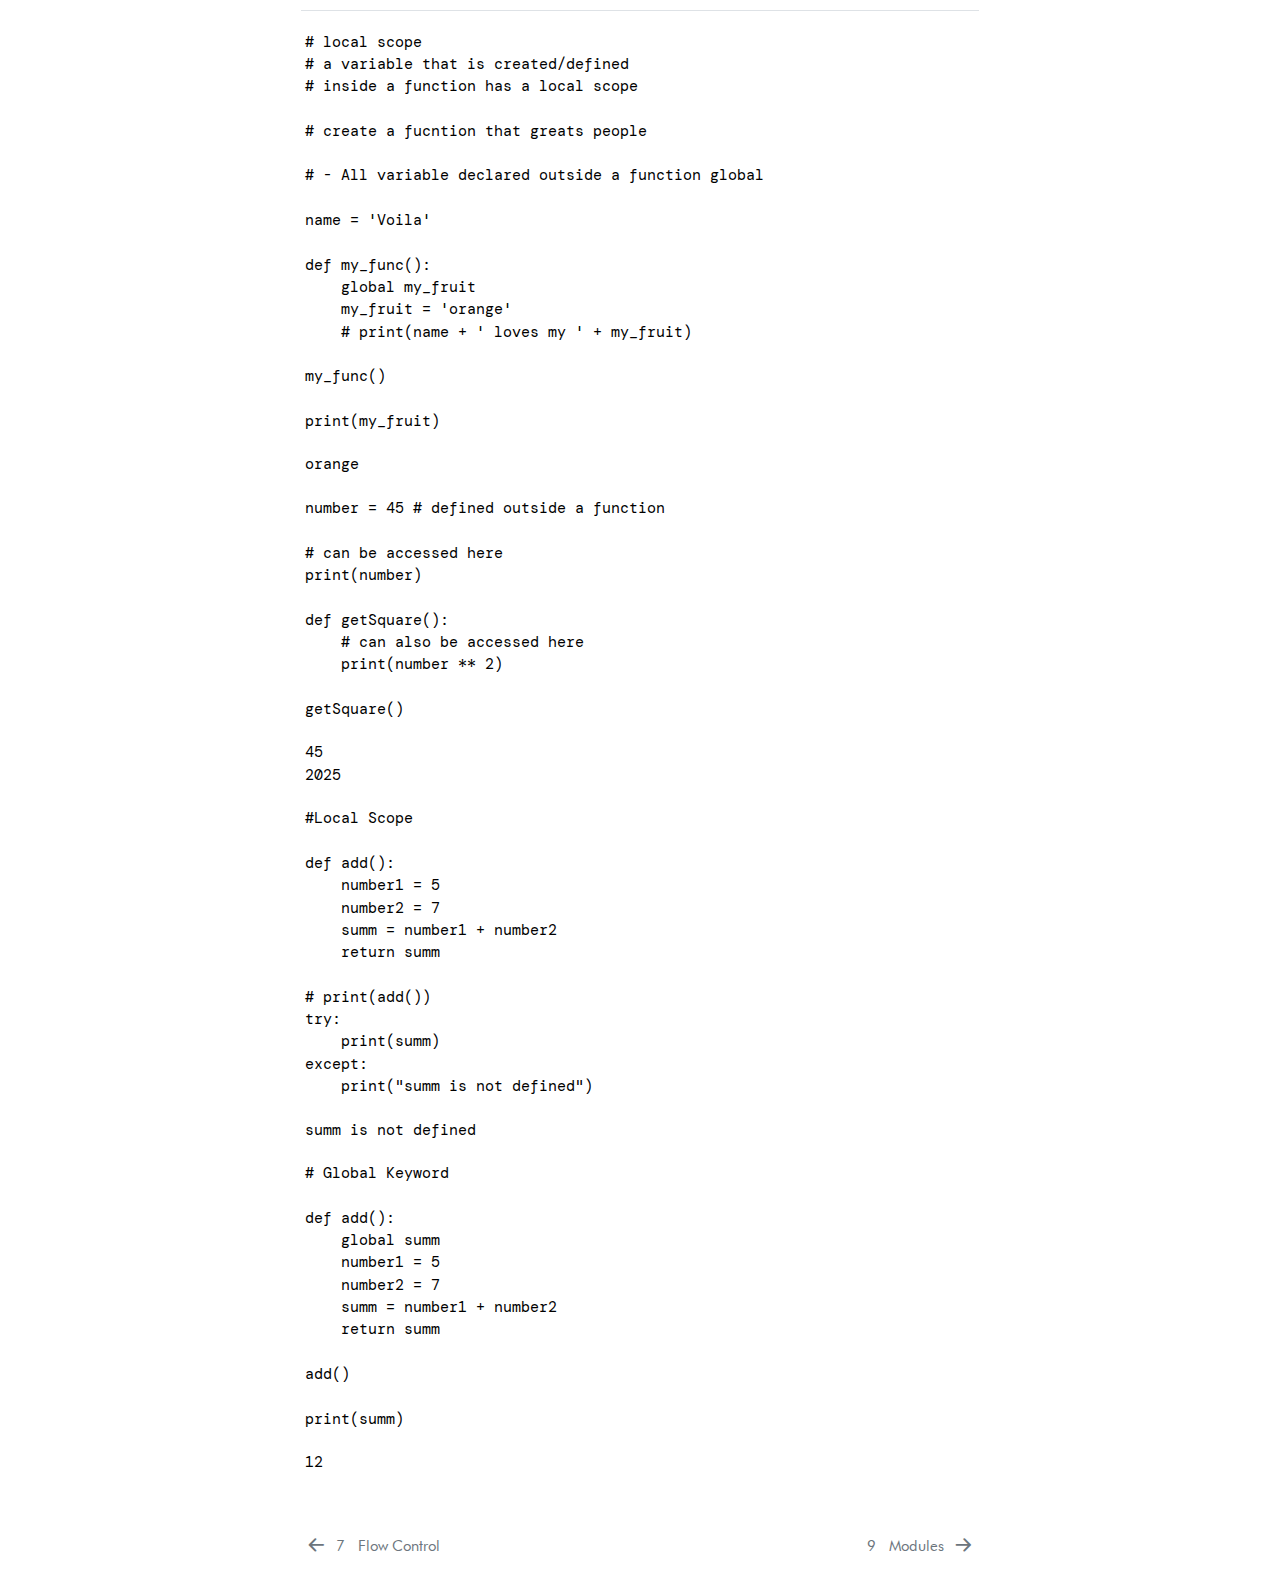
<file: 07_advanced.html>
<!DOCTYPE html>
<html xmlns="http://www.w3.org/1999/xhtml" lang="en" xml:lang="en"><head>

<meta charset="utf-8">
<meta name="generator" content="quarto-1.4.554">

<meta name="viewport" content="width=device-width, initial-scale=1.0, user-scalable=yes">


<title>Python 3 Beginner - 8&nbsp; Advanced</title>
<style>
code{white-space: pre-wrap;}
span.smallcaps{font-variant: small-caps;}
div.columns{display: flex; gap: min(4vw, 1.5em);}
div.column{flex: auto; overflow-x: auto;}
div.hanging-indent{margin-left: 1.5em; text-indent: -1.5em;}
ul.task-list{list-style: none;}
ul.task-list li input[type="checkbox"] {
  width: 0.8em;
  margin: 0 0.8em 0.2em -1em; /* quarto-specific, see https://github.com/quarto-dev/quarto-cli/issues/4556 */ 
  vertical-align: middle;
}
</style>


<script src="site_libs/quarto-nav/quarto-nav.js"></script>
<script src="site_libs/quarto-nav/headroom.min.js"></script>
<script src="site_libs/clipboard/clipboard.min.js"></script>
<script src="site_libs/quarto-search/autocomplete.umd.js"></script>
<script src="site_libs/quarto-search/fuse.min.js"></script>
<script src="site_libs/quarto-search/quarto-search.js"></script>
<meta name="quarto:offset" content="./">
<link href="./08_modules.html" rel="next">
<link href="./06_flow_control.html" rel="prev">
<script src="site_libs/quarto-html/quarto.js"></script>
<script src="site_libs/quarto-html/popper.min.js"></script>
<script src="site_libs/quarto-html/tippy.umd.min.js"></script>
<script src="site_libs/quarto-html/anchor.min.js"></script>
<link href="site_libs/quarto-html/tippy.css" rel="stylesheet">
<link href="site_libs/quarto-html/quarto-syntax-highlighting.css" rel="stylesheet" id="quarto-text-highlighting-styles">
<script src="site_libs/bootstrap/bootstrap.min.js"></script>
<link href="site_libs/bootstrap/bootstrap-icons.css" rel="stylesheet">
<link href="site_libs/bootstrap/bootstrap.min.css" rel="stylesheet" id="quarto-bootstrap" data-mode="light">
<script id="quarto-search-options" type="application/json">{
  "location": "sidebar",
  "copy-button": false,
  "collapse-after": 3,
  "panel-placement": "start",
  "type": "textbox",
  "limit": 50,
  "keyboard-shortcut": [
    "f",
    "/",
    "s"
  ],
  "show-item-context": false,
  "language": {
    "search-no-results-text": "No results",
    "search-matching-documents-text": "matching documents",
    "search-copy-link-title": "Copy link to search",
    "search-hide-matches-text": "Hide additional matches",
    "search-more-match-text": "more match in this document",
    "search-more-matches-text": "more matches in this document",
    "search-clear-button-title": "Clear",
    "search-text-placeholder": "",
    "search-detached-cancel-button-title": "Cancel",
    "search-submit-button-title": "Submit",
    "search-label": "Search"
  }
}</script>


<link rel="stylesheet" href="styles.css">
</head>

<body class="nav-sidebar floating">

<div id="quarto-search-results"></div>
  <header id="quarto-header" class="headroom fixed-top">
  <nav class="quarto-secondary-nav">
    <div class="container-fluid d-flex">
      <button type="button" class="quarto-btn-toggle btn" data-bs-toggle="collapse" data-bs-target=".quarto-sidebar-collapse-item" aria-controls="quarto-sidebar" aria-expanded="false" aria-label="Toggle sidebar navigation" onclick="if (window.quartoToggleHeadroom) { window.quartoToggleHeadroom(); }">
        <i class="bi bi-layout-text-sidebar-reverse"></i>
      </button>
        <nav class="quarto-page-breadcrumbs" aria-label="breadcrumb"><ol class="breadcrumb"><li class="breadcrumb-item"><a href="./07_advanced.html"><span class="chapter-number">8</span>&nbsp; <span class="chapter-title">Advanced</span></a></li></ol></nav>
        <a class="flex-grow-1" role="button" data-bs-toggle="collapse" data-bs-target=".quarto-sidebar-collapse-item" aria-controls="quarto-sidebar" aria-expanded="false" aria-label="Toggle sidebar navigation" onclick="if (window.quartoToggleHeadroom) { window.quartoToggleHeadroom(); }">      
        </a>
      <button type="button" class="btn quarto-search-button" aria-label="" onclick="window.quartoOpenSearch();">
        <i class="bi bi-search"></i>
      </button>
    </div>
  </nav>
</header>
<!-- content -->
<div id="quarto-content" class="quarto-container page-columns page-rows-contents page-layout-article">
<!-- sidebar -->
  <nav id="quarto-sidebar" class="sidebar collapse collapse-horizontal quarto-sidebar-collapse-item sidebar-navigation floating overflow-auto">
    <div class="pt-lg-2 mt-2 text-left sidebar-header">
    <div class="sidebar-title mb-0 py-0">
      <a href="./">Python 3 Beginner</a> 
    </div>
      </div>
        <div class="mt-2 flex-shrink-0 align-items-center">
        <div class="sidebar-search">
        <div id="quarto-search" class="" title="Search"></div>
        </div>
        </div>
    <div class="sidebar-menu-container"> 
    <ul class="list-unstyled mt-1">
        <li class="sidebar-item">
  <div class="sidebar-item-container"> 
  <a href="./index.html" class="sidebar-item-text sidebar-link">
 <span class="menu-text"><span class="chapter-number">1</span>&nbsp; <span class="chapter-title">Overview</span></span></a>
  </div>
</li>
        <li class="sidebar-item">
  <div class="sidebar-item-container"> 
  <a href="./01_basics.html" class="sidebar-item-text sidebar-link">
 <span class="menu-text"><span class="chapter-number">2</span>&nbsp; <span class="chapter-title">Installing Python</span></span></a>
  </div>
</li>
        <li class="sidebar-item">
  <div class="sidebar-item-container"> 
  <a href="./02_variables.html" class="sidebar-item-text sidebar-link">
 <span class="menu-text"><span class="chapter-number">3</span>&nbsp; <span class="chapter-title">Variables</span></span></a>
  </div>
</li>
        <li class="sidebar-item">
  <div class="sidebar-item-container"> 
  <a href="./03_numbers.html" class="sidebar-item-text sidebar-link">
 <span class="menu-text"><span class="chapter-number">4</span>&nbsp; <span class="chapter-title">Numbers</span></span></a>
  </div>
</li>
        <li class="sidebar-item">
  <div class="sidebar-item-container"> 
  <a href="./04_operators.html" class="sidebar-item-text sidebar-link">
 <span class="menu-text"><span class="chapter-number">5</span>&nbsp; <span class="chapter-title">Operators</span></span></a>
  </div>
</li>
        <li class="sidebar-item">
  <div class="sidebar-item-container"> 
  <a href="./05_containers.html" class="sidebar-item-text sidebar-link">
 <span class="menu-text"><span class="chapter-number">6</span>&nbsp; <span class="chapter-title">Containers</span></span></a>
  </div>
</li>
        <li class="sidebar-item">
  <div class="sidebar-item-container"> 
  <a href="./06_flow_control.html" class="sidebar-item-text sidebar-link">
 <span class="menu-text"><span class="chapter-number">7</span>&nbsp; <span class="chapter-title">Flow Control</span></span></a>
  </div>
</li>
        <li class="sidebar-item">
  <div class="sidebar-item-container"> 
  <a href="./07_advanced.html" class="sidebar-item-text sidebar-link active">
 <span class="menu-text"><span class="chapter-number">8</span>&nbsp; <span class="chapter-title">Advanced</span></span></a>
  </div>
</li>
        <li class="sidebar-item">
  <div class="sidebar-item-container"> 
  <a href="./08_modules.html" class="sidebar-item-text sidebar-link">
 <span class="menu-text"><span class="chapter-number">9</span>&nbsp; <span class="chapter-title">Modules</span></span></a>
  </div>
</li>
        <li class="sidebar-item">
  <div class="sidebar-item-container"> 
  <a href="./09_file_handling.html" class="sidebar-item-text sidebar-link">
 <span class="menu-text"><span class="chapter-number">10</span>&nbsp; <span class="chapter-title">Python File Handling</span></span></a>
  </div>
</li>
        <li class="sidebar-item">
  <div class="sidebar-item-container"> 
  <a href="./references.html" class="sidebar-item-text sidebar-link">
 <span class="menu-text">References</span></a>
  </div>
</li>
    </ul>
    </div>
</nav>
<div id="quarto-sidebar-glass" class="quarto-sidebar-collapse-item" data-bs-toggle="collapse" data-bs-target=".quarto-sidebar-collapse-item"></div>
<!-- margin-sidebar -->
    <div id="quarto-margin-sidebar" class="sidebar margin-sidebar">
        <nav id="TOC" role="doc-toc" class="toc-active">
    <h2 id="toc-title">Table of contents</h2>
   
  <ul>
  <li><a href="#classes-and-objects" id="toc-classes-and-objects" class="nav-link active" data-scroll-target="#classes-and-objects"><span class="header-section-number">8.1</span> Classes and Objects</a>
  <ul class="collapse">
  <li><a href="#creating-a-class" id="toc-creating-a-class" class="nav-link" data-scroll-target="#creating-a-class"><span class="header-section-number">8.1.1</span> Creating a Class</a></li>
  </ul></li>
  <li><a href="#class-attributes" id="toc-class-attributes" class="nav-link" data-scroll-target="#class-attributes"><span class="header-section-number">8.2</span> Class Attributes</a></li>
  <li><a href="#methods" id="toc-methods" class="nav-link" data-scroll-target="#methods"><span class="header-section-number">8.3</span> Methods</a></li>
  <li><a href="#python-inheritance" id="toc-python-inheritance" class="nav-link" data-scroll-target="#python-inheritance"><span class="header-section-number">8.4</span> Python Inheritance</a>
  <ul class="collapse">
  <li><a href="#example" id="toc-example" class="nav-link" data-scroll-target="#example"><span class="header-section-number">8.4.1</span> Example</a></li>
  <li><a href="#parent-and-child-class" id="toc-parent-and-child-class" class="nav-link" data-scroll-target="#parent-and-child-class"><span class="header-section-number">8.4.2</span> Parent and Child Class</a></li>
  </ul></li>
  <li><a href="#more-class-and-inheritance-examples" id="toc-more-class-and-inheritance-examples" class="nav-link" data-scroll-target="#more-class-and-inheritance-examples"><span class="header-section-number">8.5</span> More Class and Inheritance Examples</a>
  <ul class="collapse">
  <li><a href="#animal" id="toc-animal" class="nav-link" data-scroll-target="#animal"><span class="header-section-number">8.5.1</span> Animal</a></li>
  <li><a href="#library" id="toc-library" class="nav-link" data-scroll-target="#library"><span class="header-section-number">8.5.2</span> Library</a></li>
  </ul></li>
  <li><a href="#formatted-strings" id="toc-formatted-strings" class="nav-link" data-scroll-target="#formatted-strings"><span class="header-section-number">8.6</span> Formatted Strings</a></li>
  <li><a href="#tryexcept" id="toc-tryexcept" class="nav-link" data-scroll-target="#tryexcept"><span class="header-section-number">8.7</span> try…except</a></li>
  <li><a href="#variable-scope" id="toc-variable-scope" class="nav-link" data-scroll-target="#variable-scope"><span class="header-section-number">8.8</span> Variable Scope</a></li>
  </ul>
</nav>
    </div>
<!-- main -->
<main class="content" id="quarto-document-content">

<header id="title-block-header" class="quarto-title-block default">
<div class="quarto-title">
<h1 class="title"><span class="chapter-number">8</span>&nbsp; <span class="chapter-title">Advanced</span></h1>
</div>



<div class="quarto-title-meta">

    
  
    
  </div>
  


</header>


<section id="classes-and-objects" class="level2" data-number="8.1">
<h2 data-number="8.1" class="anchored" data-anchor-id="classes-and-objects"><span class="header-section-number">8.1</span> Classes and Objects</h2>
<p>In Python, everything is an object.A class helps us create objects.</p>
<section id="creating-a-class" class="level3" data-number="8.1.1">
<h3 data-number="8.1.1" class="anchored" data-anchor-id="creating-a-class"><span class="header-section-number">8.1.1</span> Creating a Class</h3>
<p>Use the <code>class</code> keyword to create a class</p>
<pre><code>class Person:
    first_name = "Betty"
    last_name = "Kawala"
    age = 30

## Instantiating a class
# Now we can ceate an object from the class by instantiating it.
# To instantiate a class, add round brackets to the class name.

person_obj1 = Person()

type(person_obj1)</code></pre>
<pre><code>__main__.Person</code></pre>
<pre><code># print attributes
print(person_obj1.first_name)
print(person_obj1.last_name)
print(person_obj1.age)</code></pre>
<pre><code>Betty
Kawala
30</code></pre>
</section>
</section>
<section id="class-attributes" class="level2" data-number="8.2">
<h2 data-number="8.2" class="anchored" data-anchor-id="class-attributes"><span class="header-section-number">8.2</span> Class Attributes</h2>
<p>A class can have attributes. Forexample the Person Class can have attributes like the <code>name</code>, <code>height</code> and <code>feet</code></p>
<pre><code>class Person:
    def __init__(self, name, height, feet):
        self.name = name
        self.height = height
        self.feet = feet</code></pre>
<pre><code>person_obj1 = Person(name='Betty Kawala', height=1.57, feet=4)

print('Name:', person_obj1.name)
print('Height:', person_obj1.height)
print('Feet:', person_obj1.feet)</code></pre>
<pre><code>Name: Betty Kawala
Height: 1.57
Feet: 4</code></pre>
</section>
<section id="methods" class="level2" data-number="8.3">
<h2 data-number="8.3" class="anchored" data-anchor-id="methods"><span class="header-section-number">8.3</span> Methods</h2>
<p>Methods are functions that can access the class attributes. These methods should be defined (created) inside the class</p>
<pre><code>class Person:
    def __init__(self, name, height, feet):
        self.name = name
        self.height = height
        self.feet = feet
        
    def jump(self):
        return "I'm jumping " + str(self.feet) + " Feet"</code></pre>
<pre><code>person_obj1 = Person(name='Juma', height=1.59, feet=5)

print(person_obj1.jump())</code></pre>
<pre><code>I'm jumping 5 Feet</code></pre>
<p>As you may notice, we used self parameter to access the <code>feet</code> attribute.</p>
</section>
<section id="python-inheritance" class="level2" data-number="8.4">
<h2 data-number="8.4" class="anchored" data-anchor-id="python-inheritance"><span class="header-section-number">8.4</span> Python Inheritance</h2>
<p>Inheritance is a feature that allows us to create a class that inherits the attributes or properties and methods of another class</p>
<section id="example" class="level3" data-number="8.4.1">
<h3 data-number="8.4.1" class="anchored" data-anchor-id="example"><span class="header-section-number">8.4.1</span> Example</h3>
<p>The <code>Animal</code> class below can be used to tell that an animal can eat</p>
<pre><code>class Animal:
    def __init__(self, name, age):
        self.name = name
        self.age = age

    def eat(self):
        print(f"{self.name} is eating.")</code></pre>
<p>Let’s say we need to create another class called Dog.</p>
<p>Since a dog is also an animal, it’s more efficient to have access to all the properties and methods of the <code>Animal</code> class than to create another</p>
<p>This example creates a class named <code>Dog</code> and inherits from the <code>Animal</code> class</p>
<pre><code>class Dog(Animal):
    def __init__(self, name, age, color):
        super().__init__(name, age)
        self.color = color

    def sound(self):
        print(self.name, "barks")</code></pre>
<p>Now we can use the properties and methods of both the <code>Animal</code> and the <code>Dog</code> classes using just one instance</p>
<pre><code>dog1 = Dog(name='Brian', age=8, color='White')
dog1.eat()
dog1.sound()</code></pre>
<pre><code>Brian is eating.
Brian barks</code></pre>
<p>The <code>super()</code> and <code>__init__</code> functions found in the <code>Dog</code> class allow us to inherit the properties and methods of the <code>Animal</code> class.</p>
</section>
<section id="parent-and-child-class" class="level3" data-number="8.4.2">
<h3 data-number="8.4.2" class="anchored" data-anchor-id="parent-and-child-class"><span class="header-section-number">8.4.2</span> Parent and Child Class</h3>
<p>The parent class is the class from whick the other class inherits from.</p>
<p>The child class is the the class that inherits from another class</p>
<p>In our example above, the <code>Animal</code> is the parent class while the <code>Dog</code> class is the child class</p>
</section>
</section>
<section id="more-class-and-inheritance-examples" class="level2" data-number="8.5">
<h2 data-number="8.5" class="anchored" data-anchor-id="more-class-and-inheritance-examples"><span class="header-section-number">8.5</span> More Class and Inheritance Examples</h2>
<section id="animal" class="level3" data-number="8.5.1">
<h3 data-number="8.5.1" class="anchored" data-anchor-id="animal"><span class="header-section-number">8.5.1</span> Animal</h3>
<pre><code>class Animal:
    def __init__(self, name, sound):
        self.name = name 
        self.sound = sound

    def speak(self):
        print(self.name + ' is ' + self.sound + 'ing')

class Dog(Animal):
    def __init__(self, name, sound):
        super().__init__(name, sound)

    def walk(self):
        print( self.name + ' is ' + 'walking...')
        # return
    

class Snake(Animal):
    def __init__(self, name, sound):
        super().__init__(name, sound)

    def crawl(self):
        print(self.name + ' is ' + 'crawling..')

snake1 = Snake(name='Sensei', sound='Hiss')

snake1.speak()    </code></pre>
<pre><code>Sensei is Hissing</code></pre>
</section>
<section id="library" class="level3" data-number="8.5.2">
<h3 data-number="8.5.2" class="anchored" data-anchor-id="library"><span class="header-section-number">8.5.2</span> Library</h3>
<pre><code>class Library:
    def __init__(self, name):
        self.name = name
        self.books = []    # list of books
        self.lent_books = [] # list of lent books

    # add book to the library
    def addBook(self, book):
        self.books.append(book) 

    # add many books to the library
    def addManyBooks(self, books):
        self.books.extend(books)

    # display books in the library
    def displayBooks(self):
        for book in self.books:
            print(book)

    # lend book to a person
    def lendBook(self, title, person):
        for book in self.books:
            if book.title == title:
                if book.title not in self.lent_books:
                    person.borrowed_books.append(book)
                    self.lent_books.append(book.title)
                    return
                else:
                    print(title + ' is not availabe')
                    return
        print('There no such book in the library') 

    def __str__(self):
        return str(self.name)</code></pre>
<pre><code>class Book:
    def __init__(self, title, author):
        self.title = title 
        self.author = author
        self.available = True

    def __str__(self):
        return str(self.title)</code></pre>
<pre><code>class Person:
    def __init__(self, name):
        self.name = name
        self.borrowed_books = [] # list of borrowed books

    # display all borrowed books
    def displayBooks(self):
        for book in self.borrowed_books:
            print(book)

    def __str__(self):
        return str(self.name)</code></pre>
<pre><code># create our library
stat_library = Library(name='Stat-Lib')</code></pre>
<pre><code># create our people
viola = Person(name='Viola')
shafara = Person(name='Shafara')
betty = Person(name='Betty')</code></pre>
<pre><code>
# create our books
our_books = [
    Book(title='Song of Lawino', author="Okot p'Bitek"),
    Book(title='Da Vinci Code', author='Dan Brown'),
    Book(title='Harry Potter', author='JK Rowling')
] 

# add books to the library
stat_library.addManyBooks(books=our_books)</code></pre>
<pre><code># display available books in the library
stat_library.displayBooks()</code></pre>
<pre><code>Song of Lawino
Da Vinci Code
Harry Potter</code></pre>
<pre><code># lend out book 
stat_library.lendBook(title='Harry Potter', person=betty)</code></pre>
<pre><code># lend out book
stat_library.lendBook(title='Song of Lawino', person=betty)</code></pre>
<pre><code># display books borrowed by Betty
betty.displayBooks()</code></pre>
<pre><code>Harry Potter
Song of Lawino</code></pre>
<pre><code># display all lent out books
stat_library.lent_books</code></pre>
<pre><code>['Harry Potter', 'Song of Lawino']</code></pre>
<pre><code># try lending out an already lent book
stat_library.lendBook(title='Song of Lawino', person=viola)</code></pre>
<pre><code>Song of Lawino is not availabe</code></pre>
<pre><code># lend out book
stat_library.lendBook(title='Da Vinci Code', person=viola)</code></pre>
<pre><code># try lending out non existent book
stat_library.lendBook(title='Angels and Demons', person=shafara)</code></pre>
<pre><code>There no such book in the library</code></pre>
</section>
</section>
<section id="formatted-strings" class="level2" data-number="8.6">
<h2 data-number="8.6" class="anchored" data-anchor-id="formatted-strings"><span class="header-section-number">8.6</span> Formatted Strings</h2>
<pre><code>statement = '{} loves to code in {}'

formatted = statement.format('Juma', 'JavaScript')

print(formatted)</code></pre>
<pre><code>Juma loves to code in JavaScript</code></pre>
<pre><code>name = 'Juma'; language = 'JavaScript'

statement = f'{name} loves to code in {language}'

print(statement)</code></pre>
<pre><code>Juma loves to code in JavaScript</code></pre>
<pre><code>answer = f'The summation of 5 and 7 is {5 + 7}'

print(answer)</code></pre>
<pre><code>The summation of 5 and 7 is 12</code></pre>
<pre><code># Using indexes

name = 'Juma'
language = 'javascript'

statement = f'{name} loves to code in {language}'

modified = statement.format(language='JavaScript', name='Juma')

print(modified)</code></pre>
<pre><code>Juma loves to code in javascript</code></pre>
<pre><code>name = 'Viola'
fruit = 'orange'
expression = 'so much'

# positional formating
statement = '{} loves my {}'.format(name, fruit)

print(statement)</code></pre>
<pre><code>Viola loves my orange</code></pre>
<pre><code># indexing
statement = '{0} loves my {1}'.format(name, fruit)

print(statement)</code></pre>
<pre><code>Viola loves my orange</code></pre>
</section>
<section id="tryexcept" class="level2" data-number="8.7">
<h2 data-number="8.7" class="anchored" data-anchor-id="tryexcept"><span class="header-section-number">8.7</span> try…except</h2>
<pre><code># try:
#     statements
# except:
#     statements
def dataideaArithmetic(x, y, operation):
    if operation == '+':
        return x + y
    elif operation == '-':
        return x - y
    elif operation == '/':
        return x / y 
    else:
        return x * y</code></pre>
<pre><code>
print('''
    DATAIDEA Arithmects:
      
Instructions
-------------------------
Enter only two numbers and the operation as +, -, /, x
''')


# number1 = float(input('Enter first number: '))
# number2 = float(input('Enter second number: '))
# operator = input('Enter the operator: ')


try:
    answer = dataideaArithmetic(number1, number2, operator)
    print(f'{number1}{operator}{number2} = {answer}')
except:
    print('A problem occured while running the operation')
else:
    print('Your code has run successfully!')
finally:
    print('Code execution complete.')

try:
    # age = input('Enter your age: ')
    age = '32'
    age_integer = int(age)

    if age_integer &gt;= 18:
        print('Your vote has been cast')
    else:
        print('You are not eligible to vote')
except ValueError:
    print('A problem occured while picking your age \n'
          'You did not enter a number')
else:
    print('Thanks for participating!')
</code></pre>
<pre><code>    DATAIDEA Arithmects:
      
Instructions
-------------------------
Enter only two numbers and the operation as +, -, /, x

2.022.0 = 4.0
Your code has run successfully!
Code execution complete.
You are not eligible to vote
Thanks for participating!</code></pre>
<pre><code>
# Creating your own errors

try: 
    # age = int(input('Enter your age: '))
    age = ''

    if age &lt; 18:
        raise Exception('Not an adult')
except Exception as error:
    print('A problem occurred \n'
          f'Error: {error}')</code></pre>
<pre><code>A problem occurred 
Error: '&lt;' not supported between instances of 'str' and 'int'</code></pre>
</section>
<section id="variable-scope" class="level2" data-number="8.8">
<h2 data-number="8.8" class="anchored" data-anchor-id="variable-scope"><span class="header-section-number">8.8</span> Variable Scope</h2>
<pre><code># local scope
# a variable that is created/defined 
# inside a function has a local scope

# create a fucntion that greats people

# - All variable declared outside a function global

name = 'Voila'

def my_func():
    global my_fruit
    my_fruit = 'orange'
    # print(name + ' loves my ' + my_fruit)

my_func()

print(my_fruit)</code></pre>
<pre><code>orange</code></pre>
<pre><code>number = 45 # defined outside a function

# can be accessed here
print(number)

def getSquare():
    # can also be accessed here
    print(number ** 2)

getSquare()</code></pre>
<pre><code>45
2025</code></pre>
<pre><code>#Local Scope

def add():
    number1 = 5
    number2 = 7
    summ = number1 + number2
    return summ

# print(add())
try: 
    print(summ)
except:
    print("summ is not defined")</code></pre>
<pre><code>summ is not defined</code></pre>
<pre><code># Global Keyword

def add():
    global summ
    number1 = 5
    number2 = 7
    summ = number1 + number2
    return summ

add()

print(summ)</code></pre>
<pre><code>12</code></pre>


</section>

</main> <!-- /main -->
<script id="quarto-html-after-body" type="application/javascript">
window.document.addEventListener("DOMContentLoaded", function (event) {
  const toggleBodyColorMode = (bsSheetEl) => {
    const mode = bsSheetEl.getAttribute("data-mode");
    const bodyEl = window.document.querySelector("body");
    if (mode === "dark") {
      bodyEl.classList.add("quarto-dark");
      bodyEl.classList.remove("quarto-light");
    } else {
      bodyEl.classList.add("quarto-light");
      bodyEl.classList.remove("quarto-dark");
    }
  }
  const toggleBodyColorPrimary = () => {
    const bsSheetEl = window.document.querySelector("link#quarto-bootstrap");
    if (bsSheetEl) {
      toggleBodyColorMode(bsSheetEl);
    }
  }
  toggleBodyColorPrimary();  
  const icon = "";
  const anchorJS = new window.AnchorJS();
  anchorJS.options = {
    placement: 'right',
    icon: icon
  };
  anchorJS.add('.anchored');
  const isCodeAnnotation = (el) => {
    for (const clz of el.classList) {
      if (clz.startsWith('code-annotation-')) {                     
        return true;
      }
    }
    return false;
  }
  const clipboard = new window.ClipboardJS('.code-copy-button', {
    text: function(trigger) {
      const codeEl = trigger.previousElementSibling.cloneNode(true);
      for (const childEl of codeEl.children) {
        if (isCodeAnnotation(childEl)) {
          childEl.remove();
        }
      }
      return codeEl.innerText;
    }
  });
  clipboard.on('success', function(e) {
    // button target
    const button = e.trigger;
    // don't keep focus
    button.blur();
    // flash "checked"
    button.classList.add('code-copy-button-checked');
    var currentTitle = button.getAttribute("title");
    button.setAttribute("title", "Copied!");
    let tooltip;
    if (window.bootstrap) {
      button.setAttribute("data-bs-toggle", "tooltip");
      button.setAttribute("data-bs-placement", "left");
      button.setAttribute("data-bs-title", "Copied!");
      tooltip = new bootstrap.Tooltip(button, 
        { trigger: "manual", 
          customClass: "code-copy-button-tooltip",
          offset: [0, -8]});
      tooltip.show();    
    }
    setTimeout(function() {
      if (tooltip) {
        tooltip.hide();
        button.removeAttribute("data-bs-title");
        button.removeAttribute("data-bs-toggle");
        button.removeAttribute("data-bs-placement");
      }
      button.setAttribute("title", currentTitle);
      button.classList.remove('code-copy-button-checked');
    }, 1000);
    // clear code selection
    e.clearSelection();
  });
    var localhostRegex = new RegExp(/^(?:http|https):\/\/localhost\:?[0-9]*\//);
    var mailtoRegex = new RegExp(/^mailto:/);
      var filterRegex = new RegExp('/' + window.location.host + '/');
    var isInternal = (href) => {
        return filterRegex.test(href) || localhostRegex.test(href) || mailtoRegex.test(href);
    }
    // Inspect non-navigation links and adorn them if external
 	var links = window.document.querySelectorAll('a[href]:not(.nav-link):not(.navbar-brand):not(.toc-action):not(.sidebar-link):not(.sidebar-item-toggle):not(.pagination-link):not(.no-external):not([aria-hidden]):not(.dropdown-item):not(.quarto-navigation-tool)');
    for (var i=0; i<links.length; i++) {
      const link = links[i];
      if (!isInternal(link.href)) {
        // undo the damage that might have been done by quarto-nav.js in the case of
        // links that we want to consider external
        if (link.dataset.originalHref !== undefined) {
          link.href = link.dataset.originalHref;
        }
      }
    }
  function tippyHover(el, contentFn, onTriggerFn, onUntriggerFn) {
    const config = {
      allowHTML: true,
      maxWidth: 500,
      delay: 100,
      arrow: false,
      appendTo: function(el) {
          return el.parentElement;
      },
      interactive: true,
      interactiveBorder: 10,
      theme: 'quarto',
      placement: 'bottom-start',
    };
    if (contentFn) {
      config.content = contentFn;
    }
    if (onTriggerFn) {
      config.onTrigger = onTriggerFn;
    }
    if (onUntriggerFn) {
      config.onUntrigger = onUntriggerFn;
    }
    window.tippy(el, config); 
  }
  const noterefs = window.document.querySelectorAll('a[role="doc-noteref"]');
  for (var i=0; i<noterefs.length; i++) {
    const ref = noterefs[i];
    tippyHover(ref, function() {
      // use id or data attribute instead here
      let href = ref.getAttribute('data-footnote-href') || ref.getAttribute('href');
      try { href = new URL(href).hash; } catch {}
      const id = href.replace(/^#\/?/, "");
      const note = window.document.getElementById(id);
      if (note) {
        return note.innerHTML;
      } else {
        return "";
      }
    });
  }
  const xrefs = window.document.querySelectorAll('a.quarto-xref');
  const processXRef = (id, note) => {
    // Strip column container classes
    const stripColumnClz = (el) => {
      el.classList.remove("page-full", "page-columns");
      if (el.children) {
        for (const child of el.children) {
          stripColumnClz(child);
        }
      }
    }
    stripColumnClz(note)
    if (id === null || id.startsWith('sec-')) {
      // Special case sections, only their first couple elements
      const container = document.createElement("div");
      if (note.children && note.children.length > 2) {
        container.appendChild(note.children[0].cloneNode(true));
        for (let i = 1; i < note.children.length; i++) {
          const child = note.children[i];
          if (child.tagName === "P" && child.innerText === "") {
            continue;
          } else {
            container.appendChild(child.cloneNode(true));
            break;
          }
        }
        if (window.Quarto?.typesetMath) {
          window.Quarto.typesetMath(container);
        }
        return container.innerHTML
      } else {
        if (window.Quarto?.typesetMath) {
          window.Quarto.typesetMath(note);
        }
        return note.innerHTML;
      }
    } else {
      // Remove any anchor links if they are present
      const anchorLink = note.querySelector('a.anchorjs-link');
      if (anchorLink) {
        anchorLink.remove();
      }
      if (window.Quarto?.typesetMath) {
        window.Quarto.typesetMath(note);
      }
      // TODO in 1.5, we should make sure this works without a callout special case
      if (note.classList.contains("callout")) {
        return note.outerHTML;
      } else {
        return note.innerHTML;
      }
    }
  }
  for (var i=0; i<xrefs.length; i++) {
    const xref = xrefs[i];
    tippyHover(xref, undefined, function(instance) {
      instance.disable();
      let url = xref.getAttribute('href');
      let hash = undefined; 
      if (url.startsWith('#')) {
        hash = url;
      } else {
        try { hash = new URL(url).hash; } catch {}
      }
      if (hash) {
        const id = hash.replace(/^#\/?/, "");
        const note = window.document.getElementById(id);
        if (note !== null) {
          try {
            const html = processXRef(id, note.cloneNode(true));
            instance.setContent(html);
          } finally {
            instance.enable();
            instance.show();
          }
        } else {
          // See if we can fetch this
          fetch(url.split('#')[0])
          .then(res => res.text())
          .then(html => {
            const parser = new DOMParser();
            const htmlDoc = parser.parseFromString(html, "text/html");
            const note = htmlDoc.getElementById(id);
            if (note !== null) {
              const html = processXRef(id, note);
              instance.setContent(html);
            } 
          }).finally(() => {
            instance.enable();
            instance.show();
          });
        }
      } else {
        // See if we can fetch a full url (with no hash to target)
        // This is a special case and we should probably do some content thinning / targeting
        fetch(url)
        .then(res => res.text())
        .then(html => {
          const parser = new DOMParser();
          const htmlDoc = parser.parseFromString(html, "text/html");
          const note = htmlDoc.querySelector('main.content');
          if (note !== null) {
            // This should only happen for chapter cross references
            // (since there is no id in the URL)
            // remove the first header
            if (note.children.length > 0 && note.children[0].tagName === "HEADER") {
              note.children[0].remove();
            }
            const html = processXRef(null, note);
            instance.setContent(html);
          } 
        }).finally(() => {
          instance.enable();
          instance.show();
        });
      }
    }, function(instance) {
    });
  }
      let selectedAnnoteEl;
      const selectorForAnnotation = ( cell, annotation) => {
        let cellAttr = 'data-code-cell="' + cell + '"';
        let lineAttr = 'data-code-annotation="' +  annotation + '"';
        const selector = 'span[' + cellAttr + '][' + lineAttr + ']';
        return selector;
      }
      const selectCodeLines = (annoteEl) => {
        const doc = window.document;
        const targetCell = annoteEl.getAttribute("data-target-cell");
        const targetAnnotation = annoteEl.getAttribute("data-target-annotation");
        const annoteSpan = window.document.querySelector(selectorForAnnotation(targetCell, targetAnnotation));
        const lines = annoteSpan.getAttribute("data-code-lines").split(",");
        const lineIds = lines.map((line) => {
          return targetCell + "-" + line;
        })
        let top = null;
        let height = null;
        let parent = null;
        if (lineIds.length > 0) {
            //compute the position of the single el (top and bottom and make a div)
            const el = window.document.getElementById(lineIds[0]);
            top = el.offsetTop;
            height = el.offsetHeight;
            parent = el.parentElement.parentElement;
          if (lineIds.length > 1) {
            const lastEl = window.document.getElementById(lineIds[lineIds.length - 1]);
            const bottom = lastEl.offsetTop + lastEl.offsetHeight;
            height = bottom - top;
          }
          if (top !== null && height !== null && parent !== null) {
            // cook up a div (if necessary) and position it 
            let div = window.document.getElementById("code-annotation-line-highlight");
            if (div === null) {
              div = window.document.createElement("div");
              div.setAttribute("id", "code-annotation-line-highlight");
              div.style.position = 'absolute';
              parent.appendChild(div);
            }
            div.style.top = top - 2 + "px";
            div.style.height = height + 4 + "px";
            div.style.left = 0;
            let gutterDiv = window.document.getElementById("code-annotation-line-highlight-gutter");
            if (gutterDiv === null) {
              gutterDiv = window.document.createElement("div");
              gutterDiv.setAttribute("id", "code-annotation-line-highlight-gutter");
              gutterDiv.style.position = 'absolute';
              const codeCell = window.document.getElementById(targetCell);
              const gutter = codeCell.querySelector('.code-annotation-gutter');
              gutter.appendChild(gutterDiv);
            }
            gutterDiv.style.top = top - 2 + "px";
            gutterDiv.style.height = height + 4 + "px";
          }
          selectedAnnoteEl = annoteEl;
        }
      };
      const unselectCodeLines = () => {
        const elementsIds = ["code-annotation-line-highlight", "code-annotation-line-highlight-gutter"];
        elementsIds.forEach((elId) => {
          const div = window.document.getElementById(elId);
          if (div) {
            div.remove();
          }
        });
        selectedAnnoteEl = undefined;
      };
        // Handle positioning of the toggle
    window.addEventListener(
      "resize",
      throttle(() => {
        elRect = undefined;
        if (selectedAnnoteEl) {
          selectCodeLines(selectedAnnoteEl);
        }
      }, 10)
    );
    function throttle(fn, ms) {
    let throttle = false;
    let timer;
      return (...args) => {
        if(!throttle) { // first call gets through
            fn.apply(this, args);
            throttle = true;
        } else { // all the others get throttled
            if(timer) clearTimeout(timer); // cancel #2
            timer = setTimeout(() => {
              fn.apply(this, args);
              timer = throttle = false;
            }, ms);
        }
      };
    }
      // Attach click handler to the DT
      const annoteDls = window.document.querySelectorAll('dt[data-target-cell]');
      for (const annoteDlNode of annoteDls) {
        annoteDlNode.addEventListener('click', (event) => {
          const clickedEl = event.target;
          if (clickedEl !== selectedAnnoteEl) {
            unselectCodeLines();
            const activeEl = window.document.querySelector('dt[data-target-cell].code-annotation-active');
            if (activeEl) {
              activeEl.classList.remove('code-annotation-active');
            }
            selectCodeLines(clickedEl);
            clickedEl.classList.add('code-annotation-active');
          } else {
            // Unselect the line
            unselectCodeLines();
            clickedEl.classList.remove('code-annotation-active');
          }
        });
      }
  const findCites = (el) => {
    const parentEl = el.parentElement;
    if (parentEl) {
      const cites = parentEl.dataset.cites;
      if (cites) {
        return {
          el,
          cites: cites.split(' ')
        };
      } else {
        return findCites(el.parentElement)
      }
    } else {
      return undefined;
    }
  };
  var bibliorefs = window.document.querySelectorAll('a[role="doc-biblioref"]');
  for (var i=0; i<bibliorefs.length; i++) {
    const ref = bibliorefs[i];
    const citeInfo = findCites(ref);
    if (citeInfo) {
      tippyHover(citeInfo.el, function() {
        var popup = window.document.createElement('div');
        citeInfo.cites.forEach(function(cite) {
          var citeDiv = window.document.createElement('div');
          citeDiv.classList.add('hanging-indent');
          citeDiv.classList.add('csl-entry');
          var biblioDiv = window.document.getElementById('ref-' + cite);
          if (biblioDiv) {
            citeDiv.innerHTML = biblioDiv.innerHTML;
          }
          popup.appendChild(citeDiv);
        });
        return popup.innerHTML;
      });
    }
  }
});
</script>
<nav class="page-navigation">
  <div class="nav-page nav-page-previous">
      <a href="./06_flow_control.html" class="pagination-link" aria-label="Flow Control">
        <i class="bi bi-arrow-left-short"></i> <span class="nav-page-text"><span class="chapter-number">7</span>&nbsp; <span class="chapter-title">Flow Control</span></span>
      </a>          
  </div>
  <div class="nav-page nav-page-next">
      <a href="./08_modules.html" class="pagination-link" aria-label="Modules">
        <span class="nav-page-text"><span class="chapter-number">9</span>&nbsp; <span class="chapter-title">Modules</span></span> <i class="bi bi-arrow-right-short"></i>
      </a>
  </div>
</nav>
</div> <!-- /content -->




</body></html>
</file>
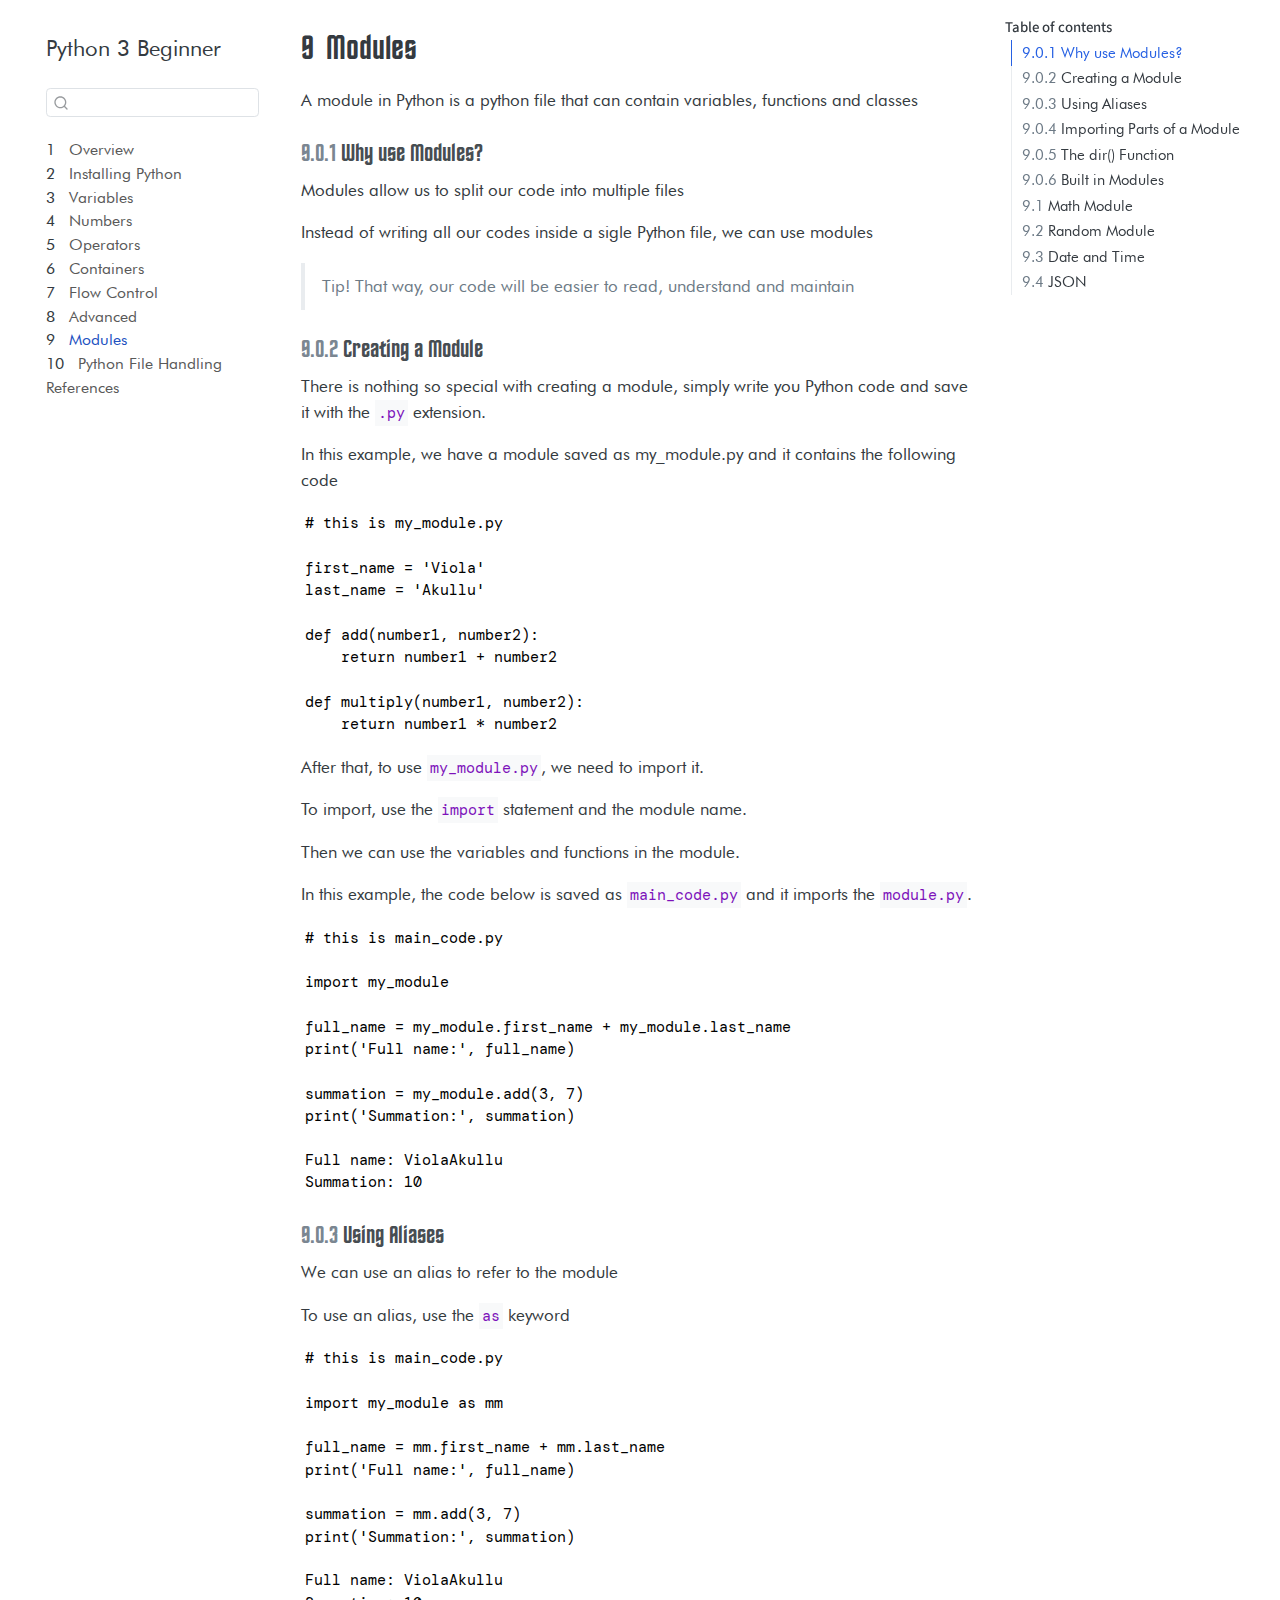
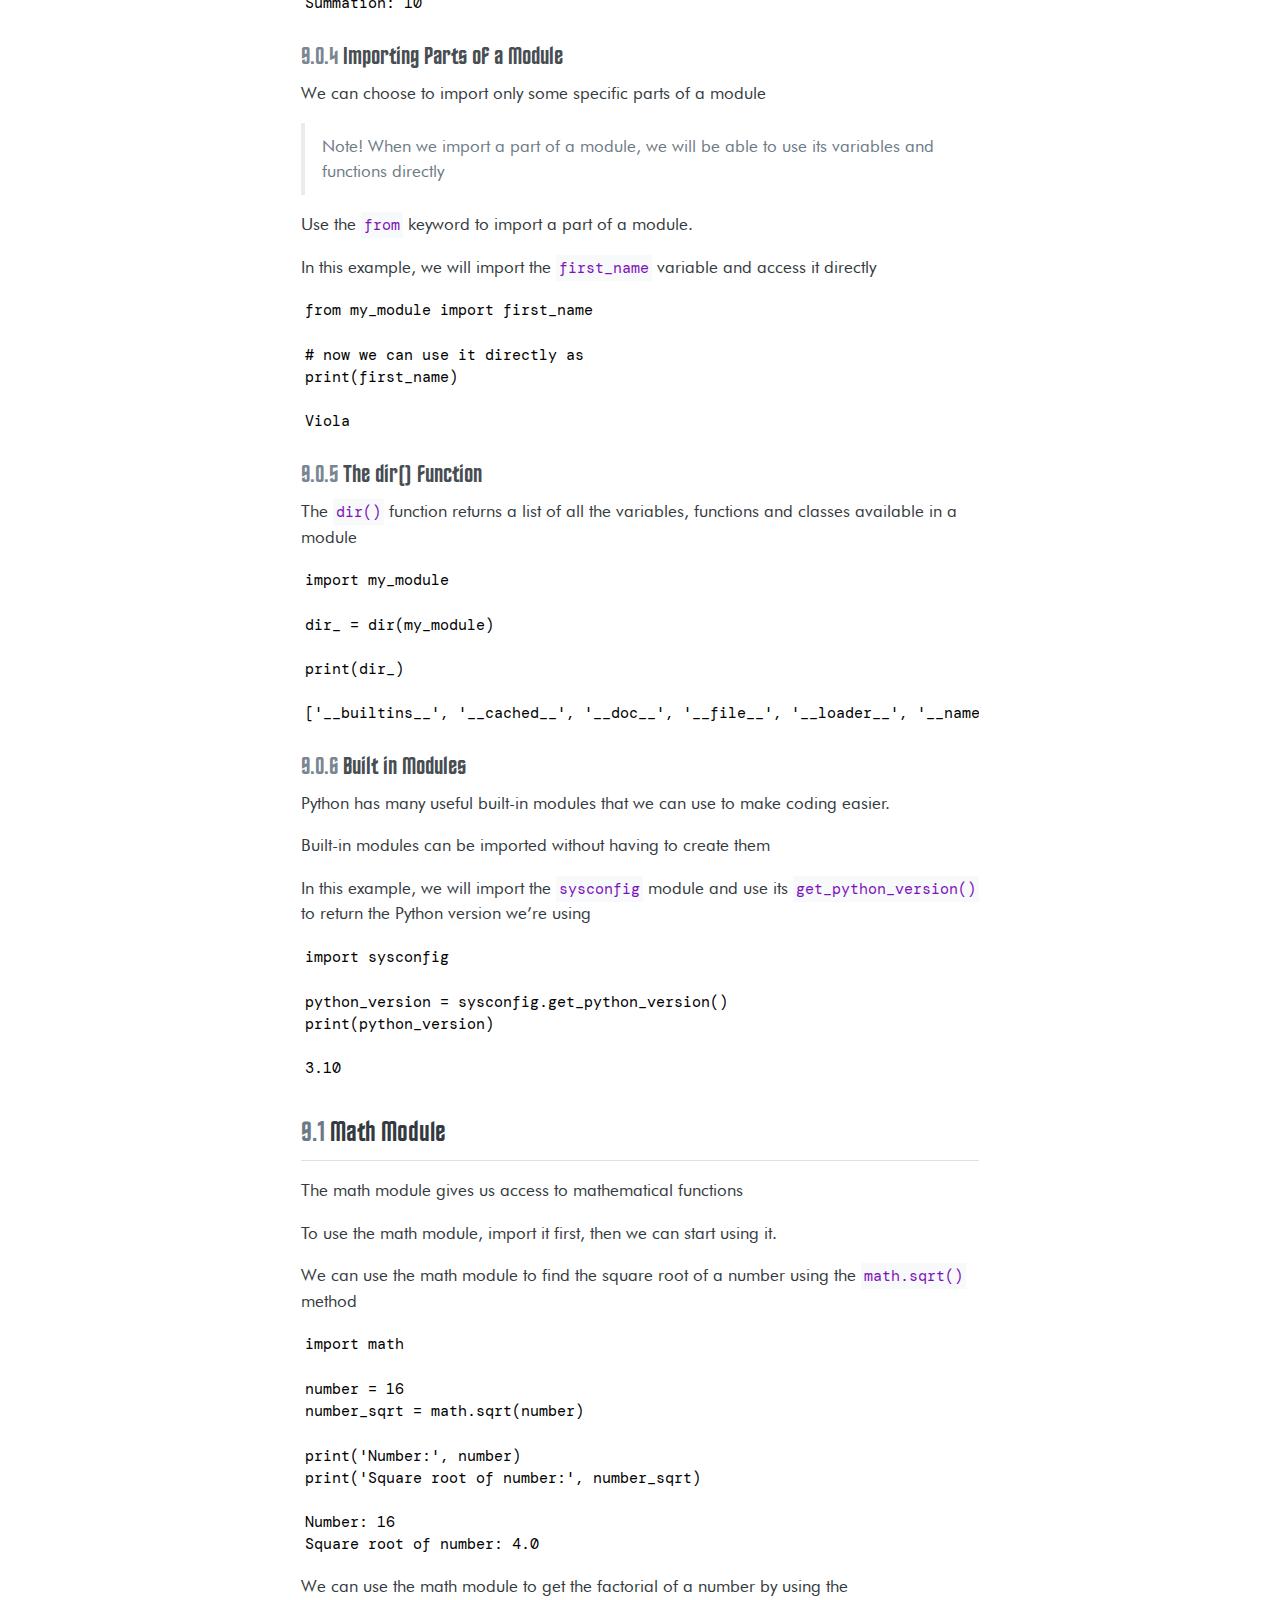
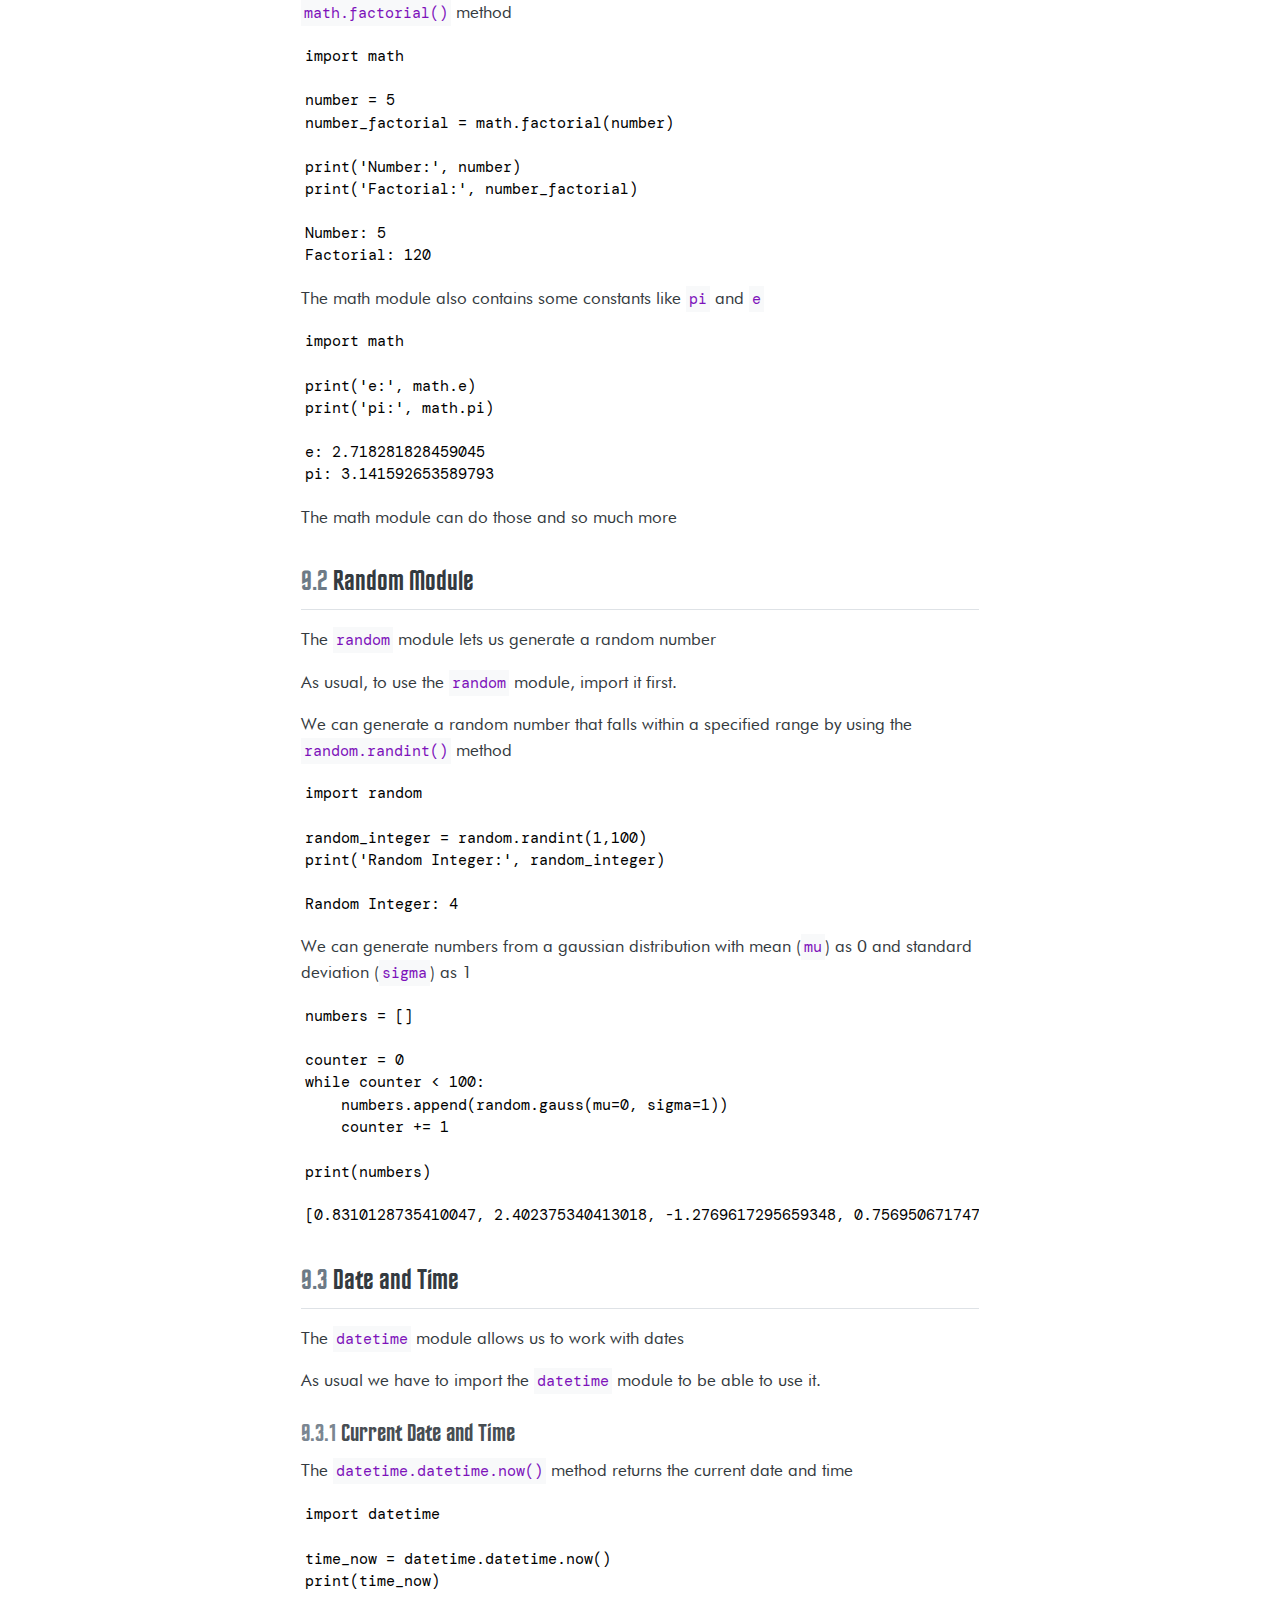
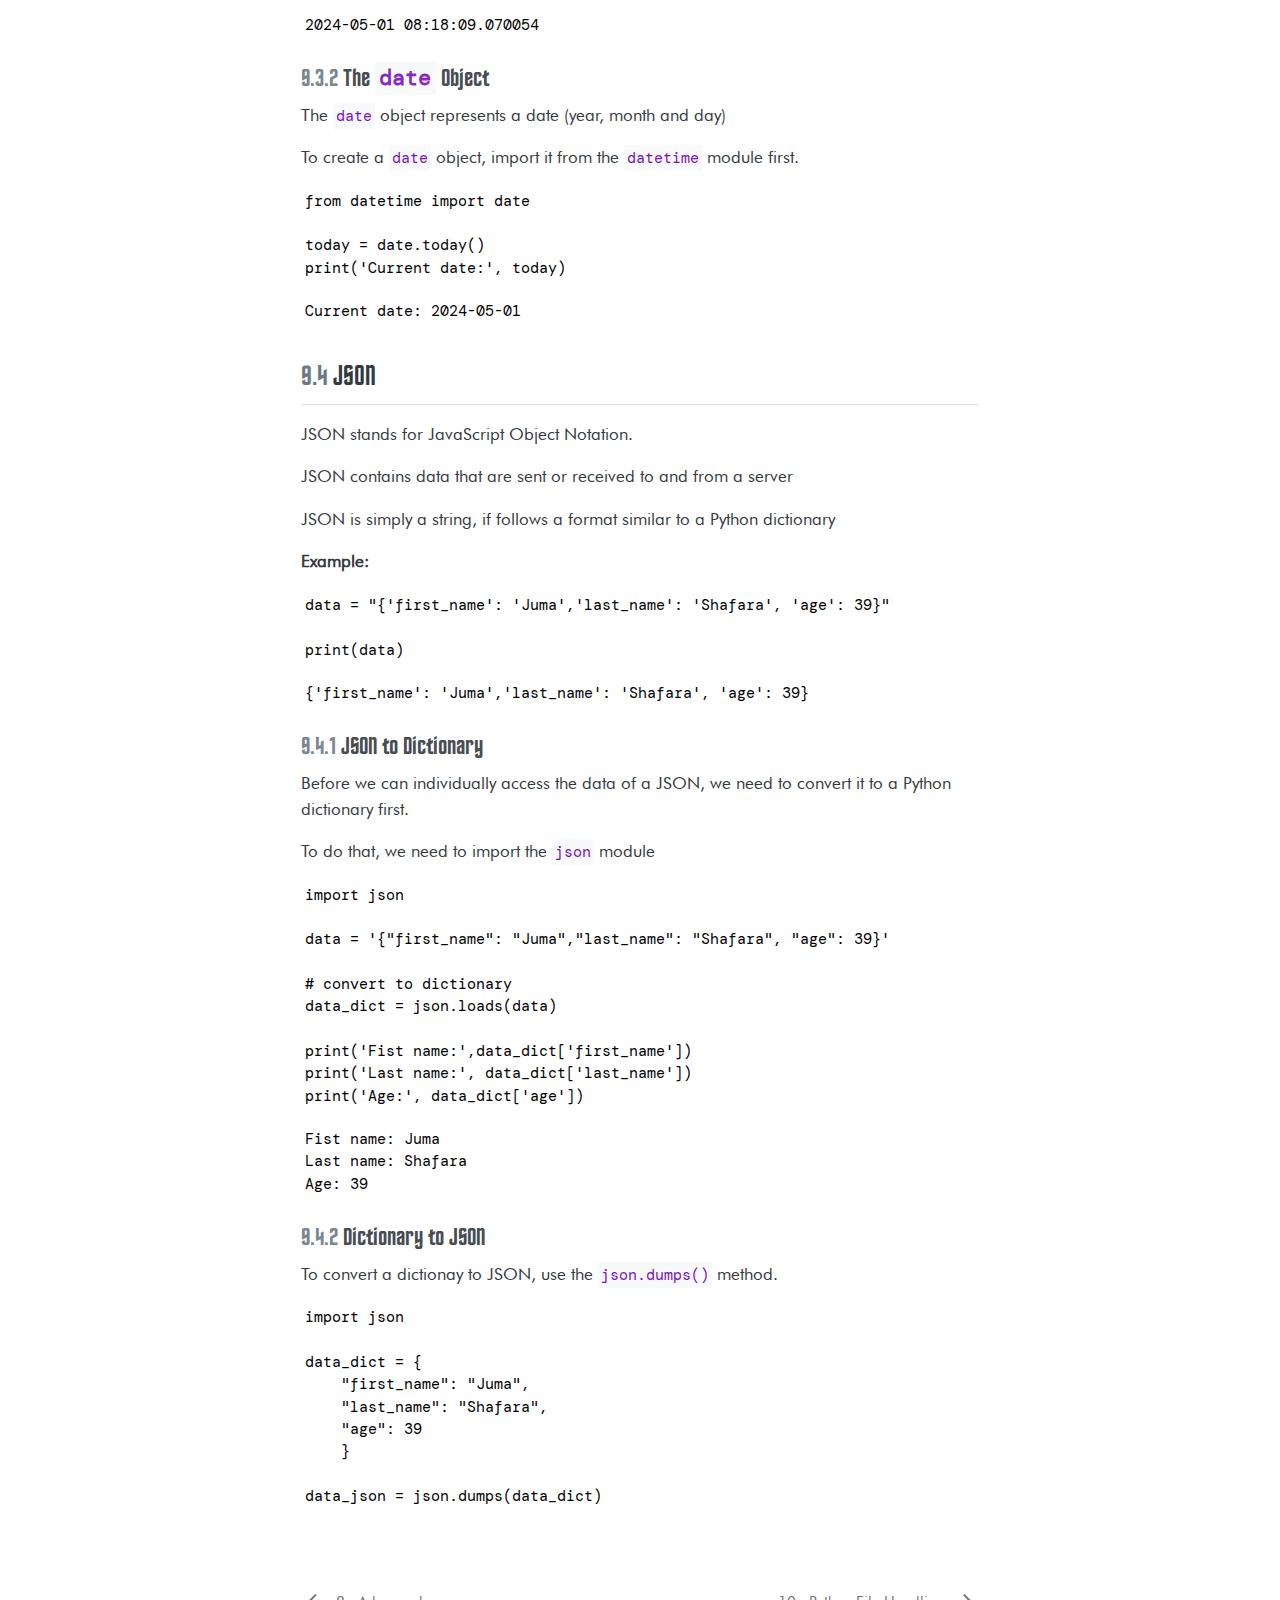
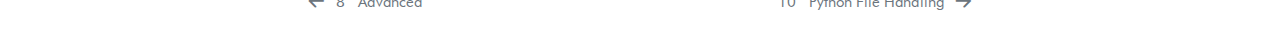
<file: 08_modules.html>
<!DOCTYPE html>
<html xmlns="http://www.w3.org/1999/xhtml" lang="en" xml:lang="en"><head>

<meta charset="utf-8">
<meta name="generator" content="quarto-1.4.554">

<meta name="viewport" content="width=device-width, initial-scale=1.0, user-scalable=yes">


<title>Python 3 Beginner - 9&nbsp; Modules</title>
<style>
code{white-space: pre-wrap;}
span.smallcaps{font-variant: small-caps;}
div.columns{display: flex; gap: min(4vw, 1.5em);}
div.column{flex: auto; overflow-x: auto;}
div.hanging-indent{margin-left: 1.5em; text-indent: -1.5em;}
ul.task-list{list-style: none;}
ul.task-list li input[type="checkbox"] {
  width: 0.8em;
  margin: 0 0.8em 0.2em -1em; /* quarto-specific, see https://github.com/quarto-dev/quarto-cli/issues/4556 */ 
  vertical-align: middle;
}
</style>


<script src="site_libs/quarto-nav/quarto-nav.js"></script>
<script src="site_libs/quarto-nav/headroom.min.js"></script>
<script src="site_libs/clipboard/clipboard.min.js"></script>
<script src="site_libs/quarto-search/autocomplete.umd.js"></script>
<script src="site_libs/quarto-search/fuse.min.js"></script>
<script src="site_libs/quarto-search/quarto-search.js"></script>
<meta name="quarto:offset" content="./">
<link href="./09_file_handling.html" rel="next">
<link href="./07_advanced.html" rel="prev">
<script src="site_libs/quarto-html/quarto.js"></script>
<script src="site_libs/quarto-html/popper.min.js"></script>
<script src="site_libs/quarto-html/tippy.umd.min.js"></script>
<script src="site_libs/quarto-html/anchor.min.js"></script>
<link href="site_libs/quarto-html/tippy.css" rel="stylesheet">
<link href="site_libs/quarto-html/quarto-syntax-highlighting.css" rel="stylesheet" id="quarto-text-highlighting-styles">
<script src="site_libs/bootstrap/bootstrap.min.js"></script>
<link href="site_libs/bootstrap/bootstrap-icons.css" rel="stylesheet">
<link href="site_libs/bootstrap/bootstrap.min.css" rel="stylesheet" id="quarto-bootstrap" data-mode="light">
<script id="quarto-search-options" type="application/json">{
  "location": "sidebar",
  "copy-button": false,
  "collapse-after": 3,
  "panel-placement": "start",
  "type": "textbox",
  "limit": 50,
  "keyboard-shortcut": [
    "f",
    "/",
    "s"
  ],
  "show-item-context": false,
  "language": {
    "search-no-results-text": "No results",
    "search-matching-documents-text": "matching documents",
    "search-copy-link-title": "Copy link to search",
    "search-hide-matches-text": "Hide additional matches",
    "search-more-match-text": "more match in this document",
    "search-more-matches-text": "more matches in this document",
    "search-clear-button-title": "Clear",
    "search-text-placeholder": "",
    "search-detached-cancel-button-title": "Cancel",
    "search-submit-button-title": "Submit",
    "search-label": "Search"
  }
}</script>


<link rel="stylesheet" href="styles.css">
</head>

<body class="nav-sidebar floating">

<div id="quarto-search-results"></div>
  <header id="quarto-header" class="headroom fixed-top">
  <nav class="quarto-secondary-nav">
    <div class="container-fluid d-flex">
      <button type="button" class="quarto-btn-toggle btn" data-bs-toggle="collapse" data-bs-target=".quarto-sidebar-collapse-item" aria-controls="quarto-sidebar" aria-expanded="false" aria-label="Toggle sidebar navigation" onclick="if (window.quartoToggleHeadroom) { window.quartoToggleHeadroom(); }">
        <i class="bi bi-layout-text-sidebar-reverse"></i>
      </button>
        <nav class="quarto-page-breadcrumbs" aria-label="breadcrumb"><ol class="breadcrumb"><li class="breadcrumb-item"><a href="./08_modules.html"><span class="chapter-number">9</span>&nbsp; <span class="chapter-title">Modules</span></a></li></ol></nav>
        <a class="flex-grow-1" role="button" data-bs-toggle="collapse" data-bs-target=".quarto-sidebar-collapse-item" aria-controls="quarto-sidebar" aria-expanded="false" aria-label="Toggle sidebar navigation" onclick="if (window.quartoToggleHeadroom) { window.quartoToggleHeadroom(); }">      
        </a>
      <button type="button" class="btn quarto-search-button" aria-label="" onclick="window.quartoOpenSearch();">
        <i class="bi bi-search"></i>
      </button>
    </div>
  </nav>
</header>
<!-- content -->
<div id="quarto-content" class="quarto-container page-columns page-rows-contents page-layout-article">
<!-- sidebar -->
  <nav id="quarto-sidebar" class="sidebar collapse collapse-horizontal quarto-sidebar-collapse-item sidebar-navigation floating overflow-auto">
    <div class="pt-lg-2 mt-2 text-left sidebar-header">
    <div class="sidebar-title mb-0 py-0">
      <a href="./">Python 3 Beginner</a> 
    </div>
      </div>
        <div class="mt-2 flex-shrink-0 align-items-center">
        <div class="sidebar-search">
        <div id="quarto-search" class="" title="Search"></div>
        </div>
        </div>
    <div class="sidebar-menu-container"> 
    <ul class="list-unstyled mt-1">
        <li class="sidebar-item">
  <div class="sidebar-item-container"> 
  <a href="./index.html" class="sidebar-item-text sidebar-link">
 <span class="menu-text"><span class="chapter-number">1</span>&nbsp; <span class="chapter-title">Overview</span></span></a>
  </div>
</li>
        <li class="sidebar-item">
  <div class="sidebar-item-container"> 
  <a href="./01_basics.html" class="sidebar-item-text sidebar-link">
 <span class="menu-text"><span class="chapter-number">2</span>&nbsp; <span class="chapter-title">Installing Python</span></span></a>
  </div>
</li>
        <li class="sidebar-item">
  <div class="sidebar-item-container"> 
  <a href="./02_variables.html" class="sidebar-item-text sidebar-link">
 <span class="menu-text"><span class="chapter-number">3</span>&nbsp; <span class="chapter-title">Variables</span></span></a>
  </div>
</li>
        <li class="sidebar-item">
  <div class="sidebar-item-container"> 
  <a href="./03_numbers.html" class="sidebar-item-text sidebar-link">
 <span class="menu-text"><span class="chapter-number">4</span>&nbsp; <span class="chapter-title">Numbers</span></span></a>
  </div>
</li>
        <li class="sidebar-item">
  <div class="sidebar-item-container"> 
  <a href="./04_operators.html" class="sidebar-item-text sidebar-link">
 <span class="menu-text"><span class="chapter-number">5</span>&nbsp; <span class="chapter-title">Operators</span></span></a>
  </div>
</li>
        <li class="sidebar-item">
  <div class="sidebar-item-container"> 
  <a href="./05_containers.html" class="sidebar-item-text sidebar-link">
 <span class="menu-text"><span class="chapter-number">6</span>&nbsp; <span class="chapter-title">Containers</span></span></a>
  </div>
</li>
        <li class="sidebar-item">
  <div class="sidebar-item-container"> 
  <a href="./06_flow_control.html" class="sidebar-item-text sidebar-link">
 <span class="menu-text"><span class="chapter-number">7</span>&nbsp; <span class="chapter-title">Flow Control</span></span></a>
  </div>
</li>
        <li class="sidebar-item">
  <div class="sidebar-item-container"> 
  <a href="./07_advanced.html" class="sidebar-item-text sidebar-link">
 <span class="menu-text"><span class="chapter-number">8</span>&nbsp; <span class="chapter-title">Advanced</span></span></a>
  </div>
</li>
        <li class="sidebar-item">
  <div class="sidebar-item-container"> 
  <a href="./08_modules.html" class="sidebar-item-text sidebar-link active">
 <span class="menu-text"><span class="chapter-number">9</span>&nbsp; <span class="chapter-title">Modules</span></span></a>
  </div>
</li>
        <li class="sidebar-item">
  <div class="sidebar-item-container"> 
  <a href="./09_file_handling.html" class="sidebar-item-text sidebar-link">
 <span class="menu-text"><span class="chapter-number">10</span>&nbsp; <span class="chapter-title">Python File Handling</span></span></a>
  </div>
</li>
        <li class="sidebar-item">
  <div class="sidebar-item-container"> 
  <a href="./references.html" class="sidebar-item-text sidebar-link">
 <span class="menu-text">References</span></a>
  </div>
</li>
    </ul>
    </div>
</nav>
<div id="quarto-sidebar-glass" class="quarto-sidebar-collapse-item" data-bs-toggle="collapse" data-bs-target=".quarto-sidebar-collapse-item"></div>
<!-- margin-sidebar -->
    <div id="quarto-margin-sidebar" class="sidebar margin-sidebar">
        <nav id="TOC" role="doc-toc" class="toc-active">
    <h2 id="toc-title">Table of contents</h2>
   
  <ul>
  <li><a href="#why-use-modules" id="toc-why-use-modules" class="nav-link active" data-scroll-target="#why-use-modules"><span class="header-section-number">9.0.1</span> Why use Modules?</a></li>
  <li><a href="#creating-a-module" id="toc-creating-a-module" class="nav-link" data-scroll-target="#creating-a-module"><span class="header-section-number">9.0.2</span> Creating a Module</a></li>
  <li><a href="#using-aliases" id="toc-using-aliases" class="nav-link" data-scroll-target="#using-aliases"><span class="header-section-number">9.0.3</span> Using Aliases</a></li>
  <li><a href="#importing-parts-of-a-module" id="toc-importing-parts-of-a-module" class="nav-link" data-scroll-target="#importing-parts-of-a-module"><span class="header-section-number">9.0.4</span> Importing Parts of a Module</a></li>
  <li><a href="#the-dir-function" id="toc-the-dir-function" class="nav-link" data-scroll-target="#the-dir-function"><span class="header-section-number">9.0.5</span> The dir() Function</a></li>
  <li><a href="#built-in-modules" id="toc-built-in-modules" class="nav-link" data-scroll-target="#built-in-modules"><span class="header-section-number">9.0.6</span> Built in Modules</a></li>
  <li><a href="#math-module" id="toc-math-module" class="nav-link" data-scroll-target="#math-module"><span class="header-section-number">9.1</span> Math Module</a></li>
  <li><a href="#random-module" id="toc-random-module" class="nav-link" data-scroll-target="#random-module"><span class="header-section-number">9.2</span> Random Module</a></li>
  <li><a href="#date-and-time" id="toc-date-and-time" class="nav-link" data-scroll-target="#date-and-time"><span class="header-section-number">9.3</span> Date and Time</a>
  <ul class="collapse">
  <li><a href="#current-date-and-time" id="toc-current-date-and-time" class="nav-link" data-scroll-target="#current-date-and-time"><span class="header-section-number">9.3.1</span> Current Date and Time</a></li>
  <li><a href="#the-date-object" id="toc-the-date-object" class="nav-link" data-scroll-target="#the-date-object"><span class="header-section-number">9.3.2</span> The <code>date</code> Object</a></li>
  </ul></li>
  <li><a href="#json" id="toc-json" class="nav-link" data-scroll-target="#json"><span class="header-section-number">9.4</span> JSON</a>
  <ul class="collapse">
  <li><a href="#json-to-dictionary" id="toc-json-to-dictionary" class="nav-link" data-scroll-target="#json-to-dictionary"><span class="header-section-number">9.4.1</span> JSON to Dictionary</a></li>
  <li><a href="#dictionary-to-json" id="toc-dictionary-to-json" class="nav-link" data-scroll-target="#dictionary-to-json"><span class="header-section-number">9.4.2</span> Dictionary to JSON</a></li>
  </ul></li>
  </ul>
</nav>
    </div>
<!-- main -->
<main class="content" id="quarto-document-content">

<header id="title-block-header" class="quarto-title-block default">
<div class="quarto-title">
<h1 class="title"><span class="chapter-number">9</span>&nbsp; <span class="chapter-title">Modules</span></h1>
</div>



<div class="quarto-title-meta">

    
  
    
  </div>
  


</header>


<p>A module in Python is a python file that can contain variables, functions and classes</p>
<section id="why-use-modules" class="level3" data-number="9.0.1">
<h3 data-number="9.0.1" class="anchored" data-anchor-id="why-use-modules"><span class="header-section-number">9.0.1</span> Why use Modules?</h3>
<p>Modules allow us to split our code into multiple files</p>
<p>Instead of writing all our codes inside a sigle Python file, we can use modules</p>
<blockquote class="blockquote">
<p>Tip! That way, our code will be easier to read, understand and maintain</p>
</blockquote>
</section>
<section id="creating-a-module" class="level3" data-number="9.0.2">
<h3 data-number="9.0.2" class="anchored" data-anchor-id="creating-a-module"><span class="header-section-number">9.0.2</span> Creating a Module</h3>
<p>There is nothing so special with creating a module, simply write you Python code and save it with the <code>.py</code> extension.</p>
<p>In this example, we have a module saved as my_module.py and it contains the following code</p>
<pre><code># this is my_module.py

first_name = 'Viola'
last_name = 'Akullu'

def add(number1, number2):
    return number1 + number2

def multiply(number1, number2):
    return number1 * number2</code></pre>
<p>After that, to use <code>my_module.py</code>, we need to import it.</p>
<p>To import, use the <code>import</code> statement and the module name.</p>
<p>Then we can use the variables and functions in the module.</p>
<p>In this example, the code below is saved as <code>main_code.py</code> and it imports the <code>module.py</code>.</p>
<pre><code># this is main_code.py

import my_module

full_name = my_module.first_name + my_module.last_name
print('Full name:', full_name)

summation = my_module.add(3, 7)
print('Summation:', summation)</code></pre>
<pre><code>Full name: ViolaAkullu
Summation: 10</code></pre>
</section>
<section id="using-aliases" class="level3" data-number="9.0.3">
<h3 data-number="9.0.3" class="anchored" data-anchor-id="using-aliases"><span class="header-section-number">9.0.3</span> Using Aliases</h3>
<p>We can use an alias to refer to the module</p>
<p>To use an alias, use the <code>as</code> keyword</p>
<pre><code># this is main_code.py

import my_module as mm

full_name = mm.first_name + mm.last_name
print('Full name:', full_name)

summation = mm.add(3, 7)
print('Summation:', summation)</code></pre>
<pre><code>Full name: ViolaAkullu
Summation: 10</code></pre>
</section>
<section id="importing-parts-of-a-module" class="level3" data-number="9.0.4">
<h3 data-number="9.0.4" class="anchored" data-anchor-id="importing-parts-of-a-module"><span class="header-section-number">9.0.4</span> Importing Parts of a Module</h3>
<p>We can choose to import only some specific parts of a module</p>
<blockquote class="blockquote">
<p>Note! When we import a part of a module, we will be able to use its variables and functions directly</p>
</blockquote>
<p>Use the <code>from</code> keyword to import a part of a module.</p>
<p>In this example, we will import the <code>first_name</code> variable and access it directly</p>
<pre><code>from my_module import first_name

# now we can use it directly as 
print(first_name)</code></pre>
<pre><code>Viola</code></pre>
</section>
<section id="the-dir-function" class="level3" data-number="9.0.5">
<h3 data-number="9.0.5" class="anchored" data-anchor-id="the-dir-function"><span class="header-section-number">9.0.5</span> The dir() Function</h3>
<p>The <code>dir()</code> function returns a list of all the variables, functions and classes available in a module</p>
<pre><code>import my_module

dir_ = dir(my_module)

print(dir_)</code></pre>
<pre><code>['__builtins__', '__cached__', '__doc__', '__file__', '__loader__', '__name__', '__package__', '__spec__', 'add', 'first_name', 'last_name', 'multiply']</code></pre>
</section>
<section id="built-in-modules" class="level3" data-number="9.0.6">
<h3 data-number="9.0.6" class="anchored" data-anchor-id="built-in-modules"><span class="header-section-number">9.0.6</span> Built in Modules</h3>
<p>Python has many useful built-in modules that we can use to make coding easier.</p>
<p>Built-in modules can be imported without having to create them</p>
<p>In this example, we will import the <code>sysconfig</code> module and use its <code>get_python_version()</code> to return the Python version we’re using</p>
<pre><code>import sysconfig

python_version = sysconfig.get_python_version()
print(python_version)</code></pre>
<pre><code>3.10</code></pre>
</section>
<section id="math-module" class="level2" data-number="9.1">
<h2 data-number="9.1" class="anchored" data-anchor-id="math-module"><span class="header-section-number">9.1</span> Math Module</h2>
<p>The math module gives us access to mathematical functions</p>
<p>To use the math module, import it first, then we can start using it.</p>
<p>We can use the math module to find the square root of a number using the <code>math.sqrt()</code> method</p>
<pre><code>import math

number = 16
number_sqrt = math.sqrt(number)

print('Number:', number)
print('Square root of number:', number_sqrt)</code></pre>
<pre><code>Number: 16
Square root of number: 4.0</code></pre>
<p>We can use the math module to get the factorial of a number by using the <code>math.factorial()</code> method</p>
<pre><code>import math

number = 5
number_factorial = math.factorial(number)

print('Number:', number)
print('Factorial:', number_factorial)</code></pre>
<pre><code>Number: 5
Factorial: 120</code></pre>
<p>The math module also contains some constants like <code>pi</code> and <code>e</code></p>
<pre><code>import math

print('e:', math.e)
print('pi:', math.pi)</code></pre>
<pre><code>e: 2.718281828459045
pi: 3.141592653589793</code></pre>
<p>The math module can do those and so much more</p>
</section>
<section id="random-module" class="level2" data-number="9.2">
<h2 data-number="9.2" class="anchored" data-anchor-id="random-module"><span class="header-section-number">9.2</span> Random Module</h2>
<p>The <code>random</code> module lets us generate a random number</p>
<p>As usual, to use the <code>random</code> module, import it first.</p>
<p>We can generate a random number that falls within a specified range by using the <code>random.randint()</code> method</p>
<pre><code>import random

random_integer = random.randint(1,100)
print('Random Integer:', random_integer)</code></pre>
<pre><code>Random Integer: 4</code></pre>
<p>We can generate numbers from a gaussian distribution with mean (<code>mu</code>) as 0 and standard deviation (<code>sigma</code>) as 1</p>
<pre><code>numbers = []

counter = 0
while counter &lt; 100:
    numbers.append(random.gauss(mu=0, sigma=1))
    counter += 1
    
print(numbers)</code></pre>
<pre><code>[0.8310128735410047, 2.402375340413018, -1.2769617295659348, 0.7569506717477539, 1.6026026122392498, 1.4142936594217554, -0.3169917649104485, -0.07305941097531603, -0.7885301448554015, -0.0674611332298377, 0.28288857512573684, 0.08844216926370602, -1.249987094506388, 0.870793290313952, -0.6607737394803138, 0.3780605189691181, 0.20288623881856632, 0.8439702923769746, 1.6500270929422152, -0.5579247768953991, -0.3076290349937902, 0.8927675985413197, -2.3716599434459114, 0.23253728473684382, 0.01698634011714592, -1.506684284668113, -1.516156046117149, -0.7549199652372819, 0.4855840249497611, -1.9426218553454226, -0.5672748318805165, 1.7849639815888045, -0.4223703532919884, -1.4182523392919628, 0.3817982448773813, -1.2151583559744263, 0.21736913499460964, 0.0743448686041854, -0.6217874541247053, -0.05369712902089164, 0.06560332100098984, 0.5791279113149166, 1.5329264216964942, -1.5523813284095307, 0.256018716284597, 1.498941708596562, 0.6484203278916434, 0.956658998431066, -0.7469607705965761, 0.9093585267915438, -0.3301676177291813, -2.1020486475752564, -0.6324768823835674, -0.2621489739923403, 0.36805271395009337, -0.1987104858441708, -0.20226660046300027, -1.0227302328088852, 0.9440428943259802, 1.3499647213634605, 0.28655811659281705, -0.48212404896946465, 1.5732404576352244, 1.7024230857294205, -0.32802550098029193, 2.0808443667109597, 2.2783854541239874, -0.265626754707208, -0.04641950638081212, 0.7941371582079103, -0.36860553191079254, -0.9098450679735101, 1.234946260813307, -2.835066105841072, 1.3883254119625694, 1.2853299658795028, 1.178005875662903, 0.3186472037221876, -1.0006920744966419, -2.3745959188263885, 1.8440465299894964, -0.35610549619690796, 0.5857012223823791, 0.7400382246661824, 0.07225122970263118, -0.5508995490344698, -0.038356750477046286, -0.040997463659922434, 0.6802546773316889, -1.3861271290488735, 0.7275261286416534, 0.3729374034245036, -0.013616473457934613, -0.7620103036607296, 0.15556952852877587, -1.7898533901375224, -1.137248630020012, -1.71518120153122, -0.5817297506694047, -0.4035542913039588]</code></pre>
</section>
<section id="date-and-time" class="level2" data-number="9.3">
<h2 data-number="9.3" class="anchored" data-anchor-id="date-and-time"><span class="header-section-number">9.3</span> Date and Time</h2>
<p>The <code>datetime</code> module allows us to work with dates</p>
<p>As usual we have to import the <code>datetime</code> module to be able to use it.</p>
<section id="current-date-and-time" class="level3" data-number="9.3.1">
<h3 data-number="9.3.1" class="anchored" data-anchor-id="current-date-and-time"><span class="header-section-number">9.3.1</span> Current Date and Time</h3>
<p>The <code>datetime.datetime.now()</code> method returns the current date and time</p>
<pre><code>import datetime

time_now = datetime.datetime.now()
print(time_now)</code></pre>
<pre><code>2024-05-01 08:18:09.070054</code></pre>
</section>
<section id="the-date-object" class="level3" data-number="9.3.2">
<h3 data-number="9.3.2" class="anchored" data-anchor-id="the-date-object"><span class="header-section-number">9.3.2</span> The <code>date</code> Object</h3>
<p>The <code>date</code> object represents a date (year, month and day)</p>
<p>To create a <code>date</code> object, import it from the <code>datetime</code> module first.</p>
<pre><code>from datetime import date

today = date.today()
print('Current date:', today)</code></pre>
<pre><code>Current date: 2024-05-01</code></pre>
</section>
</section>
<section id="json" class="level2" data-number="9.4">
<h2 data-number="9.4" class="anchored" data-anchor-id="json"><span class="header-section-number">9.4</span> JSON</h2>
<p>JSON stands for JavaScript Object Notation.</p>
<p>JSON contains data that are sent or received to and from a server</p>
<p>JSON is simply a string, if follows a format similar to a Python dictionary</p>
<p><strong>Example:</strong></p>
<pre><code>data = "{'first_name': 'Juma','last_name': 'Shafara', 'age': 39}"

print(data)</code></pre>
<pre><code>{'first_name': 'Juma','last_name': 'Shafara', 'age': 39}</code></pre>
<section id="json-to-dictionary" class="level3" data-number="9.4.1">
<h3 data-number="9.4.1" class="anchored" data-anchor-id="json-to-dictionary"><span class="header-section-number">9.4.1</span> JSON to Dictionary</h3>
<p>Before we can individually access the data of a JSON, we need to convert it to a Python dictionary first.</p>
<p>To do that, we need to import the <code>json</code> module</p>
<pre><code>import json 

data = '{"first_name": "Juma","last_name": "Shafara", "age": 39}'

# convert to dictionary
data_dict = json.loads(data)

print('Fist name:',data_dict['first_name'])
print('Last name:', data_dict['last_name'])
print('Age:', data_dict['age'])</code></pre>
<pre><code>Fist name: Juma
Last name: Shafara
Age: 39</code></pre>
</section>
<section id="dictionary-to-json" class="level3" data-number="9.4.2">
<h3 data-number="9.4.2" class="anchored" data-anchor-id="dictionary-to-json"><span class="header-section-number">9.4.2</span> Dictionary to JSON</h3>
<p>To convert a dictionay to JSON, use the <code>json.dumps()</code> method.</p>
<pre><code>import json

data_dict = {
    "first_name": "Juma",
    "last_name": "Shafara", 
    "age": 39
    }

data_json = json.dumps(data_dict)

</code></pre>


</section>
</section>

</main> <!-- /main -->
<script id="quarto-html-after-body" type="application/javascript">
window.document.addEventListener("DOMContentLoaded", function (event) {
  const toggleBodyColorMode = (bsSheetEl) => {
    const mode = bsSheetEl.getAttribute("data-mode");
    const bodyEl = window.document.querySelector("body");
    if (mode === "dark") {
      bodyEl.classList.add("quarto-dark");
      bodyEl.classList.remove("quarto-light");
    } else {
      bodyEl.classList.add("quarto-light");
      bodyEl.classList.remove("quarto-dark");
    }
  }
  const toggleBodyColorPrimary = () => {
    const bsSheetEl = window.document.querySelector("link#quarto-bootstrap");
    if (bsSheetEl) {
      toggleBodyColorMode(bsSheetEl);
    }
  }
  toggleBodyColorPrimary();  
  const icon = "";
  const anchorJS = new window.AnchorJS();
  anchorJS.options = {
    placement: 'right',
    icon: icon
  };
  anchorJS.add('.anchored');
  const isCodeAnnotation = (el) => {
    for (const clz of el.classList) {
      if (clz.startsWith('code-annotation-')) {                     
        return true;
      }
    }
    return false;
  }
  const clipboard = new window.ClipboardJS('.code-copy-button', {
    text: function(trigger) {
      const codeEl = trigger.previousElementSibling.cloneNode(true);
      for (const childEl of codeEl.children) {
        if (isCodeAnnotation(childEl)) {
          childEl.remove();
        }
      }
      return codeEl.innerText;
    }
  });
  clipboard.on('success', function(e) {
    // button target
    const button = e.trigger;
    // don't keep focus
    button.blur();
    // flash "checked"
    button.classList.add('code-copy-button-checked');
    var currentTitle = button.getAttribute("title");
    button.setAttribute("title", "Copied!");
    let tooltip;
    if (window.bootstrap) {
      button.setAttribute("data-bs-toggle", "tooltip");
      button.setAttribute("data-bs-placement", "left");
      button.setAttribute("data-bs-title", "Copied!");
      tooltip = new bootstrap.Tooltip(button, 
        { trigger: "manual", 
          customClass: "code-copy-button-tooltip",
          offset: [0, -8]});
      tooltip.show();    
    }
    setTimeout(function() {
      if (tooltip) {
        tooltip.hide();
        button.removeAttribute("data-bs-title");
        button.removeAttribute("data-bs-toggle");
        button.removeAttribute("data-bs-placement");
      }
      button.setAttribute("title", currentTitle);
      button.classList.remove('code-copy-button-checked');
    }, 1000);
    // clear code selection
    e.clearSelection();
  });
    var localhostRegex = new RegExp(/^(?:http|https):\/\/localhost\:?[0-9]*\//);
    var mailtoRegex = new RegExp(/^mailto:/);
      var filterRegex = new RegExp('/' + window.location.host + '/');
    var isInternal = (href) => {
        return filterRegex.test(href) || localhostRegex.test(href) || mailtoRegex.test(href);
    }
    // Inspect non-navigation links and adorn them if external
 	var links = window.document.querySelectorAll('a[href]:not(.nav-link):not(.navbar-brand):not(.toc-action):not(.sidebar-link):not(.sidebar-item-toggle):not(.pagination-link):not(.no-external):not([aria-hidden]):not(.dropdown-item):not(.quarto-navigation-tool)');
    for (var i=0; i<links.length; i++) {
      const link = links[i];
      if (!isInternal(link.href)) {
        // undo the damage that might have been done by quarto-nav.js in the case of
        // links that we want to consider external
        if (link.dataset.originalHref !== undefined) {
          link.href = link.dataset.originalHref;
        }
      }
    }
  function tippyHover(el, contentFn, onTriggerFn, onUntriggerFn) {
    const config = {
      allowHTML: true,
      maxWidth: 500,
      delay: 100,
      arrow: false,
      appendTo: function(el) {
          return el.parentElement;
      },
      interactive: true,
      interactiveBorder: 10,
      theme: 'quarto',
      placement: 'bottom-start',
    };
    if (contentFn) {
      config.content = contentFn;
    }
    if (onTriggerFn) {
      config.onTrigger = onTriggerFn;
    }
    if (onUntriggerFn) {
      config.onUntrigger = onUntriggerFn;
    }
    window.tippy(el, config); 
  }
  const noterefs = window.document.querySelectorAll('a[role="doc-noteref"]');
  for (var i=0; i<noterefs.length; i++) {
    const ref = noterefs[i];
    tippyHover(ref, function() {
      // use id or data attribute instead here
      let href = ref.getAttribute('data-footnote-href') || ref.getAttribute('href');
      try { href = new URL(href).hash; } catch {}
      const id = href.replace(/^#\/?/, "");
      const note = window.document.getElementById(id);
      if (note) {
        return note.innerHTML;
      } else {
        return "";
      }
    });
  }
  const xrefs = window.document.querySelectorAll('a.quarto-xref');
  const processXRef = (id, note) => {
    // Strip column container classes
    const stripColumnClz = (el) => {
      el.classList.remove("page-full", "page-columns");
      if (el.children) {
        for (const child of el.children) {
          stripColumnClz(child);
        }
      }
    }
    stripColumnClz(note)
    if (id === null || id.startsWith('sec-')) {
      // Special case sections, only their first couple elements
      const container = document.createElement("div");
      if (note.children && note.children.length > 2) {
        container.appendChild(note.children[0].cloneNode(true));
        for (let i = 1; i < note.children.length; i++) {
          const child = note.children[i];
          if (child.tagName === "P" && child.innerText === "") {
            continue;
          } else {
            container.appendChild(child.cloneNode(true));
            break;
          }
        }
        if (window.Quarto?.typesetMath) {
          window.Quarto.typesetMath(container);
        }
        return container.innerHTML
      } else {
        if (window.Quarto?.typesetMath) {
          window.Quarto.typesetMath(note);
        }
        return note.innerHTML;
      }
    } else {
      // Remove any anchor links if they are present
      const anchorLink = note.querySelector('a.anchorjs-link');
      if (anchorLink) {
        anchorLink.remove();
      }
      if (window.Quarto?.typesetMath) {
        window.Quarto.typesetMath(note);
      }
      // TODO in 1.5, we should make sure this works without a callout special case
      if (note.classList.contains("callout")) {
        return note.outerHTML;
      } else {
        return note.innerHTML;
      }
    }
  }
  for (var i=0; i<xrefs.length; i++) {
    const xref = xrefs[i];
    tippyHover(xref, undefined, function(instance) {
      instance.disable();
      let url = xref.getAttribute('href');
      let hash = undefined; 
      if (url.startsWith('#')) {
        hash = url;
      } else {
        try { hash = new URL(url).hash; } catch {}
      }
      if (hash) {
        const id = hash.replace(/^#\/?/, "");
        const note = window.document.getElementById(id);
        if (note !== null) {
          try {
            const html = processXRef(id, note.cloneNode(true));
            instance.setContent(html);
          } finally {
            instance.enable();
            instance.show();
          }
        } else {
          // See if we can fetch this
          fetch(url.split('#')[0])
          .then(res => res.text())
          .then(html => {
            const parser = new DOMParser();
            const htmlDoc = parser.parseFromString(html, "text/html");
            const note = htmlDoc.getElementById(id);
            if (note !== null) {
              const html = processXRef(id, note);
              instance.setContent(html);
            } 
          }).finally(() => {
            instance.enable();
            instance.show();
          });
        }
      } else {
        // See if we can fetch a full url (with no hash to target)
        // This is a special case and we should probably do some content thinning / targeting
        fetch(url)
        .then(res => res.text())
        .then(html => {
          const parser = new DOMParser();
          const htmlDoc = parser.parseFromString(html, "text/html");
          const note = htmlDoc.querySelector('main.content');
          if (note !== null) {
            // This should only happen for chapter cross references
            // (since there is no id in the URL)
            // remove the first header
            if (note.children.length > 0 && note.children[0].tagName === "HEADER") {
              note.children[0].remove();
            }
            const html = processXRef(null, note);
            instance.setContent(html);
          } 
        }).finally(() => {
          instance.enable();
          instance.show();
        });
      }
    }, function(instance) {
    });
  }
      let selectedAnnoteEl;
      const selectorForAnnotation = ( cell, annotation) => {
        let cellAttr = 'data-code-cell="' + cell + '"';
        let lineAttr = 'data-code-annotation="' +  annotation + '"';
        const selector = 'span[' + cellAttr + '][' + lineAttr + ']';
        return selector;
      }
      const selectCodeLines = (annoteEl) => {
        const doc = window.document;
        const targetCell = annoteEl.getAttribute("data-target-cell");
        const targetAnnotation = annoteEl.getAttribute("data-target-annotation");
        const annoteSpan = window.document.querySelector(selectorForAnnotation(targetCell, targetAnnotation));
        const lines = annoteSpan.getAttribute("data-code-lines").split(",");
        const lineIds = lines.map((line) => {
          return targetCell + "-" + line;
        })
        let top = null;
        let height = null;
        let parent = null;
        if (lineIds.length > 0) {
            //compute the position of the single el (top and bottom and make a div)
            const el = window.document.getElementById(lineIds[0]);
            top = el.offsetTop;
            height = el.offsetHeight;
            parent = el.parentElement.parentElement;
          if (lineIds.length > 1) {
            const lastEl = window.document.getElementById(lineIds[lineIds.length - 1]);
            const bottom = lastEl.offsetTop + lastEl.offsetHeight;
            height = bottom - top;
          }
          if (top !== null && height !== null && parent !== null) {
            // cook up a div (if necessary) and position it 
            let div = window.document.getElementById("code-annotation-line-highlight");
            if (div === null) {
              div = window.document.createElement("div");
              div.setAttribute("id", "code-annotation-line-highlight");
              div.style.position = 'absolute';
              parent.appendChild(div);
            }
            div.style.top = top - 2 + "px";
            div.style.height = height + 4 + "px";
            div.style.left = 0;
            let gutterDiv = window.document.getElementById("code-annotation-line-highlight-gutter");
            if (gutterDiv === null) {
              gutterDiv = window.document.createElement("div");
              gutterDiv.setAttribute("id", "code-annotation-line-highlight-gutter");
              gutterDiv.style.position = 'absolute';
              const codeCell = window.document.getElementById(targetCell);
              const gutter = codeCell.querySelector('.code-annotation-gutter');
              gutter.appendChild(gutterDiv);
            }
            gutterDiv.style.top = top - 2 + "px";
            gutterDiv.style.height = height + 4 + "px";
          }
          selectedAnnoteEl = annoteEl;
        }
      };
      const unselectCodeLines = () => {
        const elementsIds = ["code-annotation-line-highlight", "code-annotation-line-highlight-gutter"];
        elementsIds.forEach((elId) => {
          const div = window.document.getElementById(elId);
          if (div) {
            div.remove();
          }
        });
        selectedAnnoteEl = undefined;
      };
        // Handle positioning of the toggle
    window.addEventListener(
      "resize",
      throttle(() => {
        elRect = undefined;
        if (selectedAnnoteEl) {
          selectCodeLines(selectedAnnoteEl);
        }
      }, 10)
    );
    function throttle(fn, ms) {
    let throttle = false;
    let timer;
      return (...args) => {
        if(!throttle) { // first call gets through
            fn.apply(this, args);
            throttle = true;
        } else { // all the others get throttled
            if(timer) clearTimeout(timer); // cancel #2
            timer = setTimeout(() => {
              fn.apply(this, args);
              timer = throttle = false;
            }, ms);
        }
      };
    }
      // Attach click handler to the DT
      const annoteDls = window.document.querySelectorAll('dt[data-target-cell]');
      for (const annoteDlNode of annoteDls) {
        annoteDlNode.addEventListener('click', (event) => {
          const clickedEl = event.target;
          if (clickedEl !== selectedAnnoteEl) {
            unselectCodeLines();
            const activeEl = window.document.querySelector('dt[data-target-cell].code-annotation-active');
            if (activeEl) {
              activeEl.classList.remove('code-annotation-active');
            }
            selectCodeLines(clickedEl);
            clickedEl.classList.add('code-annotation-active');
          } else {
            // Unselect the line
            unselectCodeLines();
            clickedEl.classList.remove('code-annotation-active');
          }
        });
      }
  const findCites = (el) => {
    const parentEl = el.parentElement;
    if (parentEl) {
      const cites = parentEl.dataset.cites;
      if (cites) {
        return {
          el,
          cites: cites.split(' ')
        };
      } else {
        return findCites(el.parentElement)
      }
    } else {
      return undefined;
    }
  };
  var bibliorefs = window.document.querySelectorAll('a[role="doc-biblioref"]');
  for (var i=0; i<bibliorefs.length; i++) {
    const ref = bibliorefs[i];
    const citeInfo = findCites(ref);
    if (citeInfo) {
      tippyHover(citeInfo.el, function() {
        var popup = window.document.createElement('div');
        citeInfo.cites.forEach(function(cite) {
          var citeDiv = window.document.createElement('div');
          citeDiv.classList.add('hanging-indent');
          citeDiv.classList.add('csl-entry');
          var biblioDiv = window.document.getElementById('ref-' + cite);
          if (biblioDiv) {
            citeDiv.innerHTML = biblioDiv.innerHTML;
          }
          popup.appendChild(citeDiv);
        });
        return popup.innerHTML;
      });
    }
  }
});
</script>
<nav class="page-navigation">
  <div class="nav-page nav-page-previous">
      <a href="./07_advanced.html" class="pagination-link" aria-label="Advanced">
        <i class="bi bi-arrow-left-short"></i> <span class="nav-page-text"><span class="chapter-number">8</span>&nbsp; <span class="chapter-title">Advanced</span></span>
      </a>          
  </div>
  <div class="nav-page nav-page-next">
      <a href="./09_file_handling.html" class="pagination-link" aria-label="Python File Handling">
        <span class="nav-page-text"><span class="chapter-number">10</span>&nbsp; <span class="chapter-title">Python File Handling</span></span> <i class="bi bi-arrow-right-short"></i>
      </a>
  </div>
</nav>
</div> <!-- /content -->




</body></html>
</file>
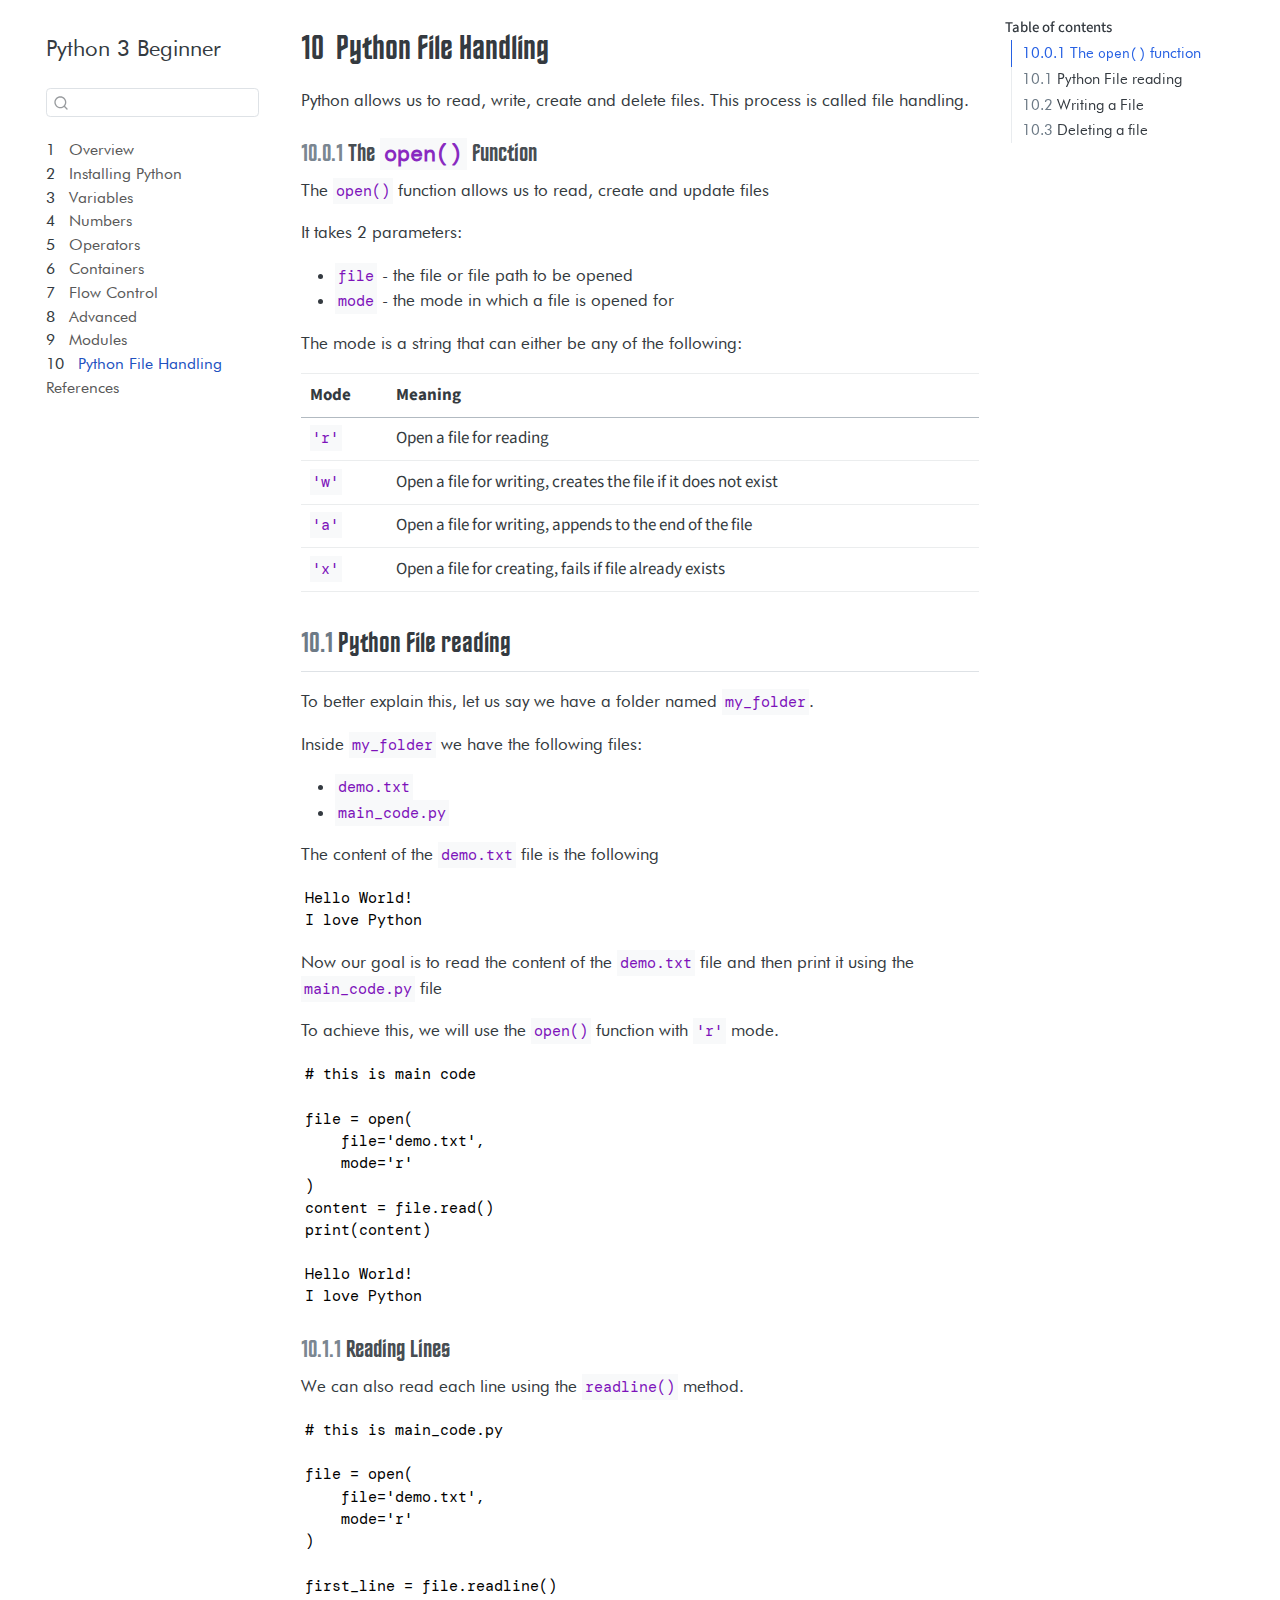
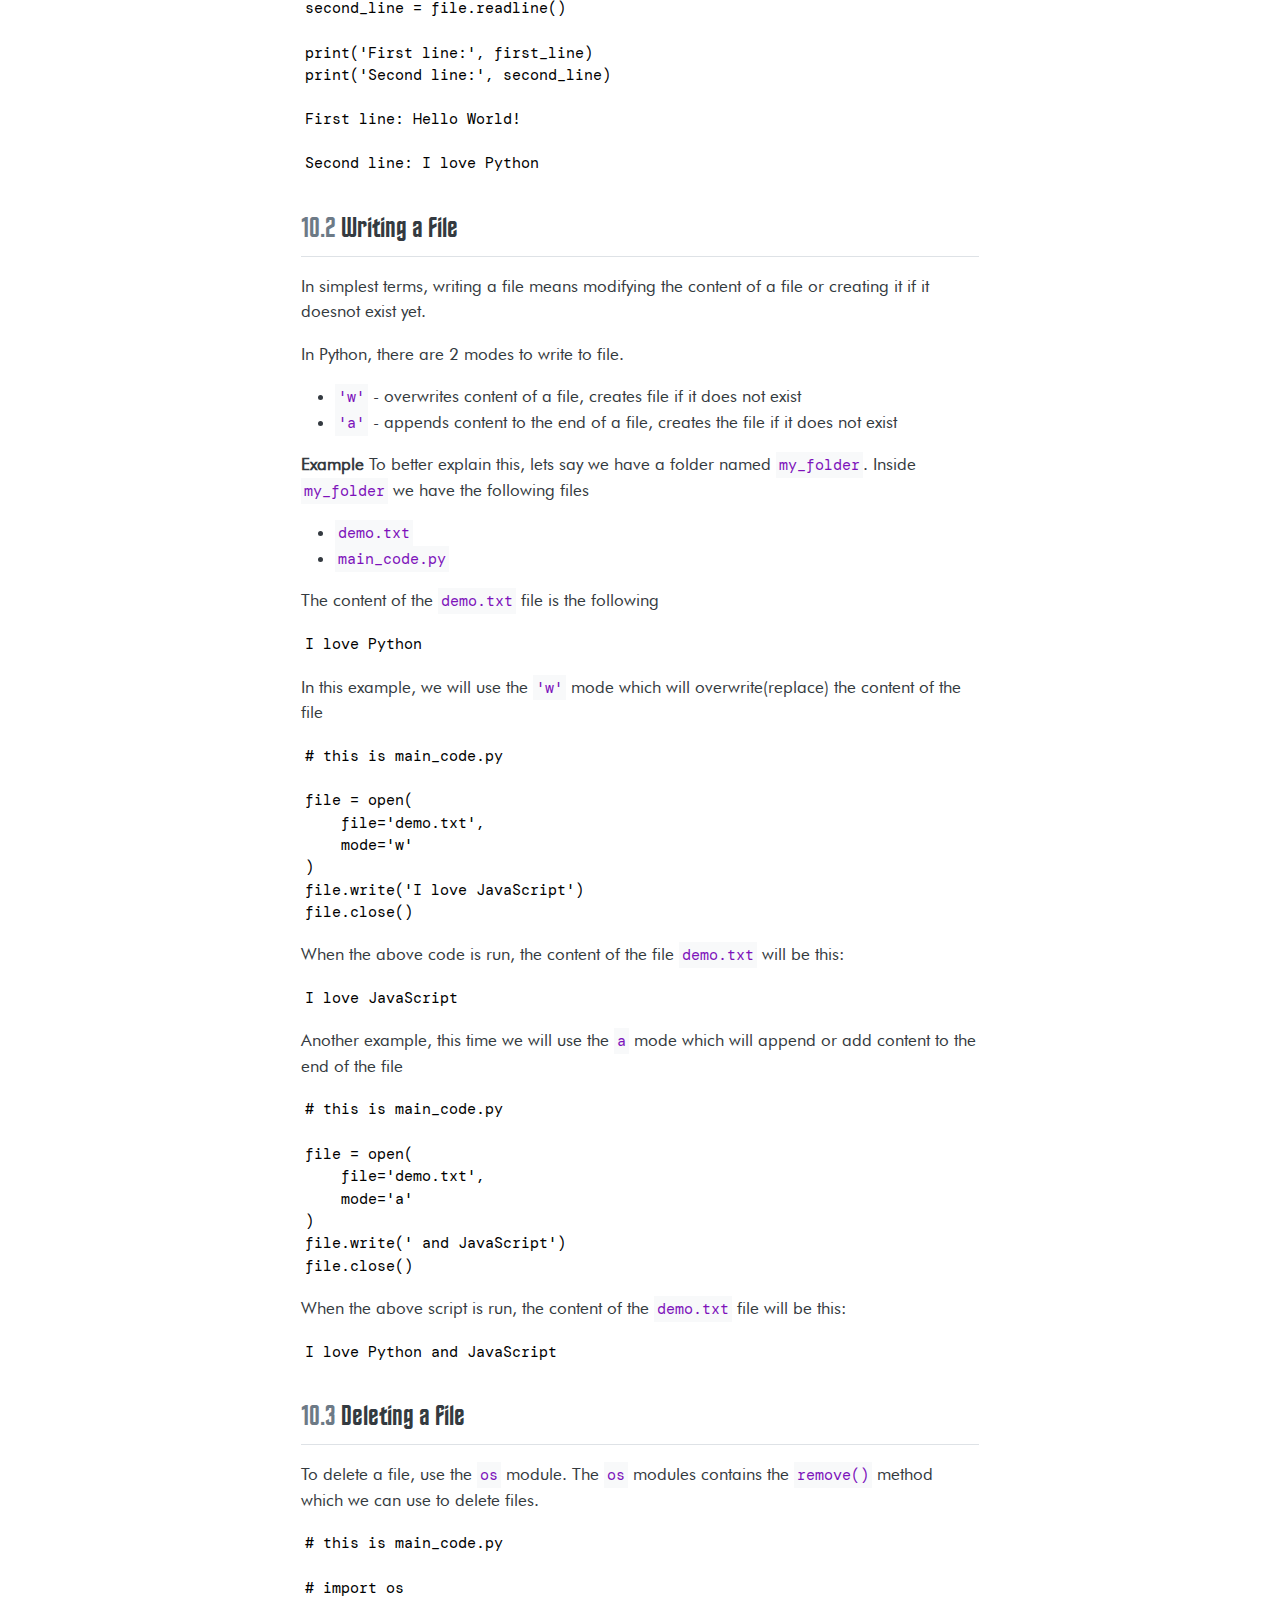
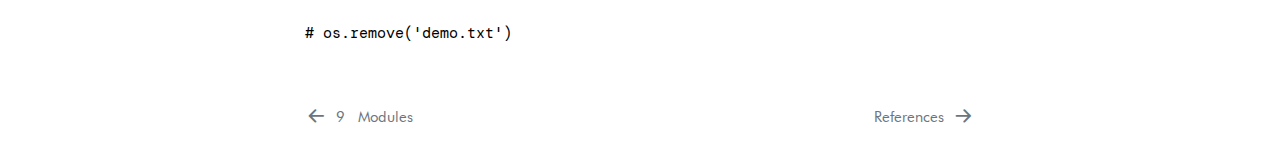
<file: 09_file_handling.html>
<!DOCTYPE html>
<html xmlns="http://www.w3.org/1999/xhtml" lang="en" xml:lang="en"><head>

<meta charset="utf-8">
<meta name="generator" content="quarto-1.4.554">

<meta name="viewport" content="width=device-width, initial-scale=1.0, user-scalable=yes">


<title>Python 3 Beginner - 10&nbsp; Python File Handling</title>
<style>
code{white-space: pre-wrap;}
span.smallcaps{font-variant: small-caps;}
div.columns{display: flex; gap: min(4vw, 1.5em);}
div.column{flex: auto; overflow-x: auto;}
div.hanging-indent{margin-left: 1.5em; text-indent: -1.5em;}
ul.task-list{list-style: none;}
ul.task-list li input[type="checkbox"] {
  width: 0.8em;
  margin: 0 0.8em 0.2em -1em; /* quarto-specific, see https://github.com/quarto-dev/quarto-cli/issues/4556 */ 
  vertical-align: middle;
}
</style>


<script src="site_libs/quarto-nav/quarto-nav.js"></script>
<script src="site_libs/quarto-nav/headroom.min.js"></script>
<script src="site_libs/clipboard/clipboard.min.js"></script>
<script src="site_libs/quarto-search/autocomplete.umd.js"></script>
<script src="site_libs/quarto-search/fuse.min.js"></script>
<script src="site_libs/quarto-search/quarto-search.js"></script>
<meta name="quarto:offset" content="./">
<link href="./references.html" rel="next">
<link href="./08_modules.html" rel="prev">
<script src="site_libs/quarto-html/quarto.js"></script>
<script src="site_libs/quarto-html/popper.min.js"></script>
<script src="site_libs/quarto-html/tippy.umd.min.js"></script>
<script src="site_libs/quarto-html/anchor.min.js"></script>
<link href="site_libs/quarto-html/tippy.css" rel="stylesheet">
<link href="site_libs/quarto-html/quarto-syntax-highlighting.css" rel="stylesheet" id="quarto-text-highlighting-styles">
<script src="site_libs/bootstrap/bootstrap.min.js"></script>
<link href="site_libs/bootstrap/bootstrap-icons.css" rel="stylesheet">
<link href="site_libs/bootstrap/bootstrap.min.css" rel="stylesheet" id="quarto-bootstrap" data-mode="light">
<script id="quarto-search-options" type="application/json">{
  "location": "sidebar",
  "copy-button": false,
  "collapse-after": 3,
  "panel-placement": "start",
  "type": "textbox",
  "limit": 50,
  "keyboard-shortcut": [
    "f",
    "/",
    "s"
  ],
  "show-item-context": false,
  "language": {
    "search-no-results-text": "No results",
    "search-matching-documents-text": "matching documents",
    "search-copy-link-title": "Copy link to search",
    "search-hide-matches-text": "Hide additional matches",
    "search-more-match-text": "more match in this document",
    "search-more-matches-text": "more matches in this document",
    "search-clear-button-title": "Clear",
    "search-text-placeholder": "",
    "search-detached-cancel-button-title": "Cancel",
    "search-submit-button-title": "Submit",
    "search-label": "Search"
  }
}</script>


<link rel="stylesheet" href="styles.css">
</head>

<body class="nav-sidebar floating">

<div id="quarto-search-results"></div>
  <header id="quarto-header" class="headroom fixed-top">
  <nav class="quarto-secondary-nav">
    <div class="container-fluid d-flex">
      <button type="button" class="quarto-btn-toggle btn" data-bs-toggle="collapse" data-bs-target=".quarto-sidebar-collapse-item" aria-controls="quarto-sidebar" aria-expanded="false" aria-label="Toggle sidebar navigation" onclick="if (window.quartoToggleHeadroom) { window.quartoToggleHeadroom(); }">
        <i class="bi bi-layout-text-sidebar-reverse"></i>
      </button>
        <nav class="quarto-page-breadcrumbs" aria-label="breadcrumb"><ol class="breadcrumb"><li class="breadcrumb-item"><a href="./09_file_handling.html"><span class="chapter-number">10</span>&nbsp; <span class="chapter-title">Python File Handling</span></a></li></ol></nav>
        <a class="flex-grow-1" role="button" data-bs-toggle="collapse" data-bs-target=".quarto-sidebar-collapse-item" aria-controls="quarto-sidebar" aria-expanded="false" aria-label="Toggle sidebar navigation" onclick="if (window.quartoToggleHeadroom) { window.quartoToggleHeadroom(); }">      
        </a>
      <button type="button" class="btn quarto-search-button" aria-label="" onclick="window.quartoOpenSearch();">
        <i class="bi bi-search"></i>
      </button>
    </div>
  </nav>
</header>
<!-- content -->
<div id="quarto-content" class="quarto-container page-columns page-rows-contents page-layout-article">
<!-- sidebar -->
  <nav id="quarto-sidebar" class="sidebar collapse collapse-horizontal quarto-sidebar-collapse-item sidebar-navigation floating overflow-auto">
    <div class="pt-lg-2 mt-2 text-left sidebar-header">
    <div class="sidebar-title mb-0 py-0">
      <a href="./">Python 3 Beginner</a> 
    </div>
      </div>
        <div class="mt-2 flex-shrink-0 align-items-center">
        <div class="sidebar-search">
        <div id="quarto-search" class="" title="Search"></div>
        </div>
        </div>
    <div class="sidebar-menu-container"> 
    <ul class="list-unstyled mt-1">
        <li class="sidebar-item">
  <div class="sidebar-item-container"> 
  <a href="./index.html" class="sidebar-item-text sidebar-link">
 <span class="menu-text"><span class="chapter-number">1</span>&nbsp; <span class="chapter-title">Overview</span></span></a>
  </div>
</li>
        <li class="sidebar-item">
  <div class="sidebar-item-container"> 
  <a href="./01_basics.html" class="sidebar-item-text sidebar-link">
 <span class="menu-text"><span class="chapter-number">2</span>&nbsp; <span class="chapter-title">Installing Python</span></span></a>
  </div>
</li>
        <li class="sidebar-item">
  <div class="sidebar-item-container"> 
  <a href="./02_variables.html" class="sidebar-item-text sidebar-link">
 <span class="menu-text"><span class="chapter-number">3</span>&nbsp; <span class="chapter-title">Variables</span></span></a>
  </div>
</li>
        <li class="sidebar-item">
  <div class="sidebar-item-container"> 
  <a href="./03_numbers.html" class="sidebar-item-text sidebar-link">
 <span class="menu-text"><span class="chapter-number">4</span>&nbsp; <span class="chapter-title">Numbers</span></span></a>
  </div>
</li>
        <li class="sidebar-item">
  <div class="sidebar-item-container"> 
  <a href="./04_operators.html" class="sidebar-item-text sidebar-link">
 <span class="menu-text"><span class="chapter-number">5</span>&nbsp; <span class="chapter-title">Operators</span></span></a>
  </div>
</li>
        <li class="sidebar-item">
  <div class="sidebar-item-container"> 
  <a href="./05_containers.html" class="sidebar-item-text sidebar-link">
 <span class="menu-text"><span class="chapter-number">6</span>&nbsp; <span class="chapter-title">Containers</span></span></a>
  </div>
</li>
        <li class="sidebar-item">
  <div class="sidebar-item-container"> 
  <a href="./06_flow_control.html" class="sidebar-item-text sidebar-link">
 <span class="menu-text"><span class="chapter-number">7</span>&nbsp; <span class="chapter-title">Flow Control</span></span></a>
  </div>
</li>
        <li class="sidebar-item">
  <div class="sidebar-item-container"> 
  <a href="./07_advanced.html" class="sidebar-item-text sidebar-link">
 <span class="menu-text"><span class="chapter-number">8</span>&nbsp; <span class="chapter-title">Advanced</span></span></a>
  </div>
</li>
        <li class="sidebar-item">
  <div class="sidebar-item-container"> 
  <a href="./08_modules.html" class="sidebar-item-text sidebar-link">
 <span class="menu-text"><span class="chapter-number">9</span>&nbsp; <span class="chapter-title">Modules</span></span></a>
  </div>
</li>
        <li class="sidebar-item">
  <div class="sidebar-item-container"> 
  <a href="./09_file_handling.html" class="sidebar-item-text sidebar-link active">
 <span class="menu-text"><span class="chapter-number">10</span>&nbsp; <span class="chapter-title">Python File Handling</span></span></a>
  </div>
</li>
        <li class="sidebar-item">
  <div class="sidebar-item-container"> 
  <a href="./references.html" class="sidebar-item-text sidebar-link">
 <span class="menu-text">References</span></a>
  </div>
</li>
    </ul>
    </div>
</nav>
<div id="quarto-sidebar-glass" class="quarto-sidebar-collapse-item" data-bs-toggle="collapse" data-bs-target=".quarto-sidebar-collapse-item"></div>
<!-- margin-sidebar -->
    <div id="quarto-margin-sidebar" class="sidebar margin-sidebar">
        <nav id="TOC" role="doc-toc" class="toc-active">
    <h2 id="toc-title">Table of contents</h2>
   
  <ul>
  <li><a href="#the-open-function" id="toc-the-open-function" class="nav-link active" data-scroll-target="#the-open-function"><span class="header-section-number">10.0.1</span> The <code>open()</code> function</a></li>
  <li><a href="#python-file-reading" id="toc-python-file-reading" class="nav-link" data-scroll-target="#python-file-reading"><span class="header-section-number">10.1</span> Python File reading</a>
  <ul class="collapse">
  <li><a href="#reading-lines" id="toc-reading-lines" class="nav-link" data-scroll-target="#reading-lines"><span class="header-section-number">10.1.1</span> Reading Lines</a></li>
  </ul></li>
  <li><a href="#writing-a-file" id="toc-writing-a-file" class="nav-link" data-scroll-target="#writing-a-file"><span class="header-section-number">10.2</span> Writing a File</a></li>
  <li><a href="#deleting-a-file" id="toc-deleting-a-file" class="nav-link" data-scroll-target="#deleting-a-file"><span class="header-section-number">10.3</span> Deleting a file</a></li>
  </ul>
</nav>
    </div>
<!-- main -->
<main class="content" id="quarto-document-content">

<header id="title-block-header" class="quarto-title-block default">
<div class="quarto-title">
<h1 class="title"><span class="chapter-number">10</span>&nbsp; <span class="chapter-title">Python File Handling</span></h1>
</div>



<div class="quarto-title-meta">

    
  
    
  </div>
  


</header>


<p>Python allows us to read, write, create and delete files. This process is called file handling.</p>
<section id="the-open-function" class="level3" data-number="10.0.1">
<h3 data-number="10.0.1" class="anchored" data-anchor-id="the-open-function"><span class="header-section-number">10.0.1</span> The <code>open()</code> function</h3>
<p>The <code>open()</code> function allows us to read, create and update files</p>
<p>It takes 2 parameters:</p>
<ul>
<li><code>file</code> - the file or file path to be opened</li>
<li><code>mode</code> - the mode in which a file is opened for</li>
</ul>
<p>The mode is a string that can either be any of the following:</p>
<table class="table">
<thead>
<tr class="header">
<th>Mode</th>
<th>Meaning</th>
</tr>
</thead>
<tbody>
<tr class="odd">
<td><code>'r'</code></td>
<td>Open a file for reading</td>
</tr>
<tr class="even">
<td><code>'w'</code></td>
<td>Open a file for writing, creates the file if it does not exist</td>
</tr>
<tr class="odd">
<td><code>'a'</code></td>
<td>Open a file for writing, appends to the end of the file</td>
</tr>
<tr class="even">
<td><code>'x'</code></td>
<td>Open a file for creating, fails if file already exists</td>
</tr>
</tbody>
</table>
</section>
<section id="python-file-reading" class="level2" data-number="10.1">
<h2 data-number="10.1" class="anchored" data-anchor-id="python-file-reading"><span class="header-section-number">10.1</span> Python File reading</h2>
<p>To better explain this, let us say we have a folder named <code>my_folder</code>.</p>
<p>Inside <code>my_folder</code> we have the following files:</p>
<ul>
<li><code>demo.txt</code></li>
<li><code>main_code.py</code></li>
</ul>
<p>The content of the <code>demo.txt</code> file is the following</p>
<pre><code>Hello World!
I love Python</code></pre>
<p>Now our goal is to read the content of the <code>demo.txt</code> file and then print it using the <code>main_code.py</code> file</p>
<p>To achieve this, we will use the <code>open()</code> function with <code>'r'</code> mode.</p>
<pre><code># this is main code

file = open(
    file='demo.txt',
    mode='r'
)
content = file.read()
print(content)</code></pre>
<pre><code>Hello World!
I love Python</code></pre>
<section id="reading-lines" class="level3" data-number="10.1.1">
<h3 data-number="10.1.1" class="anchored" data-anchor-id="reading-lines"><span class="header-section-number">10.1.1</span> Reading Lines</h3>
<p>We can also read each line using the <code>readline()</code> method.</p>
<pre><code># this is main_code.py

file = open(
    file='demo.txt',
    mode='r'
)

first_line = file.readline()
second_line = file.readline()

print('First line:', first_line)
print('Second line:', second_line)</code></pre>
<pre><code>First line: Hello World!

Second line: I love Python</code></pre>
</section>
</section>
<section id="writing-a-file" class="level2" data-number="10.2">
<h2 data-number="10.2" class="anchored" data-anchor-id="writing-a-file"><span class="header-section-number">10.2</span> Writing a File</h2>
<p>In simplest terms, writing a file means modifying the content of a file or creating it if it doesnot exist yet.</p>
<p>In Python, there are 2 modes to write to file.</p>
<ul>
<li><code>'w'</code> - overwrites content of a file, creates file if it does not exist</li>
<li><code>'a'</code> - appends content to the end of a file, creates the file if it does not exist</li>
</ul>
<p><strong>Example</strong> To better explain this, lets say we have a folder named <code>my_folder</code>. Inside <code>my_folder</code> we have the following files</p>
<ul>
<li><code>demo.txt</code></li>
<li><code>main_code.py</code></li>
</ul>
<p>The content of the <code>demo.txt</code> file is the following</p>
<pre><code>I love Python</code></pre>
<p>In this example, we will use the <code>'w'</code> mode which will overwrite(replace) the content of the file</p>
<pre><code># this is main_code.py

file = open(
    file='demo.txt',
    mode='w'
)
file.write('I love JavaScript')
file.close()</code></pre>
<p>When the above code is run, the content of the file <code>demo.txt</code> will be this:</p>
<pre><code>I love JavaScript</code></pre>
<p>Another example, this time we will use the <code>a</code> mode which will append or add content to the end of the file</p>
<pre><code># this is main_code.py

file = open(
    file='demo.txt',
    mode='a'
)
file.write(' and JavaScript')
file.close()</code></pre>
<p>When the above script is run, the content of the <code>demo.txt</code> file will be this:</p>
<pre><code>I love Python and JavaScript</code></pre>
</section>
<section id="deleting-a-file" class="level2" data-number="10.3">
<h2 data-number="10.3" class="anchored" data-anchor-id="deleting-a-file"><span class="header-section-number">10.3</span> Deleting a file</h2>
<p>To delete a file, use the <code>os</code> module. The <code>os</code> modules contains the <code>remove()</code> method which we can use to delete files.</p>
<pre><code># this is main_code.py

# import os

# os.remove('demo.txt')</code></pre>


</section>

</main> <!-- /main -->
<script id="quarto-html-after-body" type="application/javascript">
window.document.addEventListener("DOMContentLoaded", function (event) {
  const toggleBodyColorMode = (bsSheetEl) => {
    const mode = bsSheetEl.getAttribute("data-mode");
    const bodyEl = window.document.querySelector("body");
    if (mode === "dark") {
      bodyEl.classList.add("quarto-dark");
      bodyEl.classList.remove("quarto-light");
    } else {
      bodyEl.classList.add("quarto-light");
      bodyEl.classList.remove("quarto-dark");
    }
  }
  const toggleBodyColorPrimary = () => {
    const bsSheetEl = window.document.querySelector("link#quarto-bootstrap");
    if (bsSheetEl) {
      toggleBodyColorMode(bsSheetEl);
    }
  }
  toggleBodyColorPrimary();  
  const icon = "";
  const anchorJS = new window.AnchorJS();
  anchorJS.options = {
    placement: 'right',
    icon: icon
  };
  anchorJS.add('.anchored');
  const isCodeAnnotation = (el) => {
    for (const clz of el.classList) {
      if (clz.startsWith('code-annotation-')) {                     
        return true;
      }
    }
    return false;
  }
  const clipboard = new window.ClipboardJS('.code-copy-button', {
    text: function(trigger) {
      const codeEl = trigger.previousElementSibling.cloneNode(true);
      for (const childEl of codeEl.children) {
        if (isCodeAnnotation(childEl)) {
          childEl.remove();
        }
      }
      return codeEl.innerText;
    }
  });
  clipboard.on('success', function(e) {
    // button target
    const button = e.trigger;
    // don't keep focus
    button.blur();
    // flash "checked"
    button.classList.add('code-copy-button-checked');
    var currentTitle = button.getAttribute("title");
    button.setAttribute("title", "Copied!");
    let tooltip;
    if (window.bootstrap) {
      button.setAttribute("data-bs-toggle", "tooltip");
      button.setAttribute("data-bs-placement", "left");
      button.setAttribute("data-bs-title", "Copied!");
      tooltip = new bootstrap.Tooltip(button, 
        { trigger: "manual", 
          customClass: "code-copy-button-tooltip",
          offset: [0, -8]});
      tooltip.show();    
    }
    setTimeout(function() {
      if (tooltip) {
        tooltip.hide();
        button.removeAttribute("data-bs-title");
        button.removeAttribute("data-bs-toggle");
        button.removeAttribute("data-bs-placement");
      }
      button.setAttribute("title", currentTitle);
      button.classList.remove('code-copy-button-checked');
    }, 1000);
    // clear code selection
    e.clearSelection();
  });
    var localhostRegex = new RegExp(/^(?:http|https):\/\/localhost\:?[0-9]*\//);
    var mailtoRegex = new RegExp(/^mailto:/);
      var filterRegex = new RegExp('/' + window.location.host + '/');
    var isInternal = (href) => {
        return filterRegex.test(href) || localhostRegex.test(href) || mailtoRegex.test(href);
    }
    // Inspect non-navigation links and adorn them if external
 	var links = window.document.querySelectorAll('a[href]:not(.nav-link):not(.navbar-brand):not(.toc-action):not(.sidebar-link):not(.sidebar-item-toggle):not(.pagination-link):not(.no-external):not([aria-hidden]):not(.dropdown-item):not(.quarto-navigation-tool)');
    for (var i=0; i<links.length; i++) {
      const link = links[i];
      if (!isInternal(link.href)) {
        // undo the damage that might have been done by quarto-nav.js in the case of
        // links that we want to consider external
        if (link.dataset.originalHref !== undefined) {
          link.href = link.dataset.originalHref;
        }
      }
    }
  function tippyHover(el, contentFn, onTriggerFn, onUntriggerFn) {
    const config = {
      allowHTML: true,
      maxWidth: 500,
      delay: 100,
      arrow: false,
      appendTo: function(el) {
          return el.parentElement;
      },
      interactive: true,
      interactiveBorder: 10,
      theme: 'quarto',
      placement: 'bottom-start',
    };
    if (contentFn) {
      config.content = contentFn;
    }
    if (onTriggerFn) {
      config.onTrigger = onTriggerFn;
    }
    if (onUntriggerFn) {
      config.onUntrigger = onUntriggerFn;
    }
    window.tippy(el, config); 
  }
  const noterefs = window.document.querySelectorAll('a[role="doc-noteref"]');
  for (var i=0; i<noterefs.length; i++) {
    const ref = noterefs[i];
    tippyHover(ref, function() {
      // use id or data attribute instead here
      let href = ref.getAttribute('data-footnote-href') || ref.getAttribute('href');
      try { href = new URL(href).hash; } catch {}
      const id = href.replace(/^#\/?/, "");
      const note = window.document.getElementById(id);
      if (note) {
        return note.innerHTML;
      } else {
        return "";
      }
    });
  }
  const xrefs = window.document.querySelectorAll('a.quarto-xref');
  const processXRef = (id, note) => {
    // Strip column container classes
    const stripColumnClz = (el) => {
      el.classList.remove("page-full", "page-columns");
      if (el.children) {
        for (const child of el.children) {
          stripColumnClz(child);
        }
      }
    }
    stripColumnClz(note)
    if (id === null || id.startsWith('sec-')) {
      // Special case sections, only their first couple elements
      const container = document.createElement("div");
      if (note.children && note.children.length > 2) {
        container.appendChild(note.children[0].cloneNode(true));
        for (let i = 1; i < note.children.length; i++) {
          const child = note.children[i];
          if (child.tagName === "P" && child.innerText === "") {
            continue;
          } else {
            container.appendChild(child.cloneNode(true));
            break;
          }
        }
        if (window.Quarto?.typesetMath) {
          window.Quarto.typesetMath(container);
        }
        return container.innerHTML
      } else {
        if (window.Quarto?.typesetMath) {
          window.Quarto.typesetMath(note);
        }
        return note.innerHTML;
      }
    } else {
      // Remove any anchor links if they are present
      const anchorLink = note.querySelector('a.anchorjs-link');
      if (anchorLink) {
        anchorLink.remove();
      }
      if (window.Quarto?.typesetMath) {
        window.Quarto.typesetMath(note);
      }
      // TODO in 1.5, we should make sure this works without a callout special case
      if (note.classList.contains("callout")) {
        return note.outerHTML;
      } else {
        return note.innerHTML;
      }
    }
  }
  for (var i=0; i<xrefs.length; i++) {
    const xref = xrefs[i];
    tippyHover(xref, undefined, function(instance) {
      instance.disable();
      let url = xref.getAttribute('href');
      let hash = undefined; 
      if (url.startsWith('#')) {
        hash = url;
      } else {
        try { hash = new URL(url).hash; } catch {}
      }
      if (hash) {
        const id = hash.replace(/^#\/?/, "");
        const note = window.document.getElementById(id);
        if (note !== null) {
          try {
            const html = processXRef(id, note.cloneNode(true));
            instance.setContent(html);
          } finally {
            instance.enable();
            instance.show();
          }
        } else {
          // See if we can fetch this
          fetch(url.split('#')[0])
          .then(res => res.text())
          .then(html => {
            const parser = new DOMParser();
            const htmlDoc = parser.parseFromString(html, "text/html");
            const note = htmlDoc.getElementById(id);
            if (note !== null) {
              const html = processXRef(id, note);
              instance.setContent(html);
            } 
          }).finally(() => {
            instance.enable();
            instance.show();
          });
        }
      } else {
        // See if we can fetch a full url (with no hash to target)
        // This is a special case and we should probably do some content thinning / targeting
        fetch(url)
        .then(res => res.text())
        .then(html => {
          const parser = new DOMParser();
          const htmlDoc = parser.parseFromString(html, "text/html");
          const note = htmlDoc.querySelector('main.content');
          if (note !== null) {
            // This should only happen for chapter cross references
            // (since there is no id in the URL)
            // remove the first header
            if (note.children.length > 0 && note.children[0].tagName === "HEADER") {
              note.children[0].remove();
            }
            const html = processXRef(null, note);
            instance.setContent(html);
          } 
        }).finally(() => {
          instance.enable();
          instance.show();
        });
      }
    }, function(instance) {
    });
  }
      let selectedAnnoteEl;
      const selectorForAnnotation = ( cell, annotation) => {
        let cellAttr = 'data-code-cell="' + cell + '"';
        let lineAttr = 'data-code-annotation="' +  annotation + '"';
        const selector = 'span[' + cellAttr + '][' + lineAttr + ']';
        return selector;
      }
      const selectCodeLines = (annoteEl) => {
        const doc = window.document;
        const targetCell = annoteEl.getAttribute("data-target-cell");
        const targetAnnotation = annoteEl.getAttribute("data-target-annotation");
        const annoteSpan = window.document.querySelector(selectorForAnnotation(targetCell, targetAnnotation));
        const lines = annoteSpan.getAttribute("data-code-lines").split(",");
        const lineIds = lines.map((line) => {
          return targetCell + "-" + line;
        })
        let top = null;
        let height = null;
        let parent = null;
        if (lineIds.length > 0) {
            //compute the position of the single el (top and bottom and make a div)
            const el = window.document.getElementById(lineIds[0]);
            top = el.offsetTop;
            height = el.offsetHeight;
            parent = el.parentElement.parentElement;
          if (lineIds.length > 1) {
            const lastEl = window.document.getElementById(lineIds[lineIds.length - 1]);
            const bottom = lastEl.offsetTop + lastEl.offsetHeight;
            height = bottom - top;
          }
          if (top !== null && height !== null && parent !== null) {
            // cook up a div (if necessary) and position it 
            let div = window.document.getElementById("code-annotation-line-highlight");
            if (div === null) {
              div = window.document.createElement("div");
              div.setAttribute("id", "code-annotation-line-highlight");
              div.style.position = 'absolute';
              parent.appendChild(div);
            }
            div.style.top = top - 2 + "px";
            div.style.height = height + 4 + "px";
            div.style.left = 0;
            let gutterDiv = window.document.getElementById("code-annotation-line-highlight-gutter");
            if (gutterDiv === null) {
              gutterDiv = window.document.createElement("div");
              gutterDiv.setAttribute("id", "code-annotation-line-highlight-gutter");
              gutterDiv.style.position = 'absolute';
              const codeCell = window.document.getElementById(targetCell);
              const gutter = codeCell.querySelector('.code-annotation-gutter');
              gutter.appendChild(gutterDiv);
            }
            gutterDiv.style.top = top - 2 + "px";
            gutterDiv.style.height = height + 4 + "px";
          }
          selectedAnnoteEl = annoteEl;
        }
      };
      const unselectCodeLines = () => {
        const elementsIds = ["code-annotation-line-highlight", "code-annotation-line-highlight-gutter"];
        elementsIds.forEach((elId) => {
          const div = window.document.getElementById(elId);
          if (div) {
            div.remove();
          }
        });
        selectedAnnoteEl = undefined;
      };
        // Handle positioning of the toggle
    window.addEventListener(
      "resize",
      throttle(() => {
        elRect = undefined;
        if (selectedAnnoteEl) {
          selectCodeLines(selectedAnnoteEl);
        }
      }, 10)
    );
    function throttle(fn, ms) {
    let throttle = false;
    let timer;
      return (...args) => {
        if(!throttle) { // first call gets through
            fn.apply(this, args);
            throttle = true;
        } else { // all the others get throttled
            if(timer) clearTimeout(timer); // cancel #2
            timer = setTimeout(() => {
              fn.apply(this, args);
              timer = throttle = false;
            }, ms);
        }
      };
    }
      // Attach click handler to the DT
      const annoteDls = window.document.querySelectorAll('dt[data-target-cell]');
      for (const annoteDlNode of annoteDls) {
        annoteDlNode.addEventListener('click', (event) => {
          const clickedEl = event.target;
          if (clickedEl !== selectedAnnoteEl) {
            unselectCodeLines();
            const activeEl = window.document.querySelector('dt[data-target-cell].code-annotation-active');
            if (activeEl) {
              activeEl.classList.remove('code-annotation-active');
            }
            selectCodeLines(clickedEl);
            clickedEl.classList.add('code-annotation-active');
          } else {
            // Unselect the line
            unselectCodeLines();
            clickedEl.classList.remove('code-annotation-active');
          }
        });
      }
  const findCites = (el) => {
    const parentEl = el.parentElement;
    if (parentEl) {
      const cites = parentEl.dataset.cites;
      if (cites) {
        return {
          el,
          cites: cites.split(' ')
        };
      } else {
        return findCites(el.parentElement)
      }
    } else {
      return undefined;
    }
  };
  var bibliorefs = window.document.querySelectorAll('a[role="doc-biblioref"]');
  for (var i=0; i<bibliorefs.length; i++) {
    const ref = bibliorefs[i];
    const citeInfo = findCites(ref);
    if (citeInfo) {
      tippyHover(citeInfo.el, function() {
        var popup = window.document.createElement('div');
        citeInfo.cites.forEach(function(cite) {
          var citeDiv = window.document.createElement('div');
          citeDiv.classList.add('hanging-indent');
          citeDiv.classList.add('csl-entry');
          var biblioDiv = window.document.getElementById('ref-' + cite);
          if (biblioDiv) {
            citeDiv.innerHTML = biblioDiv.innerHTML;
          }
          popup.appendChild(citeDiv);
        });
        return popup.innerHTML;
      });
    }
  }
});
</script>
<nav class="page-navigation">
  <div class="nav-page nav-page-previous">
      <a href="./08_modules.html" class="pagination-link" aria-label="Modules">
        <i class="bi bi-arrow-left-short"></i> <span class="nav-page-text"><span class="chapter-number">9</span>&nbsp; <span class="chapter-title">Modules</span></span>
      </a>          
  </div>
  <div class="nav-page nav-page-next">
      <a href="./references.html" class="pagination-link" aria-label="References">
        <span class="nav-page-text">References</span> <i class="bi bi-arrow-right-short"></i>
      </a>
  </div>
</nav>
</div> <!-- /content -->




</body></html>
</file>
<file: site_libs/quarto-html/tippy.css>
.tippy-box[data-animation=fade][data-state=hidden]{opacity:0}[data-tippy-root]{max-width:calc(100vw - 10px)}.tippy-box{position:relative;background-color:#333;color:#fff;border-radius:4px;font-size:14px;line-height:1.4;white-space:normal;outline:0;transition-property:transform,visibility,opacity}.tippy-box[data-placement^=top]>.tippy-arrow{bottom:0}.tippy-box[data-placement^=top]>.tippy-arrow:before{bottom:-7px;left:0;border-width:8px 8px 0;border-top-color:initial;transform-origin:center top}.tippy-box[data-placement^=bottom]>.tippy-arrow{top:0}.tippy-box[data-placement^=bottom]>.tippy-arrow:before{top:-7px;left:0;border-width:0 8px 8px;border-bottom-color:initial;transform-origin:center bottom}.tippy-box[data-placement^=left]>.tippy-arrow{right:0}.tippy-box[data-placement^=left]>.tippy-arrow:before{border-width:8px 0 8px 8px;border-left-color:initial;right:-7px;transform-origin:center left}.tippy-box[data-placement^=right]>.tippy-arrow{left:0}.tippy-box[data-placement^=right]>.tippy-arrow:before{left:-7px;border-width:8px 8px 8px 0;border-right-color:initial;transform-origin:center right}.tippy-box[data-inertia][data-state=visible]{transition-timing-function:cubic-bezier(.54,1.5,.38,1.11)}.tippy-arrow{width:16px;height:16px;color:#333}.tippy-arrow:before{content:"";position:absolute;border-color:transparent;border-style:solid}.tippy-content{position:relative;padding:5px 9px;z-index:1}
</file>
<file: site_libs/quarto-html/quarto-syntax-highlighting.css>
/* quarto syntax highlight colors */
:root {
  --quarto-hl-ot-color: #003B4F;
  --quarto-hl-at-color: #657422;
  --quarto-hl-ss-color: #20794D;
  --quarto-hl-an-color: #5E5E5E;
  --quarto-hl-fu-color: #4758AB;
  --quarto-hl-st-color: #20794D;
  --quarto-hl-cf-color: #003B4F;
  --quarto-hl-op-color: #5E5E5E;
  --quarto-hl-er-color: #AD0000;
  --quarto-hl-bn-color: #AD0000;
  --quarto-hl-al-color: #AD0000;
  --quarto-hl-va-color: #111111;
  --quarto-hl-bu-color: inherit;
  --quarto-hl-ex-color: inherit;
  --quarto-hl-pp-color: #AD0000;
  --quarto-hl-in-color: #5E5E5E;
  --quarto-hl-vs-color: #20794D;
  --quarto-hl-wa-color: #5E5E5E;
  --quarto-hl-do-color: #5E5E5E;
  --quarto-hl-im-color: #00769E;
  --quarto-hl-ch-color: #20794D;
  --quarto-hl-dt-color: #AD0000;
  --quarto-hl-fl-color: #AD0000;
  --quarto-hl-co-color: #5E5E5E;
  --quarto-hl-cv-color: #5E5E5E;
  --quarto-hl-cn-color: #8f5902;
  --quarto-hl-sc-color: #5E5E5E;
  --quarto-hl-dv-color: #AD0000;
  --quarto-hl-kw-color: #003B4F;
}

/* other quarto variables */
:root {
  --quarto-font-monospace: SFMono-Regular, Menlo, Monaco, Consolas, "Liberation Mono", "Courier New", monospace;
}

pre > code.sourceCode > span {
  color: #003B4F;
}

code span {
  color: #003B4F;
}

code.sourceCode > span {
  color: #003B4F;
}

div.sourceCode,
div.sourceCode pre.sourceCode {
  color: #003B4F;
}

code span.ot {
  color: #003B4F;
  font-style: inherit;
}

code span.at {
  color: #657422;
  font-style: inherit;
}

code span.ss {
  color: #20794D;
  font-style: inherit;
}

code span.an {
  color: #5E5E5E;
  font-style: inherit;
}

code span.fu {
  color: #4758AB;
  font-style: inherit;
}

code span.st {
  color: #20794D;
  font-style: inherit;
}

code span.cf {
  color: #003B4F;
  font-style: inherit;
}

code span.op {
  color: #5E5E5E;
  font-style: inherit;
}

code span.er {
  color: #AD0000;
  font-style: inherit;
}

code span.bn {
  color: #AD0000;
  font-style: inherit;
}

code span.al {
  color: #AD0000;
  font-style: inherit;
}

code span.va {
  color: #111111;
  font-style: inherit;
}

code span.bu {
  font-style: inherit;
}

code span.ex {
  font-style: inherit;
}

code span.pp {
  color: #AD0000;
  font-style: inherit;
}

code span.in {
  color: #5E5E5E;
  font-style: inherit;
}

code span.vs {
  color: #20794D;
  font-style: inherit;
}

code span.wa {
  color: #5E5E5E;
  font-style: italic;
}

code span.do {
  color: #5E5E5E;
  font-style: italic;
}

code span.im {
  color: #00769E;
  font-style: inherit;
}

code span.ch {
  color: #20794D;
  font-style: inherit;
}

code span.dt {
  color: #AD0000;
  font-style: inherit;
}

code span.fl {
  color: #AD0000;
  font-style: inherit;
}

code span.co {
  color: #5E5E5E;
  font-style: inherit;
}

code span.cv {
  color: #5E5E5E;
  font-style: italic;
}

code span.cn {
  color: #8f5902;
  font-style: inherit;
}

code span.sc {
  color: #5E5E5E;
  font-style: inherit;
}

code span.dv {
  color: #AD0000;
  font-style: inherit;
}

code span.kw {
  color: #003B4F;
  font-style: inherit;
}

.prevent-inlining {
  content: "</";
}

/*# sourceMappingURL=debc5d5d77c3f9108843748ff7464032.css.map */
</file>
<file: styles.css>
/* Fonts */
@font-face {
  font-family: "horta";
  src: url("./fonts/horta/Horta demo.otf") format("truetype");
}

@font-face {
  font-family: "futura";
  src: url("./fonts/futura/Futura Book font.ttf") format("truetype");
}

@font-face {
  font-family: "fira";
  src: url("./fonts/fira/FiraCodeiScript-master/FiraCodeiScript-Regular.ttf")
    format("truetype");
}

@font-face {
  font-family: "dm mono";
  src: url("./fonts/DM_Mono/DMMono-Regular.ttf") format("truetype");
}

.video-wrapper {
  position: relative;
  padding-bottom: 56.25%; /* 16:9 aspect ratio (for 100% width) */
  height: 0;
}

.video-iframe {
  position: absolute;
  top: 0;
  left: 0;
  width: 100%;
  height: 100%;
}

.navbar {
  background-color: #3a6e68;
  color: white;
}

p,
a,
li {
  font-family: "futura";
}

h1,
h2,
h3,
h4 {
  font-family: "horta";
}

code {
  font-family: "dm mono";
}

.cell {
  margin-bottom: 1rem;
}

.cell > .sourceCode {
  margin-bottom: 0;
}

.cell-output > pre {
  margin-bottom: 0;
}

.cell-output > pre,
.cell-output > .sourceCode > pre,
.cell-output-stdout > pre {
  margin-left: 0.8rem;
  margin-top: 0;
  background: none;
  border-left: 2px solid lightsalmon;
  border-top-left-radius: 0;
  border-top-right-radius: 0;
}

.cell-output > .sourceCode {
  border: none;
}

.cell-output > .sourceCode {
  background: none;
  margin-top: 0;
}

div.description {
  padding-left: 2px;
  padding-top: 5px;
  font-style: italic;
  font-size: 135%;
  opacity: 70%;
}
</file>
